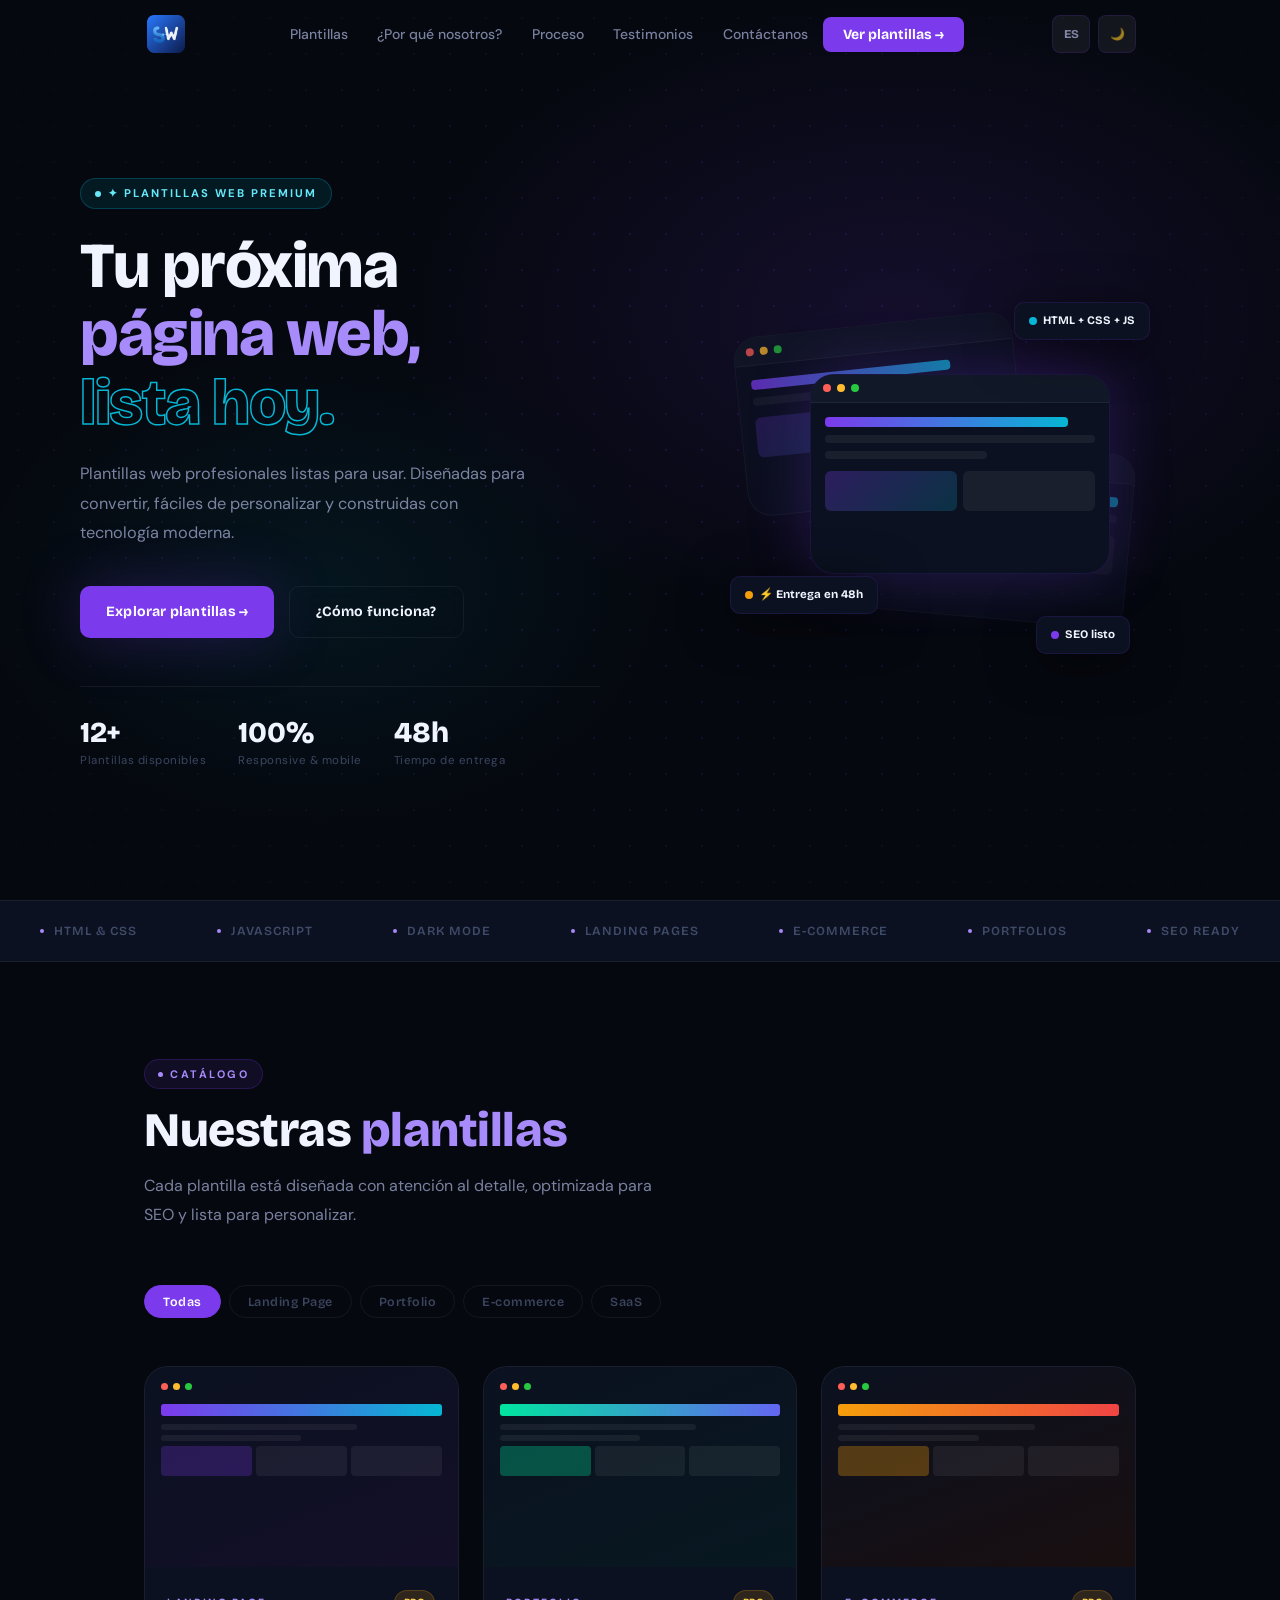
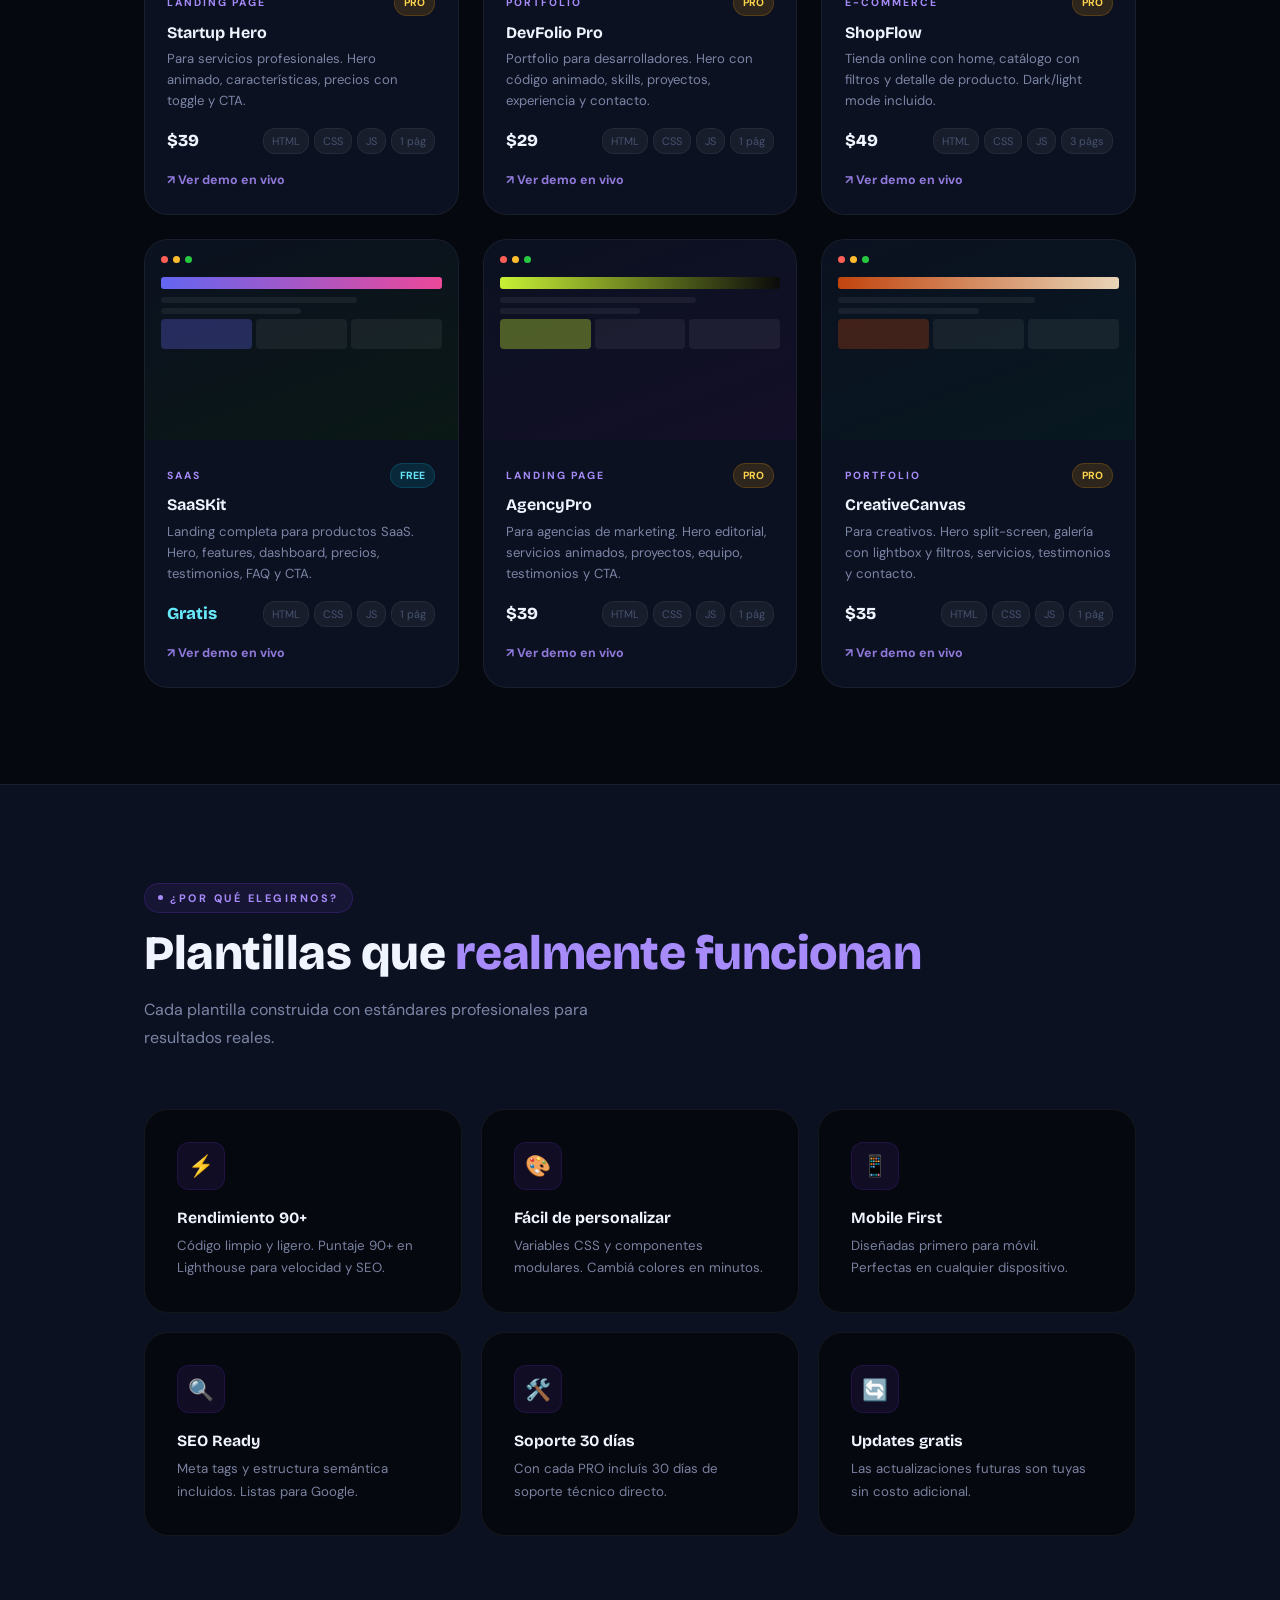
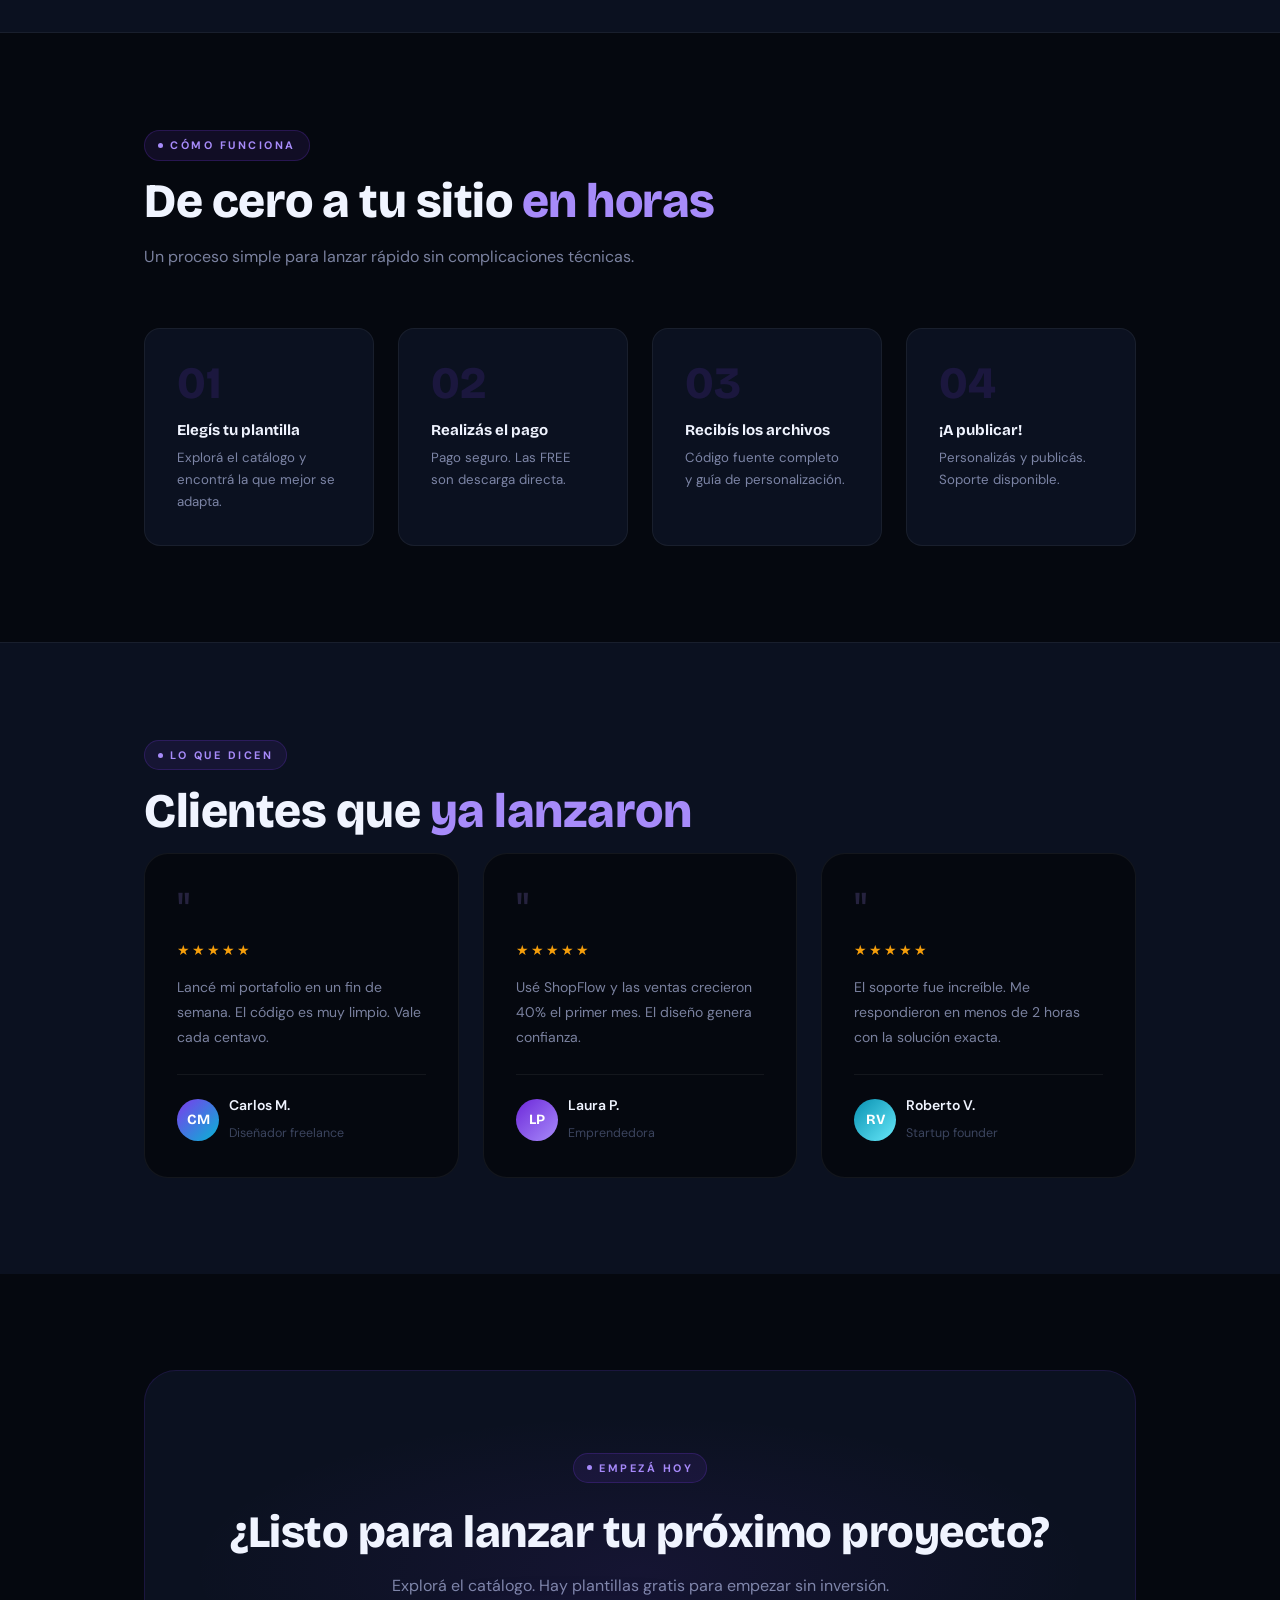
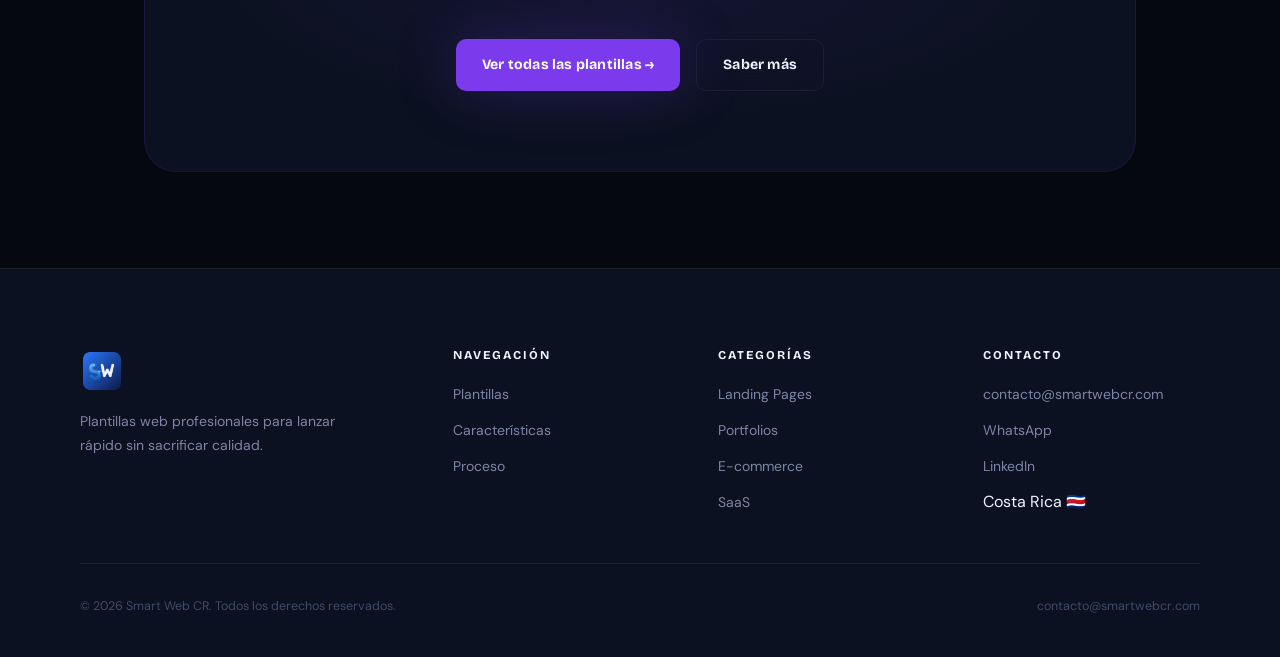
<file: index.html>
<!DOCTYPE html>
<html lang="es" data-theme="dark" data-lang="es">
<head>
  <meta charset="UTF-8"/>
  <meta name="viewport" content="width=device-width, initial-scale=1.0"/>
  <title>Smart Web CR — Plantillas Web Premium</title>
  <meta name="description" content="Plantillas web profesionales diseñadas para convertir. Listas para usar, fáciles de personalizar."/>
  <meta name="robots" content="index, follow"/>

  <!-- Open Graph / Facebook -->
  <meta property="og:type" content="website"/>
  <meta property="og:url" content="https://smartwebcr.com/"/>
  <meta property="og:title" content="Smart Web CR — Plantillas Web Premium"/>
  <meta property="og:description" content="Plantillas web profesionales diseñadas para convertir. Listas para usar, fáciles de personalizar."/>
  <meta property="og:image" content="https://smartwebcr.com/imagenes/logo-smartwebcr.png"/>

  <!-- Twitter -->
  <meta property="twitter:card" content="summary_large_image"/>
  <meta property="twitter:title" content="Smart Web CR — Plantillas Web Premium"/>
  <meta property="twitter:description" content="Plantillas web profesionales diseñadas para convertir. Listas para usar, fáciles de personalizar."/>
  <meta property="twitter:image" content="https://smartwebcr.com/imagenes/logo-smartwebcr.png"/>

  <link rel="icon" href="favicon.ico"/>
  <link rel="apple-touch-icon" href="apple-touch-icon.png"/>
  <link rel="stylesheet" href="css/main.css"/>
</head>
<body>

<!-- ══ NAV ══ -->
<nav id="main-nav">
  <div class="nav-inner">
    <a href="index.html" class="nav-logo">
      <img src="imagenes/logo-smartwebcr.png" alt="Smart Web CR"/>
    </a>
    <ul class="nav-links" id="nav-links">
      <li><a href="#templates" class="es">Plantillas</a>     <a href="#templates" class="en">Templates</a></li>
      <li><a href="#features"  class="es">¿Por qué nosotros?</a> <a href="#features" class="en">Why us?</a></li>
      <li><a href="#process"   class="es">Proceso</a>         <a href="#process"   class="en">Process</a></li>
      <li><a href="#testimonials" class="es">Testimonios</a>  <a href="#testimonials" class="en">Reviews</a></li>
      <li><a href="#footer" class="es">Contáctanos</a><a href="#footer" class="en">Contact us</a></li>
      <li><a href="#cta" class="nav-cta es">Ver plantillas →</a>
          <a href="#cta" class="nav-cta en">Browse templates →</a></li>
    </ul>
    <div class="nav-right">
      <button class="nav-btn" id="lang-btn">ES</button>
      <button class="nav-btn" id="theme-btn">🌙</button>
      <button class="nav-hamburger" id="hamburger" aria-label="Menú">
        <span></span><span></span><span></span>
      </button>
    </div>
  </div>
</nav>

<!-- ══ HERO ══ -->
<section id="hero">
  <div class="hero-mesh"></div>
  <div class="hero-dots"></div>
  <div class="hero-inner">
    <div>
      <div class="hero-badge es">✦ Plantillas web premium</div>
      <div class="hero-badge en">✦ Premium web templates</div>

      <h1 class="hero-h1 es">
        Tu próxima<br>
        <span class="accent">página web,</span>
        <span class="stroke">lista hoy.</span>
      </h1>
      <h1 class="hero-h1 en">
        Your next<br>
        <span class="accent">website,</span>
        <span class="stroke">ready today.</span>
      </h1>

      <p class="hero-p es">Plantillas web profesionales listas para usar. Diseñadas para convertir, fáciles de personalizar y construidas con tecnología moderna.</p>
      <p class="hero-p en">Professional web templates ready to use. Designed to convert, easy to customize, and built with modern technology.</p>

      <div class="hero-btns">
        <a href="#templates" class="btn btn-purple es">Explorar plantillas →</a>
        <a href="#templates" class="btn btn-purple en">Browse templates →</a>
        <a href="#process"   class="btn btn-outline es">¿Cómo funciona?</a>
        <a href="#process"   class="btn btn-outline en">How it works?</a>
      </div>

      <div class="hero-metrics">
        <div>
          <div class="metric-num" data-count="12" data-suffix="+">0+</div>
          <div class="metric-label es">Plantillas disponibles</div>
          <div class="metric-label en">Templates available</div>
        </div>
        <div>
          <div class="metric-num" data-count="100" data-suffix="%">0%</div>
          <div class="metric-label">Responsive & mobile</div>
        </div>
        <div>
          <div class="metric-num" data-count="48" data-suffix="h">0h</div>
          <div class="metric-label es">Tiempo de entrega</div>
          <div class="metric-label en">Delivery time</div>
        </div>
      </div>
    </div>

    <div class="hero-visual">
      <div class="preview-stack">
        <div class="preview-card">
          <div class="pc-bar"><div class="pc-dot"></div><div class="pc-dot"></div><div class="pc-dot"></div></div>
          <div class="pc-body"><div class="pc-line accent w90"></div><div class="pc-line w70"></div><div class="pc-line w60"></div><div class="pc-blocks"><div class="pc-block"></div><div class="pc-block"></div></div></div>
        </div>
        <div class="preview-card">
          <div class="pc-bar"><div class="pc-dot"></div><div class="pc-dot"></div><div class="pc-dot"></div></div>
          <div class="pc-body"><div class="pc-line accent w80"></div><div class="pc-line w60"></div><div class="pc-blocks"><div class="pc-block"></div><div class="pc-block"></div></div></div>
        </div>
        <div class="preview-card">
          <div class="pc-bar"><div class="pc-dot"></div><div class="pc-dot"></div><div class="pc-dot"></div></div>
          <div class="pc-body"><div class="pc-line accent"></div><div class="pc-line w70"></div><div class="pc-blocks"><div class="pc-block"></div><div class="pc-block"></div></div></div>
        </div>
        <div class="float-badge fb-1"><div class="fb-dot"></div><span>HTML + CSS + JS</span></div>
        <div class="float-badge fb-2"><div class="fb-dot a"></div><span class="es">⚡ Entrega en 48h</span><span class="en">⚡ 48h delivery</span></div>
        <div class="float-badge fb-3"><div class="fb-dot p"></div><span class="es">SEO listo</span><span class="en">SEO ready</span></div>
      </div>
    </div>
  </div>
</section>

<!-- ══ MARQUEE ══ -->
<div id="marquee">
  <div class="marquee-track">
    <span class="marquee-item"><span class="dot"></span>HTML &amp; CSS</span>
    <span class="marquee-item"><span class="dot"></span>JavaScript</span>
    <span class="marquee-item"><span class="dot"></span>Dark Mode</span>
    <span class="marquee-item"><span class="dot"></span>Landing Pages</span>
    <span class="marquee-item"><span class="dot"></span>E-commerce</span>
    <span class="marquee-item"><span class="dot"></span>Portfolios</span>
    <span class="marquee-item"><span class="dot"></span>SEO Ready</span>
    <span class="marquee-item"><span class="dot"></span>Mobile First</span>
    <span class="marquee-item"><span class="dot"></span>HTML &amp; CSS</span>
    <span class="marquee-item"><span class="dot"></span>JavaScript</span>
    <span class="marquee-item"><span class="dot"></span>Dark Mode</span>
    <span class="marquee-item"><span class="dot"></span>Landing Pages</span>
    <span class="marquee-item"><span class="dot"></span>E-commerce</span>
    <span class="marquee-item"><span class="dot"></span>Portfolios</span>
    <span class="marquee-item"><span class="dot"></span>SEO Ready</span>
    <span class="marquee-item"><span class="dot"></span>Mobile First</span>
  </div>
</div>

<!-- ══ TEMPLATES ══ -->
<section id="templates" style="padding:6rem 0">
  <div class="section-inner">
    <span class="tag es">Catálogo</span>
    <span class="tag en">Catalog</span>
    <h2 class="h-title es">Nuestras <em>plantillas</em></h2>
    <h2 class="h-title en">Our <em>templates</em></h2>
    <p class="h-sub es">Cada plantilla está diseñada con atención al detalle, optimizada para SEO y lista para personalizar.</p>
    <p class="h-sub en">Each template is crafted with attention to detail, optimized for SEO, and ready to customize.</p>

    <div class="filter-bar">
      <button class="filter-btn active" data-filter="all"><span class="es">Todas</span><span class="en">All</span></button>
      <button class="filter-btn" data-filter="landing">Landing Page</button>
      <button class="filter-btn" data-filter="portfolio">Portfolio</button>
      <button class="filter-btn" data-filter="ecommerce">E-commerce</button>
      <button class="filter-btn" data-filter="saas">SaaS</button>
    </div>

    <div class="tpl-grid">

     <!-- Startup Hero ✅ DEMO EN VIVO -->
<div class="tpl-card reveal up" data-cat="landing">
  <div class="tpl-preview">
    <div class="tpl-preview-inner">
      <div class="tpl-browser"><span></span><span></span><span></span></div>
      <div class="tpl-hero-bar"></div>
      <div class="tpl-lines">
        <div class="tpl-line w70"></div><div class="tpl-line w50"></div>
        <div class="tpl-blocks"><div class="tpl-block"></div><div class="tpl-block"></div><div class="tpl-block"></div></div>
      </div>
    </div>
    <div class="tpl-overlay">
      <button class="tpl-overlay-btn" onclick="window.open('pages/startup-hero.html','_blank')">Ver demo →</button>
    </div>
  </div>
  <div class="tpl-body">
    <div class="tpl-meta"><span class="tpl-cat">Landing Page</span><span class="tpl-badge badge-pro">PRO</span></div>
    <h3>Startup Hero</h3>
    <p class="es">Para servicios profesionales. Hero animado, características, precios con toggle y CTA.</p>
    <p class="en">For professional services. Animated hero, features, toggle pricing and CTA.</p>
    <div class="tpl-price">
      <span class="price">$39</span>
      <div class="tpl-chips"><span class="tpl-chip">HTML</span><span class="tpl-chip">CSS</span><span class="tpl-chip">JS</span><span class="tpl-chip">1 pág</span></div>
    </div>
    <a href="pages/startup-hero.html" target="_blank" class="demo-link">
      <span class="es">↗ Ver demo en vivo</span>
      <span class="en">↗ View live demo</span>
    </a>
  </div>
</div>

<!-- DevFolio Pro ✅ DEMO EN VIVO -->
<div class="tpl-card reveal up" data-cat="portfolio" style="transition-delay:.1s">
  <div class="tpl-preview">
    <div class="tpl-preview-inner">
      <div class="tpl-browser"><span></span><span></span><span></span></div>
      <div class="tpl-hero-bar" style="background:linear-gradient(90deg,#00E5A0,#6366F1)"></div>
      <div class="tpl-lines">
        <div class="tpl-line w70"></div><div class="tpl-line w50"></div>
        <div class="tpl-blocks">
          <div class="tpl-block" style="background:rgba(0,229,160,.3)"></div>
          <div class="tpl-block"></div>
          <div class="tpl-block"></div>
        </div>
      </div>
    </div>
    <div class="tpl-overlay">
      <button class="tpl-overlay-btn" onclick="window.open('pages/devfolio-pro.html','_blank')">Ver demo →</button>
    </div>
  </div>
  <div class="tpl-body">
    <div class="tpl-meta">
      <span class="tpl-cat">Portfolio</span>
      <span class="tpl-badge badge-pro">PRO</span>
    </div>
    <h3>DevFolio Pro</h3>
    <p class="es">Portfolio para desarrolladores. Hero con código animado, skills, proyectos, experiencia y contacto.</p>
    <p class="en">Developer portfolio. Animated code hero, skills, projects, experience and contact.</p>
    <div class="tpl-price">
      <span class="price">$29</span>
      <div class="tpl-chips">
        <span class="tpl-chip">HTML</span>
        <span class="tpl-chip">CSS</span>
        <span class="tpl-chip">JS</span>
        <span class="tpl-chip">1 pág</span>
      </div>
    </div>
    <a href="pages/devfolio-pro.html" target="_blank" class="demo-link">
      <span class="es">↗ Ver demo en vivo</span>
      <span class="en">↗ View live demo</span>
    </a>
  </div>
</div>

      <!-- ShopFlow ✅ DEMO EN VIVO -->
      <div class="tpl-card reveal up" data-cat="ecommerce" style="transition-delay:.2s">
        <div class="tpl-preview">
          <div class="tpl-preview-inner">
            <div class="tpl-browser"><span></span><span></span><span></span></div>
            <div class="tpl-hero-bar" style="background:linear-gradient(90deg,#F59E0B,#EF4444)"></div>
            <div class="tpl-lines">
              <div class="tpl-line w70"></div><div class="tpl-line w50"></div>
              <div class="tpl-blocks"><div class="tpl-block" style="background:rgba(245,158,11,.3)"></div><div class="tpl-block"></div><div class="tpl-block"></div></div>
            </div>
          </div>
          <div class="tpl-overlay">
            <button class="tpl-overlay-btn" onclick="window.open('pages/shopflow-index.html','_blank')">Ver demo →</button>
          </div>
        </div>
        <div class="tpl-body">
          <div class="tpl-meta"><span class="tpl-cat">E-commerce</span><span class="tpl-badge badge-pro">PRO</span></div>
          <h3>ShopFlow</h3>
          <p class="es">Tienda online con home, catálogo con filtros y detalle de producto. Dark/light mode incluido.</p>
          <p class="en">Online store with home, filtered catalog and product detail. Dark/light mode included.</p>
          <div class="tpl-price">
            <span class="price">$49</span>
            <div class="tpl-chips"><span class="tpl-chip">HTML</span><span class="tpl-chip">CSS</span><span class="tpl-chip">JS</span><span class="tpl-chip">3 págs</span></div>
          </div>
          <a href="pages/shopflow-index.html" target="_blank" class="demo-link">
            <span class="es">↗ Ver demo en vivo</span>
            <span class="en">↗ View live demo</span>
          </a>
        </div>
      </div>

    <!-- SaaSKit ✅ DEMO EN VIVO -->
<div class="tpl-card reveal up" data-cat="saas">
  <div class="tpl-preview">
    <div class="tpl-preview-inner">
      <div class="tpl-browser"><span></span><span></span><span></span></div>
      <div class="tpl-hero-bar" style="background:linear-gradient(90deg,#6366F1,#EC4899)"></div>
      <div class="tpl-lines">
        <div class="tpl-line w70"></div><div class="tpl-line w50"></div>
        <div class="tpl-blocks">
          <div class="tpl-block" style="background:rgba(99,102,241,.3)"></div>
          <div class="tpl-block"></div>
          <div class="tpl-block"></div>
        </div>
      </div>
    </div>
    <div class="tpl-overlay">
      <button class="tpl-overlay-btn" onclick="window.open('pages/saaskit.html','_blank')">Ver demo →</button>
    </div>
  </div>
  <div class="tpl-body">
    <div class="tpl-meta">
      <span class="tpl-cat">SaaS</span>
      <span class="tpl-badge badge-free">FREE</span>
    </div>
    <h3>SaaSKit</h3>
    <p class="es">Landing completa para productos SaaS. Hero, features, dashboard, precios, testimonios, FAQ y CTA.</p>
    <p class="en">Complete SaaS landing page. Hero, features, dashboard, pricing, testimonials, FAQ and CTA.</p>
    <div class="tpl-price">
      <span class="price free es">Gratis</span>
      <span class="price free en">Free</span>
      <div class="tpl-chips">
        <span class="tpl-chip">HTML</span>
        <span class="tpl-chip">CSS</span>
        <span class="tpl-chip">JS</span>
        <span class="tpl-chip">1 pág</span>
      </div>
    </div>
    <a href="pages/saaskit.html" target="_blank" class="demo-link">
      <span class="es">↗ Ver demo en vivo</span>
      <span class="en">↗ View live demo</span>
    </a>
  </div>
</div>

<!-- AgencyPro ✅ DEMO EN VIVO -->
<div class="tpl-card reveal up" data-cat="landing" style="transition-delay:.1s">
  <div class="tpl-preview">
    <div class="tpl-preview-inner">
      <div class="tpl-browser"><span></span><span></span><span></span></div>
      <div class="tpl-hero-bar" style="background:linear-gradient(90deg,#C8F135,#0A0A0A)"></div>
      <div class="tpl-lines">
        <div class="tpl-line w70"></div><div class="tpl-line w50"></div>
        <div class="tpl-blocks">
          <div class="tpl-block" style="background:rgba(200,241,53,.35)"></div>
          <div class="tpl-block"></div>
          <div class="tpl-block"></div>
        </div>
      </div>
    </div>
    <div class="tpl-overlay">
      <button class="tpl-overlay-btn" onclick="window.open('pages/agencypro.html','_blank')">Ver demo →</button>
    </div>
  </div>
  <div class="tpl-body">
    <div class="tpl-meta">
      <span class="tpl-cat">Landing Page</span>
      <span class="tpl-badge badge-pro">PRO</span>
    </div>
    <h3>AgencyPro</h3>
    <p class="es">Para agencias de marketing. Hero editorial, servicios animados, proyectos, equipo, testimonios y CTA.</p>
    <p class="en">For marketing agencies. Editorial hero, animated services, projects, team, testimonials and CTA.</p>
    <div class="tpl-price">
      <span class="price">$39</span>
      <div class="tpl-chips">
        <span class="tpl-chip">HTML</span>
        <span class="tpl-chip">CSS</span>
        <span class="tpl-chip">JS</span>
        <span class="tpl-chip">1 pág</span>
      </div>
    </div>
    <a href="pages/agencypro.html" target="_blank" class="demo-link">
      <span class="es">↗ Ver demo en vivo</span>
      <span class="en">↗ View live demo</span>
    </a>
  </div>
</div>

     <!-- CreativeCanvas ✅ DEMO EN VIVO -->
<div class="tpl-card reveal up" data-cat="portfolio" style="transition-delay:.2s">
  <div class="tpl-preview">
    <div class="tpl-preview-inner">
      <div class="tpl-browser"><span></span><span></span><span></span></div>
      <div class="tpl-hero-bar" style="background:linear-gradient(90deg,#C1440E,#E8D5B7)"></div>
      <div class="tpl-lines">
        <div class="tpl-line w70"></div><div class="tpl-line w50"></div>
        <div class="tpl-blocks">
          <div class="tpl-block" style="background:rgba(193,68,14,.3)"></div>
          <div class="tpl-block"></div>
          <div class="tpl-block"></div>
        </div>
      </div>
    </div>
    <div class="tpl-overlay">
      <button class="tpl-overlay-btn" onclick="window.open('pages/creativecanvas.html','_blank')">Ver demo →</button>
    </div>
  </div>
  <div class="tpl-body">
    <div class="tpl-meta">
      <span class="tpl-cat">Portfolio</span>
      <span class="tpl-badge badge-pro">PRO</span>
    </div>
    <h3>CreativeCanvas</h3>
    <p class="es">Para creativos. Hero split-screen, galería con lightbox y filtros, servicios, testimonios y contacto.</p>
    <p class="en">For creatives. Split-screen hero, lightbox gallery with filters, services, testimonials and contact.</p>
    <div class="tpl-price">
      <span class="price">$35</span>
      <div class="tpl-chips">
        <span class="tpl-chip">HTML</span>
        <span class="tpl-chip">CSS</span>
        <span class="tpl-chip">JS</span>
        <span class="tpl-chip">1 pág</span>
      </div>
    </div>
    <a href="pages/creativecanvas.html" target="_blank" class="demo-link">
      <span class="es">↗ Ver demo en vivo</span>
      <span class="en">↗ View live demo</span>
    </a>
  </div>
</div>

    </div>
  </div>
</section>

<!-- ══ FEATURES ══ -->
<section id="features">
  <div class="section-inner">
    <span class="tag es">¿Por qué elegirnos?</span>
    <span class="tag en">Why choose us?</span>
    <h2 class="h-title es">Plantillas que <em>realmente funcionan</em></h2>
    <h2 class="h-title en">Templates that <em>actually work</em></h2>
    <p class="h-sub es">Cada plantilla construida con estándares profesionales para resultados reales.</p>
    <p class="h-sub en">Every template built to professional standards for real results.</p>
    <div class="feat-grid">
      <div class="feat-card reveal up">
        <div class="feat-ico">⚡</div>
        <h3 class="es">Rendimiento 90+</h3><h3 class="en">90+ Performance</h3>
        <p class="es">Código limpio y ligero. Puntaje 90+ en Lighthouse para velocidad y SEO.</p>
        <p class="en">Clean, lightweight code. 90+ Lighthouse score for speed and SEO.</p>
      </div>
      <div class="feat-card reveal up" style="transition-delay:.1s">
        <div class="feat-ico">🎨</div>
        <h3 class="es">Fácil de personalizar</h3><h3 class="en">Easy to customize</h3>
        <p class="es">Variables CSS y componentes modulares. Cambiá colores en minutos.</p>
        <p class="en">CSS variables and modular components. Change colors in minutes.</p>
      </div>
      <div class="feat-card reveal up" style="transition-delay:.2s">
        <div class="feat-ico">📱</div>
        <h3>Mobile First</h3>
        <p class="es">Diseñadas primero para móvil. Perfectas en cualquier dispositivo.</p>
        <p class="en">Designed mobile-first. Perfect on any device.</p>
      </div>
      <div class="feat-card reveal up">
        <div class="feat-ico">🔍</div>
        <h3>SEO Ready</h3>
        <p class="es">Meta tags y estructura semántica incluidos. Listas para Google.</p>
        <p class="en">Meta tags and semantic structure included. Ready for Google.</p>
      </div>
      <div class="feat-card reveal up" style="transition-delay:.1s">
        <div class="feat-ico">🛠️</div>
        <h3 class="es">Soporte 30 días</h3><h3 class="en">30-day support</h3>
        <p class="es">Con cada PRO incluís 30 días de soporte técnico directo.</p>
        <p class="en">Every PRO includes 30 days of direct technical support.</p>
      </div>
      <div class="feat-card reveal up" style="transition-delay:.2s">
        <div class="feat-ico">🔄</div>
        <h3 class="es">Updates gratis</h3><h3 class="en">Free updates</h3>
        <p class="es">Las actualizaciones futuras son tuyas sin costo adicional.</p>
        <p class="en">All future updates are yours at no extra cost.</p>
      </div>
    </div>
  </div>
</section>

<!-- ══ PROCESS ══ -->
<section id="process" style="padding:6rem 0">
  <div class="section-inner">
    <span class="tag es">Cómo funciona</span>
    <span class="tag en">How it works</span>
    <h2 class="h-title es">De cero a tu sitio <em>en horas</em></h2>
    <h2 class="h-title en">From zero to your site <em>in hours</em></h2>
    <p class="h-sub es">Un proceso simple para lanzar rápido sin complicaciones técnicas.</p>
    <p class="h-sub en">A simple process to launch fast without technical hassles.</p>
    <div class="proc-grid">
      <div class="proc-step reveal up"><div class="proc-num">01</div><h3 class="es">Elegís tu plantilla</h3><h3 class="en">Choose template</h3><p class="es">Explorá el catálogo y encontrá la que mejor se adapta.</p><p class="en">Browse and find the best fit.</p></div>
      <div class="proc-step reveal up" style="transition-delay:.1s"><div class="proc-num">02</div><h3 class="es">Realizás el pago</h3><h3 class="en">Complete payment</h3><p class="es">Pago seguro. Las FREE son descarga directa.</p><p class="en">Secure payment. Free templates are direct downloads.</p></div>
      <div class="proc-step reveal up" style="transition-delay:.2s"><div class="proc-num">03</div><h3 class="es">Recibís los archivos</h3><h3 class="en">Receive files</h3><p class="es">Código fuente completo y guía de personalización.</p><p class="en">Full source code and customization guide.</p></div>
      <div class="proc-step reveal up" style="transition-delay:.3s"><div class="proc-num">04</div><h3 class="es">¡A publicar!</h3><h3 class="en">Go live!</h3><p class="es">Personalizás y publicás. Soporte disponible.</p><p class="en">Customize and publish. Support available.</p></div>
    </div>
  </div>
</section>

<!-- ══ TESTIMONIALS ══ -->
<section id="testimonials">
  <div class="section-inner">
    <span class="tag es">Lo que dicen</span>
    <span class="tag en">What they say</span>
    <h2 class="h-title es">Clientes que <em>ya lanzaron</em></h2>
    <h2 class="h-title en">Clients who <em>already launched</em></h2>
    <div class="testi-grid">
      <div class="testi-card reveal up">
        <div class="testi-q">"</div>
        <p class="testi-stars">★★★★★</p>
        <p class="testi-text es">Lancé mi portafolio en un fin de semana. El código es muy limpio. Vale cada centavo.</p>
        <p class="testi-text en">I launched my portfolio in a weekend. The code is very clean. Worth every penny.</p>
        <div class="testi-author"><div class="testi-av av1">CM</div><div class="testi-info"><strong>Carlos M.</strong><span class="es">Diseñador freelance</span><span class="en">Freelance designer</span></div></div>
      </div>
      <div class="testi-card reveal up" style="transition-delay:.08s">
        <div class="testi-q">"</div>
        <p class="testi-stars">★★★★★</p>
        <p class="testi-text es">Usé ShopFlow y las ventas crecieron 40% el primer mes. El diseño genera confianza.</p>
        <p class="testi-text en">I used ShopFlow and sales grew 40% the first month. The design builds trust.</p>
        <div class="testi-author"><div class="testi-av av2">LP</div><div class="testi-info"><strong>Laura P.</strong><span class="es">Emprendedora</span><span class="en">Entrepreneur</span></div></div>
      </div>
      <div class="testi-card reveal up" style="transition-delay:.16s">
        <div class="testi-q">"</div>
        <p class="testi-stars">★★★★★</p>
        <p class="testi-text es">El soporte fue increíble. Me respondieron en menos de 2 horas con la solución exacta.</p>
        <p class="testi-text en">The support was incredible. They replied in less than 2 hours with the exact solution.</p>
        <div class="testi-author"><div class="testi-av av3">RV</div><div class="testi-info"><strong>Roberto V.</strong><span class="es">Startup founder</span><span class="en">Startup founder</span></div></div>
      </div>
    </div>
  </div>
</section>

<!-- ══ CTA ══ -->
<section id="cta" style="padding:6rem 0">
  <div class="section-inner">
    <div class="cta-card reveal up">
      <span class="tag es" style="margin-bottom:1.5rem">Empezá hoy</span>
      <span class="tag en" style="margin-bottom:1.5rem">Start today</span>
      <h2 class="es">¿Listo para lanzar tu próximo proyecto?</h2>
      <h2 class="en">Ready to launch your next project?</h2>
      <p class="es">Explorá el catálogo. Hay plantillas gratis para empezar sin inversión.</p>
      <p class="en">Explore the catalog. There are free templates to get started.</p>
      <div class="cta-btns">
        <a href="#templates" class="btn btn-purple es">Ver todas las plantillas →</a>
        <a href="#templates" class="btn btn-purple en">Browse all templates →</a>
        <a href="#features"  class="btn btn-outline es">Saber más</a>
        <a href="#features"  class="btn btn-outline en">Learn more</a>
      </div>
    </div>
  </div>
</section>

<!-- ══ FOOTER ══ -->
<footer id="footer">
  <div class="footer-inner">
    <div class="footer-top">
      <div class="footer-brand footer-col">
        <img src="imagenes/logo-smartwebcr.png" alt="Smart Web CR" class="footer-logo"/>
        <p class="es">Plantillas web profesionales para lanzar rápido sin sacrificar calidad.</p>
        <p class="en">Professional web templates to launch fast without sacrificing quality.</p>
      </div>
      <div class="footer-col">
        <h4 class="es">Navegación</h4><h4 class="en">Navigation</h4>
        <ul>
          <li><a href="#templates" class="es">Plantillas</a>   <a href="#templates" class="en">Templates</a></li>
          <li><a href="#features"  class="es">Características</a> <a href="#features" class="en">Features</a></li>
          <li><a href="#process"   class="es">Proceso</a>       <a href="#process"   class="en">Process</a></li>
        </ul>
      </div>
      <div class="footer-col">
        <h4 class="es">Categorías</h4><h4 class="en">Categories</h4>
        <ul>
          <li><a href="#templates">Landing Pages</a></li>
          <li><a href="#templates">Portfolios</a></li>
          <li><a href="#templates">E-commerce</a></li>
          <li><a href="#templates">SaaS</a></li>
        </ul>
      </div>
      <div class="footer-col">
        <h4 class="es">Contacto</h4><h4 class="en">Contact</h4>
        <ul>
          <li><a href="mailto:contacto@smartwebcr.com">contacto@smartwebcr.com</a></li>
          <li><a href="https://wa.me/50686242972" target="_blank">WhatsApp</a></li>
          <li><a href="https://www.linkedin.com/company/112328530/admin/page-posts/published/" target="_blank">LinkedIn</a></li>
          <li><span>Costa Rica 🇨🇷</span></li>
        </ul>
      </div>
    </div>
    <div class="footer-bottom">
      <span>© <span id="footer-year"></span> Smart Web CR. <span class="es">Todos los derechos reservados.</span><span class="en">All rights reserved.</span></span>
      <a href="mailto:contacto@smartwebcr.com">contacto@smartwebcr.com</a>
    </div>
  </div>
</footer>

<script src="js/main.js"></script>
</body>
</html>
</file>
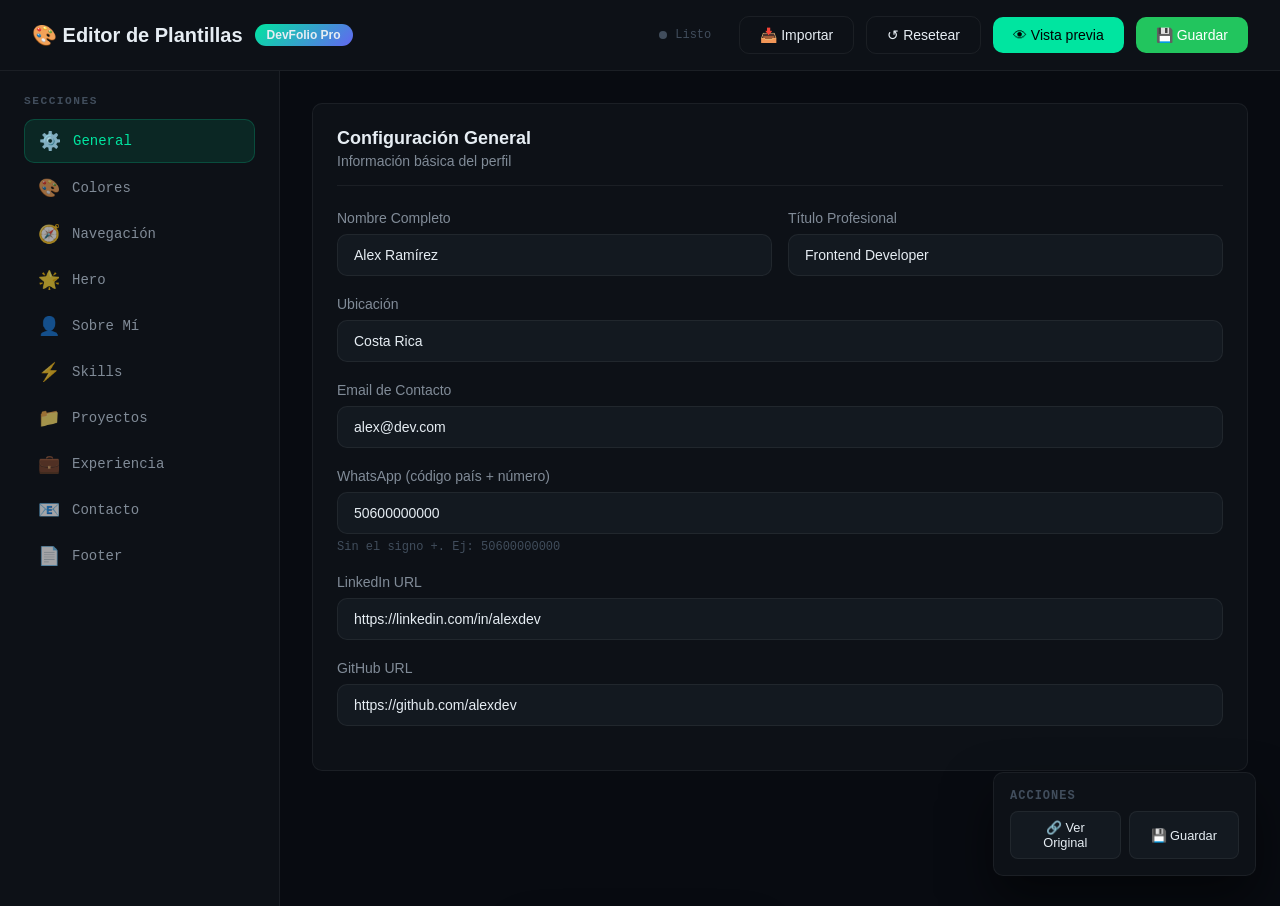
<file: editor-devfolio-pro.html>
<!DOCTYPE html>
<html lang="es" data-theme="dark">
<head>
  <meta charset="UTF-8"/>
  <meta name="viewport" content="width=device-width, initial-scale=1.0"/>
  <title>Editor de Plantilla - DevFolio Pro</title>
  <link rel="stylesheet" href="css/editor-devfolio-pro.css">
</head>
<body>

<!-- Header -->
<header class="editor-header">
  <div class="editor-title">
    <h1>🎨 Editor de Plantillas</h1>
    <span>DevFolio Pro</span>
  </div>
  <div class="editor-actions">
    <div class="autosave-indicator">
      <div class="autosave-dot" id="autosave-dot"></div>
      <span id="autosave-text">Listo</span>
    </div>
    <button class="btn btn-outline" onclick="importConfig()">📥 Importar</button>
    <button class="btn btn-outline" onclick="resetConfig()">↺ Resetear</button>
    <button class="btn btn-primary" onclick="previewTemplate()">👁 Vista previa</button>
    <button class="btn btn-success" onclick="saveConfig()">💾 Guardar</button>
  </div>
  <input type="file" id="import-file" accept=".json" style="display:none" onchange="handleImport(event)">
</header>

<!-- Main Layout -->
<div class="editor-layout">

  <!-- Sidebar -->
  <aside class="editor-sidebar">
    <div class="sidebar-section">
      <div class="sidebar-title">Secciones</div>
      <ul class="sidebar-nav">
        <li><a href="#panel-general" class="active" data-section="general"><span class="icon">⚙️</span> General</a></li>
        <li><a href="#panel-colors" data-section="colors"><span class="icon">🎨</span> Colores</a></li>
        <li><a href="#panel-nav" data-section="nav"><span class="icon">🧭</span> Navegación</a></li>
        <li><a href="#panel-hero" data-section="hero"><span class="icon">🌟</span> Hero</a></li>
        <li><a href="#panel-about" data-section="about"><span class="icon">👤</span> Sobre Mí</a></li>
        <li><a href="#panel-skills" data-section="skills"><span class="icon">⚡</span> Skills</a></li>
        <li><a href="#panel-projects" data-section="projects"><span class="icon">📁</span> Proyectos</a></li>
        <li><a href="#panel-experience" data-section="experience"><span class="icon">💼</span> Experiencia</a></li>
        <li><a href="#panel-contact" data-section="contact"><span class="icon">📧</span> Contacto</a></li>
        <li><a href="#panel-footer" data-section="footer"><span class="icon">📄</span> Footer</a></li>
      </ul>
    </div>
  </aside>

  <!-- Content -->
  <main class="editor-content">

    <!-- General -->
    <section id="panel-general" class="section-panel active">
      <div class="panel">
        <div class="panel-header">
          <div>
            <h2 class="panel-title">Configuración General</h2>
            <p class="panel-subtitle">Información básica del perfil</p>
          </div>
        </div>

        <div class="form-row">
          <div class="form-group">
            <label class="form-label">Nombre Completo</label>
            <input type="text" class="form-input" id="general-name" placeholder="Alex Ramírez">
          </div>
          <div class="form-group">
            <label class="form-label">Título Profesional</label>
            <input type="text" class="form-input" id="general-title" placeholder="Frontend Developer">
          </div>
        </div>

        <div class="form-group">
          <label class="form-label">Ubicación</label>
          <input type="text" class="form-input" id="general-location" placeholder="Costa Rica">
        </div>

        <div class="form-group">
          <label class="form-label">Email de Contacto</label>
          <input type="email" class="form-input" id="contact-email" placeholder="alex@dev.com">
        </div>

        <div class="form-group">
          <label class="form-label">WhatsApp (código país + número)</label>
          <input type="text" class="form-input" id="contact-whatsapp" placeholder="50600000000">
          <p class="helper-text">Sin el signo +. Ej: 50600000000</p>
        </div>

        <div class="form-group">
          <label class="form-label">LinkedIn URL</label>
          <input type="text" class="form-input" id="contact-linkedin" placeholder="https://linkedin.com/in/alexdev">
        </div>

        <div class="form-group">
          <label class="form-label">GitHub URL</label>
          <input type="text" class="form-input" id="contact-github" placeholder="https://github.com/alexdev">
        </div>
      </div>
    </section>

    <!-- Colors -->
    <section id="panel-colors" class="section-panel">
      <div class="panel">
        <div class="panel-header">
          <div>
            <h2 class="panel-title">Colores</h2>
            <p class="panel-subtitle">Personalizá la paleta de colores</p>
          </div>
        </div>

        <div class="form-group">
          <label class="form-label">Color de Acento (Principal)</label>
          <div class="color-input-wrapper">
            <input type="color" class="color-picker" id="colors-accent-picker" value="#00E5A0">
            <input type="text" class="form-input color-value" id="colors-accent" placeholder="#00E5A0">
          </div>
          <p class="helper-text">Color principal de botones y enlaces (verde menta por defecto)</p>
        </div>

        <div class="form-group">
          <label class="form-label">Color Secundario</label>
          <div class="color-input-wrapper">
            <input type="color" class="color-picker" id="colors-secondary-picker" value="#6366F1">
            <input type="text" class="form-input color-value" id="colors-secondary" placeholder="#6366F1">
          </div>
          <p class="helper-text">Para gradientes y elementos secundarios (índigo por defecto)</p>
        </div>

        <div class="form-group">
          <label class="form-label">Tema por Defecto</label>
          <select class="form-select" id="colors-theme">
            <option value="dark">Oscuro</option>
            <option value="light">Claro</option>
          </select>
        </div>
      </div>
    </section>

    <!-- Nav -->
    <section id="panel-nav" class="section-panel">
      <div class="panel">
        <div class="panel-header">
          <div>
            <h2 class="panel-title">Navegación</h2>
            <p class="panel-subtitle">Menú principal y CTA</p>
          </div>
        </div>

        <div class="form-group">
          <label class="form-label">Logo (formato: { nombre.dev })</label>
          <div class="form-row">
            <input type="text" class="form-input" id="nav-logoName" placeholder="alex">
            <input type="text" class="form-input" id="nav-logoSuffix" placeholder=".dev">
          </div>
        </div>

        <div class="form-group">
          <label class="form-label">Texto del CTA</label>
          <input type="text" class="form-input" id="nav-ctaText" placeholder="Contratame →">
        </div>

        <h3 style="margin:1.5rem 0 1rem;font-size:0.95rem;color:var(--text2);font-family:'Fira Code',monospace">Enlaces del Menú</h3>
        <div class="repeater" id="nav-repeater"></div>
        <button class="btn-add" onclick="addNavLink()">+ Agregar enlace</button>
      </div>
    </section>

    <!-- Hero -->
    <section id="panel-hero" class="section-panel">
      <div class="panel">
        <div class="panel-header">
          <div>
            <h2 class="panel-title">Hero Section</h2>
            <p class="panel-subtitle">La primera impresión de tu portfolio</p>
          </div>
        </div>

        <div class="form-group">
          <label class="form-label">Texto de Estado</label>
          <input type="text" class="form-input" id="hero-statusText" placeholder="Disponible para proyectos">
        </div>

        <div class="form-group">
          <label class="form-label">Saludo</label>
          <input type="text" class="form-input" id="hero-greeting" placeholder="// Hola, soy">
        </div>

        <div class="form-group">
          <label class="form-label">Nombre Destacado</label>
          <input type="text" class="form-input" id="hero-name" placeholder="Alex Ramírez">
        </div>

        <div class="form-group">
          <label class="form-label">Descripción</label>
          <textarea class="form-textarea" id="hero-description" rows="3"></textarea>
        </div>

        <div class="form-row">
          <div class="form-group">
            <label class="form-label">CTA Primario</label>
            <input type="text" class="form-input" id="hero-ctaPrimary" placeholder="Ver proyectos →">
          </div>
          <div class="form-group">
            <label class="form-label">CTA Secundario</label>
            <input type="text" class="form-input" id="hero-ctaSecondary" placeholder="Contactarme">
          </div>
        </div>

        <div class="form-group">
          <label class="form-label">Stack Technologies (separadas por coma)</label>
          <input type="text" class="form-input" id="hero-stack" placeholder="React, Next.js, TypeScript, Tailwind, Node.js">
        </div>

        <div class="form-group">
          <label class="form-label">Roles para Typing Effect (separados por |)</label>
          <input type="text" class="form-input" id="hero-roles" placeholder="Frontend Developer|React Specialist|UI/UX Enthusiast|JavaScript Expert">
          <p class="helper-text">Separá cada rol con el símbolo |</p>
        </div>

        <h3 style="margin:1.5rem 0 1rem;font-size:0.95rem;color:var(--text2);font-family:'Fira Code',monospace">Badges Flotantes</h3>
        <div class="repeater" id="hero-float-repeater"></div>
        <button class="btn-add" onclick="addHeroFloat()">+ Agregar badge flotante</button>

        <h3 style="margin:1.5rem 0 1rem;font-size:0.95rem;color:var(--text2);font-family:'Fira Code',monospace">Code Card - Skills</h3>
        <div class="repeater" id="hero-code-repeater"></div>
        <button class="btn-add" onclick="addHeroCodeSkill()">+ Agregar skill al código</button>
      </div>
    </section>

    <!-- About -->
    <section id="panel-about" class="section-panel">
      <div class="panel">
        <div class="panel-header">
          <div>
            <h2 class="panel-title">Sobre Mí</h2>
            <p class="panel-subtitle">Contá tu historia</p>
          </div>
        </div>

        <div class="form-group">
          <label class="form-label">Título</label>
          <input type="text" class="form-input" id="about-title" placeholder="Código limpio, resultados reales">
        </div>

        <div class="form-group">
          <label class="form-label">Descripción (párrafo 1)</label>
          <textarea class="form-textarea" id="about-desc1" rows="2"></textarea>
        </div>

        <div class="form-group">
          <label class="form-label">Descripción (párrafo 2)</label>
          <textarea class="form-textarea" id="about-desc2" rows="2"></textarea>
        </div>

        <div class="form-group">
          <label class="form-label">Descripción (párrafo 3)</label>
          <textarea class="form-textarea" id="about-desc3" rows="2"></textarea>
        </div>

        <div class="form-group">
          <label class="form-label">Emoji/Illustración</label>
          <input type="text" class="form-input" id="about-emoji" placeholder="👨‍💻" maxlength="4">
        </div>

        <div class="form-group">
          <label class="form-label">Badges (separados por |)</label>
          <input type="text" class="form-input" id="about-badges" placeholder="🏆 Top Rated Dev|📍 Costa Rica 🇨🇷">
          <p class="helper-text">Separá cada badge con el símbolo |</p>
        </div>

        <h3 style="margin:1.5rem 0 1rem;font-size:0.95rem;color:var(--text2);font-family:'Fira Code',monospace">Estadísticas</h3>
        <div class="repeater" id="about-stats-repeater"></div>
        <button class="btn-add" onclick="addAboutStat()">+ Agregar estadística</button>
      </div>
    </section>

    <!-- Skills -->
    <section id="panel-skills" class="section-panel">
      <div class="panel">
        <div class="panel-header">
          <div>
            <h2 class="panel-title">Skills</h2>
            <p class="panel-subtitle">Tus habilidades técnicas</p>
          </div>
        </div>

        <div class="form-group">
          <label class="form-label">Título</label>
          <input type="text" class="form-input" id="skills-title" placeholder="Mi stack técnico">
        </div>

        <div class="form-group">
          <label class="form-label">Subtítulo</label>
          <input type="text" class="form-input" id="skills-subtitle" placeholder="Tecnologías con las que trabajo diariamente...">
        </div>

        <div class="form-group">
          <label class="form-label">Categorías (separadas por coma)</label>
          <input type="text" class="form-input" id="skills-categories" placeholder="Todos, Frontend, Backend, Herramientas">
        </div>

        <h3 style="margin:1.5rem 0 1rem;font-size:0.95rem;color:var(--text2);font-family:'Fira Code',monospace">Lista de Skills</h3>
        <div class="repeater" id="skills-repeater"></div>
        <button class="btn-add" onclick="addSkill()">+ Agregar skill</button>
      </div>
    </section>

    <!-- Projects -->
    <section id="panel-projects" class="section-panel">
      <div class="panel">
        <div class="panel-header">
          <div>
            <h2 class="panel-title">Proyectos</h2>
            <p class="panel-subtitle">Mostrá tu trabajo</p>
          </div>
        </div>

        <div class="form-group">
          <label class="form-label">Título</label>
          <input type="text" class="form-input" id="projects-title" placeholder="Lo que he construido">
        </div>

        <div class="form-group">
          <label class="form-label">GitHub Link Texto</label>
          <input type="text" class="form-input" id="projects-githubText" placeholder="Ver más en GitHub →">
        </div>

        <div class="form-group">
          <label class="form-label">GitHub URL</label>
          <input type="text" class="form-input" id="projects-githubUrl" placeholder="https://github.com">
        </div>

        <h3 style="margin:1.5rem 0 1rem;font-size:0.95rem;color:var(--text2);font-family:'Fira Code',monospace">Lista de Proyectos</h3>
        <div class="repeater" id="projects-repeater"></div>
        <button class="btn-add" onclick="addProject()">+ Agregar proyecto</button>
      </div>
    </section>

    <!-- Experience -->
    <section id="panel-experience" class="section-panel">
      <div class="panel">
        <div class="panel-header">
          <div>
            <h2 class="panel-title">Experiencia</h2>
            <p class="panel-subtitle">Tu trayectoria profesional</p>
          </div>
        </div>

        <div class="form-group">
          <label class="form-label">Título</label>
          <input type="text" class="form-input" id="experience-title" placeholder="Mi trayectoria">
        </div>

        <div class="form-group">
          <label class="form-label">Subtítulo</label>
          <input type="text" class="form-input" id="experience-subtitle" placeholder="Los proyectos y empresas que me formaron...">
        </div>

        <h3 style="margin:1.5rem 0 1rem;font-size:0.95rem;color:var(--text2);font-family:'Fira Code',monospace">Experiencias Laborales</h3>
        <div class="repeater" id="experience-repeater"></div>
        <button class="btn-add" onclick="addExperience()">+ Agregar experiencia</button>
      </div>
    </section>

    <!-- Contact -->
    <section id="panel-contact" class="section-panel">
      <div class="panel">
        <div class="panel-header">
          <div>
            <h2 class="panel-title">Contacto</h2>
            <p class="panel-subtitle">Invitá a que te escriban</p>
          </div>
        </div>

        <div class="form-group">
          <label class="form-label">Título</label>
          <input type="text" class="form-input" id="contact-title" placeholder="¿Trabajamos juntos?">
        </div>

        <div class="form-group">
          <label class="form-label">Descripción</label>
          <textarea class="form-textarea" id="contact-description" rows="3"></textarea>
        </div>

        <div class="form-group">
          <label class="form-label">Texto del Botón</label>
          <input type="text" class="form-input" id="contact-btnText" placeholder="Enviar mensaje →">
        </div>
      </div>
    </section>

    <!-- Footer -->
    <section id="panel-footer" class="section-panel">
      <div class="panel">
        <div class="panel-header">
          <div>
            <h2 class="panel-title">Footer</h2>
            <p class="panel-subtitle">Pie de página</p>
          </div>
        </div>

        <div class="form-group">
          <label class="form-label">Texto del Footer</label>
          <input type="text" class="form-input" id="footer-text" placeholder="Hecho con ❤️ y mucho ☕">
        </div>

        <div class="form-group">
          <label class="form-label">Enlaces (separados por coma)</label>
          <input type="text" class="form-input" id="footer-links" placeholder="Inicio, Proyectos, Contacto, GitHub">
        </div>
      </div>
    </section>

  </main>
</div>

<!-- Preview Panel -->
<div class="preview-panel">
  <h4>Acciones</h4>
  <div class="preview-buttons">
    <a href="pages/devfolio-pro.html" target="_blank" class="preview-btn">🔗 Ver Original</a>
    <button class="preview-btn" onclick="saveConfig()">💾 Guardar</button>
  </div>
</div>

<!-- Toast -->
<div class="toast" id="toast">Configuración guardada ✅</div>

<script>
// ============================================
// CONFIGURACIÓN Y ESTADO
// ============================================

let config = {};
const CONFIG_URL = 'config/devfolio-pro-config.json';
let hasUnsavedChanges = false;
let autosaveTimeout = null;

// Mark as changed when any input changes
function markAsChanged() {
  hasUnsavedChanges = true;
  updateAutosaveIndicator('saving');
  clearTimeout(autosaveTimeout);
  autosaveTimeout = setTimeout(() => {
    autosave();
  }, 2000);
}

function updateAutosaveIndicator(state) {
  const dot = document.getElementById('autosave-dot');
  const text = document.getElementById('autosave-text');

  dot.classList.remove('saved', 'saving');

  if (state === 'saving') {
    dot.classList.add('saving');
    text.textContent = 'Guardando...';
  } else if (state === 'saved') {
    dot.classList.add('saved');
    text.textContent = 'Guardado';
    setTimeout(() => {
      dot.classList.remove('saved');
      text.textContent = 'Listo';
    }, 2000);
  }
}

function autosave() {
  getConfigFromForm();
  localStorage.setItem('devfolio-pro-config', JSON.stringify(config));
  hasUnsavedChanges = false;
  updateAutosaveIndicator('saved');
}

// Warn before leaving with unsaved changes
window.addEventListener('beforeunload', (e) => {
  if (hasUnsavedChanges) {
    e.preventDefault();
    e.returnValue = '';
  }
});

// ============================================
// CARGA INICIAL
// ============================================

async function loadConfig() {
  try {
    const response = await fetch(CONFIG_URL + '?t=' + Date.now());
    if (!response.ok) {
      throw new Error('Config not found');
    }
    config = await response.json();
    populateForm();
    renderRepeaters();
  } catch (error) {
    // Config file doesn't exist yet, use defaults from initialization
    console.log('Usando configuración por defecto');
    populateForm();
    renderRepeaters();
  }
}

// ============================================
// POPULAR FORMULARIO
// ============================================

function populateForm() {
  // General
  document.getElementById('general-name').value = config.general?.name || '';
  document.getElementById('general-title').value = config.general?.title || '';
  document.getElementById('general-location').value = config.general?.location || '';
  document.getElementById('contact-email').value = config.contact?.email || '';
  document.getElementById('contact-whatsapp').value = config.contact?.whatsapp || '';
  document.getElementById('contact-linkedin').value = config.contact?.linkedin || '';
  document.getElementById('contact-github').value = config.contact?.github || '';

  // Colors
  document.getElementById('colors-accent').value = config.colors?.accent || '';
  document.getElementById('colors-accent-picker').value = config.colors?.accent || '#00E5A0';
  document.getElementById('colors-secondary').value = config.colors?.secondary || '';
  document.getElementById('colors-secondary-picker').value = config.colors?.secondary || '#6366F1';
  document.getElementById('colors-theme').value = config.colors?.theme || 'dark';

  // Nav
  document.getElementById('nav-logoName').value = config.nav?.logoName || '';
  document.getElementById('nav-logoSuffix').value = config.nav?.logoSuffix || '';
  document.getElementById('nav-ctaText').value = config.nav?.ctaText || '';

  // Hero
  document.getElementById('hero-statusText').value = config.hero?.statusText || '';
  document.getElementById('hero-greeting').value = config.hero?.greeting || '';
  document.getElementById('hero-name').value = config.hero?.name || '';
  document.getElementById('hero-description').value = config.hero?.description || '';
  document.getElementById('hero-ctaPrimary').value = config.hero?.ctaPrimary || '';
  document.getElementById('hero-ctaSecondary').value = config.hero?.ctaSecondary || '';
  document.getElementById('hero-stack').value = config.hero?.stack || '';
  document.getElementById('hero-roles').value = config.hero?.roles || '';

  // About
  document.getElementById('about-title').value = config.about?.title || '';
  document.getElementById('about-desc1').value = config.about?.desc1 || '';
  document.getElementById('about-desc2').value = config.about?.desc2 || '';
  document.getElementById('about-desc3').value = config.about?.desc3 || '';
  document.getElementById('about-emoji').value = config.about?.emoji || '';
  document.getElementById('about-badges').value = config.about?.badges || '';

  // Skills
  document.getElementById('skills-title').value = config.skills?.title || '';
  document.getElementById('skills-subtitle').value = config.skills?.subtitle || '';
  document.getElementById('skills-categories').value = config.skills?.categories || '';

  // Projects
  document.getElementById('projects-title').value = config.projects?.title || '';
  document.getElementById('projects-githubText').value = config.projects?.githubText || '';
  document.getElementById('projects-githubUrl').value = config.projects?.githubUrl || '';

  // Experience
  document.getElementById('experience-title').value = config.experience?.title || '';
  document.getElementById('experience-subtitle').value = config.experience?.subtitle || '';

  // Contact
  document.getElementById('contact-title').value = config.contact?.sectionTitle || '';
  document.getElementById('contact-description').value = config.contact?.sectionDescription || '';
  document.getElementById('contact-btnText').value = config.contact?.btnText || '';

  // Footer
  document.getElementById('footer-text').value = config.footer?.text || '';
  document.getElementById('footer-links').value = config.footer?.links || '';
}

// ============================================
// RENDERERS
// ============================================

function renderRepeaters() {
  renderNavLinks();
  renderHeroFloats();
  renderHeroCodeSkills();
  renderAboutStats();
  renderSkills();
  renderProjects();
  renderExperiences();
}

function renderNavLinks() {
  const container = document.getElementById('nav-repeater');
  container.innerHTML = '';

  (config.nav?.links || []).forEach((item, index) => {
    container.innerHTML += `
      <div class="repeater-item">
        <div class="repeater-header">
          <span class="repeater-title">Enlace ${index + 1}</span>
          <div class="repeater-actions">
            <button class="btn-icon" onclick="moveNavLink(${index}, -1)">↑</button>
            <button class="btn-icon" onclick="moveNavLink(${index}, 1)">↓</button>
            <button class="btn-icon delete" onclick="deleteNavLink(${index})">✕</button>
          </div>
        </div>
        <div class="form-row">
          <input type="text" class="form-input" placeholder="Texto"
                 value="${escapeHtml(item.text || '')}"
                 onchange="updateNavLink(${index}, 'text', this.value)">
          <input type="text" class="form-input" placeholder="Href (#section)"
                 value="${escapeHtml(item.href || '')}"
                 onchange="updateNavLink(${index}, 'href', this.value)">
        </div>
      </div>
    `;
  });
}

function renderHeroFloats() {
  const container = document.getElementById('hero-float-repeater');
  container.innerHTML = '';

  (config.hero?.floatBadges || []).forEach((item, index) => {
    container.innerHTML += `
      <div class="repeater-item">
        <div class="repeater-header">
          <span class="repeater-title">${item.icon || '⭐'} ${item.text || 'Badge ' + (index + 1)}</span>
          <div class="repeater-actions">
            <button class="btn-icon" onclick="moveHeroFloat(${index}, -1)">↑</button>
            <button class="btn-icon" onclick="moveHeroFloat(${index}, 1)">↓</button>
            <button class="btn-icon delete" onclick="deleteHeroFloat(${index})">✕</button>
          </div>
        </div>
        <div class="form-row">
          <input type="text" class="form-input" placeholder="Icono"
                 value="${escapeHtml(item.icon || '')}"
                 onchange="updateHeroFloat(${index}, 'icon', this.value)">
          <input type="text" class="form-input" placeholder="Texto"
                 value="${escapeHtml(item.text || '')}"
                 onchange="updateHeroFloat(${index}, 'text', this.value)">
        </div>
      </div>
    `;
  });
}

function renderHeroCodeSkills() {
  const container = document.getElementById('hero-code-repeater');
  container.innerHTML = '';

  (config.hero?.codeSkills || []).forEach((item, index) => {
    container.innerHTML += `
      <div class="repeater-item">
        <div class="repeater-header">
          <span class="repeater-title">Skill ${index + 1}</span>
          <div class="repeater-actions">
            <button class="btn-icon" onclick="moveHeroCodeSkill(${index}, -1)">↑</button>
            <button class="btn-icon" onclick="moveHeroCodeSkill(${index}, 1)">↓</button>
            <button class="btn-icon delete" onclick="deleteHeroCodeSkill(${index})">✕</button>
          </div>
        </div>
        <input type="text" class="form-input" placeholder="Skill (ej: React, Next.js)"
               value="${escapeHtml(item || '')}"
               onchange="updateHeroCodeSkill(${index}, this.value)">
      </div>
    `;
  });
}

function renderAboutStats() {
  const container = document.getElementById('about-stats-repeater');
  container.innerHTML = '';

  (config.about?.stats || []).forEach((item, index) => {
    container.innerHTML += `
      <div class="repeater-item">
        <div class="repeater-header">
          <span class="repeater-title">${item.number || '0+'} - ${item.label || 'Stat ' + (index + 1)}</span>
          <div class="repeater-actions">
            <button class="btn-icon" onclick="moveAboutStat(${index}, -1)">↑</button>
            <button class="btn-icon" onclick="moveAboutStat(${index}, 1)">↓</button>
            <button class="btn-icon delete" onclick="deleteAboutStat(${index})">✕</button>
          </div>
        </div>
        <div class="form-row">
          <input type="text" class="form-input" placeholder="Número (ej: 4+)"
                 value="${escapeHtml(item.number || '')}"
                 onchange="updateAboutStat(${index}, 'number', this.value)">
          <input type="text" class="form-input" placeholder="Label (ej: Años de experiencia)"
                 value="${escapeHtml(item.label || '')}"
                 onchange="updateAboutStat(${index}, 'label', this.value)">
        </div>
      </div>
    `;
  });
}

function renderSkills() {
  const container = document.getElementById('skills-repeater');
  container.innerHTML = '';

  (config.skills?.items || []).forEach((item, index) => {
    container.innerHTML += `
      <div class="repeater-item">
        <div class="repeater-header">
          <span class="repeater-title">${item.icon || '⚡'} ${item.name || 'Skill ' + (index + 1)}</span>
          <div class="repeater-actions">
            <button class="btn-icon" onclick="moveSkill(${index}, -1)">↑</button>
            <button class="btn-icon" onclick="moveSkill(${index}, 1)">↓</button>
            <button class="btn-icon delete" onclick="deleteSkill(${index})">✕</button>
          </div>
        </div>
        <div class="form-row">
          <input type="text" class="form-input" placeholder="Icono"
                 value="${escapeHtml(item.icon || '')}"
                 onchange="updateSkill(${index}, 'icon', this.value)">
          <input type="text" class="form-input" placeholder="Nombre"
                 value="${escapeHtml(item.name || '')}"
                 onchange="updateSkill(${index}, 'name', this.value)">
        </div>
        <div class="form-row" style="margin-top:0.5rem">
          <input type="text" class="form-input" placeholder="Nivel (ej: Avanzado)"
                 value="${escapeHtml(item.level || '')}"
                 onchange="updateSkill(${index}, 'level', this.value)">
          <input type="number" class="form-input" placeholder="Porcentaje (0-100)"
                 value="${item.percentage || 80}" min="0" max="100"
                 onchange="updateSkill(${index}, 'percentage', this.value)">
        </div>
        <div class="form-group" style="margin-top:0.5rem">
          <input type="text" class="form-input" placeholder="Categoría (frontend, backend, tools)"
                 value="${escapeHtml(item.category || '')}"
                 onchange="updateSkill(${index}, 'category', this.value)">
        </div>
      </div>
    `;
  });
}

function renderProjects() {
  const container = document.getElementById('projects-repeater');
  container.innerHTML = '';

  (config.projects?.items || []).forEach((item, index) => {
    container.innerHTML += `
      <div class="repeater-item">
        <div class="repeater-header">
          <span class="repeater-title">${item.emoji || '📁'} ${item.title || 'Proyecto ' + (index + 1)}</span>
          <div class="repeater-actions">
            <button class="btn-icon" onclick="moveProject(${index}, -1)">↑</button>
            <button class="btn-icon" onclick="moveProject(${index}, 1)">↓</button>
            <button class="btn-icon delete" onclick="deleteProject(${index})">✕</button>
          </div>
        </div>
        <div class="form-row">
          <input type="text" class="form-input" placeholder="Emoji"
                 value="${escapeHtml(item.emoji || '')}"
                 onchange="updateProject(${index}, 'emoji', this.value)">
          <input type="text" class="form-input" placeholder="Título"
                 value="${escapeHtml(item.title || '')}"
                 onchange="updateProject(${index}, 'title', this.value)">
        </div>
        <div class="form-group" style="margin-top:0.5rem">
          <input type="text" class="form-input" placeholder="Tags (separados por coma)"
                 value="${escapeHtml(item.tags || '')}"
                 onchange="updateProject(${index}, 'tags', this.value)">
        </div>
        <textarea class="form-textarea" rows="2" placeholder="Descripción"
                  style="margin-top:0.5rem"
                  onchange="updateProject(${index}, 'description', this.value)"
        >${escapeHtml(item.description || '')}</textarea>
        <div class="form-row" style="margin-top:0.5rem">
          <input type="text" class="form-input" placeholder="Demo URL"
                 value="${escapeHtml(item.demoUrl || '')}"
                 onchange="updateProject(${index}, 'demoUrl', this.value)">
          <input type="text" class="form-input" placeholder="GitHub URL"
                 value="${escapeHtml(item.githubUrl || '')}"
                 onchange="updateProject(${index}, 'githubUrl', this.value)">
        </div>
        <div class="toggle" style="margin-top:0.75rem">
          <div class="toggle-switch ${item.featured ? 'active' : ''}"
               onclick="toggleProjectFeatured(${index})"></div>
          <span class="toggle-label">Destacado</span>
        </div>
      </div>
    `;
  });
}

function renderExperiences() {
  const container = document.getElementById('experience-repeater');
  container.innerHTML = '';

  (config.experience?.items || []).forEach((item, index) => {
    container.innerHTML += `
      <div class="repeater-item">
        <div class="repeater-header">
          <span class="repeater-title">${item.icon || '💼'} ${item.role || 'Experiencia ' + (index + 1)}</span>
          <div class="repeater-actions">
            <button class="btn-icon" onclick="moveExperience(${index}, -1)">↑</button>
            <button class="btn-icon" onclick="moveExperience(${index}, 1)">↓</button>
            <button class="btn-icon delete" onclick="deleteExperience(${index})">✕</button>
          </div>
        </div>
        <div class="form-row">
          <input type="text" class="form-input" placeholder="Icono"
                 value="${escapeHtml(item.icon || '')}"
                 onchange="updateExperience(${index}, 'icon', this.value)">
          <input type="text" class="form-input" placeholder="Período (ej: 2023 — Presente)"
                 value="${escapeHtml(item.period || '')}"
                 onchange="updateExperience(${index}, 'period', this.value)">
        </div>
        <div class="form-row" style="margin-top:0.5rem">
          <input type="text" class="form-input" placeholder="Rol"
                 value="${escapeHtml(item.role || '')}"
                 onchange="updateExperience(${index}, 'role', this.value)">
          <input type="text" class="form-input" placeholder="Empresa"
                 value="${escapeHtml(item.company || '')}"
                 onchange="updateExperience(${index}, 'company', this.value)">
        </div>
        <textarea class="form-textarea" rows="3" placeholder="Descripción"
                  style="margin-top:0.5rem"
                  onchange="updateExperience(${index}, 'description', this.value)"
        >${escapeHtml(item.description || '')}</textarea>
        <div class="form-group" style="margin-top:0.5rem">
          <input type="text" class="form-input" placeholder="Techs (separados por coma)"
                 value="${escapeHtml(item.techs || '')}"
                 onchange="updateExperience(${index}, 'techs', this.value)">
        </div>
      </div>
    `;
  });
}

// ============================================
// UPDATE FUNCTIONS
// ============================================

function updateNavLink(index, field, value) {
  if (!config.nav) config.nav = {};
  if (!config.nav.links) config.nav.links = [];
  config.nav.links[index][field] = value;
}

function updateHeroFloat(index, field, value) {
  if (!config.hero) config.hero = {};
  if (!config.hero.floatBadges) config.hero.floatBadges = [];
  config.hero.floatBadges[index][field] = value;
}

function updateHeroCodeSkill(index, value) {
  if (!config.hero) config.hero = {};
  if (!config.hero.codeSkills) config.hero.codeSkills = [];
  config.hero.codeSkills[index] = value;
}

function updateAboutStat(index, field, value) {
  if (!config.about) config.about = {};
  if (!config.about.stats) config.about.stats = [];
  config.about.stats[index][field] = value;
}

function updateSkill(index, field, value) {
  if (!config.skills) config.skills = {};
  if (!config.skills.items) config.skills.items = [];
  config.skills.items[index][field] = field === 'percentage' ? parseInt(value) || 0 : value;
}

function updateProject(index, field, value) {
  if (!config.projects) config.projects = {};
  if (!config.projects.items) config.projects.items = [];
  config.projects.items[index][field] = value;
}

function toggleProjectFeatured(index) {
  if (!config.projects) config.projects = {};
  if (!config.projects.items) config.projects.items = [];
  config.projects.items[index].featured = !config.projects.items[index].featured;
  renderProjects();
}

function updateExperience(index, field, value) {
  if (!config.experience) config.experience = {};
  if (!config.experience.items) config.experience.items = [];
  config.experience.items[index][field] = value;
}

// ============================================
// MOVE/DELETE FUNCTIONS
// ============================================

function moveNavLink(index, direction) {
  const newIndex = index + direction;
  if (newIndex < 0 || newIndex >= config.nav.links.length) return;
  [config.nav.links[index], config.nav.links[newIndex]] =
  [config.nav.links[newIndex], config.nav.links[index]];
  renderNavLinks();
}

function deleteNavLink(index) {
  config.nav.links.splice(index, 1);
  renderNavLinks();
}

function addNavLink() {
  if (!config.nav) config.nav = {};
  if (!config.nav.links) config.nav.links = [];
  config.nav.links.push({ text: 'Nuevo enlace', href: '#section' });
  renderNavLinks();
}

function moveHeroFloat(index, direction) {
  const newIndex = index + direction;
  if (newIndex < 0 || newIndex >= config.hero.floatBadges.length) return;
  [config.hero.floatBadges[index], config.hero.floatBadges[newIndex]] =
  [config.hero.floatBadges[newIndex], config.hero.floatBadges[index]];
  renderHeroFloats();
}

function deleteHeroFloat(index) {
  config.hero.floatBadges.splice(index, 1);
  renderHeroFloats();
}

function addHeroFloat() {
  if (!config.hero) config.hero = {};
  if (!config.hero.floatBadges) config.hero.floatBadges = [];
  config.hero.floatBadges.push({ icon: '⭐', text: 'Nuevo badge' });
  renderHeroFloats();
}

function moveHeroCodeSkill(index, direction) {
  const newIndex = index + direction;
  if (newIndex < 0 || newIndex >= config.hero.codeSkills.length) return;
  [config.hero.codeSkills[index], config.hero.codeSkills[newIndex]] =
  [config.hero.codeSkills[newIndex], config.hero.codeSkills[index]];
  renderHeroCodeSkills();
}

function deleteHeroCodeSkill(index) {
  config.hero.codeSkills.splice(index, 1);
  renderHeroCodeSkills();
}

function addHeroCodeSkill() {
  if (!config.hero) config.hero = {};
  if (!config.hero.codeSkills) config.hero.codeSkills = [];
  config.hero.codeSkills.push('Nueva Skill');
  renderHeroCodeSkills();
}

function moveAboutStat(index, direction) {
  const newIndex = index + direction;
  if (newIndex < 0 || newIndex >= config.about.stats.length) return;
  [config.about.stats[index], config.about.stats[newIndex]] =
  [config.about.stats[newIndex], config.about.stats[index]];
  renderAboutStats();
}

function deleteAboutStat(index) {
  config.about.stats.splice(index, 1);
  renderAboutStats();
}

function addAboutStat() {
  if (!config.about) config.about = {};
  if (!config.about.stats) config.about.stats = [];
  config.about.stats.push({ number: '0+', label: 'Nueva estadística' });
  renderAboutStats();
}

function moveSkill(index, direction) {
  const newIndex = index + direction;
  if (newIndex < 0 || newIndex >= config.skills.items.length) return;
  [config.skills.items[index], config.skills.items[newIndex]] =
  [config.skills.items[newIndex], config.skills.items[index]];
  renderSkills();
}

function deleteSkill(index) {
  config.skills.items.splice(index, 1);
  renderSkills();
}

function addSkill() {
  if (!config.skills) config.skills = {};
  if (!config.skills.items) config.skills.items = [];
  config.skills.items.push({
    icon: '⚡',
    name: 'Nueva Skill',
    level: 'Intermedio',
    percentage: 80,
    category: 'frontend'
  });
  renderSkills();
}

function moveProject(index, direction) {
  const newIndex = index + direction;
  if (newIndex < 0 || newIndex >= config.projects.items.length) return;
  [config.projects.items[index], config.projects.items[newIndex]] =
  [config.projects.items[newIndex], config.projects.items[index]];
  renderProjects();
}

function deleteProject(index) {
  config.projects.items.splice(index, 1);
  renderProjects();
}

function addProject() {
  if (!config.projects) config.projects = {};
  if (!config.projects.items) config.projects.items = [];
  config.projects.items.push({
    emoji: '📁',
    title: 'Nuevo Proyecto',
    tags: 'React, JavaScript',
    description: 'Descripción del proyecto...',
    demoUrl: '',
    githubUrl: '',
    featured: false
  });
  renderProjects();
}

function moveExperience(index, direction) {
  const newIndex = index + direction;
  if (newIndex < 0 || newIndex >= config.experience.items.length) return;
  [config.experience.items[index], config.experience.items[newIndex]] =
  [config.experience.items[newIndex], config.experience.items[index]];
  renderExperiences();
}

function deleteExperience(index) {
  config.experience.items.splice(index, 1);
  renderExperiences();
}

function addExperience() {
  if (!config.experience) config.experience = {};
  if (!config.experience.items) config.experience.items = [];
  config.experience.items.push({
    icon: '💼',
    period: '2023 — Presente',
    role: 'Nuevo Rol',
    company: 'Empresa',
    description: 'Descripción de la experiencia...',
    techs: 'React, TypeScript'
  });
  renderExperiences();
}

// ============================================
// COLOR PICKER SYNC
// ============================================

['accent', 'secondary'].forEach(color => {
  const picker = document.getElementById(`colors-${color}-picker`);
  const input = document.getElementById(`colors-${color}`);

  picker.addEventListener('input', () => {
    input.value = picker.value;
    if (!config.colors) config.colors = {};
    config.colors[color] = picker.value;
  });

  input.addEventListener('input', () => {
    if (/^#[0-9A-Fa-f]{6}$/.test(input.value)) {
      picker.value = input.value;
      if (!config.colors) config.colors = {};
      config.colors[color] = input.value;
    }
  });
});

// ============================================
// NAVIGATION
// ============================================

document.querySelectorAll('.sidebar-nav a').forEach(link => {
  link.addEventListener('click', (e) => {
    e.preventDefault();

    document.querySelectorAll('.sidebar-nav a').forEach(l => l.classList.remove('active'));
    link.classList.add('active');

    const sectionId = link.getAttribute('data-section');
    document.querySelectorAll('.section-panel').forEach(p => p.classList.remove('active'));
    document.getElementById(`panel-${sectionId}`).classList.add('active');

    document.querySelector('.editor-content').scrollTop = 0;
  });
});

// ============================================
// AUTO-CHANGE DETECTION
// ============================================

// Add change listeners to all inputs
document.addEventListener('DOMContentLoaded', () => {
  const inputs = document.querySelectorAll('input, textarea, select');
  inputs.forEach(input => {
    input.addEventListener('input', markAsChanged);
    input.addEventListener('change', markAsChanged);
  });
});

// ============================================
// SAVE/RESET/PREVIEW
// ============================================

function getConfigFromForm() {
  // General
  config.general = config.general || {};
  config.general.name = document.getElementById('general-name').value;
  config.general.title = document.getElementById('general-title').value;
  config.general.location = document.getElementById('general-location').value;

  // Contact
  config.contact = config.contact || {};
  config.contact.email = document.getElementById('contact-email').value;
  config.contact.whatsapp = document.getElementById('contact-whatsapp').value;
  config.contact.linkedin = document.getElementById('contact-linkedin').value;
  config.contact.github = document.getElementById('contact-github').value;
  config.contact.sectionTitle = document.getElementById('contact-title').value;
  config.contact.sectionDescription = document.getElementById('contact-description').value;
  config.contact.btnText = document.getElementById('contact-btnText').value;

  // Colors
  config.colors = config.colors || {};
  config.colors.accent = document.getElementById('colors-accent').value;
  config.colors.secondary = document.getElementById('colors-secondary').value;
  config.colors.theme = document.getElementById('colors-theme').value;

  // Nav
  config.nav = config.nav || {};
  config.nav.logoName = document.getElementById('nav-logoName').value;
  config.nav.logoSuffix = document.getElementById('nav-logoSuffix').value;
  config.nav.ctaText = document.getElementById('nav-ctaText').value;

  // Hero
  config.hero = config.hero || {};
  config.hero.statusText = document.getElementById('hero-statusText').value;
  config.hero.greeting = document.getElementById('hero-greeting').value;
  config.hero.name = document.getElementById('hero-name').value;
  config.hero.description = document.getElementById('hero-description').value;
  config.hero.ctaPrimary = document.getElementById('hero-ctaPrimary').value;
  config.hero.ctaSecondary = document.getElementById('hero-ctaSecondary').value;
  config.hero.stack = document.getElementById('hero-stack').value;
  config.hero.roles = document.getElementById('hero-roles').value;

  // About
  config.about = config.about || {};
  config.about.title = document.getElementById('about-title').value;
  config.about.desc1 = document.getElementById('about-desc1').value;
  config.about.desc2 = document.getElementById('about-desc2').value;
  config.about.desc3 = document.getElementById('about-desc3').value;
  config.about.emoji = document.getElementById('about-emoji').value;
  config.about.badges = document.getElementById('about-badges').value;

  // Skills
  config.skills = config.skills || {};
  config.skills.title = document.getElementById('skills-title').value;
  config.skills.subtitle = document.getElementById('skills-subtitle').value;
  config.skills.categories = document.getElementById('skills-categories').value;

  // Projects
  config.projects = config.projects || {};
  config.projects.title = document.getElementById('projects-title').value;
  config.projects.githubText = document.getElementById('projects-githubText').value;
  config.projects.githubUrl = document.getElementById('projects-githubUrl').value;

  // Experience
  config.experience = config.experience || {};
  config.experience.title = document.getElementById('experience-title').value;
  config.experience.subtitle = document.getElementById('experience-subtitle').value;

  // Footer
  config.footer = config.footer || {};
  config.footer.text = document.getElementById('footer-text').value;
  config.footer.links = document.getElementById('footer-links').value;
}

async function saveConfig() {
  getConfigFromForm();

  try {
    const dataStr = JSON.stringify(config, null, 2);
    const blob = new Blob([dataStr], { type: 'application/json' });
    const url = URL.createObjectURL(blob);

    const a = document.createElement('a');
    a.href = url;
    a.download = 'devfolio-pro-config.json';
    document.body.appendChild(a);
    a.click();
    document.body.removeChild(a);
    URL.revokeObjectURL(url);

    showToast('Configuración descargada ✅');

    localStorage.setItem('devfolio-pro-config', JSON.stringify(config));
  } catch (error) {
    showToast('Error al guardar: ' + error.message, true);
  }
}

function resetConfig() {
  if (confirm('¿Estás seguro de resetear todos los cambios?')) {
    loadConfig();
    hasUnsavedChanges = false;
    showToast('Configuración reseteada');
  }
}

function importConfig() {
  document.getElementById('import-file').click();
}

function handleImport(event) {
  const file = event.target.files[0];
  if (!file) return;

  const reader = new FileReader();
  reader.onload = (e) => {
    try {
      const imported = JSON.parse(e.target.result);
      config = imported;
      populateForm();
      renderRepeaters();
      hasUnsavedChanges = false;
      showToast('Configuración importada ✅');
    } catch (error) {
      showToast('Error al importar: Archivo inválido', true);
    }
  };
  reader.readAsText(file);
  event.target.value = '';
}

function previewTemplate() {
  getConfigFromForm();
  localStorage.setItem('devfolio-pro-config', JSON.stringify(config));
  window.open('pages/devfolio-pro.html?preview=true', '_blank');
}

// ============================================
// UTILS
// ============================================

function escapeHtml(text) {
  const div = document.createElement('div');
  div.textContent = text;
  return div.innerHTML;
}

function showToast(message, isError = false) {
  const toast = document.getElementById('toast');
  toast.textContent = message;
  toast.classList.toggle('error', isError);
  toast.classList.add('show');
  setTimeout(() => toast.classList.remove('show'), 3000);
}

// ============================================
// INIT
// ============================================

// Initialize with default config if not exists
if (!localStorage.getItem('devfolio-pro-config')) {
  config = {
    general: {
      name: 'Alex Ramírez',
      title: 'Frontend Developer',
      location: 'Costa Rica'
    },
    contact: {
      email: 'alex@dev.com',
      whatsapp: '50600000000',
      linkedin: 'https://linkedin.com/in/alexdev',
      github: 'https://github.com/alexdev'
    },
    colors: {
      accent: '#00E5A0',
      secondary: '#6366F1',
      theme: 'dark'
    },
    nav: {
      logoName: 'alex',
      logoSuffix: '.dev',
      ctaText: 'Contratame →',
      links: [
        { text: 'sobre_mi', href: '#about' },
        { text: 'skills', href: '#skills' },
        { text: 'proyectos', href: '#projects' },
        { text: 'experiencia', href: '#experience' },
        { text: 'contacto', href: '#contact' }
      ]
    },
    hero: {
      statusText: 'Disponible para proyectos',
      greeting: '// Hola, soy',
      name: 'Alex Ramírez',
      description: 'Construyo interfaces web rápidas, accesibles y visualmente impactantes.',
      ctaPrimary: 'Ver proyectos →',
      ctaSecondary: 'Contactarme',
      stack: 'React, Next.js, TypeScript, Tailwind, Node.js',
      roles: 'Frontend Developer|React Specialist|UI/UX Enthusiast|JavaScript Expert',
      floatBadges: [
        { icon: '⭐', text: '4.9 en GitHub' },
        { icon: '🚀', text: '+30 proyectos' }
      ],
      codeSkills: ['React', 'Next.js', 'TypeScript', 'Node']
    },
    about: {
      title: 'Código limpio, resultados reales',
      desc1: 'Soy un desarrollador frontend con más de 4 años de experiencia construyendo productos web que combinan rendimiento, accesibilidad y diseño de calidad.',
      desc2: 'Me apasiona el detalle: desde la arquitectura de componentes hasta las micro-animaciones que hacen que una interfaz se sienta viva.',
      desc3: 'Actualmente disponible para proyectos freelance y oportunidades remotas.',
      emoji: '👨‍💻',
      badges: '🏆 Top Rated Dev|📍 Costa Rica 🇨🇷',
      stats: [
        { number: '4+', label: 'Años de experiencia' },
        { number: '30+', label: 'Proyectos completados' },
        { number: '15+', label: 'Clientes satisfechos' },
        { number: '100%', label: 'Entregas a tiempo' }
      ]
    },
    skills: {
      title: 'Mi stack técnico',
      subtitle: 'Tecnologías con las que trabajo diariamente y en las que tengo experiencia sólida.',
      categories: 'Todos, Frontend, Backend, Herramientas',
      items: [
        { icon: '⚛️', name: 'React', level: 'Avanzado', percentage: 95, category: 'frontend' },
        { icon: '▲', name: 'Next.js', level: 'Avanzado', percentage: 90, category: 'frontend' },
        { icon: '📘', name: 'TypeScript', level: 'Avanzado', percentage: 88, category: 'frontend' },
        { icon: '🎨', name: 'Tailwind CSS', level: 'Avanzado', percentage: 92, category: 'frontend' }
      ]
    },
    projects: {
      title: 'Lo que he construido',
      githubText: 'Ver más en GitHub →',
      githubUrl: 'https://github.com',
      items: []
    },
    experience: {
      title: 'Mi trayectoria',
      subtitle: 'Los proyectos y empresas que me formaron como desarrollador.',
      items: []
    },
    footer: {
      text: 'Hecho con ❤️ y mucho ☕',
      links: 'Inicio, Proyectos, Contacto, GitHub'
    }
  };
}

loadConfig();
</script>

</body>
</html>
</file>
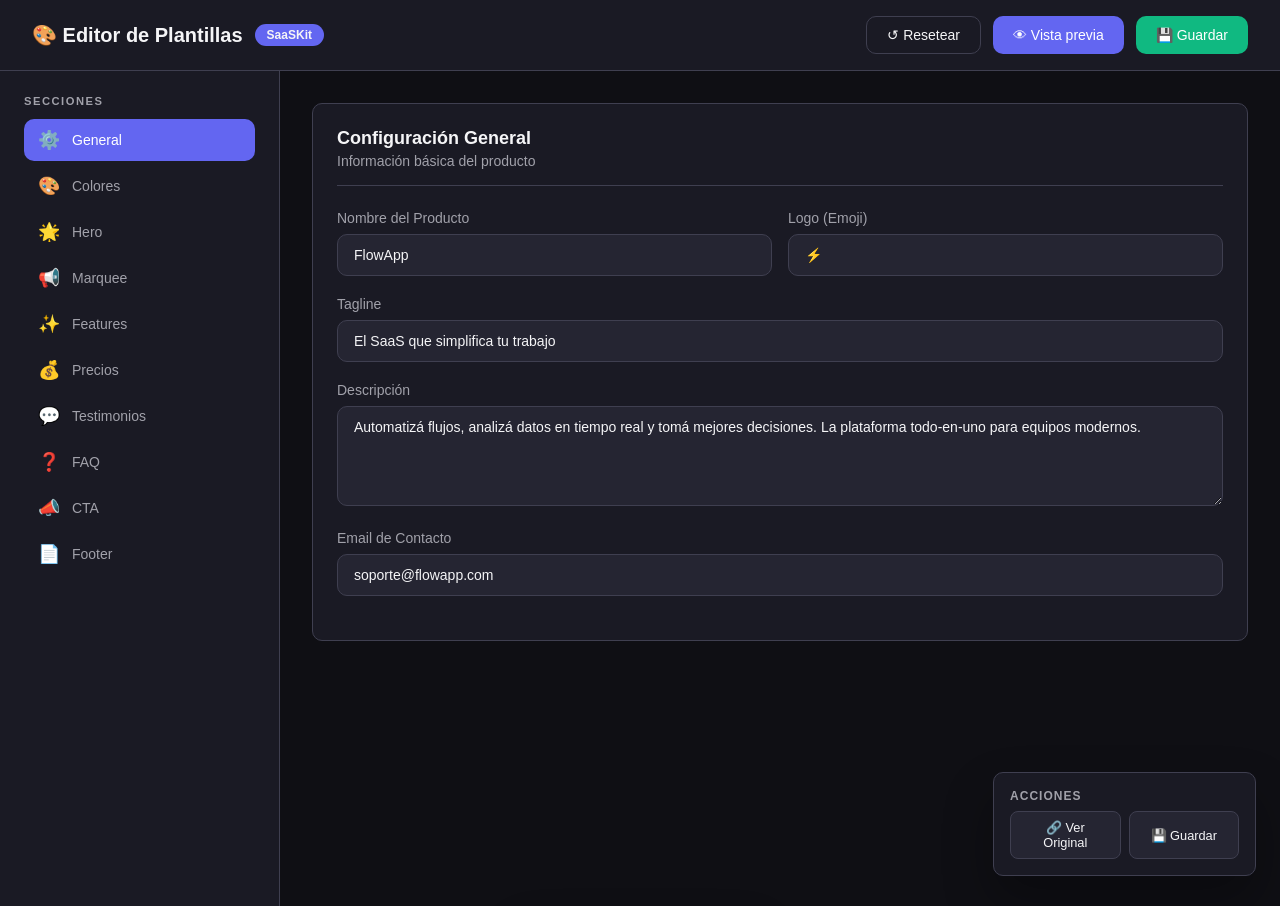
<file: editor-saaskit.html>
<!DOCTYPE html>
<html lang="es">
<head>
  <meta charset="UTF-8"/>
  <meta name="viewport" content="width=device-width, initial-scale=1.0"/>
  <title>Editor de Plantilla - SaaSKit</title>
  <link rel="stylesheet" href="css/editor-saaskit.css">
</head>
<body>

<!-- Header -->
<header class="editor-header">
  <div class="editor-title">
    <h1>🎨 Editor de Plantillas</h1>
    <span>SaaSKit</span>
  </div>
  <div class="editor-actions">
    <button class="btn btn-outline" onclick="resetConfig()">↺ Resetear</button>
    <button class="btn btn-primary" onclick="previewTemplate()">👁 Vista previa</button>
    <button class="btn btn-success" onclick="saveConfig()">💾 Guardar</button>
  </div>
</header>

<!-- Main Layout -->
<div class="editor-layout">

  <!-- Sidebar -->
  <aside class="editor-sidebar">
    <div class="sidebar-section">
      <div class="sidebar-title">Secciones</div>
      <ul class="sidebar-nav">
        <li><a href="#panel-general" class="active" data-section="general"><span class="icon">⚙️</span> General</a></li>
        <li><a href="#panel-colors" data-section="colors"><span class="icon">🎨</span> Colores</a></li>
        <li><a href="#panel-hero" data-section="hero"><span class="icon">🌟</span> Hero</a></li>
        <li><a href="#panel-marquee" data-section="marquee"><span class="icon">📢</span> Marquee</a></li>
        <li><a href="#panel-features" data-section="features"><span class="icon">✨</span> Features</a></li>
        <li><a href="#panel-pricing" data-section="pricing"><span class="icon">💰</span> Precios</a></li>
        <li><a href="#panel-testimonials" data-section="testimonials"><span class="icon">💬</span> Testimonios</a></li>
        <li><a href="#panel-faq" data-section="faq"><span class="icon">❓</span> FAQ</a></li>
        <li><a href="#panel-cta" data-section="cta"><span class="icon">📣</span> CTA</a></li>
        <li><a href="#panel-footer" data-section="footer"><span class="icon">📄</span> Footer</a></li>
      </ul>
    </div>
  </aside>

  <!-- Content -->
  <main class="editor-content">

    <!-- General -->
    <section id="panel-general" class="section-panel active">
      <div class="panel">
        <div class="panel-header">
          <div>
            <h2 class="panel-title">Configuración General</h2>
            <p class="panel-subtitle">Información básica del producto</p>
          </div>
        </div>

        <div class="form-row">
          <div class="form-group">
            <label class="form-label">Nombre del Producto</label>
            <input type="text" class="form-input" id="general-productName" placeholder="FlowApp">
          </div>
          <div class="form-group">
            <label class="form-label">Logo (Emoji)</label>
            <input type="text" class="form-input" id="general-logoEmoji" placeholder="⚡" maxlength="2">
          </div>
        </div>

        <div class="form-group">
          <label class="form-label">Tagline</label>
          <input type="text" class="form-input" id="general-tagline" placeholder="El SaaS que simplifica tu trabajo">
        </div>

        <div class="form-group">
          <label class="form-label">Descripción</label>
          <textarea class="form-textarea" id="general-description" rows="3"></textarea>
        </div>

        <div class="form-group">
          <label class="form-label">Email de Contacto</label>
          <input type="email" class="form-input" id="contact-email" placeholder="soporte@flowapp.com">
        </div>
      </div>
    </section>

    <!-- Colors -->
    <section id="panel-colors" class="section-panel">
      <div class="panel">
        <div class="panel-header">
          <div>
            <h2 class="panel-title">Colores</h2>
            <p class="panel-subtitle">Personalizá la paleta de colores</p>
          </div>
        </div>

        <div class="form-group">
          <label class="form-label">Color Primario</label>
          <div class="color-input-wrapper">
            <input type="color" class="color-picker" id="colors-primary-picker">
            <input type="text" class="form-input color-value" id="colors-primary" placeholder="#6366F1">
          </div>
          <p class="helper-text">Color principal de botones y enlaces</p>
        </div>

        <div class="form-group">
          <label class="form-label">Color Secundario</label>
          <div class="color-input-wrapper">
            <input type="color" class="color-picker" id="colors-secondary-picker">
            <input type="text" class="form-input color-value" id="colors-secondary" placeholder="#EC4899">
          </div>
          <p class="helper-text">Color para gradientes y acentos</p>
        </div>

        <div class="form-group">
          <label class="form-label">Color de Acento</label>
          <div class="color-input-wrapper">
            <input type="color" class="color-picker" id="colors-accent-picker">
            <input type="text" class="form-input color-value" id="colors-accent" placeholder="#10B981">
          </div>
          <p class="helper-text">Para elementos destacados y éxito</p>
        </div>
      </div>
    </section>

    <!-- Hero -->
    <section id="panel-hero" class="section-panel">
      <div class="panel">
        <div class="panel-header">
          <div>
            <h2 class="panel-title">Hero Section</h2>
            <p class="panel-subtitle">La primera impresión de tu sitio</p>
          </div>
        </div>

        <div class="form-row">
          <div class="form-group">
            <label class="form-label">Badge - Texto</label>
            <input type="text" class="form-input" id="hero-badgeText" placeholder="🎉 Nuevo">
          </div>
          <div class="form-group">
            <label class="form-label">Badge - Versión</label>
            <input type="text" class="form-input" id="hero-badgeVersion" placeholder="v2.0">
          </div>
        </div>

        <div class="form-group">
          <label class="form-label">Badge - Link</label>
          <input type="text" class="form-input" id="hero-badgeLink" placeholder="Dashboard con IA integrada →">
        </div>

        <div class="form-group">
          <label class="form-label">Título Principal</label>
          <input type="text" class="form-input" id="hero-title" placeholder="El SaaS que simplifica tu trabajo.">
        </div>

        <div class="form-row">
          <div class="form-group">
            <label class="form-label">Palabra Destacada</label>
            <input type="text" class="form-input" id="hero-titleHighlight" placeholder="simplifica">
          </div>
          <div class="form-group">
            <label class="form-label">Énfasis Final</label>
            <input type="text" class="form-input" id="hero-titleEmphasis" placeholder="tu trabajo.">
          </div>
        </div>

        <div class="form-group">
          <label class="form-label">Descripción</label>
          <textarea class="form-textarea" id="hero-description" rows="3"></textarea>
        </div>

        <div class="form-row">
          <div class="form-group">
            <label class="form-label">CTA Primario</label>
            <input type="text" class="form-input" id="hero-ctaPrimary" placeholder="Empezar gratis →">
          </div>
          <div class="form-group">
            <label class="form-label">CTA Secundario</label>
            <input type="text" class="form-input" id="hero-ctaSecondary" placeholder="Ver demo">
          </div>
        </div>

        <div class="form-group">
          <label class="form-label">Texto de Prueba Social</label>
          <input type="text" class="form-input" id="hero-proofText" placeholder="+2,400 equipos activos ya están usando FlowApp">
        </div>
      </div>
    </section>

    <!-- Marquee -->
    <section id="panel-marquee" class="section-panel">
      <div class="panel">
        <div class="panel-header">
          <div>
            <h2 class="panel-title">Marquee</h2>
            <p class="panel-subtitle">Lista de características en movimiento</p>
          </div>
        </div>

        <div class="repeater" id="marquee-repeater">
          <!-- Items injected by JS -->
        </div>
        <button class="btn-add" onclick="addMarqueeItem()">+ Agregar item</button>
      </div>
    </section>

    <!-- Features -->
    <section id="panel-features" class="section-panel">
      <div class="panel">
        <div class="panel-header">
          <div>
            <h2 class="panel-title">Features</h2>
            <p class="panel-subtitle">Características principales del producto</p>
          </div>
        </div>

        <div class="form-group">
          <label class="form-label">Título</label>
          <input type="text" class="form-input" id="features-title" placeholder="Todo lo que necesitás, en un solo lugar">
        </div>

        <div class="form-group">
          <label class="form-label">Subtítulo</label>
          <textarea class="form-textarea" id="features-subtitle" rows="2"></textarea>
        </div>

        <h3 style="margin:1.5rem 0 1rem;font-size:0.95rem;color:var(--text2)">Items de Features</h3>
        <div class="repeater" id="features-repeater">
          <!-- Items injected by JS -->
        </div>
        <button class="btn-add" onclick="addFeatureItem()">+ Agregar feature</button>
      </div>
    </section>

    <!-- Pricing -->
    <section id="panel-pricing" class="section-panel">
      <div class="panel">
        <div class="panel-header">
          <div>
            <h2 class="panel-title">Precios</h2>
            <p class="panel-subtitle">Configurá tus planes y precios</p>
          </div>
        </div>

        <div class="form-group">
          <label class="form-label">Título</label>
          <input type="text" class="form-input" id="pricing-title" placeholder="Precios transparentes">
        </div>

        <div class="form-group">
          <label class="form-label">Subtítulo</label>
          <textarea class="form-textarea" id="pricing-subtitle" rows="2"></textarea>
        </div>

        <div class="form-group">
          <label class="form-label">Texto de Prueba</label>
          <input type="text" class="form-input" id="pricing-trialText" placeholder="14 días de prueba gratis · Sin tarjeta de crédito">
        </div>

        <h3 style="margin:1.5rem 0 1rem;font-size:0.95rem;color:var(--text2)">Planes</h3>
        <div class="repeater" id="pricing-repeater">
          <!-- Items injected by JS -->
        </div>
      </div>
    </section>

    <!-- Testimonials -->
    <section id="panel-testimonials" class="section-panel">
      <div class="panel">
        <div class="panel-header">
          <div>
            <h2 class="panel-title">Testimonios</h2>
            <p class="panel-subtitle">Lo que dicen tus clientes</p>
          </div>
        </div>

        <div class="form-group">
          <label class="form-label">Título</label>
          <input type="text" class="form-input" id="testimonials-title" placeholder="Lo que dicen los que ya usan FlowApp">
        </div>

        <div class="form-group">
          <label class="form-label">Subtítulo</label>
          <textarea class="form-textarea" id="testimonials-subtitle" rows="2"></textarea>
        </div>

        <h3 style="margin:1.5rem 0 1rem;font-size:0.95rem;color:var(--text2)">Testimonios</h3>
        <div class="repeater" id="testimonials-repeater">
          <!-- Items injected by JS -->
        </div>
        <button class="btn-add" onclick="addTestimonialItem()">+ Agregar testimonio</button>
      </div>
    </section>

    <!-- FAQ -->
    <section id="panel-faq" class="section-panel">
      <div class="panel">
        <div class="panel-header">
          <div>
            <h2 class="panel-title">Preguntas Frecuentes</h2>
            <p class="panel-subtitle">Respondé las dudas comunes</p>
          </div>
        </div>

        <div class="form-group">
          <label class="form-label">Título</label>
          <input type="text" class="form-input" id="faq-title" placeholder="Preguntas frecuentes">
        </div>

        <div class="form-group">
          <label class="form-label">Subtítulo</label>
          <textarea class="form-textarea" id="faq-subtitle" rows="2"></textarea>
        </div>

        <h3 style="margin:1.5rem 0 1rem;font-size:0.95rem;color:var(--text2)">Preguntas y Respuestas</h3>
        <div class="repeater" id="faq-repeater">
          <!-- Items injected by JS -->
        </div>
        <button class="btn-add" onclick="addFaqItem()">+ Agregar pregunta</button>
      </div>
    </section>

    <!-- CTA -->
    <section id="panel-cta" class="section-panel">
      <div class="panel">
        <div class="panel-header">
          <div>
            <h2 class="panel-title">Call to Action</h2>
            <p class="panel-subtitle">El empujón final para convertir</p>
          </div>
        </div>

        <div class="form-group">
          <label class="form-label">Tagline</label>
          <input type="text" class="form-input" id="cta-tagline" placeholder="Empezá hoy">
        </div>

        <div class="form-row">
          <div class="form-group">
            <label class="form-label">Título</label>
            <input type="text" class="form-input" id="cta-title" placeholder="Moveé más rápido. Sin excusas.">
          </div>
          <div class="form-group">
            <label class="form-label">Subtítulo</label>
            <input type="text" class="form-input" id="cta-subtitle" placeholder="Más de 2,400 equipos ya simplificaron...">
          </div>
        </div>

        <div class="form-row">
          <div class="form-group">
            <label class="form-label">CTA Primario</label>
            <input type="text" class="form-input" id="cta-ctaPrimary" placeholder="Empezar gratis →">
          </div>
          <div class="form-group">
            <label class="form-label">CTA Secundario</label>
            <input type="text" class="form-input" id="cta-ctaSecondary" placeholder="Ver demo">
          </div>
        </div>

        <div class="form-group">
          <label class="form-label">Nota</label>
          <input type="text" class="form-input" id="cta-note" placeholder="14 días gratis en plan Pro...">
        </div>
      </div>
    </section>

    <!-- Footer -->
    <section id="panel-footer" class="section-panel">
      <div class="panel">
        <div class="panel-header">
          <div>
            <h2 class="panel-title">Footer</h2>
            <p class="panel-subtitle">Pie de página y enlaces</p>
          </div>
        </div>

        <div class="form-group">
          <label class="form-label">Descripción</label>
          <textarea class="form-textarea" id="footer-description" rows="2"></textarea>
        </div>

        <div class="form-group">
          <label class="form-label">Texto de Copyright</label>
          <input type="text" class="form-input" id="footer-copyright" placeholder="FlowApp. Todos los derechos reservados.">
        </div>

        <h3 style="margin:1.5rem 0 1rem;font-size:0.95rem;color:var(--text2)">Enlaces por Columna</h3>

        <div class="form-group">
          <label class="form-label">Producto (separados por coma)</label>
          <input type="text" class="form-input" id="footer-links-producto">
        </div>

        <div class="form-group">
          <label class="form-label">Empresa (separados por coma)</label>
          <input type="text" class="form-input" id="footer-links-empresa">
        </div>

        <div class="form-group">
          <label class="form-label">Soporte (separados por coma)</label>
          <input type="text" class="form-input" id="footer-links-soporte">
        </div>
      </div>
    </section>

  </main>
</div>

<!-- Preview Panel -->
<div class="preview-panel">
  <h4>Acciones</h4>
  <div class="preview-buttons">
    <a href="pages/saaskit.html" target="_blank" class="preview-btn">🔗 Ver Original</a>
    <button class="preview-btn" onclick="saveConfig()">💾 Guardar</button>
  </div>
</div>

<!-- Toast -->
<div class="toast" id="toast">Configuración guardada ✅</div>

<script>
// ============================================
// CONFIGURACIÓN Y ESTADO
// ============================================

let config = {};
const CONFIG_URL = 'config/saaskit-config.json';

// ============================================
// CARGA INICIAL
// ============================================

async function loadConfig() {
  try {
    const response = await fetch(CONFIG_URL + '?t=' + Date.now());
    config = await response.json();
    populateForm();
    renderRepeaters();
  } catch (error) {
    showToast('Error al cargar configuración: ' + error.message, true);
  }
}

// ============================================
// POPULAR FORMULARIO
// ============================================

function populateForm() {
  // General
  document.getElementById('general-productName').value = config.general?.productName || '';
  document.getElementById('general-logoEmoji').value = config.general?.logoEmoji || '';
  document.getElementById('general-tagline').value = config.general?.tagline || '';
  document.getElementById('general-description').value = config.general?.description || '';
  document.getElementById('contact-email').value = config.contact?.email || '';

  // Colors
  document.getElementById('colors-primary').value = config.colors?.primary || '';
  document.getElementById('colors-primary-picker').value = config.colors?.primary || '#6366F1';
  document.getElementById('colors-secondary').value = config.colors?.secondary || '';
  document.getElementById('colors-secondary-picker').value = config.colors?.secondary || '#EC4899';
  document.getElementById('colors-accent').value = config.colors?.accent || '';
  document.getElementById('colors-accent-picker').value = config.colors?.accent || '#10B981';

  // Hero
  document.getElementById('hero-badgeText').value = config.hero?.badgeText || '';
  document.getElementById('hero-badgeVersion').value = config.hero?.badgeVersion || '';
  document.getElementById('hero-badgeLink').value = config.hero?.badgeLink || '';
  document.getElementById('hero-title').value = config.hero?.title || '';
  document.getElementById('hero-titleHighlight').value = config.hero?.titleHighlight || '';
  document.getElementById('hero-titleEmphasis').value = config.hero?.titleEmphasis || '';
  document.getElementById('hero-description').value = config.hero?.description || '';
  document.getElementById('hero-ctaPrimary').value = config.hero?.ctaPrimary || '';
  document.getElementById('hero-ctaSecondary').value = config.hero?.ctaSecondary || '';
  document.getElementById('hero-proofText').value = config.hero?.proofText || '';

  // Features
  document.getElementById('features-title').value = config.features?.title || '';
  document.getElementById('features-subtitle').value = config.features?.subtitle || '';

  // Pricing
  document.getElementById('pricing-title').value = config.pricing?.title || '';
  document.getElementById('pricing-subtitle').value = config.pricing?.subtitle || '';
  document.getElementById('pricing-trialText').value = config.pricing?.trialText || '';

  // Testimonials
  document.getElementById('testimonials-title').value = config.testimonials?.title || '';
  document.getElementById('testimonials-subtitle').value = config.testimonials?.subtitle || '';

  // FAQ
  document.getElementById('faq-title').value = config.faq?.title || '';
  document.getElementById('faq-subtitle').value = config.faq?.subtitle || '';

  // CTA
  document.getElementById('cta-tagline').value = config.cta?.tagline || '';
  document.getElementById('cta-title').value = config.cta?.title || '';
  document.getElementById('cta-subtitle').value = config.cta?.subtitle || '';
  document.getElementById('cta-ctaPrimary').value = config.cta?.ctaPrimary || '';
  document.getElementById('cta-ctaSecondary').value = config.cta?.ctaSecondary || '';
  document.getElementById('cta-note').value = config.cta?.note || '';

  // Footer
  document.getElementById('footer-description').value = config.footer?.description || '';
  document.getElementById('footer-copyright').value = config.footer?.copyright || '';
  document.getElementById('footer-links-producto').value = config.footer?.links?.producto?.join(', ') || '';
  document.getElementById('footer-links-empresa').value = config.footer?.links?.empresa?.join(', ') || '';
  document.getElementById('footer-links-soporte').value = config.footer?.links?.soporte?.join(', ') || '';
}

// ============================================
// RENDERERS
// ============================================

function renderRepeaters() {
  renderMarquee();
  renderFeatures();
  renderPricing();
  renderTestimonials();
  renderFaq();
}

function renderMarquee() {
  const container = document.getElementById('marquee-repeater');
  container.innerHTML = '';

  (config.marquee || []).forEach((item, index) => {
    container.innerHTML += `
      <div class="repeater-item">
        <div class="repeater-header">
          <span class="repeater-title">Item ${index + 1}</span>
          <div class="repeater-actions">
            <button class="btn-icon" onclick="moveMarquee(${index}, -1)">↑</button>
            <button class="btn-icon" onclick="moveMarquee(${index}, 1)">↓</button>
            <button class="btn-icon delete" onclick="deleteMarquee(${index})">✕</button>
          </div>
        </div>
        <input type="text" class="form-input" value="${escapeHtml(item)}"
               onchange="updateMarquee(${index}, this.value)">
      </div>
    `;
  });
}

function renderFeatures() {
  const container = document.getElementById('features-repeater');
  container.innerHTML = '';

  (config.features?.items || []).forEach((item, index) => {
    container.innerHTML += `
      <div class="repeater-item">
        <div class="repeater-header">
          <span class="repeater-title">${item.icon || '✨'} ${item.title || 'Feature ' + (index + 1)}</span>
          <div class="repeater-actions">
            <button class="btn-icon" onclick="moveFeature(${index}, -1)">↑</button>
            <button class="btn-icon" onclick="moveFeature(${index}, 1)">↓</button>
            <button class="btn-icon delete" onclick="deleteFeature(${index})">✕</button>
          </div>
        </div>
        <div class="form-row">
          <input type="text" class="form-input" placeholder="Icono"
                 value="${escapeHtml(item.icon || '')}"
                 onchange="updateFeature(${index}, 'icon', this.value)">
          <input type="text" class="form-input" placeholder="Título"
                 value="${escapeHtml(item.title || '')}"
                 onchange="updateFeature(${index}, 'title', this.value)">
        </div>
        <textarea class="form-textarea" rows="2" placeholder="Descripción"
                  onchange="updateFeature(${index}, 'description', this.value)"
        >${escapeHtml(item.description || '')}</textarea>
      </div>
    `;
  });
}

function renderPricing() {
  const container = document.getElementById('pricing-repeater');
  container.innerHTML = '';

  (config.pricing?.plans || []).forEach((plan, index) => {
    container.innerHTML += `
      <div class="repeater-item">
        <div class="repeater-header">
          <span class="repeater-title">Plan: ${plan.name || 'Plan ' + (index + 1)}</span>
          <div class="repeater-actions">
            <button class="btn-icon" onclick="movePlan(${index}, -1)">↑</button>
            <button class="btn-icon" onclick="movePlan(${index}, 1)">↓</button>
            <button class="btn-icon delete" onclick="deletePlan(${index})">✕</button>
          </div>
        </div>
        <div class="form-row">
          <input type="text" class="form-input" placeholder="Nombre"
                 value="${escapeHtml(plan.name || '')}"
                 onchange="updatePlan(${index}, 'name', this.value)">
          <div class="toggle">
            <div class="toggle-switch ${plan.featured ? 'active' : ''}"
                 onclick="togglePlanFeatured(${index})"></div>
            <span class="toggle-label">Destacado</span>
          </div>
        </div>
        <div class="form-row-3" style="margin-top:0.75rem">
          <input type="text" class="form-input" placeholder="Precio Mensual"
                 value="${escapeHtml(plan.priceMonthly || '')}"
                 onchange="updatePlan(${index}, 'priceMonthly', this.value)">
          <input type="text" class="form-input" placeholder="Precio Anual"
                 value="${escapeHtml(plan.priceAnnual || '')}"
                 onchange="updatePlan(${index}, 'priceAnnual', this.value)">
          <input type="text" class="form-input" placeholder="CTA"
                 value="${escapeHtml(plan.cta || '')}"
                 onchange="updatePlan(${index}, 'cta', this.value)">
        </div>
        <textarea class="form-textarea" rows="2" placeholder="Descripción"
                  style="margin-top:0.75rem"
                  onchange="updatePlan(${index}, 'description', this.value)"
        >${escapeHtml(plan.description || '')}</textarea>
      </div>
    `;
  });
}

function renderTestimonials() {
  const container = document.getElementById('testimonials-repeater');
  container.innerHTML = '';

  (config.testimonials?.items || []).forEach((item, index) => {
    container.innerHTML += `
      <div class="repeater-item">
        <div class="repeater-header">
          <span class="repeater-title">${item.author || 'Testimonio ' + (index + 1)}</span>
          <div class="repeater-actions">
            <button class="btn-icon" onclick="moveTestimonial(${index}, -1)">↑</button>
            <button class="btn-icon" onclick="moveTestimonial(${index}, 1)">↓</button>
            <button class="btn-icon delete" onclick="deleteTestimonial(${index})">✕</button>
          </div>
        </div>
        <textarea class="form-textarea" rows="3" placeholder="Texto del testimonio"
                  onchange="updateTestimonial(${index}, 'text', this.value)"
        >${escapeHtml(item.text || '')}</textarea>
        <div class="form-row" style="margin-top:0.75rem">
          <input type="text" class="form-input" placeholder="Autor"
                 value="${escapeHtml(item.author || '')}"
                 onchange="updateTestimonial(${index}, 'author', this.value)">
          <input type="text" class="form-input" placeholder="Cargo/Empresa"
                 value="${escapeHtml(item.role || '')}"
                 onchange="updateTestimonial(${index}, 'role', this.value)">
        </div>
      </div>
    `;
  });
}

function renderFaq() {
  const container = document.getElementById('faq-repeater');
  container.innerHTML = '';

  (config.faq?.items || []).forEach((item, index) => {
    container.innerHTML += `
      <div class="repeater-item">
        <div class="repeater-header">
          <span class="repeater-title">Pregunta ${index + 1}</span>
          <div class="repeater-actions">
            <button class="btn-icon" onclick="moveFaq(${index}, -1)">↑</button>
            <button class="btn-icon" onclick="moveFaq(${index}, 1)">↓</button>
            <button class="btn-icon delete" onclick="deleteFaq(${index})">✕</button>
          </div>
        </div>
        <input type="text" class="form-input" placeholder="Pregunta"
               value="${escapeHtml(item.question || '')}"
               onchange="updateFaq(${index}, 'question', this.value)"
               style="margin-bottom:0.5rem">
        <textarea class="form-textarea" rows="3" placeholder="Respuesta"
                  onchange="updateFaq(${index}, 'answer', this.value)"
        >${escapeHtml(item.answer || '')}</textarea>
      </div>
    `;
  });
}

// ============================================
// UPDATE FUNCTIONS
// ============================================

function updateMarquee(index, value) {
  config.marquee[index] = value;
}

function updateFeature(index, field, value) {
  config.features.items[index][field] = value;
  renderFeatures();
}

function updatePlan(index, field, value) {
  config.pricing.plans[index][field] = value;
  renderPricing();
}

function togglePlanFeatured(index) {
  config.pricing.plans[index].featured = !config.pricing.plans[index].featured;
  renderPricing();
}

function updateTestimonial(index, field, value) {
  config.testimonials.items[index][field] = value;
  renderTestimonials();
}

function updateFaq(index, field, value) {
  config.faq.items[index][field] = value;
  renderFaq();
}

// ============================================
// MOVE/DELETE FUNCTIONS
// ============================================

function moveMarquee(index, direction) {
  const newIndex = index + direction;
  if (newIndex < 0 || newIndex >= config.marquee.length) return;
  [config.marquee[index], config.marquee[newIndex]] =
  [config.marquee[newIndex], config.marquee[index]];
  renderMarquee();
}

function deleteMarquee(index) {
  config.marquee.splice(index, 1);
  renderMarquee();
}

function addMarqueeItem() {
  config.marquee.push('Nuevo item');
  renderMarquee();
}

function moveFeature(index, direction) {
  const newIndex = index + direction;
  if (newIndex < 0 || newIndex >= config.features.items.length) return;
  [config.features.items[index], config.features.items[newIndex]] =
  [config.features.items[newIndex], config.features.items[index]];
  renderFeatures();
}

function deleteFeature(index) {
  config.features.items.splice(index, 1);
  renderFeatures();
}

function addFeatureItem() {
  config.features.items.push({ icon: '✨', title: 'Nuevo Feature', description: 'Descripción...' });
  renderFeatures();
}

function movePlan(index, direction) {
  const newIndex = index + direction;
  if (newIndex < 0 || newIndex >= config.pricing.plans.length) return;
  [config.pricing.plans[index], config.pricing.plans[newIndex]] =
  [config.pricing.plans[newIndex], config.pricing.plans[index]];
  renderPricing();
}

function deletePlan(index) {
  config.pricing.plans.splice(index, 1);
  renderPricing();
}

function moveTestimonial(index, direction) {
  const newIndex = index + direction;
  if (newIndex < 0 || newIndex >= config.testimonials.items.length) return;
  [config.testimonials.items[index], config.testimonials.items[newIndex]] =
  [config.testimonials.items[newIndex], config.testimonials.items[index]];
  renderTestimonials();
}

function deleteTestimonial(index) {
  config.testimonials.items.splice(index, 1);
  renderTestimonials();
}

function addTestimonialItem() {
  config.testimonials.items.push({
    stars: '★★★★★',
    text: 'Nuevo testimonio',
    author: 'Nombre',
    role: 'Cargo · Empresa',
    initials: 'XX'
  });
  renderTestimonials();
}

function moveFaq(index, direction) {
  const newIndex = index + direction;
  if (newIndex < 0 || newIndex >= config.faq.items.length) return;
  [config.faq.items[index], config.faq.items[newIndex]] =
  [config.faq.items[newIndex], config.faq.items[index]];
  renderFaq();
}

function deleteFaq(index) {
  config.faq.items.splice(index, 1);
  renderFaq();
}

function addFaqItem() {
  config.faq.items.push({ question: 'Nueva pregunta', answer: 'Respuesta...' });
  renderFaq();
}

// ============================================
// COLOR PICKER SYNC
// ============================================

['primary', 'secondary', 'accent'].forEach(color => {
  const picker = document.getElementById(`colors-${color}-picker`);
  const input = document.getElementById(`colors-${color}`);

  picker.addEventListener('input', () => {
    input.value = picker.value;
    config.colors[color] = picker.value;
  });

  input.addEventListener('input', () => {
    if (/^#[0-9A-Fa-f]{6}$/.test(input.value)) {
      picker.value = input.value;
      config.colors[color] = input.value;
    }
  });
});

// ============================================
// NAVIGATION
// ============================================

document.querySelectorAll('.sidebar-nav a').forEach(link => {
  link.addEventListener('click', (e) => {
    e.preventDefault();

    // Update active state
    document.querySelectorAll('.sidebar-nav a').forEach(l => l.classList.remove('active'));
    link.classList.add('active');

    // Show corresponding panel
    const sectionId = link.getAttribute('data-section');
    document.querySelectorAll('.section-panel').forEach(p => p.classList.remove('active'));
    document.getElementById(`panel-${sectionId}`).classList.add('active');

    // Scroll to top
    document.querySelector('.editor-content').scrollTop = 0;
  });
});

// ============================================
// SAVE/RESET/PREVIEW
// ============================================

function getConfigFromForm() {
  // General
  config.general.productName = document.getElementById('general-productName').value;
  config.general.logoEmoji = document.getElementById('general-logoEmoji').value;
  config.general.tagline = document.getElementById('general-tagline').value;
  config.general.description = document.getElementById('general-description').value;
  config.contact.email = document.getElementById('contact-email').value;

  // Colors
  config.colors.primary = document.getElementById('colors-primary').value;
  config.colors.secondary = document.getElementById('colors-secondary').value;
  config.colors.accent = document.getElementById('colors-accent').value;

  // Hero
  config.hero.badgeText = document.getElementById('hero-badgeText').value;
  config.hero.badgeVersion = document.getElementById('hero-badgeVersion').value;
  config.hero.badgeLink = document.getElementById('hero-badgeLink').value;
  config.hero.title = document.getElementById('hero-title').value;
  config.hero.titleHighlight = document.getElementById('hero-titleHighlight').value;
  config.hero.titleEmphasis = document.getElementById('hero-titleEmphasis').value;
  config.hero.description = document.getElementById('hero-description').value;
  config.hero.ctaPrimary = document.getElementById('hero-ctaPrimary').value;
  config.hero.ctaSecondary = document.getElementById('hero-ctaSecondary').value;
  config.hero.proofText = document.getElementById('hero-proofText').value;

  // Features
  config.features.title = document.getElementById('features-title').value;
  config.features.subtitle = document.getElementById('features-subtitle').value;

  // Pricing
  config.pricing.title = document.getElementById('pricing-title').value;
  config.pricing.subtitle = document.getElementById('pricing-subtitle').value;
  config.pricing.trialText = document.getElementById('pricing-trialText').value;

  // Testimonials
  config.testimonials.title = document.getElementById('testimonials-title').value;
  config.testimonials.subtitle = document.getElementById('testimonials-subtitle').value;

  // FAQ
  config.faq.title = document.getElementById('faq-title').value;
  config.faq.subtitle = document.getElementById('faq-subtitle').value;

  // CTA
  config.cta.tagline = document.getElementById('cta-tagline').value;
  config.cta.title = document.getElementById('cta-title').value;
  config.cta.subtitle = document.getElementById('cta-subtitle').value;
  config.cta.ctaPrimary = document.getElementById('cta-ctaPrimary').value;
  config.cta.ctaSecondary = document.getElementById('cta-ctaSecondary').value;
  config.cta.note = document.getElementById('cta-note').value;

  // Footer
  config.footer.description = document.getElementById('footer-description').value;
  config.footer.copyright = document.getElementById('footer-copyright').value;
  config.footer.links.producto = document.getElementById('footer-links-producto').value.split(',').map(s => s.trim()).filter(s => s);
  config.footer.links.empresa = document.getElementById('footer-links-empresa').value.split(',').map(s => s.trim()).filter(s => s);
  config.footer.links.soporte = document.getElementById('footer-links-soporte').value.split(',').map(s => s.trim()).filter(s => s);
}

async function saveConfig() {
  getConfigFromForm();

  try {
    // For browser-based saving, we'll download the file
    const dataStr = JSON.stringify(config, null, 2);
    const blob = new Blob([dataStr], { type: 'application/json' });
    const url = URL.createObjectURL(blob);

    // Create download link
    const a = document.createElement('a');
    a.href = url;
    a.download = 'saaskit-config.json';
    document.body.appendChild(a);
    a.click();
    document.body.removeChild(a);
    URL.revokeObjectURL(url);

    showToast('Configuración descargada ✅');

    // Also save to localStorage for preview
    localStorage.setItem('saaskit-config', JSON.stringify(config));
  } catch (error) {
    showToast('Error al guardar: ' + error.message, true);
  }
}

function resetConfig() {
  if (confirm('¿Estás seguro de resetear todos los cambios?')) {
    loadConfig();
    showToast('Configuración reseteada');
  }
}

function previewTemplate() {
  getConfigFromForm();
  localStorage.setItem('saaskit-config', JSON.stringify(config));
  window.open('pages/saaskit.html?preview=true', '_blank');
}

// ============================================
// UTILS
// ============================================

function escapeHtml(text) {
  const div = document.createElement('div');
  div.textContent = text;
  return div.innerHTML;
}

function showToast(message, isError = false) {
  const toast = document.getElementById('toast');
  toast.textContent = message;
  toast.classList.toggle('error', isError);
  toast.classList.add('show');
  setTimeout(() => toast.classList.remove('show'), 3000);
}

// ============================================
// INIT
// ============================================

loadConfig();
</script>

</body>
</html>
</file>
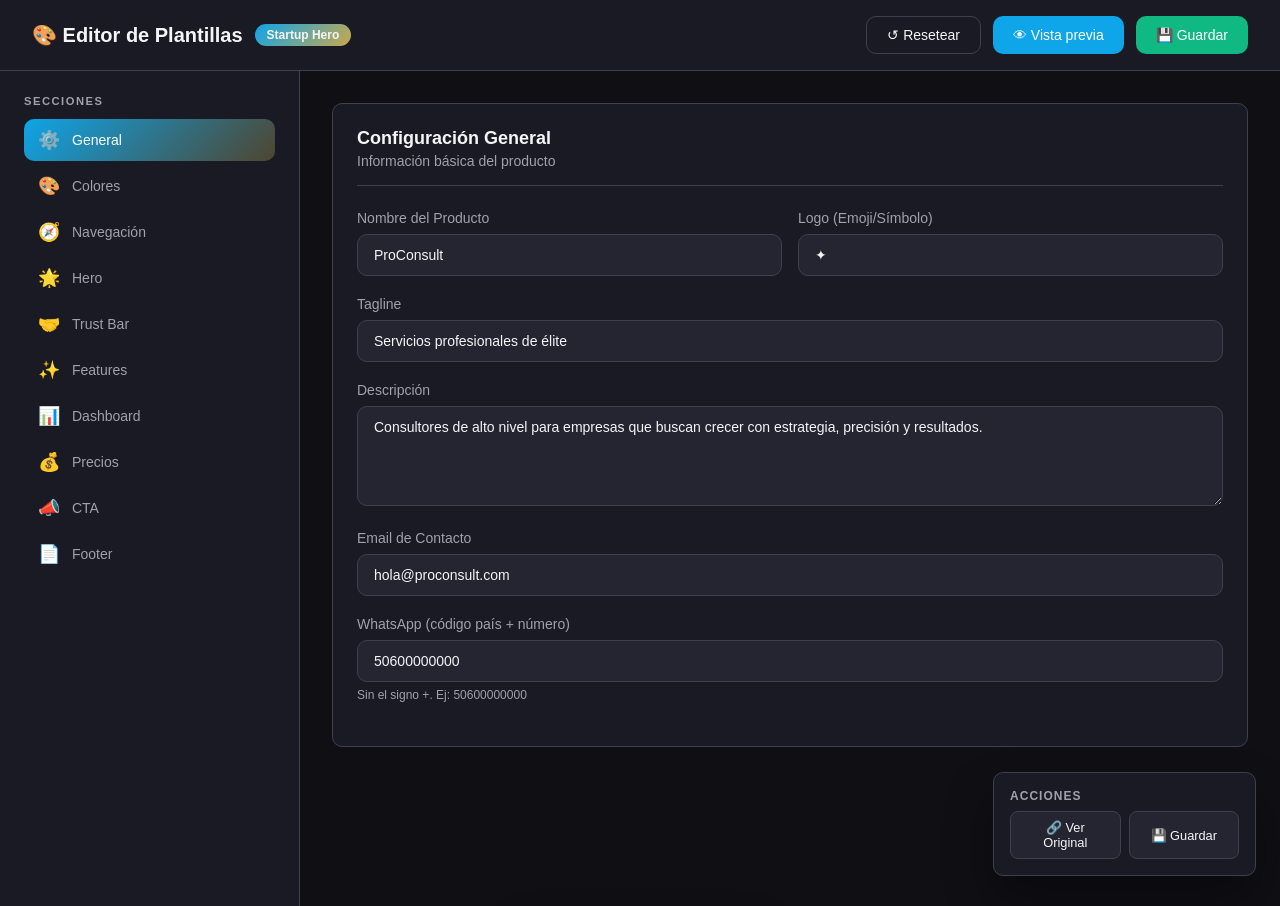
<file: editor-startup-hero.html>
<!DOCTYPE html>
<html lang="es">
<head>
  <meta charset="UTF-8"/>
  <meta name="viewport" content="width=device-width, initial-scale=1.0"/>
  <title>Editor de Plantilla - Startup Hero</title>
  <link rel="stylesheet" href="css/editor-startup-hero.css">
</head>
<body>

<!-- Header -->
<header class="editor-header">
  <div class="editor-title">
    <h1>🎨 Editor de Plantillas</h1>
    <span>Startup Hero</span>
  </div>
  <div class="editor-actions">
    <button class="btn btn-outline" onclick="resetConfig()">↺ Resetear</button>
    <button class="btn btn-primary" onclick="previewTemplate()">👁 Vista previa</button>
    <button class="btn btn-success" onclick="saveConfig()">💾 Guardar</button>
  </div>
</header>

<!-- Main Layout -->
<div class="editor-layout">

  <!-- Sidebar -->
  <aside class="editor-sidebar">
    <div class="sidebar-section">
      <div class="sidebar-title">Secciones</div>
      <ul class="sidebar-nav">
        <li><a href="#panel-general" class="active" data-section="general"><span class="icon">⚙️</span> General</a></li>
        <li><a href="#panel-colors" data-section="colors"><span class="icon">🎨</span> Colores</a></li>
        <li><a href="#panel-nav" data-section="nav"><span class="icon">🧭</span> Navegación</a></li>
        <li><a href="#panel-hero" data-section="hero"><span class="icon">🌟</span> Hero</a></li>
        <li><a href="#panel-trust" data-section="trust"><span class="icon">🤝</span> Trust Bar</a></li>
        <li><a href="#panel-features" data-section="features"><span class="icon">✨</span> Features</a></li>
        <li><a href="#panel-dashboard" data-section="dashboard"><span class="icon">📊</span> Dashboard</a></li>
        <li><a href="#panel-pricing" data-section="pricing"><span class="icon">💰</span> Precios</a></li>
        <li><a href="#panel-cta" data-section="cta"><span class="icon">📣</span> CTA</a></li>
        <li><a href="#panel-footer" data-section="footer"><span class="icon">📄</span> Footer</a></li>
      </ul>
    </div>
  </aside>

  <!-- Content -->
  <main class="editor-content">

    <!-- General -->
    <section id="panel-general" class="section-panel active">
      <div class="panel">
        <div class="panel-header">
          <div>
            <h2 class="panel-title">Configuración General</h2>
            <p class="panel-subtitle">Información básica del producto</p>
          </div>
        </div>

        <div class="form-row">
          <div class="form-group">
            <label class="form-label">Nombre del Producto</label>
            <input type="text" class="form-input" id="general-productName" placeholder="ProConsult">
          </div>
          <div class="form-group">
            <label class="form-label">Logo (Emoji/Símbolo)</label>
            <input type="text" class="form-input" id="general-logoEmoji" placeholder="✦" maxlength="4">
          </div>
        </div>

        <div class="form-group">
          <label class="form-label">Tagline</label>
          <input type="text" class="form-input" id="general-tagline" placeholder="Servicios profesionales de élite">
        </div>

        <div class="form-group">
          <label class="form-label">Descripción</label>
          <textarea class="form-textarea" id="general-description" rows="3"></textarea>
        </div>

        <div class="form-group">
          <label class="form-label">Email de Contacto</label>
          <input type="email" class="form-input" id="contact-email" placeholder="hola@proconsult.com">
        </div>

        <div class="form-group">
          <label class="form-label">WhatsApp (código país + número)</label>
          <input type="text" class="form-input" id="contact-whatsapp" placeholder="50600000000">
          <p class="helper-text">Sin el signo +. Ej: 50600000000</p>
        </div>
      </div>
    </section>

    <!-- Colors -->
    <section id="panel-colors" class="section-panel">
      <div class="panel">
        <div class="panel-header">
          <div>
            <h2 class="panel-title">Colores</h2>
            <p class="panel-subtitle">Personalizá la paleta de colores</p>
          </div>
        </div>

        <div class="form-group">
          <label class="form-label">Color de Acento (Principal)</label>
          <div class="color-input-wrapper">
            <input type="color" class="color-picker" id="colors-accent-picker">
            <input type="text" class="form-input color-value" id="colors-accent" placeholder="#0EA5E9">
          </div>
          <p class="helper-text">Color principal de botones y enlaces (azul por defecto)</p>
        </div>

        <div class="form-group">
          <label class="form-label">Color Dorado (Secondary)</label>
          <div class="color-input-wrapper">
            <input type="color" class="color-picker" id="colors-gold-picker">
            <input type="text" class="form-input color-value" id="colors-gold" placeholder="#C9A84C">
          </div>
          <p class="helper-text">Para elementos destacados, badges y gradientes</p>
        </div>
      </div>
    </section>

    <!-- Nav -->
    <section id="panel-nav" class="section-panel">
      <div class="panel">
        <div class="panel-header">
          <div>
            <h2 class="panel-title">Navegación</h2>
            <p class="panel-subtitle">Menú principal y CTA</p>
          </div>
        </div>

        <div class="form-group">
          <label class="form-label">Texto del CTA</label>
          <input type="text" class="form-input" id="nav-ctaText" placeholder="Consulta gratis →">
        </div>

        <h3 style="margin:1.5rem 0 1rem;font-size:0.95rem;color:var(--text2)">Enlaces del Menú</h3>
        <div class="repeater" id="nav-repeater"></div>
        <button class="btn-add" onclick="addNavLink()">+ Agregar enlace</button>
      </div>
    </section>

    <!-- Hero -->
    <section id="panel-hero" class="section-panel">
      <div class="panel">
        <div class="panel-header">
          <div>
            <h2 class="panel-title">Hero Section</h2>
            <p class="panel-subtitle">La primera impresión de tu sitio</p>
          </div>
        </div>

        <div class="form-group">
          <label class="form-label">Badge Text</label>
          <input type="text" class="form-input" id="hero-badgeText" placeholder="✦ Servicios profesionales de élite">
        </div>

        <div class="form-group">
          <label class="form-label">Título Principal</label>
          <input type="text" class="form-input" id="hero-title" placeholder="Estrategia que transforma resultados.">
          <p class="helper-text">Usá em (cursiva) y strong (negrito) para énfasis</p>
        </div>

        <div class="form-row">
          <div class="form-group">
            <label class="form-label">Palabra en Cursiva (em)</label>
            <input type="text" class="form-input" id="hero-titleEm" placeholder="transforma">
          </div>
          <div class="form-group">
            <label class="form-label">Palabra en Negrito (strong)</label>
            <input type="text" class="form-input" id="hero-titleStrong" placeholder="resultados.">
          </div>
        </div>

        <div class="form-group">
          <label class="form-label">Descripción</label>
          <textarea class="form-textarea" id="hero-description" rows="3"></textarea>
        </div>

        <div class="form-row">
          <div class="form-group">
            <label class="form-label">CTA Primario</label>
            <input type="text" class="form-input" id="hero-ctaPrimary" placeholder="Empezar ahora →">
          </div>
          <div class="form-group">
            <label class="form-label">CTA Secundario</label>
            <input type="text" class="form-input" id="hero-ctaSecondary" placeholder="Ver servicios">
          </div>
        </div>

        <div class="form-group">
          <label class="form-label">Texto de Prueba Social</label>
          <input type="text" class="form-input" id="hero-socialProofText" placeholder="+120 clientes satisfechos con resultados comprobados">
        </div>

        <div class="form-group">
          <label class="form-label">Estrellas</label>
          <input type="text" class="form-input" id="hero-socialProofStars" placeholder="★★★★★" maxlength="10">
        </div>
      </div>
    </section>

    <!-- Trust Bar -->
    <section id="panel-trust" class="section-panel">
      <div class="panel">
        <div class="panel-header">
          <div>
            <h2 class="panel-title">Trust Bar</h2>
            <p class="panel-subtitle">Logos de empresas clientes</p>
          </div>
        </div>

        <div class="form-group">
          <label class="form-label">Label</label>
          <input type="text" class="form-input" id="trust-label" placeholder="Con la confianza de empresas líderes">
        </div>

        <h3 style="margin:1.5rem 0 1rem;font-size:0.95rem;color:var(--text2)">Logos (texto)</h3>
        <div class="repeater" id="trust-repeater"></div>
        <button class="btn-add" onclick="addTrustLogo()">+ Agregar logo</button>
      </div>
    </section>

    <!-- Features -->
    <section id="panel-features" class="section-panel">
      <div class="panel">
        <div class="panel-header">
          <div>
            <h2 class="panel-title">Features / Servicios</h2>
            <p class="panel-subtitle">Características principales</p>
          </div>
        </div>

        <div class="form-group">
          <label class="form-label">Eyebrow</label>
          <input type="text" class="form-input" id="features-eyebrow" placeholder="Nuestros servicios">
        </div>

        <div class="form-group">
          <label class="form-label">Título</label>
          <input type="text" class="form-input" id="features-title" placeholder="Todo lo que necesitás para crecer con claridad">
        </div>

        <div class="form-group">
          <label class="form-label">Palabra en Cursiva</label>
          <input type="text" class="form-input" id="features-titleEm" placeholder="crecer con claridad">
        </div>

        <div class="form-group">
          <label class="form-label">Subtítulo</label>
          <textarea class="form-textarea" id="features-subtitle" rows="2"></textarea>
        </div>

        <div class="form-group">
          <label class="form-label">Texto del CTA</label>
          <input type="text" class="form-input" id="features-ctaText" placeholder="Ver todos los servicios →">
        </div>

        <h3 style="margin:1.5rem 0 1rem;font-size:0.95rem;color:var(--text2)">Items de Features</h3>
        <div class="repeater" id="features-repeater"></div>
        <button class="btn-add" onclick="addFeatureItem()">+ Agregar feature</button>
      </div>
    </section>

    <!-- Dashboard -->
    <section id="panel-dashboard" class="section-panel">
      <div class="panel">
        <div class="panel-header">
          <div>
            <h2 class="panel-title">Dashboard Visual</h2>
            <p class="panel-subtitle">El panel que aparece en el hero</p>
          </div>
        </div>

        <div class="form-row">
          <div class="form-group">
            <label class="form-label">Título del Dashboard</label>
            <input type="text" class="form-input" id="dashboard-title" placeholder="Panel de Resultados">
          </div>
          <div class="form-group">
            <label class="form-label">Subtítulo</label>
            <input type="text" class="form-input" id="dashboard-subtitle" placeholder="Actualizado en tiempo real">
          </div>
        </div>

        <div class="form-group">
          <label class="form-label">Emoji/Icono del Avatar</label>
          <input type="text" class="form-input" id="dashboard-avatar" placeholder="📊" maxlength="4">
        </div>

        <h3 style="margin:1.5rem 0 1rem;font-size:0.95rem;color:var(--text2)">Estadísticas</h3>
        <div class="repeater" id="dashboard-stats-repeater"></div>
        <button class="btn-add" onclick="addDashboardStat()">+ Agregar estadística</button>

        <h3 style="margin:1.5rem 0 1rem;font-size:0.95rem;color:var(--text2)">Barras de Progreso</h3>
        <div class="repeater" id="dashboard-progress-repeater"></div>
        <button class="btn-add" onclick="addDashboardProgress()">+ Agregar barra de progreso</button>

        <h3 style="margin:1.5rem 0 1rem;font-size:0.95rem;color:var(--text2)">Tags</h3>
        <div class="repeater" id="dashboard-tags-repeater"></div>
        <button class="btn-add" onclick="addDashboardTag()">+ Agregar tag</button>

        <h3 style="margin:1.5rem 0 1rem;font-size:0.95rem;color:var(--text2)">Badges Flotantes</h3>
        <div class="repeater" id="dashboard-float-repeater"></div>
        <button class="btn-add" onclick="addDashboardFloat()">+ Agregar badge flotante</button>
      </div>
    </section>

    <!-- Pricing -->
    <section id="panel-pricing" class="section-panel">
      <div class="panel">
        <div class="panel-header">
          <div>
            <h2 class="panel-title">Precios</h2>
            <p class="panel-subtitle">Configurá tus planes y precios</p>
          </div>
        </div>

        <div class="form-group">
          <label class="form-label">Eyebrow</label>
          <input type="text" class="form-input" id="pricing-eyebrow" placeholder="Planes y precios">
        </div>

        <div class="form-group">
          <label class="form-label">Título</label>
          <input type="text" class="form-input" id="pricing-title" placeholder="Inversión clara, resultados reales">
        </div>

        <div class="form-group">
          <label class="form-label">Palabra en Cursiva</label>
          <input type="text" class="form-input" id="pricing-titleEm" placeholder="resultados reales">
        </div>

        <div class="form-group">
          <label class="form-label">Subtítulo</label>
          <textarea class="form-textarea" id="pricing-subtitle" rows="2"></textarea>
        </div>

        <div class="form-row">
          <div class="form-group">
            <label class="form-label">Label Mensual</label>
            <input type="text" class="form-input" id="pricing-toggleLabel1" placeholder="Mensual">
          </div>
          <div class="form-group">
            <label class="form-label">Label Anual</label>
            <input type="text" class="form-input" id="pricing-toggleLabel2" placeholder="Anual">
          </div>
        </div>

        <div class="form-group">
          <label class="form-label">Badge de Descuento</label>
          <input type="text" class="form-input" id="pricing-saveBadge" placeholder="-20%">
        </div>

        <div class="form-group">
          <label class="form-label">Texto Footer</label>
          <input type="text" class="form-input" id="pricing-footerText" placeholder="Sin contratos largos · Cancelá cuando quieras">
        </div>

        <h3 style="margin:1.5rem 0 1rem;font-size:0.95rem;color:var(--text2)">Planes</h3>
        <div class="repeater" id="pricing-repeater"></div>
      </div>
    </section>

    <!-- CTA -->
    <section id="panel-cta" class="section-panel">
      <div class="panel">
        <div class="panel-header">
          <div>
            <h2 class="panel-title">Call to Action</h2>
            <p class="panel-subtitle">El empujón final para convertir</p>
          </div>
        </div>

        <div class="form-group">
          <label class="form-label">Eyebrow</label>
          <input type="text" class="form-input" id="cta-eyebrow" placeholder="Empezá hoy">
        </div>

        <div class="form-group">
          <label class="form-label">Título</label>
          <input type="text" class="form-input" id="cta-title" placeholder="¿Listo para llevar tu empresa al siguiente nivel?">
        </div>

        <div class="form-group">
          <label class="form-label">Palabra en Cursiva</label>
          <input type="text" class="form-input" id="cta-titleEm" placeholder="nivel">
        </div>

        <div class="form-group">
          <label class="form-label">Descripción</label>
          <textarea class="form-textarea" id="cta-description" rows="3"></textarea>
        </div>

        <div class="form-row">
          <div class="form-group">
            <label class="form-label">CTA Primario</label>
            <input type="text" class="form-input" id="cta-ctaPrimary" placeholder="Agendar consulta gratis →">
          </div>
          <div class="form-group">
            <label class="form-label">CTA Secundario</label>
            <input type="text" class="form-input" id="cta-ctaSecondary" placeholder="WhatsApp">
          </div>
        </div>

        <div class="form-group">
          <label class="form-label">Nota</label>
          <input type="text" class="form-input" id="cta-note" placeholder="Sin tarjeta de crédito · Respuesta en menos de 24 horas">
        </div>
      </div>
    </section>

    <!-- Footer -->
    <section id="panel-footer" class="section-panel">
      <div class="panel">
        <div class="panel-header">
          <div>
            <h2 class="panel-title">Footer</h2>
            <p class="panel-subtitle">Pie de página y enlaces</p>
          </div>
        </div>

        <div class="form-group">
          <label class="form-label">Descripción</label>
          <textarea class="form-textarea" id="footer-description" rows="2"></textarea>
        </div>

        <div class="form-group">
          <label class="form-label">Texto de Copyright</label>
          <input type="text" class="form-input" id="footer-copyright" placeholder="© ProConsult. Todos los derechos reservados.">
        </div>

        <div class="form-row">
          <div class="form-group">
            <label class="form-label">Ubicación</label>
            <input type="text" class="form-input" id="footer-location" placeholder="Costa Rica 🇨🇷">
          </div>
          <div class="form-group">
            <label class="form-label">Horario</label>
            <input type="text" class="form-input" id="footer-hours" placeholder="Lun–Vie 8am–6pm">
          </div>
        </div>

        <h3 style="margin:1.5rem 0 1rem;font-size:0.95rem;color:var(--text2)">Enlaces por Columna</h3>

        <div class="form-group">
          <label class="form-label">Servicios (separados por coma)</label>
          <input type="text" class="form-input" id="footer-links-servicios">
        </div>

        <div class="form-group">
          <label class="form-label">Empresa (separados por coma)</label>
          <input type="text" class="form-input" id="footer-links-empresa">
        </div>

        <div class="form-group">
          <label class="form-label">Contacto (separados por coma)</label>
          <input type="text" class="form-input" id="footer-links-contacto">
        </div>

        <div class="form-group">
          <label class="form-label">Enlaces Legales (separados por coma)</label>
          <input type="text" class="form-input" id="footer-legalLinks" placeholder="Privacidad, Términos">
        </div>
      </div>
    </section>

  </main>
</div>

<!-- Preview Panel -->
<div class="preview-panel">
  <h4>Acciones</h4>
  <div class="preview-buttons">
    <a href="pages/startup-hero.html" target="_blank" class="preview-btn">🔗 Ver Original</a>
    <button class="preview-btn" onclick="saveConfig()">💾 Guardar</button>
  </div>
</div>

<!-- Toast -->
<div class="toast" id="toast">Configuración guardada ✅</div>

<script>
// ============================================
// CONFIGURACIÓN Y ESTADO
// ============================================

let config = {};
const CONFIG_URL = 'config/startup-hero-config.json';

// ============================================
// CARGA INICIAL
// ============================================

async function loadConfig() {
  try {
    const response = await fetch(CONFIG_URL + '?t=' + Date.now());
    config = await response.json();
    populateForm();
    renderRepeaters();
  } catch (error) {
    showToast('Error al cargar configuración: ' + error.message, true);
  }
}

// ============================================
// POPULAR FORMULARIO
// ============================================

function populateForm() {
  // General
  document.getElementById('general-productName').value = config.general?.productName || '';
  document.getElementById('general-logoEmoji').value = config.general?.logoEmoji || '';
  document.getElementById('general-tagline').value = config.general?.tagline || '';
  document.getElementById('general-description').value = config.general?.description || '';
  document.getElementById('contact-email').value = config.contact?.email || '';
  document.getElementById('contact-whatsapp').value = config.contact?.whatsapp || '';

  // Colors
  document.getElementById('colors-accent').value = config.colors?.accent || '';
  document.getElementById('colors-accent-picker').value = config.colors?.accent || '#0EA5E9';
  document.getElementById('colors-gold').value = config.colors?.gold || '';
  document.getElementById('colors-gold-picker').value = config.colors?.gold || '#C9A84C';

  // Nav
  document.getElementById('nav-ctaText').value = config.nav?.ctaText || '';

  // Hero
  document.getElementById('hero-badgeText').value = config.hero?.badgeText || '';
  document.getElementById('hero-title').value = config.hero?.title || '';
  document.getElementById('hero-titleEm').value = config.hero?.titleEm || '';
  document.getElementById('hero-titleStrong').value = config.hero?.titleStrong || '';
  document.getElementById('hero-description').value = config.hero?.description || '';
  document.getElementById('hero-ctaPrimary').value = config.hero?.ctaPrimary || '';
  document.getElementById('hero-ctaSecondary').value = config.hero?.ctaSecondary || '';
  document.getElementById('hero-socialProofText').value = config.hero?.socialProofText || '';
  document.getElementById('hero-socialProofStars').value = config.hero?.socialProofStars || '';

  // Trust
  document.getElementById('trust-label').value = config.trustBar?.label || '';

  // Features
  document.getElementById('features-eyebrow').value = config.features?.eyebrow || '';
  document.getElementById('features-title').value = config.features?.title || '';
  document.getElementById('features-titleEm').value = config.features?.titleEm || '';
  document.getElementById('features-subtitle').value = config.features?.subtitle || '';
  document.getElementById('features-ctaText').value = config.features?.ctaText || '';

  // Dashboard
  document.getElementById('dashboard-title').value = config.dashboard?.title || '';
  document.getElementById('dashboard-subtitle').value = config.dashboard?.subtitle || '';
  document.getElementById('dashboard-avatar').value = config.dashboard?.avatarEmoji || '📊';

  // Pricing
  document.getElementById('pricing-eyebrow').value = config.pricing?.eyebrow || '';
  document.getElementById('pricing-title').value = config.pricing?.title || '';
  document.getElementById('pricing-titleEm').value = config.pricing?.titleEm || '';
  document.getElementById('pricing-subtitle').value = config.pricing?.subtitle || '';
  document.getElementById('pricing-toggleLabel1').value = config.pricing?.toggleLabel1 || '';
  document.getElementById('pricing-toggleLabel2').value = config.pricing?.toggleLabel2 || '';
  document.getElementById('pricing-saveBadge').value = config.pricing?.saveBadge || '';
  document.getElementById('pricing-footerText').value = config.pricing?.footerText || '';

  // CTA
  document.getElementById('cta-eyebrow').value = config.cta?.eyebrow || '';
  document.getElementById('cta-title').value = config.cta?.title || '';
  document.getElementById('cta-titleEm').value = config.cta?.titleEm || '';
  document.getElementById('cta-description').value = config.cta?.description || '';
  document.getElementById('cta-ctaPrimary').value = config.cta?.ctaPrimary || '';
  document.getElementById('cta-ctaSecondary').value = config.cta?.ctaSecondary || '';
  document.getElementById('cta-note').value = config.cta?.note || '';

  // Footer
  document.getElementById('footer-description').value = config.footer?.description || '';
  document.getElementById('footer-copyright').value = config.footer?.copyright || '';
  document.getElementById('footer-location').value = config.footer?.location || '';
  document.getElementById('footer-hours').value = config.footer?.hours || '';
  document.getElementById('footer-links-servicios').value = config.footer?.columns?.servicios?.join(', ') || '';
  document.getElementById('footer-links-empresa').value = config.footer?.columns?.empresa?.join(', ') || '';
  document.getElementById('footer-links-contacto').value = config.footer?.columns?.contacto?.join(', ') || '';
  document.getElementById('footer-legalLinks').value = config.footer?.legalLinks?.join(', ') || '';
}

// ============================================
// RENDERERS
// ============================================

function renderRepeaters() {
  renderNavLinks();
  renderTrustLogos();
  renderFeatures();
  renderDashboardStats();
  renderDashboardProgress();
  renderDashboardTags();
  renderDashboardFloats();
  renderPricing();
}

function renderNavLinks() {
  const container = document.getElementById('nav-repeater');
  container.innerHTML = '';

  (config.nav?.links || []).forEach((item, index) => {
    container.innerHTML += `
      <div class="repeater-item">
        <div class="repeater-header">
          <span class="repeater-title">Enlace ${index + 1}</span>
          <div class="repeater-actions">
            <button class="btn-icon" onclick="moveNavLink(${index}, -1)">↑</button>
            <button class="btn-icon" onclick="moveNavLink(${index}, 1)">↓</button>
            <button class="btn-icon delete" onclick="deleteNavLink(${index})">✕</button>
          </div>
        </div>
        <div class="form-row">
          <input type="text" class="form-input" placeholder="Texto"
                 value="${escapeHtml(item.text || '')}"
                 onchange="updateNavLink(${index}, 'text', this.value)">
          <input type="text" class="form-input" placeholder="Href (#section)"
                 value="${escapeHtml(item.href || '')}"
                 onchange="updateNavLink(${index}, 'href', this.value)">
        </div>
      </div>
    `;
  });
}

function renderTrustLogos() {
  const container = document.getElementById('trust-repeater');
  container.innerHTML = '';

  (config.trustBar?.logos || []).forEach((item, index) => {
    container.innerHTML += `
      <div class="repeater-item">
        <div class="repeater-header">
          <span class="repeater-title">Logo ${index + 1}</span>
          <div class="repeater-actions">
            <button class="btn-icon" onclick="moveTrustLogo(${index}, -1)">↑</button>
            <button class="btn-icon" onclick="moveTrustLogo(${index}, 1)">↓</button>
            <button class="btn-icon delete" onclick="deleteTrustLogo(${index})">✕</button>
          </div>
        </div>
        <input type="text" class="form-input" value="${escapeHtml(item)}"
               onchange="updateTrustLogo(${index}, this.value)">
      </div>
    `;
  });
}

function renderFeatures() {
  const container = document.getElementById('features-repeater');
  container.innerHTML = '';

  (config.features?.items || []).forEach((item, index) => {
    container.innerHTML += `
      <div class="repeater-item">
        <div class="repeater-header">
          <span class="repeater-title">${item.icon || '✨'} ${item.title || 'Feature ' + (index + 1)}</span>
          <div class="repeater-actions">
            <button class="btn-icon" onclick="moveFeature(${index}, -1)">↑</button>
            <button class="btn-icon" onclick="moveFeature(${index}, 1)">↓</button>
            <button class="btn-icon delete" onclick="deleteFeature(${index})">✕</button>
          </div>
        </div>
        <div class="form-row">
          <input type="text" class="form-input" placeholder="Icono"
                 value="${escapeHtml(item.icon || '')}"
                 onchange="updateFeature(${index}, 'icon', this.value)">
          <input type="text" class="form-input" placeholder="Título"
                 value="${escapeHtml(item.title || '')}"
                 onchange="updateFeature(${index}, 'title', this.value)">
        </div>
        <textarea class="form-textarea" rows="2" placeholder="Descripción"
                  onchange="updateFeature(${index}, 'description', this.value)"
        >${escapeHtml(item.description || '')}</textarea>
        <div class="toggle" style="margin-top:0.75rem">
          <div class="toggle-switch ${item.isLarge ? 'active' : ''}"
               onclick="toggleFeatureLarge(${index})"></div>
          <span class="toggle-label">Card grande (ocupa 2 columnas)</span>
        </div>
        <div class="toggle" style="margin-top:0.5rem">
          <div class="toggle-switch ${item.hasLink ? 'active' : ''}"
               onclick="toggleFeatureLink(${index})"></div>
          <span class="toggle-label">Incluir enlace "Saber más"</span>
        </div>
        ${item.hasLink ? `
        <input type="text" class="form-input" placeholder="Texto del enlace"
               value="${escapeHtml(item.linkText || '')}"
               onchange="updateFeature(${index}, 'linkText', this.value)"
               style="margin-top:0.5rem">
        ` : ''}
      </div>
    `;
  });
}

function renderDashboardStats() {
  const container = document.getElementById('dashboard-stats-repeater');
  container.innerHTML = '';

  (config.dashboard?.stats || []).forEach((item, index) => {
    container.innerHTML += `
      <div class="repeater-item">
        <div class="repeater-header">
          <span class="repeater-title">Stat ${index + 1}</span>
          <div class="repeater-actions">
            <button class="btn-icon" onclick="moveDashboardStat(${index}, -1)">↑</button>
            <button class="btn-icon" onclick="moveDashboardStat(${index}, 1)">↓</button>
            <button class="btn-icon delete" onclick="deleteDashboardStat(${index})">✕</button>
          </div>
        </div>
        <div class="form-row">
          <input type="text" class="form-input" placeholder="Valor"
                 value="${escapeHtml(item.value || '')}"
                 onchange="updateDashboardStat(${index}, 'value', this.value)">
          <input type="text" class="form-input" placeholder="Label"
                 value="${escapeHtml(item.label || '')}"
                 onchange="updateDashboardStat(${index}, 'label', this.value)">
        </div>
      </div>
    `;
  });
}

function renderDashboardProgress() {
  const container = document.getElementById('dashboard-progress-repeater');
  container.innerHTML = '';

  (config.dashboard?.progressBars || []).forEach((item, index) => {
    container.innerHTML += `
      <div class="repeater-item">
        <div class="repeater-header">
          <span class="repeater-title">Barra ${index + 1}</span>
          <div class="repeater-actions">
            <button class="btn-icon" onclick="moveDashboardProgress(${index}, -1)">↑</button>
            <button class="btn-icon" onclick="moveDashboardProgress(${index}, 1)">↓</button>
            <button class="btn-icon delete" onclick="deleteDashboardProgress(${index})">✕</button>
          </div>
        </div>
        <div class="form-row">
          <input type="text" class="form-input" placeholder="Label"
                 value="${escapeHtml(item.label || '')}"
                 onchange="updateDashboardProgress(${index}, 'label', this.value)">
          <input type="number" class="form-input" placeholder="Porcentaje (0-100)"
                 value="${item.value || 0}" min="0" max="100"
                 onchange="updateDashboardProgress(${index}, 'value', this.value)">
        </div>
      </div>
    `;
  });
}

function renderDashboardTags() {
  const container = document.getElementById('dashboard-tags-repeater');
  container.innerHTML = '';

  (config.dashboard?.tags || []).forEach((item, index) => {
    container.innerHTML += `
      <div class="repeater-item">
        <div class="repeater-header">
          <span class="repeater-title">Tag ${index + 1}</span>
          <div class="repeater-actions">
            <button class="btn-icon" onclick="moveDashboardTag(${index}, -1)">↑</button>
            <button class="btn-icon" onclick="moveDashboardTag(${index}, 1)">↓</button>
            <button class="btn-icon delete" onclick="deleteDashboardTag(${index})">✕</button>
          </div>
        </div>
        <input type="text" class="form-input" value="${escapeHtml(item)}"
               onchange="updateDashboardTag(${index}, this.value)">
      </div>
    `;
  });
}

function renderDashboardFloats() {
  const container = document.getElementById('dashboard-float-repeater');
  container.innerHTML = '';

  (config.dashboard?.floatBadges || []).forEach((item, index) => {
    container.innerHTML += `
      <div class="repeater-item">
        <div class="repeater-header">
          <span class="repeater-title">Badge ${index + 1}</span>
          <div class="repeater-actions">
            <button class="btn-icon" onclick="moveDashboardFloat(${index}, -1)">↑</button>
            <button class="btn-icon" onclick="moveDashboardFloat(${index}, 1)">↓</button>
            <button class="btn-icon delete" onclick="deleteDashboardFloat(${index})">✕</button>
          </div>
        </div>
        <input type="text" class="form-input" placeholder="Texto"
               value="${escapeHtml(item.text || '')}"
               onchange="updateDashboardFloat(${index}, 'text', this.value)">
        <select class="form-select" style="margin-top:0.5rem"
                onchange="updateDashboardFloat(${index}, 'color', this.value)">
          <option value="green" ${item.color === 'green' ? 'selected' : ''}>Verde</option>
          <option value="blue" ${item.color === 'blue' ? 'selected' : ''}>Azul</option>
        </select>
      </div>
    `;
  });
}

function renderPricing() {
  const container = document.getElementById('pricing-repeater');
  container.innerHTML = '';

  (config.pricing?.plans || []).forEach((plan, index) => {
    container.innerHTML += `
      <div class="repeater-item">
        <div class="repeater-header">
          <span class="repeater-title">Plan: ${plan.name || 'Plan ' + (index + 1)}</span>
          <div class="repeater-actions">
            <button class="btn-icon" onclick="movePlan(${index}, -1)">↑</button>
            <button class="btn-icon" onclick="movePlan(${index}, 1)">↓</button>
            <button class="btn-icon delete" onclick="deletePlan(${index})">✕</button>
          </div>
        </div>
        <div class="form-row">
          <input type="text" class="form-input" placeholder="Nombre"
                 value="${escapeHtml(plan.name || '')}"
                 onchange="updatePlan(${index}, 'name', this.value)">
          <div class="toggle">
            <div class="toggle-switch ${plan.featured ? 'active' : ''}"
                 onclick="togglePlanFeatured(${index})"></div>
            <span class="toggle-label">Destacado</span>
          </div>
        </div>
        <div class="form-row-3" style="margin-top:0.75rem">
          <input type="text" class="form-input" placeholder="Precio Mensual"
                 value="${escapeHtml(plan.priceMonthly || '')}"
                 onchange="updatePlan(${index}, 'priceMonthly', this.value)">
          <input type="text" class="form-input" placeholder="Precio Anual"
                 value="${escapeHtml(plan.priceAnnual || '')}"
                 onchange="updatePlan(${index}, 'priceAnnual', this.value)">
          <input type="text" class="form-input" placeholder="CTA"
                 value="${escapeHtml(plan.cta || '')}"
                 onchange="updatePlan(${index}, 'cta', this.value)">
        </div>
        <textarea class="form-textarea" rows="2" placeholder="Descripción"
                  style="margin-top:0.75rem"
                  onchange="updatePlan(${index}, 'description', this.value)"
        >${escapeHtml(plan.description || '')}</textarea>

        <h4 style="margin:1rem 0 0.5rem;font-size:0.85rem;color:var(--text2)">Características</h4>
        <div style="border:1px solid var(--border);border-radius:8px;margin-top:0.5rem">
          ${(plan.features || []).map((feat, featIdx) => `
            <div style="display:flex;align-items:center;gap:0.5rem;padding:0.5rem;border-bottom:1px solid var(--border);">
              <div class="toggle-switch ${feat.included ? 'active' : ''}"
                   onclick="togglePlanFeature(${index}, ${featIdx})"
                   style="width:32px;height:18px;flex-shrink:0"></div>
              <input type="text" class="form-input"
                     value="${escapeHtml(feat.text || '')}"
                     onchange="updatePlanFeature(${index}, ${featIdx}, 'text', this.value)"
                     style="flex:1;font-size:0.8rem;padding:0.4rem 0.6rem">
              <button class="btn-icon delete" onclick="deletePlanFeature(${index}, ${featIdx})"
                      style="width:24px;height:24px;font-size:0.8rem">✕</button>
            </div>
          `).join('')}
        </div>
        <button class="btn-add" onclick="addPlanFeature(${index})" style="margin-top:0.5rem;padding:0.4rem;font-size:0.8rem">
          + Agregar característica
        </button>
      </div>
    `;
  });
}

// ============================================
// UPDATE FUNCTIONS
// ============================================

function updateNavLink(index, field, value) {
  config.nav.links[index][field] = value;
}

function updateTrustLogo(index, value) {
  config.trustBar.logos[index] = value;
}

function updateFeature(index, field, value) {
  config.features.items[index][field] = value;
  renderFeatures();
}

function toggleFeatureLarge(index) {
  config.features.items[index].isLarge = !config.features.items[index].isLarge;
  renderFeatures();
}

function toggleFeatureLink(index) {
  config.features.items[index].hasLink = !config.features.items[index].hasLink;
  renderFeatures();
}

function updateDashboardStat(index, field, value) {
  config.dashboard.stats[index][field] = value;
}

function updateDashboardProgress(index, field, value) {
  config.dashboard.progressBars[index][field] = parseInt(value) || 0;
}

function updateDashboardTag(index, value) {
  config.dashboard.tags[index] = value;
}

function updateDashboardFloat(index, field, value) {
  config.dashboard.floatBadges[index][field] = value;
}

function updatePlan(index, field, value) {
  config.pricing.plans[index][field] = value;
  renderPricing();
}

function togglePlanFeatured(index) {
  config.pricing.plans[index].featured = !config.pricing.plans[index].featured;
  renderPricing();
}

function updatePlanFeature(planIdx, featIdx, field, value) {
  config.pricing.plans[planIdx].features[featIdx][field] = value;
  renderPricing();
}

function togglePlanFeature(planIdx, featIdx) {
  config.pricing.plans[planIdx].features[featIdx].included =
    !config.pricing.plans[planIdx].features[featIdx].included;
  renderPricing();
}

// ============================================
// MOVE/DELETE FUNCTIONS
// ============================================

function moveNavLink(index, direction) {
  const newIndex = index + direction;
  if (newIndex < 0 || newIndex >= config.nav.links.length) return;
  [config.nav.links[index], config.nav.links[newIndex]] =
  [config.nav.links[newIndex], config.nav.links[index]];
  renderNavLinks();
}

function deleteNavLink(index) {
  config.nav.links.splice(index, 1);
  renderNavLinks();
}

function addNavLink() {
  config.nav.links.push({ text: 'Nuevo enlace', href: '#section' });
  renderNavLinks();
}

function moveTrustLogo(index, direction) {
  const newIndex = index + direction;
  if (newIndex < 0 || newIndex >= config.trustBar.logos.length) return;
  [config.trustBar.logos[index], config.trustBar.logos[newIndex]] =
  [config.trustBar.logos[newIndex], config.trustBar.logos[index]];
  renderTrustLogos();
}

function deleteTrustLogo(index) {
  config.trustBar.logos.splice(index, 1);
  renderTrustLogos();
}

function addTrustLogo() {
  config.trustBar.logos.push('Nuevo logo');
  renderTrustLogos();
}

function moveFeature(index, direction) {
  const newIndex = index + direction;
  if (newIndex < 0 || newIndex >= config.features.items.length) return;
  [config.features.items[index], config.features.items[newIndex]] =
  [config.features.items[newIndex], config.features.items[index]];
  renderFeatures();
}

function deleteFeature(index) {
  config.features.items.splice(index, 1);
  renderFeatures();
}

function addFeatureItem() {
  config.features.items.push({
    icon: '✨',
    title: 'Nuevo Feature',
    description: 'Descripción...',
    isLarge: false,
    hasLink: false,
    linkText: 'Saber más →'
  });
  renderFeatures();
}

function moveDashboardStat(index, direction) {
  const newIndex = index + direction;
  if (newIndex < 0 || newIndex >= config.dashboard.stats.length) return;
  [config.dashboard.stats[index], config.dashboard.stats[newIndex]] =
  [config.dashboard.stats[newIndex], config.dashboard.stats[index]];
  renderDashboardStats();
}

function deleteDashboardStat(index) {
  config.dashboard.stats.splice(index, 1);
  renderDashboardStats();
}

function addDashboardStat() {
  config.dashboard.stats.push({ value: '+0%', label: 'Métrica' });
  renderDashboardStats();
}

function moveDashboardProgress(index, direction) {
  const newIndex = index + direction;
  if (newIndex < 0 || newIndex >= config.dashboard.progressBars.length) return;
  [config.dashboard.progressBars[index], config.dashboard.progressBars[newIndex]] =
  [config.dashboard.progressBars[newIndex], config.dashboard.progressBars[index]];
  renderDashboardProgress();
}

function deleteDashboardProgress(index) {
  config.dashboard.progressBars.splice(index, 1);
  renderDashboardProgress();
}

function addDashboardProgress() {
  config.dashboard.progressBars.push({ label: 'Progreso', value: 50 });
  renderDashboardProgress();
}

function moveDashboardTag(index, direction) {
  const newIndex = index + direction;
  if (newIndex < 0 || newIndex >= config.dashboard.tags.length) return;
  [config.dashboard.tags[index], config.dashboard.tags[newIndex]] =
  [config.dashboard.tags[newIndex], config.dashboard.tags[index]];
  renderDashboardTags();
}

function deleteDashboardTag(index) {
  config.dashboard.tags.splice(index, 1);
  renderDashboardTags();
}

function addDashboardTag() {
  config.dashboard.tags.push('Nuevo tag');
  renderDashboardTags();
}

function moveDashboardFloat(index, direction) {
  const newIndex = index + direction;
  if (newIndex < 0 || newIndex >= config.dashboard.floatBadges.length) return;
  [config.dashboard.floatBadges[index], config.dashboard.floatBadges[newIndex]] =
  [config.dashboard.floatBadges[newIndex], config.dashboard.floatBadges[index]];
  renderDashboardFloats();
}

function deleteDashboardFloat(index) {
  config.dashboard.floatBadges.splice(index, 1);
  renderDashboardFloats();
}

function addDashboardFloat() {
  config.dashboard.floatBadges.push({ text: 'Nuevo badge', color: 'green' });
  renderDashboardFloats();
}

function movePlan(index, direction) {
  const newIndex = index + direction;
  if (newIndex < 0 || newIndex >= config.pricing.plans.length) return;
  [config.pricing.plans[index], config.pricing.plans[newIndex]] =
  [config.pricing.plans[newIndex], config.pricing.plans[index]];
  renderPricing();
}

function deletePlan(index) {
  config.pricing.plans.splice(index, 1);
  renderPricing();
}

function addPlanFeature(planIdx) {
  config.pricing.plans[planIdx].features.push({ text: 'Nueva característica', included: true });
  renderPricing();
}

function deletePlanFeature(planIdx, featIdx) {
  config.pricing.plans[planIdx].features.splice(featIdx, 1);
  renderPricing();
}

// ============================================
// COLOR PICKER SYNC
// ============================================

['accent', 'gold'].forEach(color => {
  const picker = document.getElementById(`colors-${color}-picker`);
  const input = document.getElementById(`colors-${color}`);

  picker.addEventListener('input', () => {
    input.value = picker.value;
    config.colors[color] = picker.value;
  });

  input.addEventListener('input', () => {
    if (/^#[0-9A-Fa-f]{6}$/.test(input.value)) {
      picker.value = input.value;
      config.colors[color] = input.value;
    }
  });
});

// ============================================
// NAVIGATION
// ============================================

document.querySelectorAll('.sidebar-nav a').forEach(link => {
  link.addEventListener('click', (e) => {
    e.preventDefault();

    document.querySelectorAll('.sidebar-nav a').forEach(l => l.classList.remove('active'));
    link.classList.add('active');

    const sectionId = link.getAttribute('data-section');
    document.querySelectorAll('.section-panel').forEach(p => p.classList.remove('active'));
    document.getElementById(`panel-${sectionId}`).classList.add('active');

    document.querySelector('.editor-content').scrollTop = 0;
  });
});

// ============================================
// SAVE/RESET/PREVIEW
// ============================================

function getConfigFromForm() {
  // General
  config.general.productName = document.getElementById('general-productName').value;
  config.general.logoEmoji = document.getElementById('general-logoEmoji').value;
  config.general.tagline = document.getElementById('general-tagline').value;
  config.general.description = document.getElementById('general-description').value;
  config.contact.email = document.getElementById('contact-email').value;
  config.contact.whatsapp = document.getElementById('contact-whatsapp').value;

  // Colors
  config.colors.accent = document.getElementById('colors-accent').value;
  config.colors.gold = document.getElementById('colors-gold').value;

  // Nav
  config.nav.ctaText = document.getElementById('nav-ctaText').value;

  // Hero
  config.hero.badgeText = document.getElementById('hero-badgeText').value;
  config.hero.title = document.getElementById('hero-title').value;
  config.hero.titleEm = document.getElementById('hero-titleEm').value;
  config.hero.titleStrong = document.getElementById('hero-titleStrong').value;
  config.hero.description = document.getElementById('hero-description').value;
  config.hero.ctaPrimary = document.getElementById('hero-ctaPrimary').value;
  config.hero.ctaSecondary = document.getElementById('hero-ctaSecondary').value;
  config.hero.socialProofText = document.getElementById('hero-socialProofText').value;
  config.hero.socialProofStars = document.getElementById('hero-socialProofStars').value;

  // Trust
  config.trustBar.label = document.getElementById('trust-label').value;

  // Features
  config.features.eyebrow = document.getElementById('features-eyebrow').value;
  config.features.title = document.getElementById('features-title').value;
  config.features.titleEm = document.getElementById('features-titleEm').value;
  config.features.subtitle = document.getElementById('features-subtitle').value;
  config.features.ctaText = document.getElementById('features-ctaText').value;

  // Dashboard
  config.dashboard.title = document.getElementById('dashboard-title').value;
  config.dashboard.subtitle = document.getElementById('dashboard-subtitle').value;
  config.dashboard.avatarEmoji = document.getElementById('dashboard-avatar').value;

  // Pricing
  config.pricing.eyebrow = document.getElementById('pricing-eyebrow').value;
  config.pricing.title = document.getElementById('pricing-title').value;
  config.pricing.titleEm = document.getElementById('pricing-titleEm').value;
  config.pricing.subtitle = document.getElementById('pricing-subtitle').value;
  config.pricing.toggleLabel1 = document.getElementById('pricing-toggleLabel1').value;
  config.pricing.toggleLabel2 = document.getElementById('pricing-toggleLabel2').value;
  config.pricing.saveBadge = document.getElementById('pricing-saveBadge').value;
  config.pricing.footerText = document.getElementById('pricing-footerText').value;

  // CTA
  config.cta.eyebrow = document.getElementById('cta-eyebrow').value;
  config.cta.title = document.getElementById('cta-title').value;
  config.cta.titleEm = document.getElementById('cta-titleEm').value;
  config.cta.description = document.getElementById('cta-description').value;
  config.cta.ctaPrimary = document.getElementById('cta-ctaPrimary').value;
  config.cta.ctaSecondary = document.getElementById('cta-ctaSecondary').value;
  config.cta.note = document.getElementById('cta-note').value;

  // Footer
  config.footer.description = document.getElementById('footer-description').value;
  config.footer.copyright = document.getElementById('footer-copyright').value;
  config.footer.location = document.getElementById('footer-location').value;
  config.footer.hours = document.getElementById('footer-hours').value;
  config.footer.columns.servicios = document.getElementById('footer-links-servicios').value.split(',').map(s => s.trim()).filter(s => s);
  config.footer.columns.empresa = document.getElementById('footer-links-empresa').value.split(',').map(s => s.trim()).filter(s => s);
  config.footer.columns.contacto = document.getElementById('footer-links-contacto').value.split(',').map(s => s.trim()).filter(s => s);
  config.footer.legalLinks = document.getElementById('footer-legalLinks').value.split(',').map(s => s.trim()).filter(s => s);
}

async function saveConfig() {
  getConfigFromForm();

  try {
    const dataStr = JSON.stringify(config, null, 2);
    const blob = new Blob([dataStr], { type: 'application/json' });
    const url = URL.createObjectURL(blob);

    const a = document.createElement('a');
    a.href = url;
    a.download = 'startup-hero-config.json';
    document.body.appendChild(a);
    a.click();
    document.body.removeChild(a);
    URL.revokeObjectURL(url);

    showToast('Configuración descargada ✅');

    localStorage.setItem('startup-hero-config', JSON.stringify(config));
  } catch (error) {
    showToast('Error al guardar: ' + error.message, true);
  }
}

function resetConfig() {
  if (confirm('¿Estás seguro de resetear todos los cambios?')) {
    loadConfig();
    showToast('Configuración reseteada');
  }
}

function previewTemplate() {
  getConfigFromForm();
  localStorage.setItem('startup-hero-config', JSON.stringify(config));
  window.open('pages/startup-hero.html?preview=true', '_blank');
}

// ============================================
// UTILS
// ============================================

function escapeHtml(text) {
  const div = document.createElement('div');
  div.textContent = text;
  return div.innerHTML;
}

function showToast(message, isError = false) {
  const toast = document.getElementById('toast');
  toast.textContent = message;
  toast.classList.toggle('error', isError);
  toast.classList.add('show');
  setTimeout(() => toast.classList.remove('show'), 3000);
}

// ============================================
// INIT
// ============================================

loadConfig();
</script>

</body>
</html>
</file>
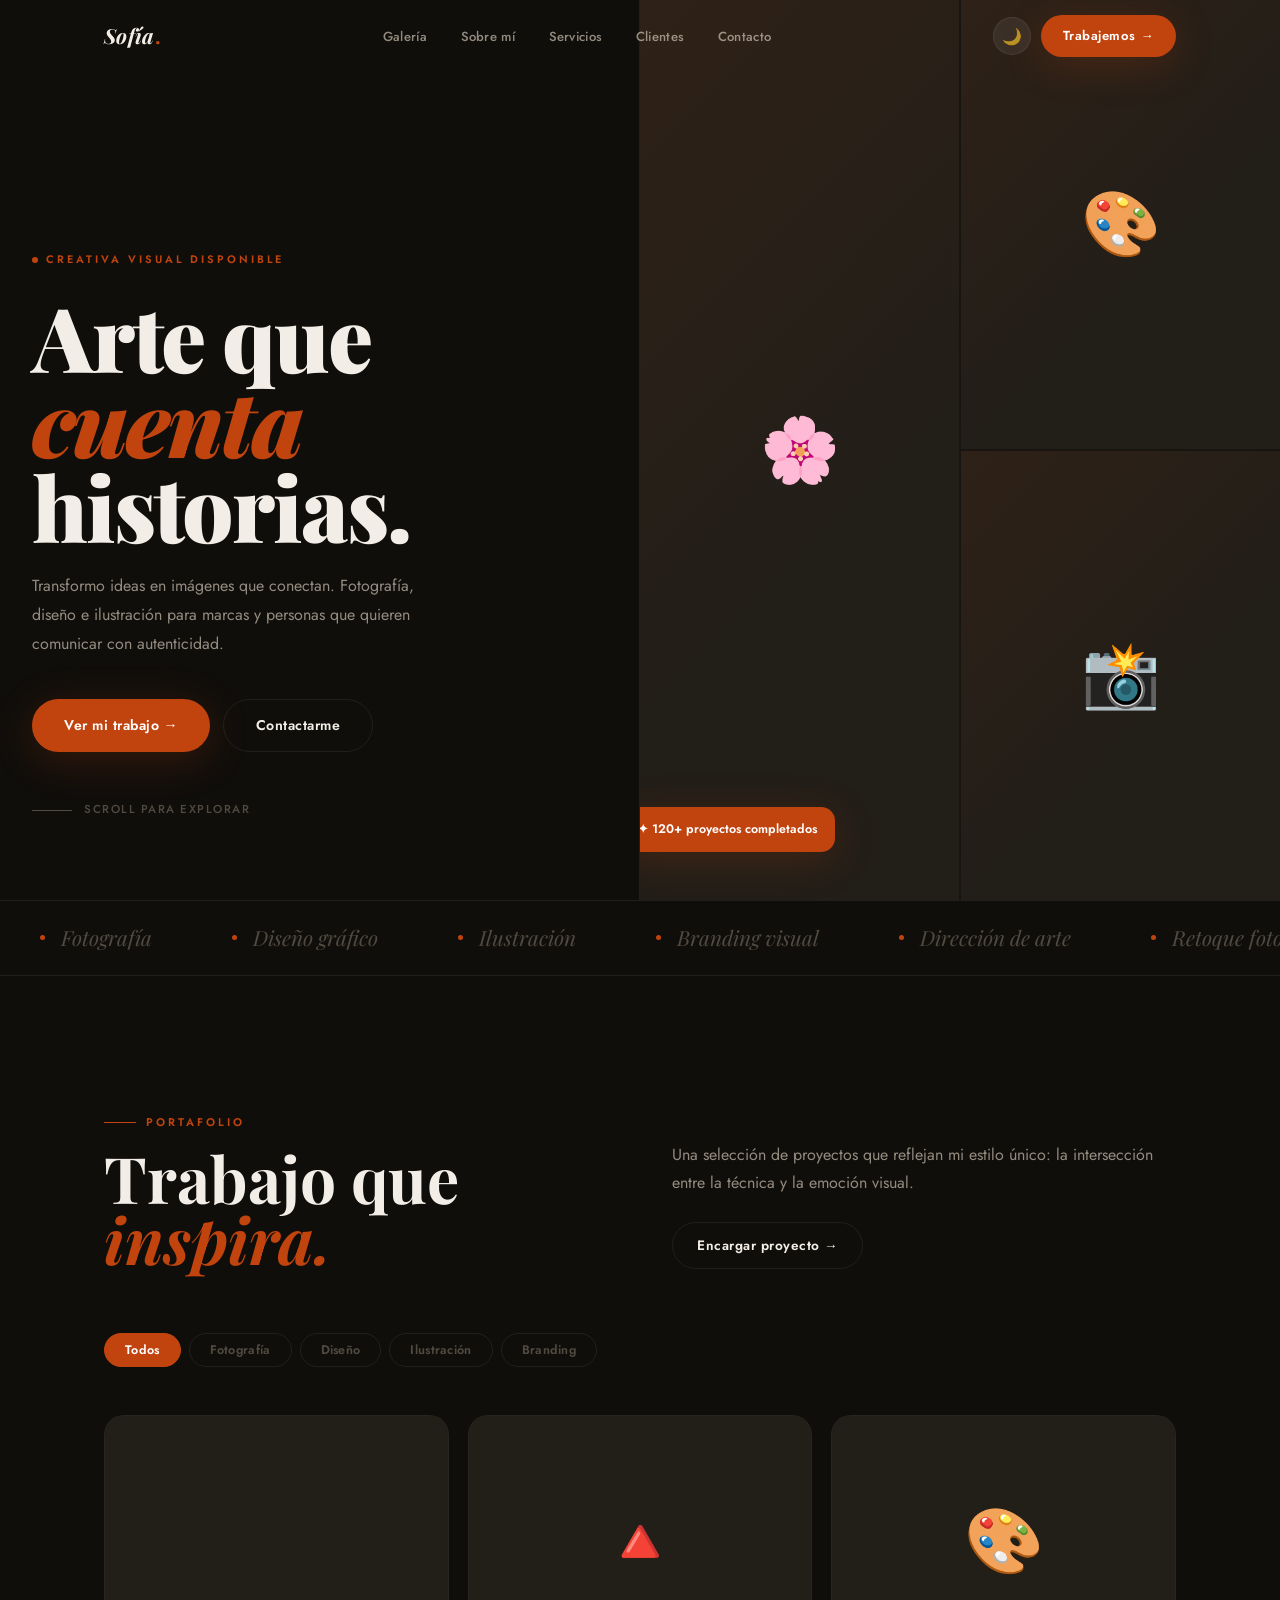
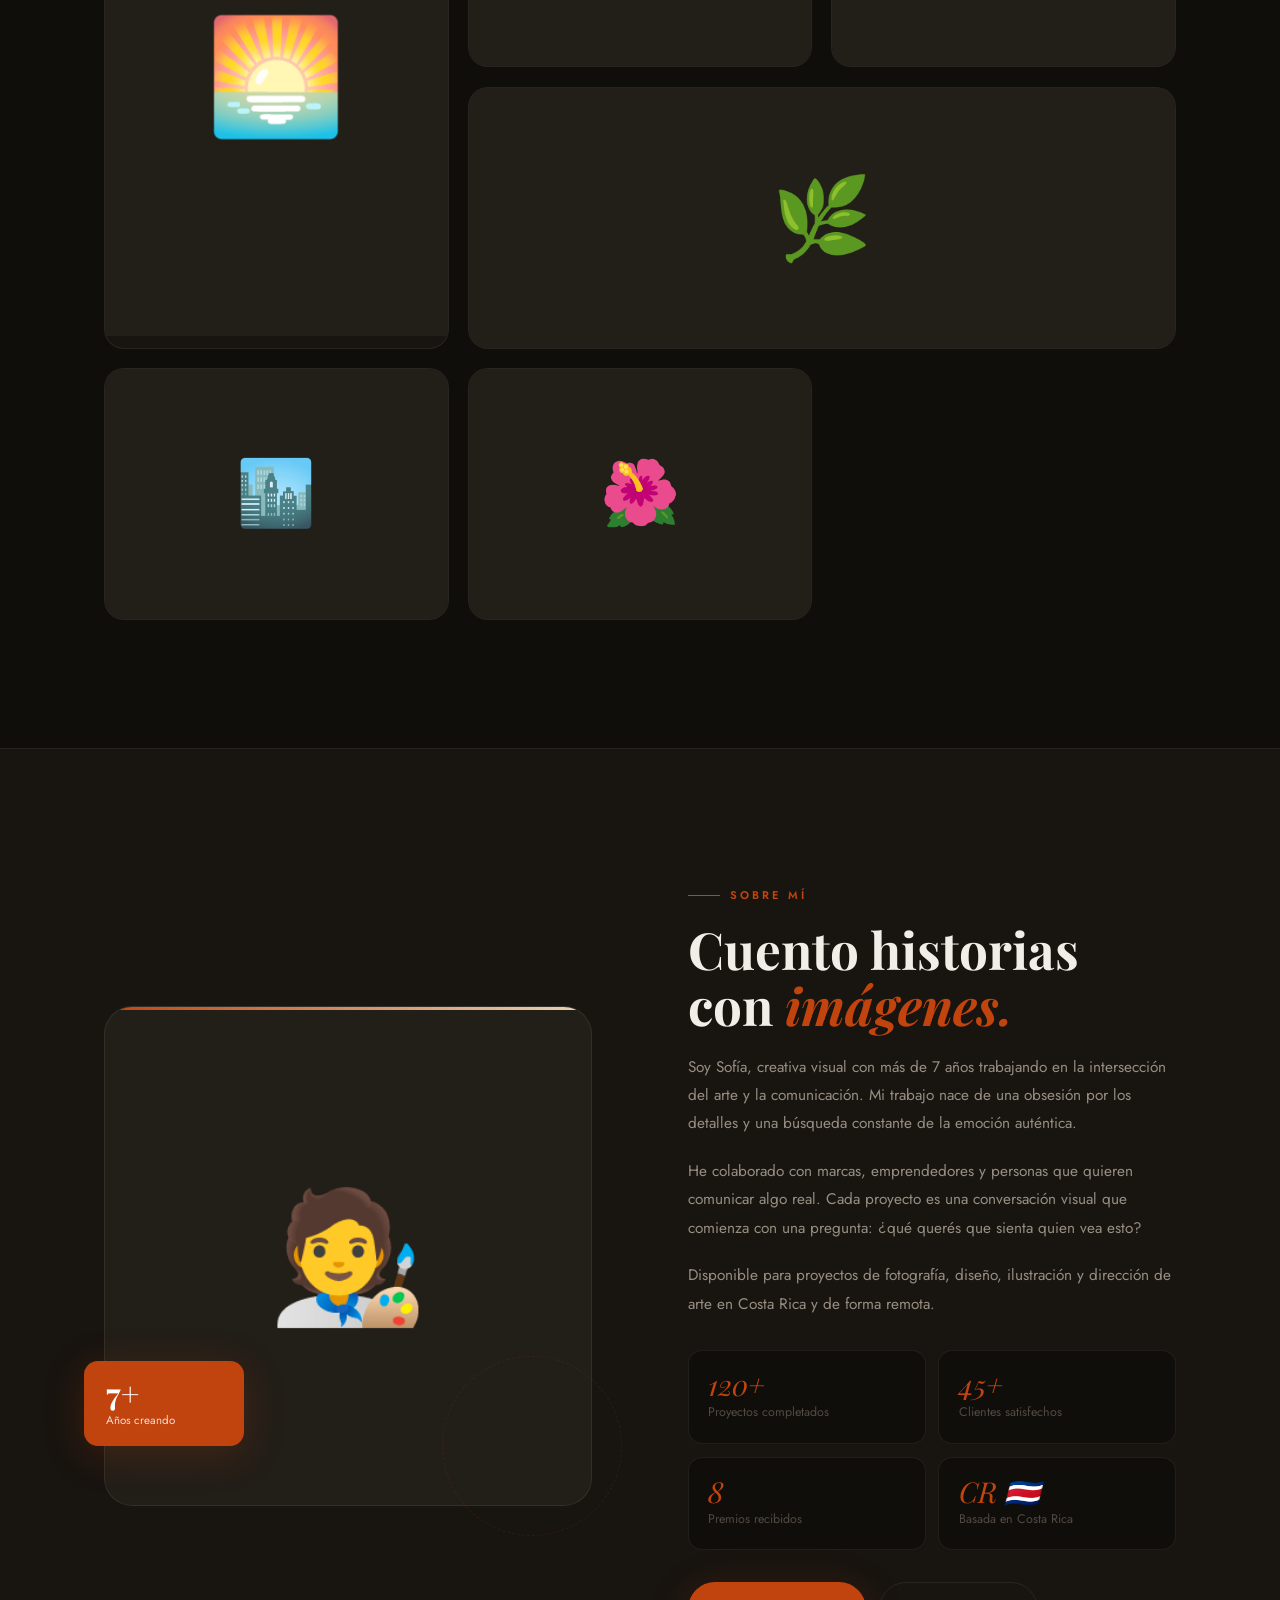
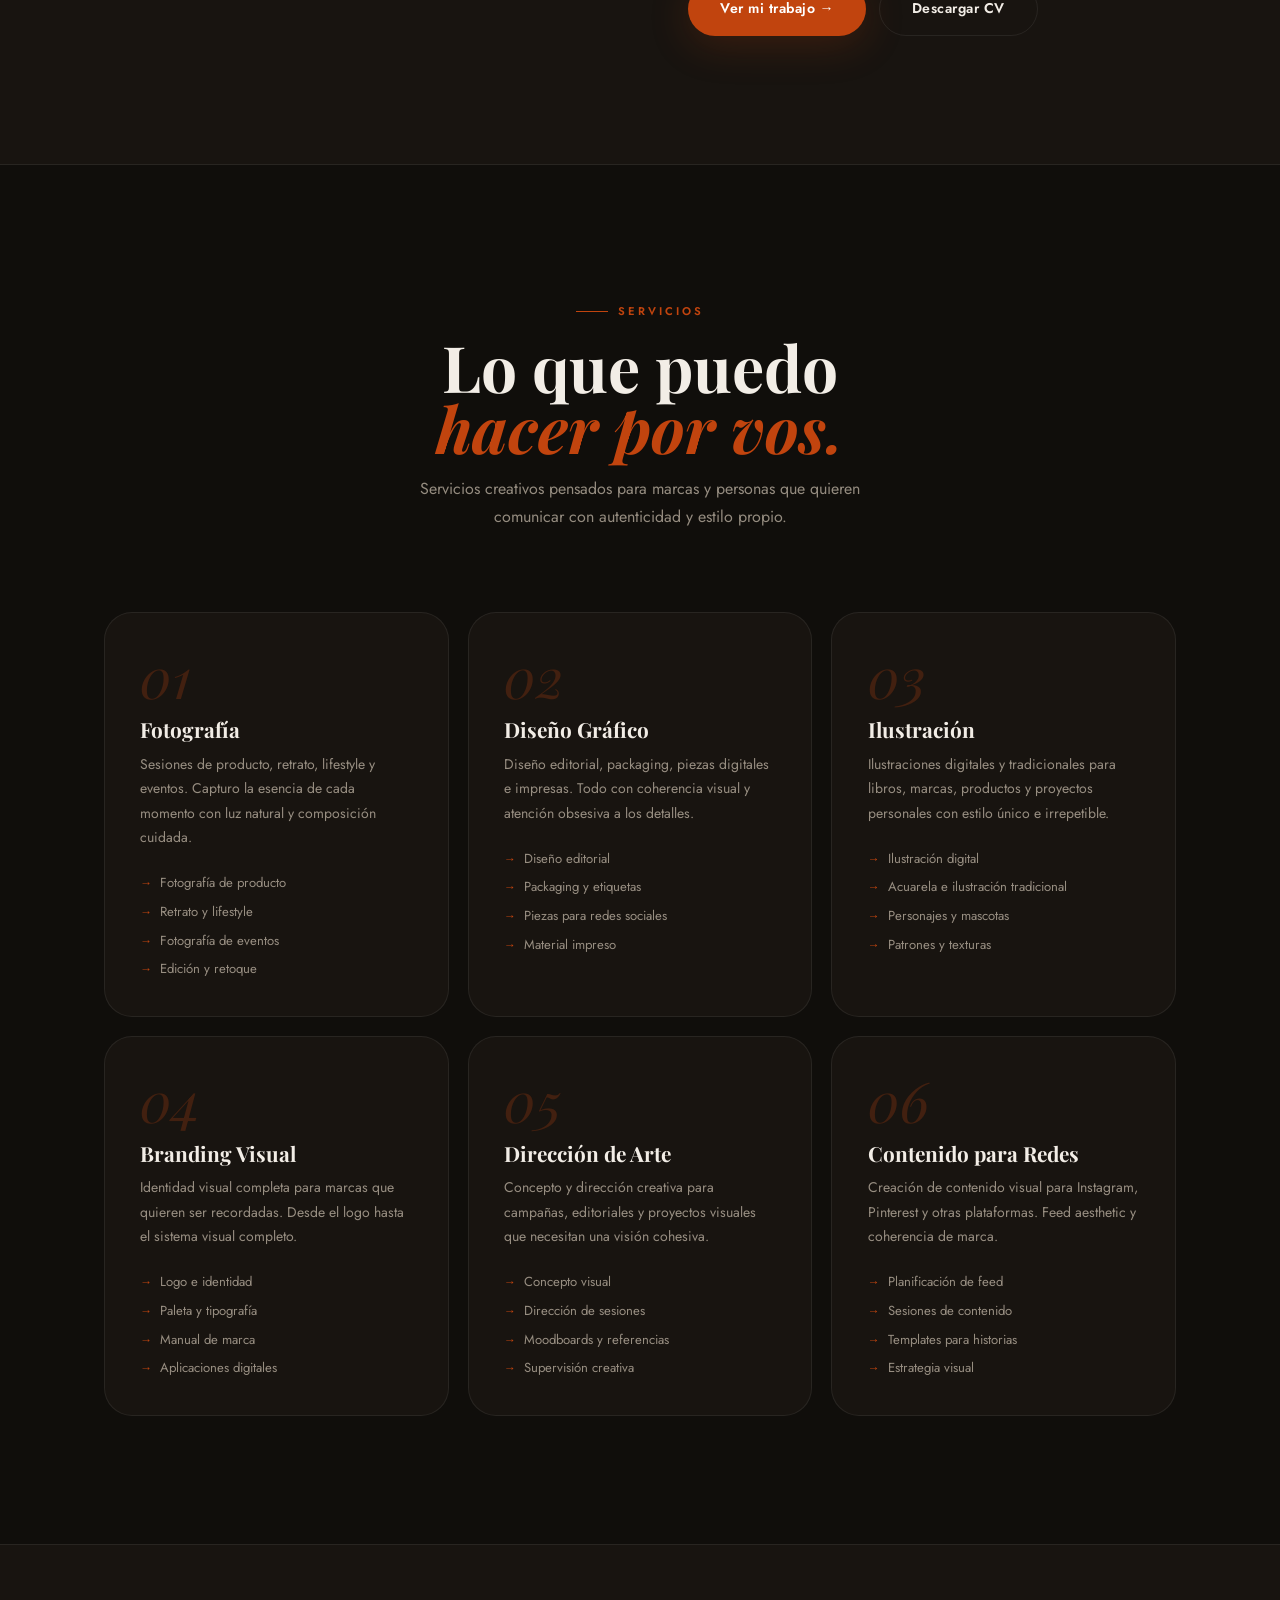
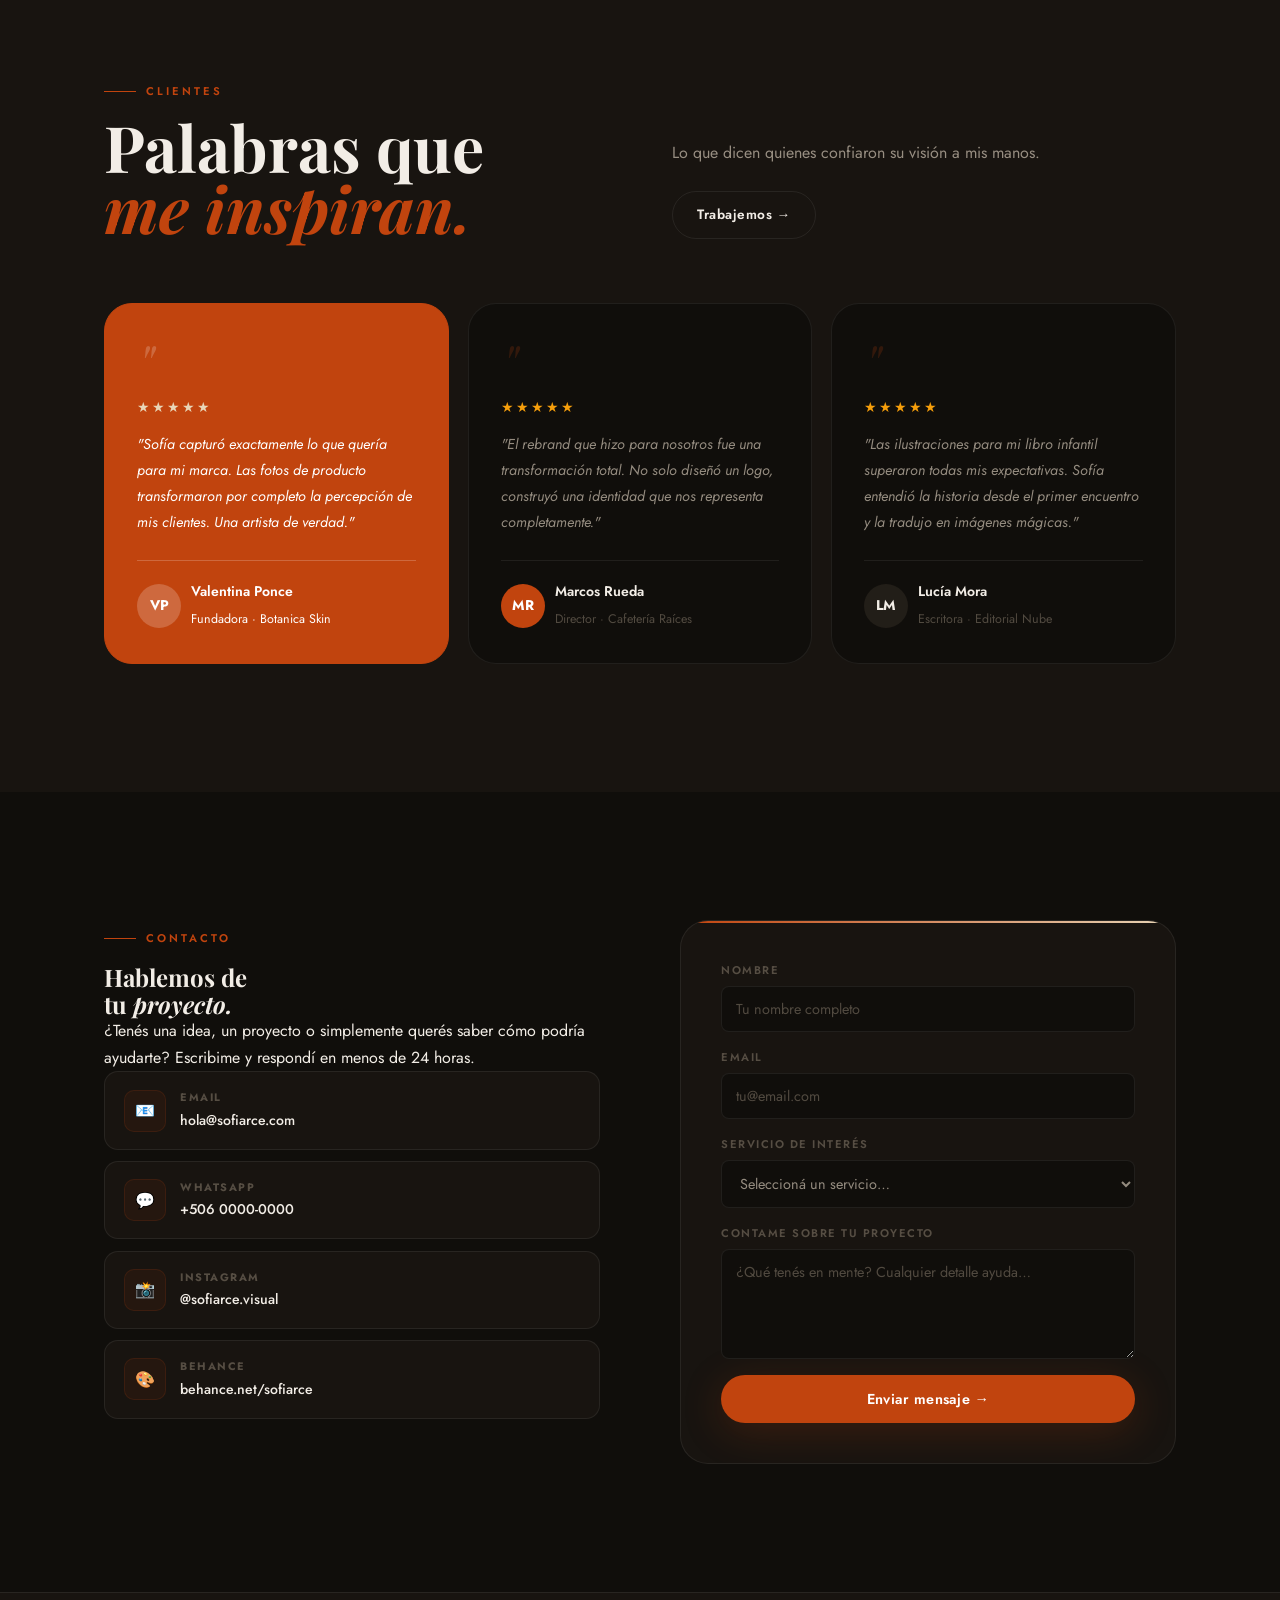
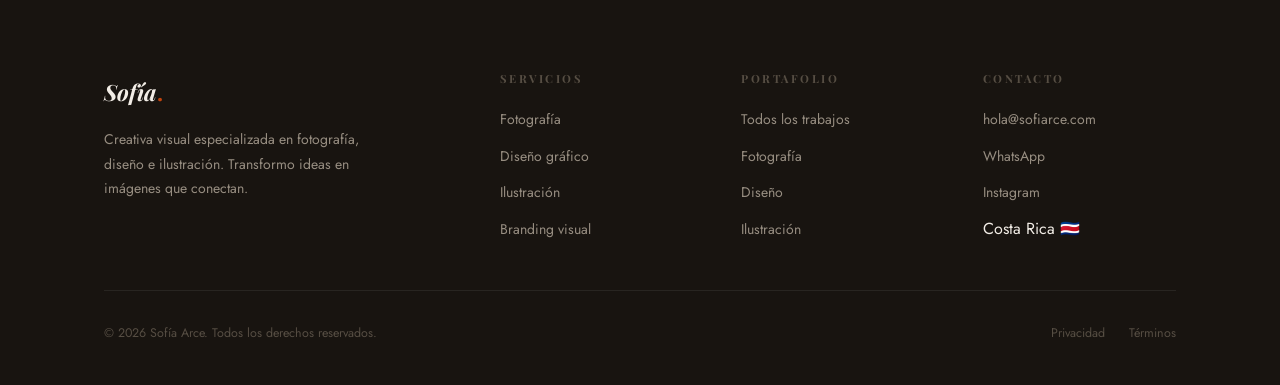
<file: pages/creativecanvas.html>
<!DOCTYPE html>
<html lang="es" data-theme="dark">
<head>
  <meta charset="UTF-8"/>
  <meta name="viewport" content="width=device-width, initial-scale=1.0"/>
  <title>Sofía Arce — Creativa Visual</title>
  <meta name="description" content="Portfolio de fotografía, diseño e ilustración. Sofía Arce — Creativa visual disponible para proyectos."/>
  <link rel="stylesheet" href="../css/creativecanvas.css"/>
  <style>
    /* Lightbox */
    .lightbox {
      position: fixed; inset: 0; z-index: 2000;
      background: rgba(16, 14, 11, .95);
      display: flex; align-items: center; justify-content: center;
      opacity: 0; pointer-events: none;
      transition: opacity .3s ease;
      backdrop-filter: blur(10px);
    }
    .lightbox.open { opacity: 1; pointer-events: all; }
    .lb-inner {
      text-align: center; max-width: 600px; padding: 2rem;
    }
    .lb-emoji { font-size: 8rem; display: block; margin-bottom: 1.5rem; }
    .lb-title { font-family: 'Playfair Display', serif; font-size: 2rem; font-style: italic; color: #F2EDE6; margin-bottom: .5rem; }
    .lb-cat   { font-size: .75rem; color: rgba(180,165,145,.6); letter-spacing: 2px; text-transform: uppercase; margin-bottom: 2rem; }
    .lb-close {
      position: absolute; top: 2rem; right: 2rem;
      width: 44px; height: 44px; border-radius: 50%;
      background: rgba(255,255,255,.1); border: 1px solid rgba(255,255,255,.15);
      color: #fff; font-size: 1.2rem; cursor: pointer;
      display: flex; align-items: center; justify-content: center;
      transition: all .2s;
    }
    .lb-close:hover { background: rgba(255,255,255,.2); }
  </style>
</head>
<body>

<!-- ══════════════════════════════════════
     LIGHTBOX
══════════════════════════════════════ -->
<div class="lightbox" id="lightbox">
  <button class="lb-close" title="Cerrar">✕</button>
  <div class="lb-inner">
    <span class="lb-emoji" id="lightbox-emoji">🎨</span>
    <div class="lb-title" id="lightbox-title">Obra</div>
    <div class="lb-cat" id="lightbox-cat">Categoría</div>
  </div>
</div>

<!-- ══════════════════════════════════════
     NAV
══════════════════════════════════════ -->
<nav class="nav">
  <div class="container nav-inner">
    <a href="#hero" class="nav-logo">
      Sofía<span>.</span>
    </a>
    <ul class="nav-links" id="nav-links">
      <li><a href="#gallery">Galería</a></li>
      <li><a href="#about">Sobre mí</a></li>
      <li><a href="#services">Servicios</a></li>
      <li><a href="#testimonials">Clientes</a></li>
      <li><a href="#contact">Contacto</a></li>
    </ul>
    <div class="nav-actions">
      <button class="nav-icon-btn" id="theme-btn">🌙</button>
      <button class="nav-hamburger" id="hamburger"><span></span><span></span><span></span></button>
      <a href="#contact" class="btn btn-terra" style="font-size:.82rem;padding:10px 22px">Trabajemos →</a>
    </div>
  </div>
</nav>

<!-- ══════════════════════════════════════
     HERO
══════════════════════════════════════ -->
<section class="hero" id="hero">

  <!-- Left -->
  <div class="hero-left">
    <div class="hero-label">
      <span class="hero-label-dot"></span>
      Creativa visual disponible
    </div>

    <h1 class="hero-h1">
      Arte que<br>
      <em>cuenta</em><br>
      historias.
    </h1>

    <p class="hero-p">
      Transformo ideas en imágenes que conectan. Fotografía, diseño e ilustración
      para marcas y personas que quieren comunicar con autenticidad.
    </p>

    <div class="hero-btns">
      <a href="#gallery" class="btn btn-terra">Ver mi trabajo →</a>
      <a href="#contact" class="btn btn-ghost">Contactarme</a>
    </div>

    <div class="hero-scroll">
      <span class="hero-scroll-line"></span>
      Scroll para explorar
    </div>
  </div>

  <!-- Right: image grid -->
  <div class="hero-right">
    <div class="hero-grid">
      <div class="hero-grid-item hgi-1">🌸</div>
      <div class="hero-grid-item">🎨</div>
      <div class="hero-grid-item">📸</div>
    </div>
    <div class="hero-float">
      ✦ 120+ proyectos completados
    </div>
  </div>

</section>

<!-- ══════════════════════════════════════
     MARQUEE
══════════════════════════════════════ -->
<div class="marquee-section">
  <div class="marquee-track">
    <span class="marquee-item"><span class="dot"></span>Fotografía</span>
    <span class="marquee-item"><span class="dot"></span>Diseño gráfico</span>
    <span class="marquee-item"><span class="dot"></span>Ilustración</span>
    <span class="marquee-item"><span class="dot"></span>Branding visual</span>
    <span class="marquee-item"><span class="dot"></span>Dirección de arte</span>
    <span class="marquee-item"><span class="dot"></span>Retoque fotográfico</span>
    <span class="marquee-item"><span class="dot"></span>Identidad de marca</span>
    <span class="marquee-item"><span class="dot"></span>Fotografía</span>
    <span class="marquee-item"><span class="dot"></span>Diseño gráfico</span>
    <span class="marquee-item"><span class="dot"></span>Ilustración</span>
    <span class="marquee-item"><span class="dot"></span>Branding visual</span>
    <span class="marquee-item"><span class="dot"></span>Dirección de arte</span>
    <span class="marquee-item"><span class="dot"></span>Retoque fotográfico</span>
    <span class="marquee-item"><span class="dot"></span>Identidad de marca</span>
  </div>
</div>

<!-- ══════════════════════════════════════
     GALLERY
══════════════════════════════════════ -->
<section class="gallery" id="gallery">
  <div class="container">

    <div class="gallery-header">
      <div class="reveal">
        <div class="eyebrow">Portafolio</div>
        <h2>Trabajo que<br><em>inspira.</em></h2>
      </div>
      <div class="gallery-header-right reveal">
        <p>Una selección de proyectos que reflejan mi estilo único: la intersección entre la técnica y la emoción visual.</p>
        <a href="#contact" class="btn btn-ghost" style="font-size:.85rem;padding:11px 24px">Encargar proyecto →</a>
      </div>
    </div>

    <div class="gallery-filters reveal">
      <button class="gf-btn active" data-filter="all">Todos</button>
      <button class="gf-btn" data-filter="foto">Fotografía</button>
      <button class="gf-btn" data-filter="diseno">Diseño</button>
      <button class="gf-btn" data-filter="ilustracion">Ilustración</button>
      <button class="gf-btn" data-filter="branding">Branding</button>
    </div>

    <div class="gallery-grid">

      <div class="gallery-item reveal" data-cat="foto" data-title="Luz de Tarde">
        <div class="gi-img">🌅
          <div class="gi-overlay">
            <h4>Luz de Tarde</h4>
            <p>Fotografía · 2024</p>
            <button class="gi-view">Ver obra</button>
          </div>
        </div>
      </div>

      <div class="gallery-item reveal" data-cat="diseno" data-title="Geometría Viva">
        <div class="gi-img">🔺
          <div class="gi-overlay">
            <h4>Geometría Viva</h4>
            <p>Diseño · 2024</p>
            <button class="gi-view">Ver obra</button>
          </div>
        </div>
      </div>

      <div class="gallery-item reveal" data-cat="ilustracion" data-title="Sueños en Acuarela">
        <div class="gi-img">🎨
          <div class="gi-overlay">
            <h4>Sueños en Acuarela</h4>
            <p>Ilustración · 2024</p>
            <button class="gi-view">Ver obra</button>
          </div>
        </div>
      </div>

      <div class="gallery-item reveal" data-cat="branding" data-title="Identidad Raíz">
        <div class="gi-img">🌿
          <div class="gi-overlay">
            <h4>Identidad Raíz</h4>
            <p>Branding · 2023</p>
            <button class="gi-view">Ver obra</button>
          </div>
        </div>
      </div>

      <div class="gallery-item reveal" data-cat="foto" data-title="Retrato Urbano">
        <div class="gi-img">🏙️
          <div class="gi-overlay">
            <h4>Retrato Urbano</h4>
            <p>Fotografía · 2023</p>
            <button class="gi-view">Ver obra</button>
          </div>
        </div>
      </div>

      <div class="gallery-item reveal" data-cat="ilustracion" data-title="Flora Imaginaria">
        <div class="gi-img">🌺
          <div class="gi-overlay">
            <h4>Flora Imaginaria</h4>
            <p>Ilustración · 2023</p>
            <button class="gi-view">Ver obra</button>
          </div>
        </div>
      </div>

    </div>
  </div>
</section>

<!-- ══════════════════════════════════════
     ABOUT
══════════════════════════════════════ -->
<section class="about" id="about">
  <div class="container about-inner">

    <div class="about-img-wrap reveal">
      <div class="about-img-main">🧑‍🎨</div>
      <div class="about-circle"></div>
      <div class="about-float">
        <div class="af-num">7+</div>
        <div class="af-label">Años creando</div>
      </div>
    </div>

    <div class="about-content reveal">
      <div class="eyebrow">Sobre mí</div>
      <h2>Cuento historias<br>con <em>imágenes.</em></h2>
      <p>Soy Sofía, creativa visual con más de 7 años trabajando en la intersección del arte y la comunicación. Mi trabajo nace de una obsesión por los detalles y una búsqueda constante de la emoción auténtica.</p>
      <p>He colaborado con marcas, emprendedores y personas que quieren comunicar algo real. Cada proyecto es una conversación visual que comienza con una pregunta: ¿qué querés que sienta quien vea esto?</p>
      <p>Disponible para proyectos de fotografía, diseño, ilustración y dirección de arte en Costa Rica y de forma remota.</p>

      <div class="about-facts">
        <div class="about-fact">
          <div class="af-fact-num">120+</div>
          <div class="af-fact-label">Proyectos completados</div>
        </div>
        <div class="about-fact">
          <div class="af-fact-num">45+</div>
          <div class="af-fact-label">Clientes satisfechos</div>
        </div>
        <div class="about-fact">
          <div class="af-fact-num">8</div>
          <div class="af-fact-label">Premios recibidos</div>
        </div>
        <div class="about-fact">
          <div class="af-fact-num">CR 🇨🇷</div>
          <div class="af-fact-label">Basada en Costa Rica</div>
        </div>
      </div>

      <div style="display:flex;gap:.8rem;flex-wrap:wrap">
        <a href="#gallery" class="btn btn-terra">Ver mi trabajo →</a>
        <a href="#" class="btn btn-ghost">Descargar CV</a>
      </div>
    </div>

  </div>
</section>

<!-- ══════════════════════════════════════
     SERVICES
══════════════════════════════════════ -->
<section class="services" id="services">
  <div class="container">
    <div class="services-header reveal">
      <div class="eyebrow">Servicios</div>
      <h2>Lo que puedo<br><em>hacer por vos.</em></h2>
      <p>Servicios creativos pensados para marcas y personas que quieren comunicar con autenticidad y estilo propio.</p>
    </div>

    <div class="services-grid">

      <div class="srv-card reveal">
        <div class="srv-num">01</div>
        <h3>Fotografía</h3>
        <p>Sesiones de producto, retrato, lifestyle y eventos. Capturo la esencia de cada momento con luz natural y composición cuidada.</p>
        <ul class="srv-list">
          <li>Fotografía de producto</li>
          <li>Retrato y lifestyle</li>
          <li>Fotografía de eventos</li>
          <li>Edición y retoque</li>
        </ul>
      </div>

      <div class="srv-card reveal" style="transition-delay:.1s">
        <div class="srv-num">02</div>
        <h3>Diseño Gráfico</h3>
        <p>Diseño editorial, packaging, piezas digitales e impresas. Todo con coherencia visual y atención obsesiva a los detalles.</p>
        <ul class="srv-list">
          <li>Diseño editorial</li>
          <li>Packaging y etiquetas</li>
          <li>Piezas para redes sociales</li>
          <li>Material impreso</li>
        </ul>
      </div>

      <div class="srv-card reveal" style="transition-delay:.2s">
        <div class="srv-num">03</div>
        <h3>Ilustración</h3>
        <p>Ilustraciones digitales y tradicionales para libros, marcas, productos y proyectos personales con estilo único e irrepetible.</p>
        <ul class="srv-list">
          <li>Ilustración digital</li>
          <li>Acuarela e ilustración tradicional</li>
          <li>Personajes y mascotas</li>
          <li>Patrones y texturas</li>
        </ul>
      </div>

      <div class="srv-card reveal">
        <div class="srv-num">04</div>
        <h3>Branding Visual</h3>
        <p>Identidad visual completa para marcas que quieren ser recordadas. Desde el logo hasta el sistema visual completo.</p>
        <ul class="srv-list">
          <li>Logo e identidad</li>
          <li>Paleta y tipografía</li>
          <li>Manual de marca</li>
          <li>Aplicaciones digitales</li>
        </ul>
      </div>

      <div class="srv-card reveal" style="transition-delay:.1s">
        <div class="srv-num">05</div>
        <h3>Dirección de Arte</h3>
        <p>Concepto y dirección creativa para campañas, editoriales y proyectos visuales que necesitan una visión cohesiva.</p>
        <ul class="srv-list">
          <li>Concepto visual</li>
          <li>Dirección de sesiones</li>
          <li>Moodboards y referencias</li>
          <li>Supervisión creativa</li>
        </ul>
      </div>

      <div class="srv-card reveal" style="transition-delay:.2s">
        <div class="srv-num">06</div>
        <h3>Contenido para Redes</h3>
        <p>Creación de contenido visual para Instagram, Pinterest y otras plataformas. Feed aesthetic y coherencia de marca.</p>
        <ul class="srv-list">
          <li>Planificación de feed</li>
          <li>Sesiones de contenido</li>
          <li>Templates para historias</li>
          <li>Estrategia visual</li>
        </ul>
      </div>

    </div>
  </div>
</section>

<!-- ══════════════════════════════════════
     TESTIMONIALS
══════════════════════════════════════ -->
<section class="testimonials" id="testimonials">
  <div class="container">
    <div class="testi-header">
      <div class="reveal">
        <div class="eyebrow">Clientes</div>
        <h2>Palabras que<br><em>me inspiran.</em></h2>
      </div>
      <div class="reveal">
        <p style="color:var(--text2);line-height:1.8;max-width:380px">Lo que dicen quienes confiaron su visión a mis manos.</p>
        <div style="margin-top:1.5rem">
          <a href="#contact" class="btn btn-ghost" style="font-size:.85rem;padding:11px 24px">Trabajemos →</a>
        </div>
      </div>
    </div>

    <div class="testi-grid">

      <div class="testi-card dark-card reveal">
        <div class="testi-quote">"</div>
        <p class="testi-stars">★★★★★</p>
        <p class="testi-text">"Sofía capturó exactamente lo que quería para mi marca. Las fotos de producto transformaron por completo la percepción de mis clientes. Una artista de verdad."</p>
        <div class="testi-author">
          <div class="testi-av">VP</div>
          <div class="testi-info"><strong>Valentina Ponce</strong><span>Fundadora · Botanica Skin</span></div>
        </div>
      </div>

      <div class="testi-card reveal" style="transition-delay:.08s">
        <div class="testi-quote">"</div>
        <p class="testi-stars">★★★★★</p>
        <p class="testi-text">"El rebrand que hizo para nosotros fue una transformación total. No solo diseñó un logo, construyó una identidad que nos representa completamente."</p>
        <div class="testi-author">
          <div class="testi-av terra">MR</div>
          <div class="testi-info"><strong>Marcos Rueda</strong><span>Director · Cafetería Raíces</span></div>
        </div>
      </div>

      <div class="testi-card reveal" style="transition-delay:.16s">
        <div class="testi-quote">"</div>
        <p class="testi-stars">★★★★★</p>
        <p class="testi-text">"Las ilustraciones para mi libro infantil superaron todas mis expectativas. Sofía entendió la historia desde el primer encuentro y la tradujo en imágenes mágicas."</p>
        <div class="testi-author">
          <div class="testi-av">LM</div>
          <div class="testi-info"><strong>Lucía Mora</strong><span>Escritora · Editorial Nube</span></div>
        </div>
      </div>

    </div>
  </div>
</section>

<!-- ══════════════════════════════════════
     CONTACT
══════════════════════════════════════ -->
<section class="contact" id="contact">
  <div class="container contact-inner">

    <div class="reveal">
      <div class="eyebrow">Contacto</div>
      <h2>Hablemos de<br>tu <em>proyecto.</em></h2>
      <p>¿Tenés una idea, un proyecto o simplemente querés saber cómo podría ayudarte? Escribime y respondí en menos de 24 horas.</p>

      <div class="contact-items">
        <a href="mailto:hola@sofiarce.com" class="contact-item">
          <div class="ci-ico">📧</div>
          <div>
            <div class="ci-label">Email</div>
            <div class="ci-value">hola@sofiarce.com</div>
          </div>
        </a>
        <a href="https://wa.me/50600000000" target="_blank" class="contact-item">
          <div class="ci-ico">💬</div>
          <div>
            <div class="ci-label">WhatsApp</div>
            <div class="ci-value">+506 0000-0000</div>
          </div>
        </a>
        <a href="https://instagram.com" target="_blank" class="contact-item">
          <div class="ci-ico">📸</div>
          <div>
            <div class="ci-label">Instagram</div>
            <div class="ci-value">@sofiarce.visual</div>
          </div>
        </a>
        <a href="https://behance.net" target="_blank" class="contact-item">
          <div class="ci-ico">🎨</div>
          <div>
            <div class="ci-label">Behance</div>
            <div class="ci-value">behance.net/sofiarce</div>
          </div>
        </a>
      </div>
    </div>

    <div class="contact-form reveal">
      <form id="contact-form">
        <div class="form-group">
          <label for="nombre">Nombre</label>
          <input type="text" id="nombre" placeholder="Tu nombre completo" required/>
        </div>
        <div class="form-group">
          <label for="email">Email</label>
          <input type="email" id="email" placeholder="tu@email.com" required/>
        </div>
        <div class="form-group">
          <label for="servicio">Servicio de interés</label>
          <select id="servicio">
            <option value="">Seleccioná un servicio…</option>
            <option>Fotografía</option>
            <option>Diseño gráfico</option>
            <option>Ilustración</option>
            <option>Branding visual</option>
            <option>Dirección de arte</option>
            <option>Contenido para redes</option>
            <option>Otro</option>
          </select>
        </div>
        <div class="form-group">
          <label for="mensaje">Contame sobre tu proyecto</label>
          <textarea id="mensaje" placeholder="¿Qué tenés en mente? Cualquier detalle ayuda…" required></textarea>
        </div>
        <button type="submit" class="btn-send" id="send-btn">Enviar mensaje →</button>
      </form>
    </div>

  </div>
</section>

<!-- ══════════════════════════════════════
     FOOTER
══════════════════════════════════════ -->
<footer class="site-footer">
  <div class="container">
    <div class="footer-grid">
      <div class="footer-brand">
        <span class="footer-logo">Sofía<span>.</span></span>
        <p>Creativa visual especializada en fotografía, diseño e ilustración. Transformo ideas en imágenes que conectan.</p>
      </div>
      <div class="footer-col">
        <h4>Servicios</h4>
        <ul>
          <li><a href="#services">Fotografía</a></li>
          <li><a href="#services">Diseño gráfico</a></li>
          <li><a href="#services">Ilustración</a></li>
          <li><a href="#services">Branding visual</a></li>
        </ul>
      </div>
      <div class="footer-col">
        <h4>Portafolio</h4>
        <ul>
          <li><a href="#gallery">Todos los trabajos</a></li>
          <li><a href="#gallery">Fotografía</a></li>
          <li><a href="#gallery">Diseño</a></li>
          <li><a href="#gallery">Ilustración</a></li>
        </ul>
      </div>
      <div class="footer-col">
        <h4>Contacto</h4>
        <ul>
          <li><a href="mailto:hola@sofiarce.com">hola@sofiarce.com</a></li>
          <li><a href="https://wa.me/50600000000" target="_blank">WhatsApp</a></li>
          <li><a href="https://instagram.com" target="_blank">Instagram</a></li>
          <li><span>Costa Rica 🇨🇷</span></li>
        </ul>
      </div>
    </div>
    <div class="footer-bottom">
      <span>© <span id="footer-year"></span> Sofía Arce. Todos los derechos reservados.</span>
      <div style="display:flex;gap:1.5rem">
        <a href="#">Privacidad</a>
        <a href="#">Términos</a>
      </div>
    </div>
  </div>
</footer>

<script src="../js/creativecanvas.js"></script>
</body>
</html>
</file>
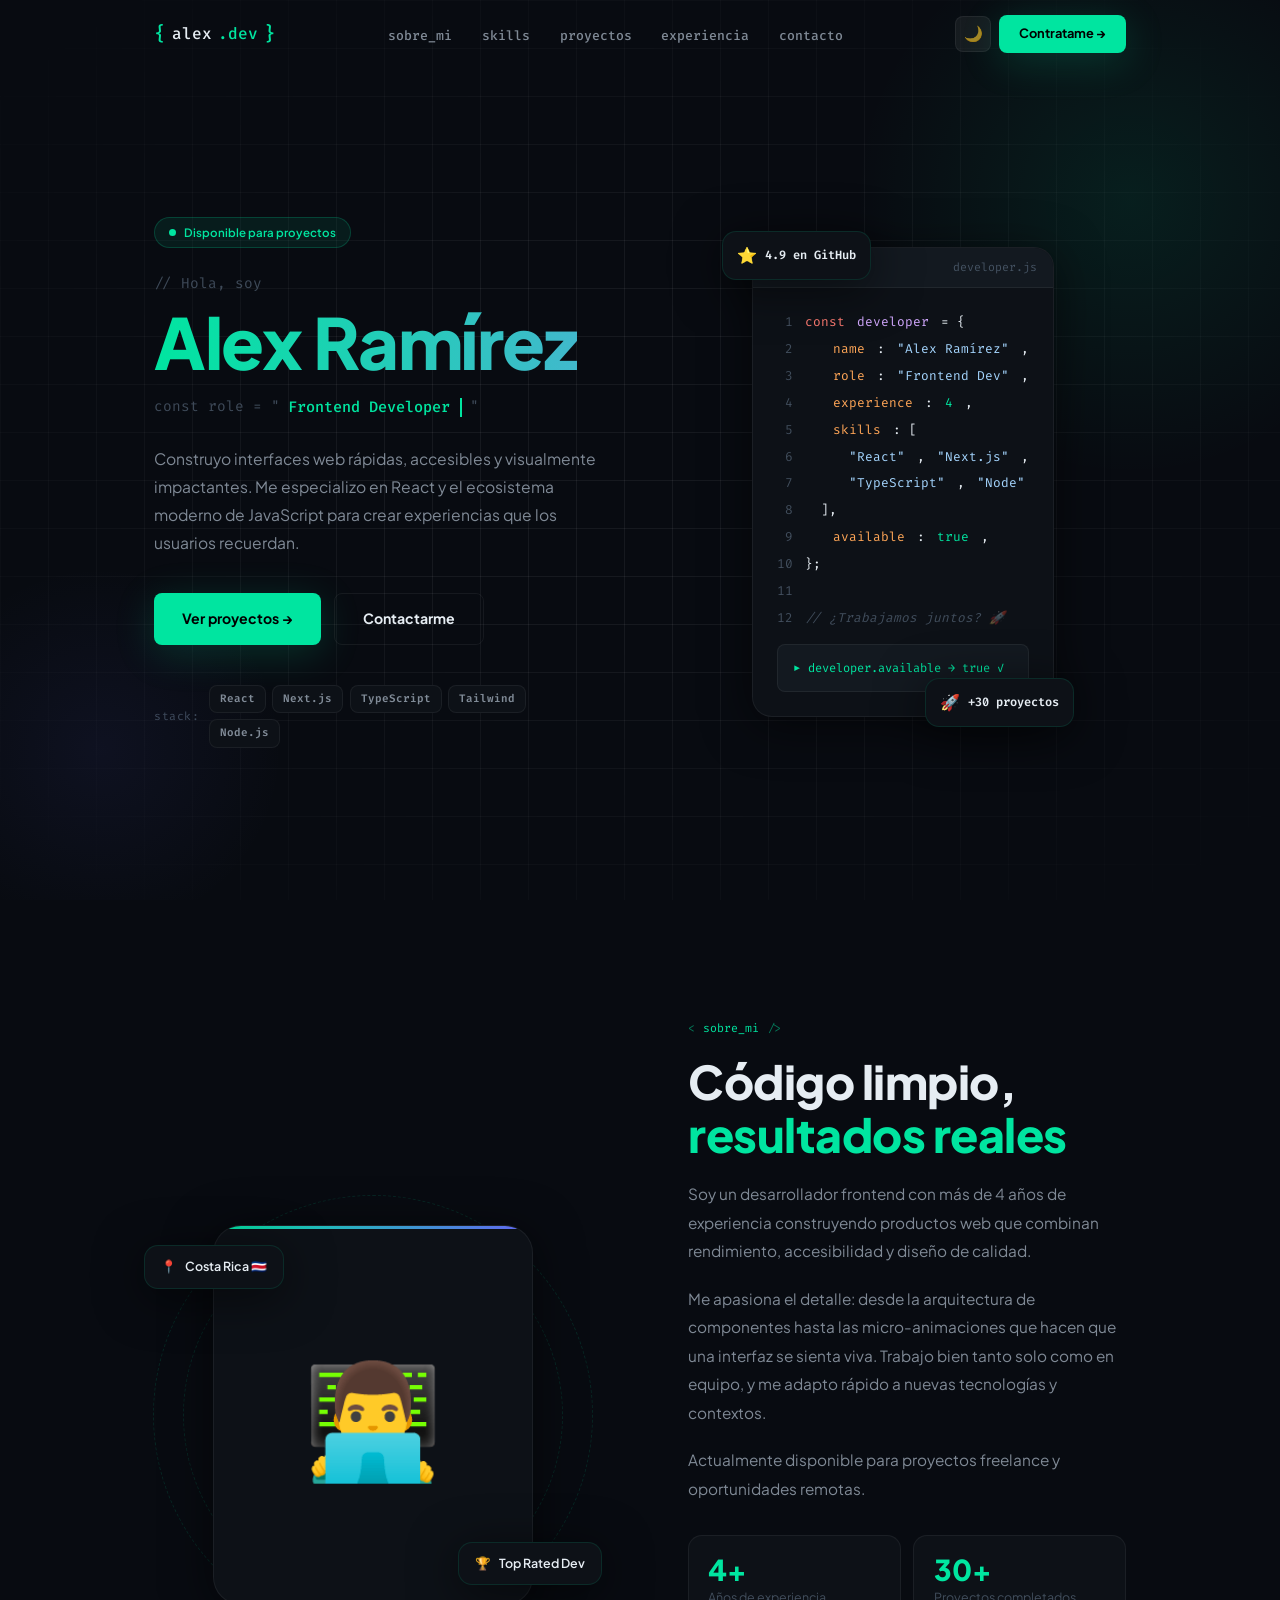
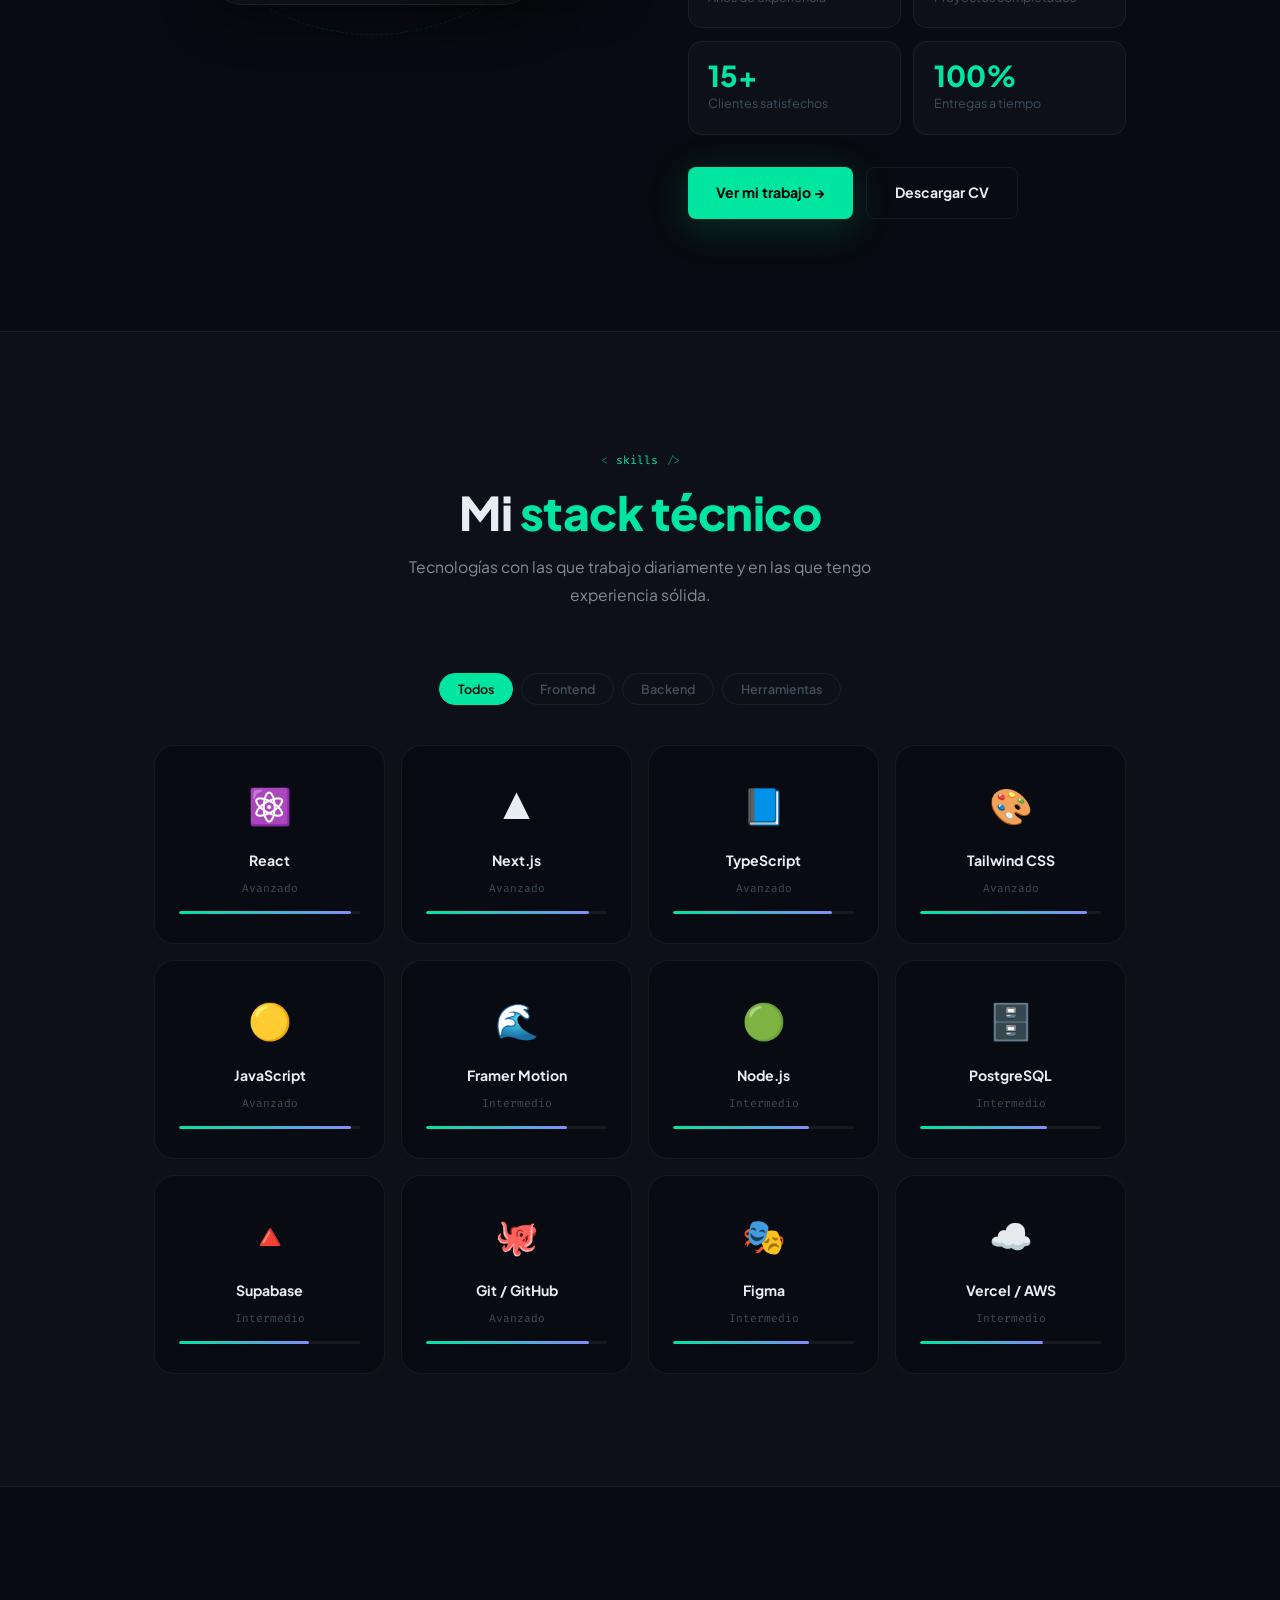
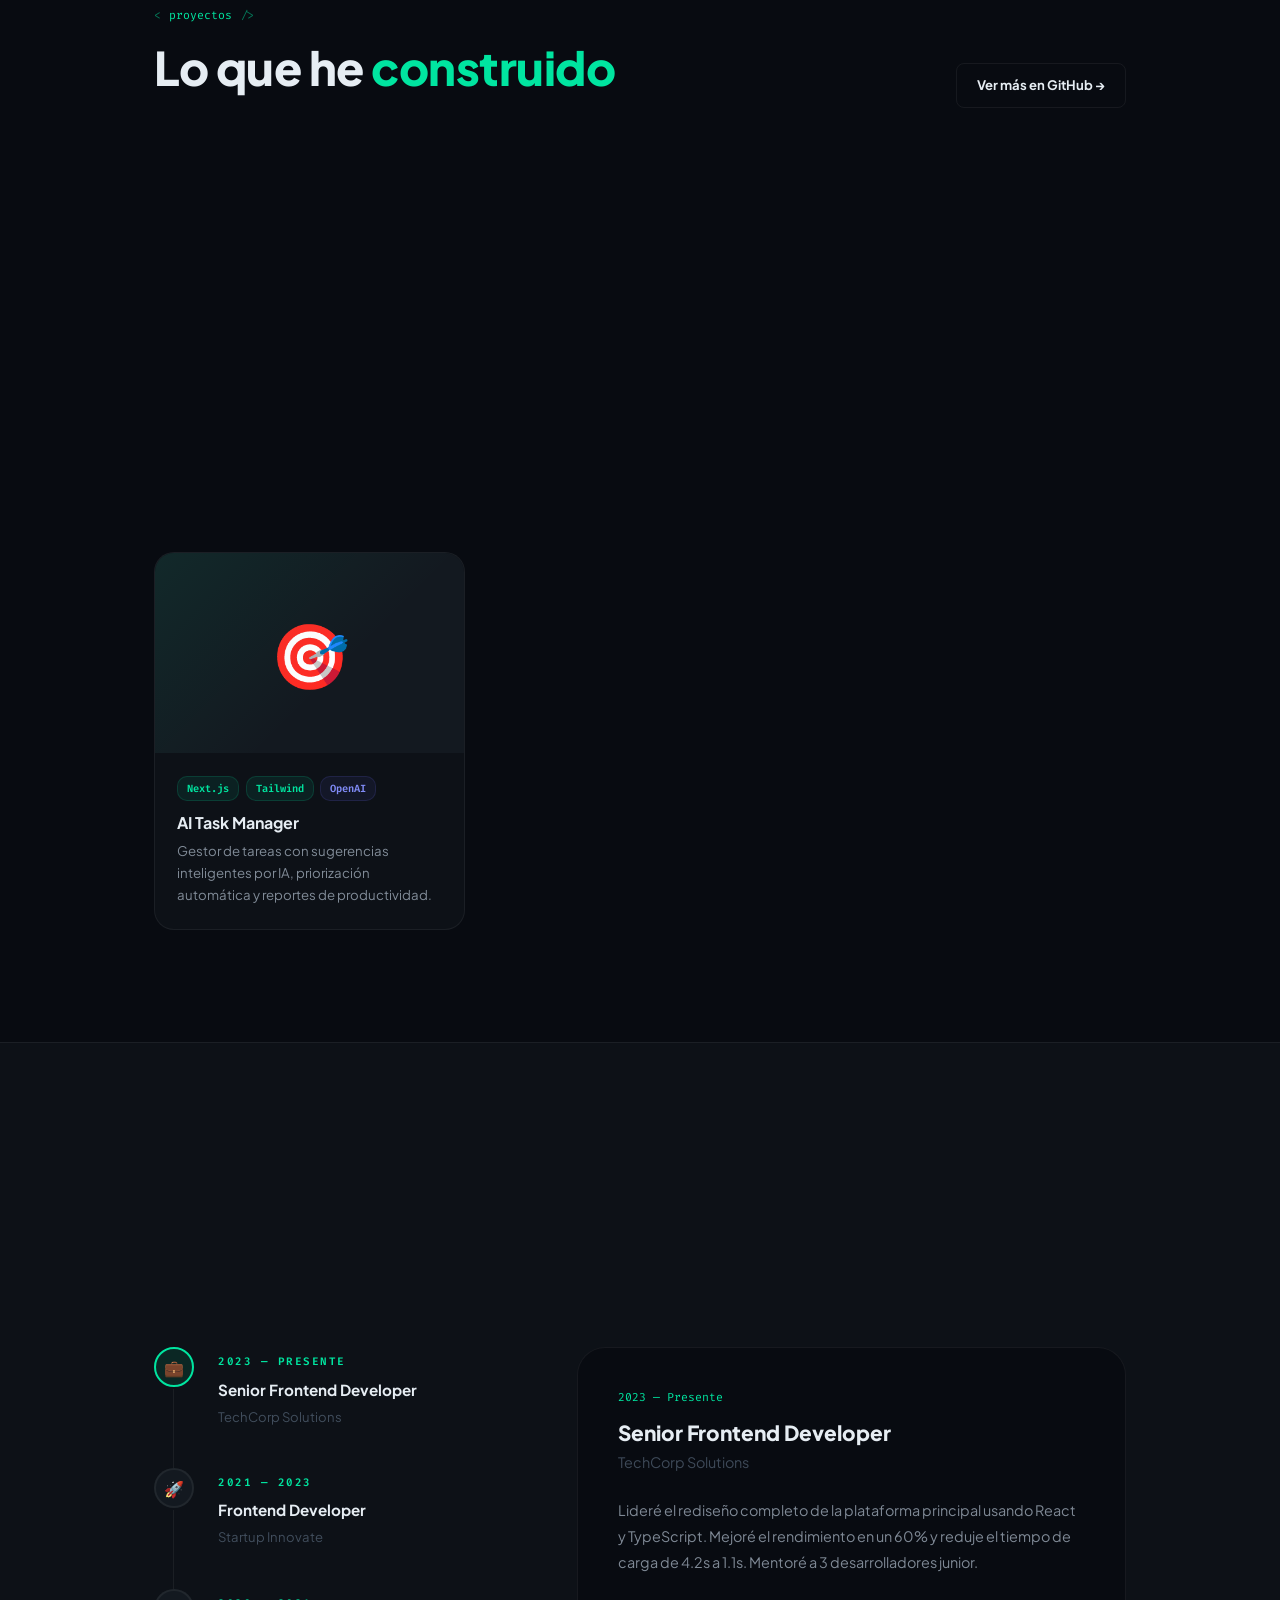
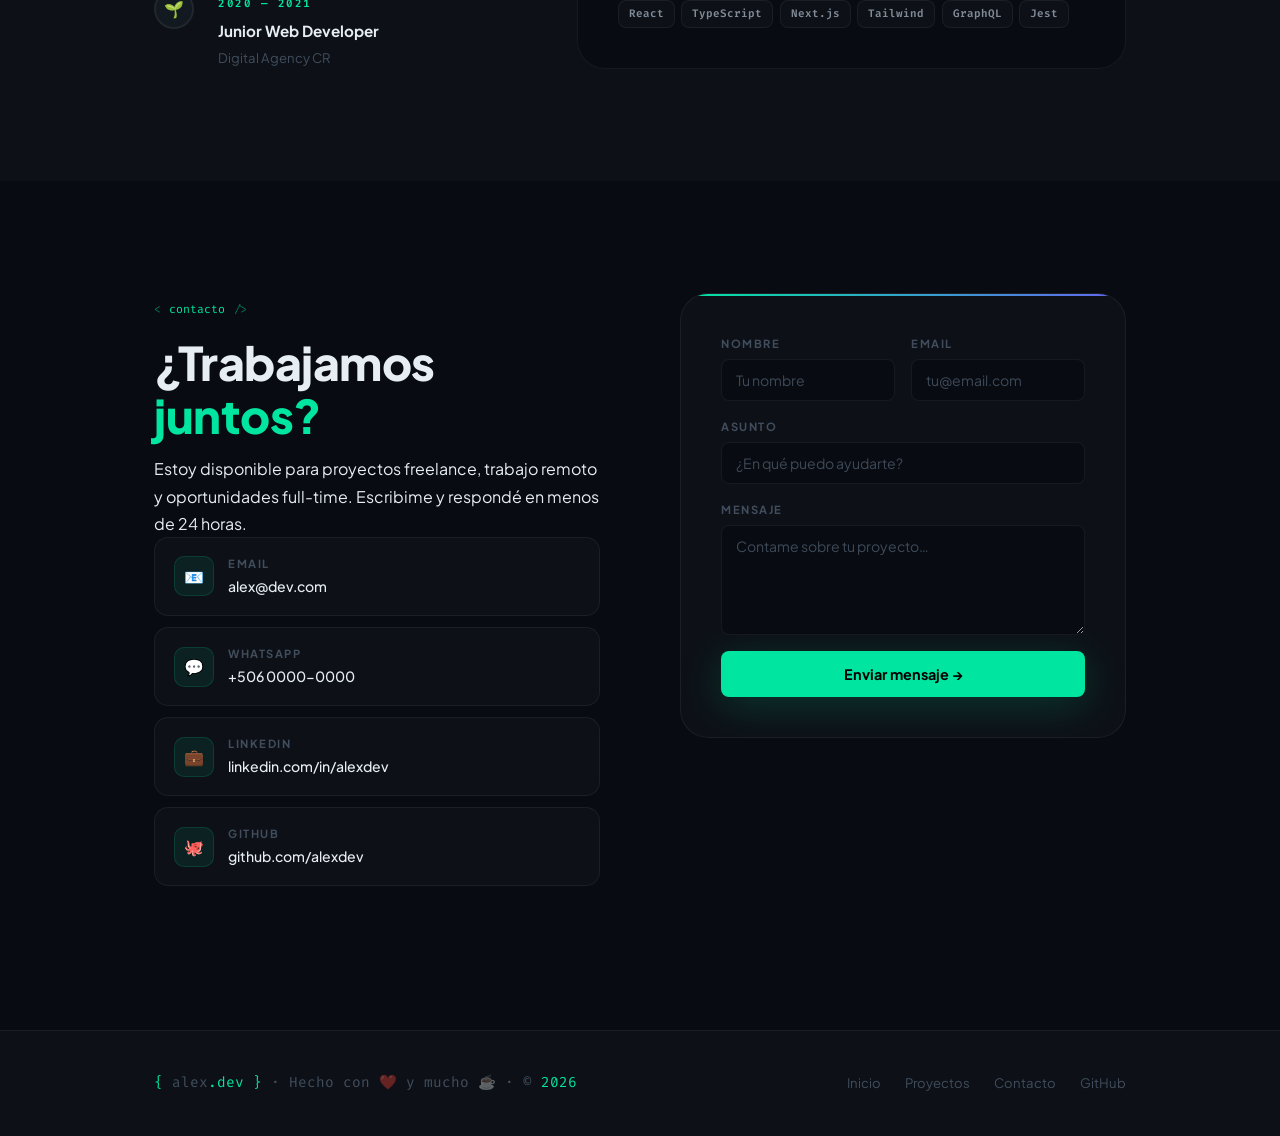
<file: pages/devfolio-pro.html>
<!DOCTYPE html>
<html lang="es" data-theme="dark">
<head>
  <meta charset="UTF-8"/>
  <meta name="viewport" content="width=device-width, initial-scale=1.0"/>
  <title>Alex Ramírez — Frontend Developer</title>
  <meta name="description" content="Frontend Developer especializado en React, Next.js y experiencias web modernas. Disponible para proyectos freelance."/>
  <link rel="stylesheet" href="../css/devfolio-pro.css"/>
</head>
<body>

<!-- ══════════════════════════════════════
     NAV
══════════════════════════════════════ -->
<nav class="nav">
  <div class="container nav-inner">
    <a href="#hero" class="nav-logo">
      <span class="logo-bracket">{</span>
      <span class="logo-name">alex</span>
      <span class="logo-dot">.dev</span>
      <span class="logo-bracket">}</span>
    </a>
    <ul class="nav-links" id="nav-links">
      <li><a href="#about">sobre_mi</a></li>
      <li><a href="#skills">skills</a></li>
      <li><a href="#projects">proyectos</a></li>
      <li><a href="#experience">experiencia</a></li>
      <li><a href="#contact">contacto</a></li>
    </ul>
    <div class="nav-actions">
      <button class="nav-icon-btn" id="theme-btn" title="Cambiar tema">🌙</button>
      <button class="nav-hamburger" id="hamburger" aria-label="Menú">
        <span></span><span></span><span></span>
      </button>
      <a href="#contact" class="btn-nav">Contratame →</a>
    </div>
  </div>
</nav>

<!-- ══════════════════════════════════════
     HERO
══════════════════════════════════════ -->
<section class="hero" id="hero">
  <div class="hero-bg">
    <div class="hero-bg-grid"></div>
    <div class="hero-bg-glow"></div>
    <div class="hero-bg-glow-2"></div>
  </div>

  <div class="container hero-inner">

    <!-- Left -->
    <div>
      <div class="hero-status">
        <span class="status-dot"></span>
        Disponible para proyectos
      </div>

      <div class="hero-greeting">// Hola, soy</div>

      <h1 class="hero-h1">
        <span class="name-highlight">Alex Ramírez</span>
      </h1>

      <div class="hero-role">
        <span class="hero-role-prefix">const role = "</span>
        <span class="typing-text">Frontend Developer</span>
        <span class="cursor"></span>
        <span class="hero-role-prefix">"</span>
      </div>

      <p class="hero-p">
        Construyo interfaces web rápidas, accesibles y visualmente impactantes.
        Me especializo en React y el ecosistema moderno de JavaScript para
        crear experiencias que los usuarios recuerdan.
      </p>

      <div class="hero-btns">
        <a href="#projects" class="btn btn-accent">Ver proyectos →</a>
        <a href="#contact" class="btn btn-outline">Contactarme</a>
      </div>

      <div class="hero-stack">
        <span class="hero-stack-label">stack:</span>
        <div class="stack-badges">
          <span class="stack-badge">React</span>
          <span class="stack-badge">Next.js</span>
          <span class="stack-badge">TypeScript</span>
          <span class="stack-badge">Tailwind</span>
          <span class="stack-badge">Node.js</span>
        </div>
      </div>
    </div>

    <!-- Right: Code card -->
    <div class="hero-visual">
      <div style="position:relative;">
        <div class="code-card">
          <div class="code-titlebar">
            <div class="code-dot red"></div>
            <div class="code-dot yellow"></div>
            <div class="code-dot green"></div>
            <span class="code-filename">developer.js</span>
          </div>
          <div class="code-body">
            <div class="code-line"><span class="code-ln">1</span><span class="kw">const</span> <span class="fn">developer</span> = {</div>
            <div class="code-line"><span class="code-ln">2</span>&nbsp;&nbsp;<span class="prop">name</span>: <span class="str">"Alex Ramírez"</span>,</div>
            <div class="code-line"><span class="code-ln">3</span>&nbsp;&nbsp;<span class="prop">role</span>: <span class="str">"Frontend Dev"</span>,</div>
            <div class="code-line"><span class="code-ln">4</span>&nbsp;&nbsp;<span class="prop">experience</span>: <span class="val">4</span>,</div>
            <div class="code-line"><span class="code-ln">5</span>&nbsp;&nbsp;<span class="prop">skills</span>: [</div>
            <div class="code-line"><span class="code-ln">6</span>&nbsp;&nbsp;&nbsp;&nbsp;<span class="str">"React"</span>, <span class="str">"Next.js"</span>,</div>
            <div class="code-line"><span class="code-ln">7</span>&nbsp;&nbsp;&nbsp;&nbsp;<span class="str">"TypeScript"</span>, <span class="str">"Node"</span></div>
            <div class="code-line"><span class="code-ln">8</span>&nbsp;&nbsp;],</div>
            <div class="code-line"><span class="code-ln">9</span>&nbsp;&nbsp;<span class="prop">available</span>: <span class="val">true</span>,</div>
            <div class="code-line"><span class="code-ln">10</span>};</div>
            <div class="code-line"><span class="code-ln">11</span></div>
            <div class="code-line"><span class="code-ln">12</span><span class="cmt">// ¿Trabajamos juntos? 🚀</span></div>
            <div class="code-output">developer.available → true ✓</div>
          </div>
        </div>

        <div class="hero-float hf-1">
          <span class="hf-ico">⭐</span>
          4.9 en GitHub
        </div>
        <div class="hero-float hf-2">
          <span class="hf-ico">🚀</span>
          +30 proyectos
        </div>
      </div>
    </div>

  </div>
</section>

<!-- ══════════════════════════════════════
     ABOUT
══════════════════════════════════════ -->
<section class="about" id="about">
  <div class="container about-inner">

    <div class="about-img-wrap reveal">
      <div class="about-deco about-deco-1"></div>
      <div class="about-deco about-deco-2"></div>
      <div class="about-img-frame">👨‍💻</div>
      <div class="about-badge ab-1">
        <span>🏆</span> Top Rated Dev
      </div>
      <div class="about-badge ab-2">
        <span>📍</span> Costa Rica 🇨🇷
      </div>
    </div>

    <div class="about-content reveal">
      <div class="section-tag">sobre_mi</div>
      <h2 class="section-title">Código limpio,<br><span>resultados reales</span></h2>
      <p>
        Soy un desarrollador frontend con más de 4 años de experiencia construyendo
        productos web que combinan rendimiento, accesibilidad y diseño de calidad.
      </p>
      <p>
        Me apasiona el detalle: desde la arquitectura de componentes hasta las micro-animaciones
        que hacen que una interfaz se sienta viva. Trabajo bien tanto solo como en equipo,
        y me adapto rápido a nuevas tecnologías y contextos.
      </p>
      <p>
        Actualmente disponible para proyectos freelance y oportunidades remotas.
      </p>

      <div class="about-facts">
        <div class="about-fact">
          <div class="af-num">4+</div>
          <div class="af-label">Años de experiencia</div>
        </div>
        <div class="about-fact">
          <div class="af-num">30+</div>
          <div class="af-label">Proyectos completados</div>
        </div>
        <div class="about-fact">
          <div class="af-num">15+</div>
          <div class="af-label">Clientes satisfechos</div>
        </div>
        <div class="about-fact">
          <div class="af-num">100%</div>
          <div class="af-label">Entregas a tiempo</div>
        </div>
      </div>

      <div style="display:flex;gap:.8rem;flex-wrap:wrap">
        <a href="#projects" class="btn btn-accent">Ver mi trabajo →</a>
        <a href="#" class="btn btn-outline">Descargar CV</a>
      </div>
    </div>

  </div>
</section>

<!-- ══════════════════════════════════════
     SKILLS
══════════════════════════════════════ -->
<section class="skills" id="skills">
  <div class="container">
    <div class="skills-header reveal">
      <div class="section-tag">skills</div>
      <h2 class="section-title">Mi <span>stack técnico</span></h2>
      <p class="section-sub" style="margin:0 auto">Tecnologías con las que trabajo diariamente y en las que tengo experiencia sólida.</p>
    </div>

    <div class="skills-tabs reveal">
      <button class="skills-tab active" data-filter="all">Todos</button>
      <button class="skills-tab" data-filter="frontend">Frontend</button>
      <button class="skills-tab" data-filter="backend">Backend</button>
      <button class="skills-tab" data-filter="tools">Herramientas</button>
    </div>

    <div class="skills-grid">
      <div class="skill-card reveal" data-cat="frontend">
        <span class="skill-ico">⚛️</span>
        <div class="skill-name">React</div>
        <div class="skill-level">Avanzado</div>
        <div class="skill-bar"><div class="skill-fill" style="width:95%"></div></div>
      </div>
      <div class="skill-card reveal" data-cat="frontend">
        <span class="skill-ico">▲</span>
        <div class="skill-name">Next.js</div>
        <div class="skill-level">Avanzado</div>
        <div class="skill-bar"><div class="skill-fill" style="width:90%"></div></div>
      </div>
      <div class="skill-card reveal" data-cat="frontend">
        <span class="skill-ico">📘</span>
        <div class="skill-name">TypeScript</div>
        <div class="skill-level">Avanzado</div>
        <div class="skill-bar"><div class="skill-fill" style="width:88%"></div></div>
      </div>
      <div class="skill-card reveal" data-cat="frontend">
        <span class="skill-ico">🎨</span>
        <div class="skill-name">Tailwind CSS</div>
        <div class="skill-level">Avanzado</div>
        <div class="skill-bar"><div class="skill-fill" style="width:92%"></div></div>
      </div>
      <div class="skill-card reveal" data-cat="frontend">
        <span class="skill-ico">🟡</span>
        <div class="skill-name">JavaScript</div>
        <div class="skill-level">Avanzado</div>
        <div class="skill-bar"><div class="skill-fill" style="width:95%"></div></div>
      </div>
      <div class="skill-card reveal" data-cat="frontend">
        <span class="skill-ico">🌊</span>
        <div class="skill-name">Framer Motion</div>
        <div class="skill-level">Intermedio</div>
        <div class="skill-bar"><div class="skill-fill" style="width:78%"></div></div>
      </div>
      <div class="skill-card reveal" data-cat="backend">
        <span class="skill-ico">🟢</span>
        <div class="skill-name">Node.js</div>
        <div class="skill-level">Intermedio</div>
        <div class="skill-bar"><div class="skill-fill" style="width:75%"></div></div>
      </div>
      <div class="skill-card reveal" data-cat="backend">
        <span class="skill-ico">🗄️</span>
        <div class="skill-name">PostgreSQL</div>
        <div class="skill-level">Intermedio</div>
        <div class="skill-bar"><div class="skill-fill" style="width:70%"></div></div>
      </div>
      <div class="skill-card reveal" data-cat="backend">
        <span class="skill-ico">🔺</span>
        <div class="skill-name">Supabase</div>
        <div class="skill-level">Intermedio</div>
        <div class="skill-bar"><div class="skill-fill" style="width:72%"></div></div>
      </div>
      <div class="skill-card reveal" data-cat="tools">
        <span class="skill-ico">🐙</span>
        <div class="skill-name">Git / GitHub</div>
        <div class="skill-level">Avanzado</div>
        <div class="skill-bar"><div class="skill-fill" style="width:90%"></div></div>
      </div>
      <div class="skill-card reveal" data-cat="tools">
        <span class="skill-ico">🎭</span>
        <div class="skill-name">Figma</div>
        <div class="skill-level">Intermedio</div>
        <div class="skill-bar"><div class="skill-fill" style="width:75%"></div></div>
      </div>
      <div class="skill-card reveal" data-cat="tools">
        <span class="skill-ico">☁️</span>
        <div class="skill-name">Vercel / AWS</div>
        <div class="skill-level">Intermedio</div>
        <div class="skill-bar"><div class="skill-fill" style="width:68%"></div></div>
      </div>
    </div>
  </div>
</section>

<!-- ══════════════════════════════════════
     PROJECTS
══════════════════════════════════════ -->
<section class="projects" id="projects">
  <div class="container">
    <div class="projects-header">
      <div class="reveal">
        <div class="section-tag">proyectos</div>
        <h2 class="section-title">Lo que he <span>construido</span></h2>
      </div>
      <div class="reveal">
        <a href="https://github.com" target="_blank" class="btn btn-outline" style="font-size:.82rem;padding:10px 20px">Ver más en GitHub →</a>
      </div>
    </div>

    <div class="projects-grid">

      <div class="project-card reveal">
        <div class="project-img">
          🛒
          <div class="project-overlay">
            <a href="#" class="project-link" title="Ver demo">👁</a>
            <a href="#" class="project-link github" title="Ver código">💻</a>
          </div>
        </div>
        <div class="project-body">
          <div class="project-tags">
            <span class="project-tag">Next.js</span>
            <span class="project-tag">TypeScript</span>
            <span class="project-tag alt">Stripe</span>
          </div>
          <h3>ShopNext — E-commerce</h3>
          <p>Tienda online completa con carrito, pagos con Stripe, dashboard de admin y gestión de inventario en tiempo real.</p>
        </div>
      </div>

      <div class="project-card reveal" style="transition-delay:.1s">
        <div class="project-featured">Destacado</div>
        <div class="project-img">
          📊
          <div class="project-overlay">
            <a href="#" class="project-link" title="Ver demo">👁</a>
            <a href="#" class="project-link github" title="Ver código">💻</a>
          </div>
        </div>
        <div class="project-body">
          <div class="project-tags">
            <span class="project-tag">React</span>
            <span class="project-tag alt">Supabase</span>
            <span class="project-tag">Recharts</span>
          </div>
          <h3>DataViz Dashboard</h3>
          <p>Dashboard de análisis de datos con gráficas interactivas, filtros en tiempo real y exportación a CSV/PDF.</p>
        </div>
      </div>

      <div class="project-card reveal" style="transition-delay:.2s">
        <div class="project-img">
          💬
          <div class="project-overlay">
            <a href="#" class="project-link" title="Ver demo">👁</a>
            <a href="#" class="project-link github" title="Ver código">💻</a>
          </div>
        </div>
        <div class="project-body">
          <div class="project-tags">
            <span class="project-tag">React</span>
            <span class="project-tag alt">Socket.io</span>
            <span class="project-tag">Node.js</span>
          </div>
          <h3>ChatApp Real-time</h3>
          <p>Aplicación de mensajería en tiempo real con rooms, notificaciones push y soporte para archivos multimedia.</p>
        </div>
      </div>

      <div class="project-card reveal">
        <div class="project-img">
          🎯
          <div class="project-overlay">
            <a href="#" class="project-link" title="Ver demo">👁</a>
            <a href="#" class="project-link github" title="Ver código">💻</a>
          </div>
        </div>
        <div class="project-body">
          <div class="project-tags">
            <span class="project-tag">Next.js</span>
            <span class="project-tag">Tailwind</span>
            <span class="project-tag alt">OpenAI</span>
          </div>
          <h3>AI Task Manager</h3>
          <p>Gestor de tareas con sugerencias inteligentes por IA, priorización automática y reportes de productividad.</p>
        </div>
      </div>

      <div class="project-card reveal" style="transition-delay:.1s">
        <div class="project-img">
          🏠
          <div class="project-overlay">
            <a href="#" class="project-link" title="Ver demo">👁</a>
            <a href="#" class="project-link github" title="Ver código">💻</a>
          </div>
        </div>
        <div class="project-body">
          <div class="project-tags">
            <span class="project-tag">React</span>
            <span class="project-tag alt">Google Maps</span>
            <span class="project-tag">PostgreSQL</span>
          </div>
          <h3>RealEstate Finder</h3>
          <p>Plataforma de búsqueda inmobiliaria con mapa interactivo, filtros avanzados y sistema de favoritos.</p>
        </div>
      </div>

      <div class="project-card reveal" style="transition-delay:.2s">
        <div class="project-img">
          🎵
          <div class="project-overlay">
            <a href="#" class="project-link" title="Ver demo">👁</a>
            <a href="#" class="project-link github" title="Ver código">💻</a>
          </div>
        </div>
        <div class="project-body">
          <div class="project-tags">
            <span class="project-tag">React</span>
            <span class="project-tag alt">Spotify API</span>
            <span class="project-tag">Framer</span>
          </div>
          <h3>Moodify — Music App</h3>
          <p>App que recomienda música según el estado de ánimo usando la API de Spotify con animaciones fluidas.</p>
        </div>
      </div>

    </div>
  </div>
</section>

<!-- ══════════════════════════════════════
     EXPERIENCE
══════════════════════════════════════ -->
<section class="experience" id="experience">
  <div class="container">
    <div class="reveal" style="margin-bottom:3.5rem">
      <div class="section-tag">experiencia</div>
      <h2 class="section-title">Mi <span>trayectoria</span></h2>
      <p class="section-sub">Los proyectos y empresas que me formaron como desarrollador.</p>
    </div>

    <div class="exp-inner">
      <div class="exp-timeline">

        <div class="exp-item active">
          <div class="exp-dot-wrap">
            <div class="exp-dot">💼</div>
          </div>
          <div class="exp-meta">
            <div class="exp-period">2023 — Presente</div>
            <div class="exp-role">Senior Frontend Developer</div>
            <div class="exp-company">TechCorp Solutions</div>
          </div>
        </div>

        <div class="exp-item">
          <div class="exp-dot-wrap">
            <div class="exp-dot">🚀</div>
          </div>
          <div class="exp-meta">
            <div class="exp-period">2021 — 2023</div>
            <div class="exp-role">Frontend Developer</div>
            <div class="exp-company">Startup Innovate</div>
          </div>
        </div>

        <div class="exp-item">
          <div class="exp-dot-wrap">
            <div class="exp-dot">🌱</div>
          </div>
          <div class="exp-meta">
            <div class="exp-period">2020 — 2021</div>
            <div class="exp-role">Junior Web Developer</div>
            <div class="exp-company">Digital Agency CR</div>
          </div>
        </div>

      </div>

      <!-- Detail panel populated by JS -->
      <div class="exp-detail" id="exp-detail"></div>
    </div>
  </div>
</section>

<!-- ══════════════════════════════════════
     CONTACT
══════════════════════════════════════ -->
<section class="contact" id="contact">
  <div class="container contact-inner">

    <div class="reveal">
      <div class="section-tag">contacto</div>
      <h2 class="section-title">¿Trabajamos<br><span>juntos?</span></h2>
      <p>Estoy disponible para proyectos freelance, trabajo remoto y oportunidades full-time. Escribime y respondé en menos de 24 horas.</p>

      <div class="contact-items">
        <a href="mailto:alex@dev.com" class="contact-item">
          <div class="ci-ico">📧</div>
          <div>
            <div class="ci-label">Email</div>
            <div class="ci-value">alex@dev.com</div>
          </div>
        </a>
        <a href="https://wa.me/50600000000" target="_blank" class="contact-item">
          <div class="ci-ico">💬</div>
          <div>
            <div class="ci-label">WhatsApp</div>
            <div class="ci-value">+506 0000-0000</div>
          </div>
        </a>
        <a href="https://linkedin.com" target="_blank" class="contact-item">
          <div class="ci-ico">💼</div>
          <div>
            <div class="ci-label">LinkedIn</div>
            <div class="ci-value">linkedin.com/in/alexdev</div>
          </div>
        </a>
        <a href="https://github.com" target="_blank" class="contact-item">
          <div class="ci-ico">🐙</div>
          <div>
            <div class="ci-label">GitHub</div>
            <div class="ci-value">github.com/alexdev</div>
          </div>
        </a>
      </div>
    </div>

    <div class="contact-form reveal">
      <form id="contact-form">
        <div class="form-row">
          <div class="form-group">
            <label for="nombre">Nombre</label>
            <input type="text" id="nombre" placeholder="Tu nombre" required/>
          </div>
          <div class="form-group">
            <label for="email">Email</label>
            <input type="email" id="email" placeholder="tu@email.com" required/>
          </div>
        </div>
        <div class="form-group">
          <label for="asunto">Asunto</label>
          <input type="text" id="asunto" placeholder="¿En qué puedo ayudarte?"/>
        </div>
        <div class="form-group">
          <label for="mensaje">Mensaje</label>
          <textarea id="mensaje" placeholder="Contame sobre tu proyecto…" required></textarea>
        </div>
        <button type="submit" class="btn-send" id="send-btn">Enviar mensaje →</button>
      </form>
    </div>

  </div>
</section>

<!-- ══════════════════════════════════════
     FOOTER
══════════════════════════════════════ -->
<footer class="site-footer">
  <div class="container footer-inner">
    <div class="footer-brand">
      <span>{</span> alex<span>.dev</span> <span>}</span> ·
      Hecho con ❤️ y mucho ☕ ·
      © <span id="footer-year"></span>
    </div>
    <div class="footer-links">
      <a href="#hero">Inicio</a>
      <a href="#projects">Proyectos</a>
      <a href="#contact">Contacto</a>
      <a href="https://github.com" target="_blank">GitHub</a>
    </div>
  </div>
</footer>

<script src="../js/devfolio-pro.js"></script>
</body>
</html>
</file>
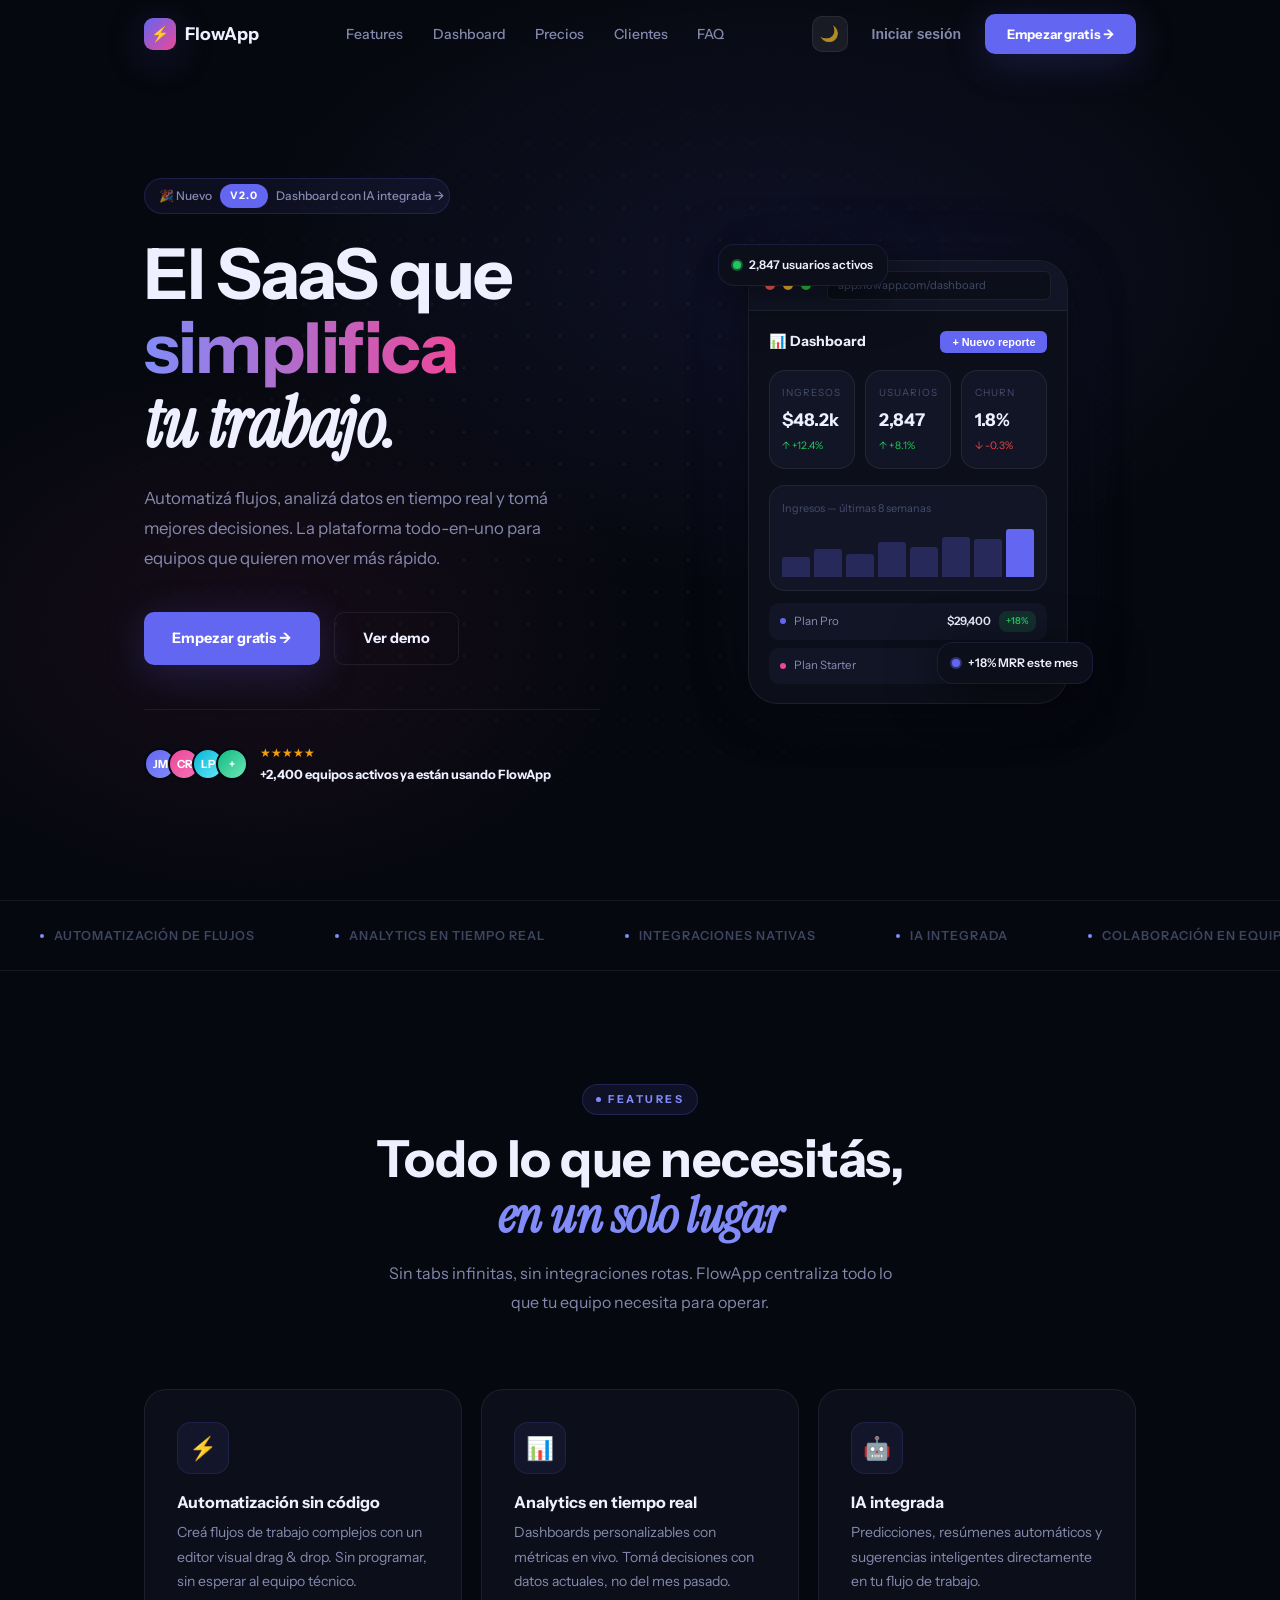
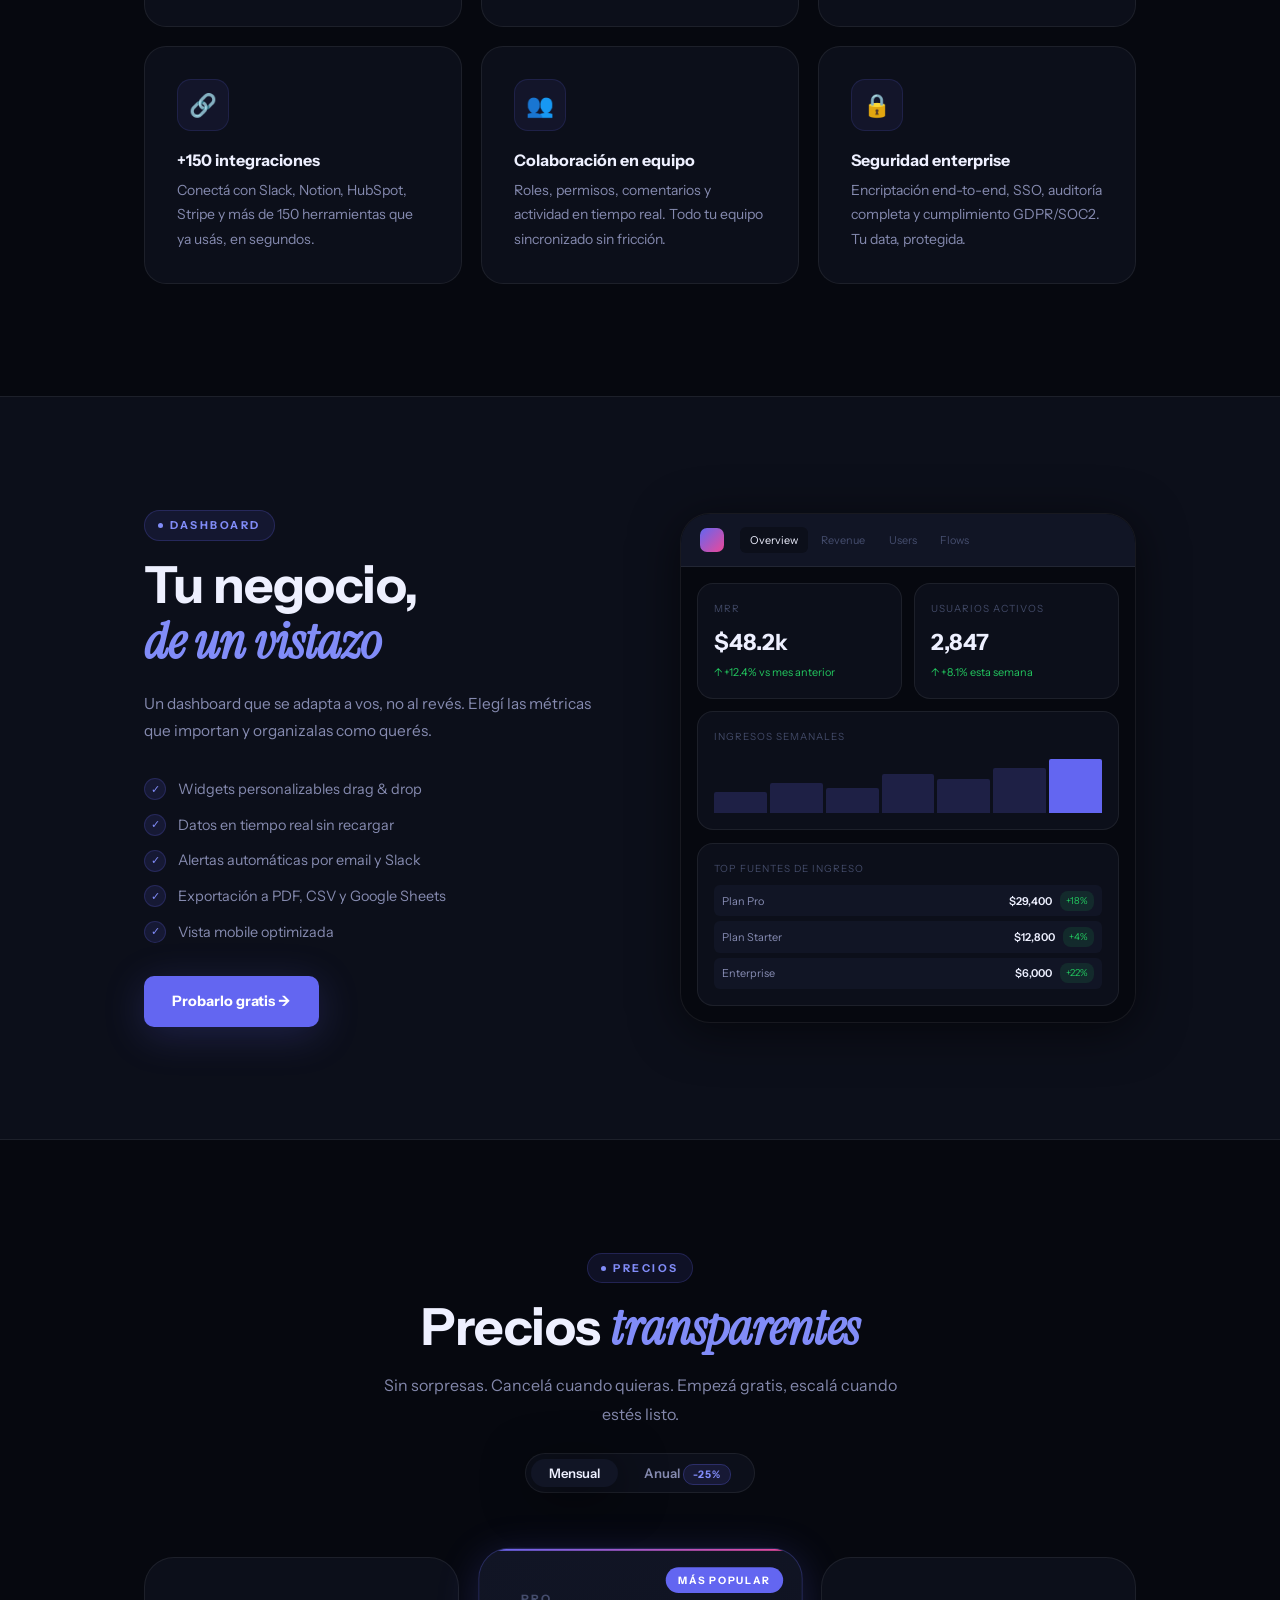
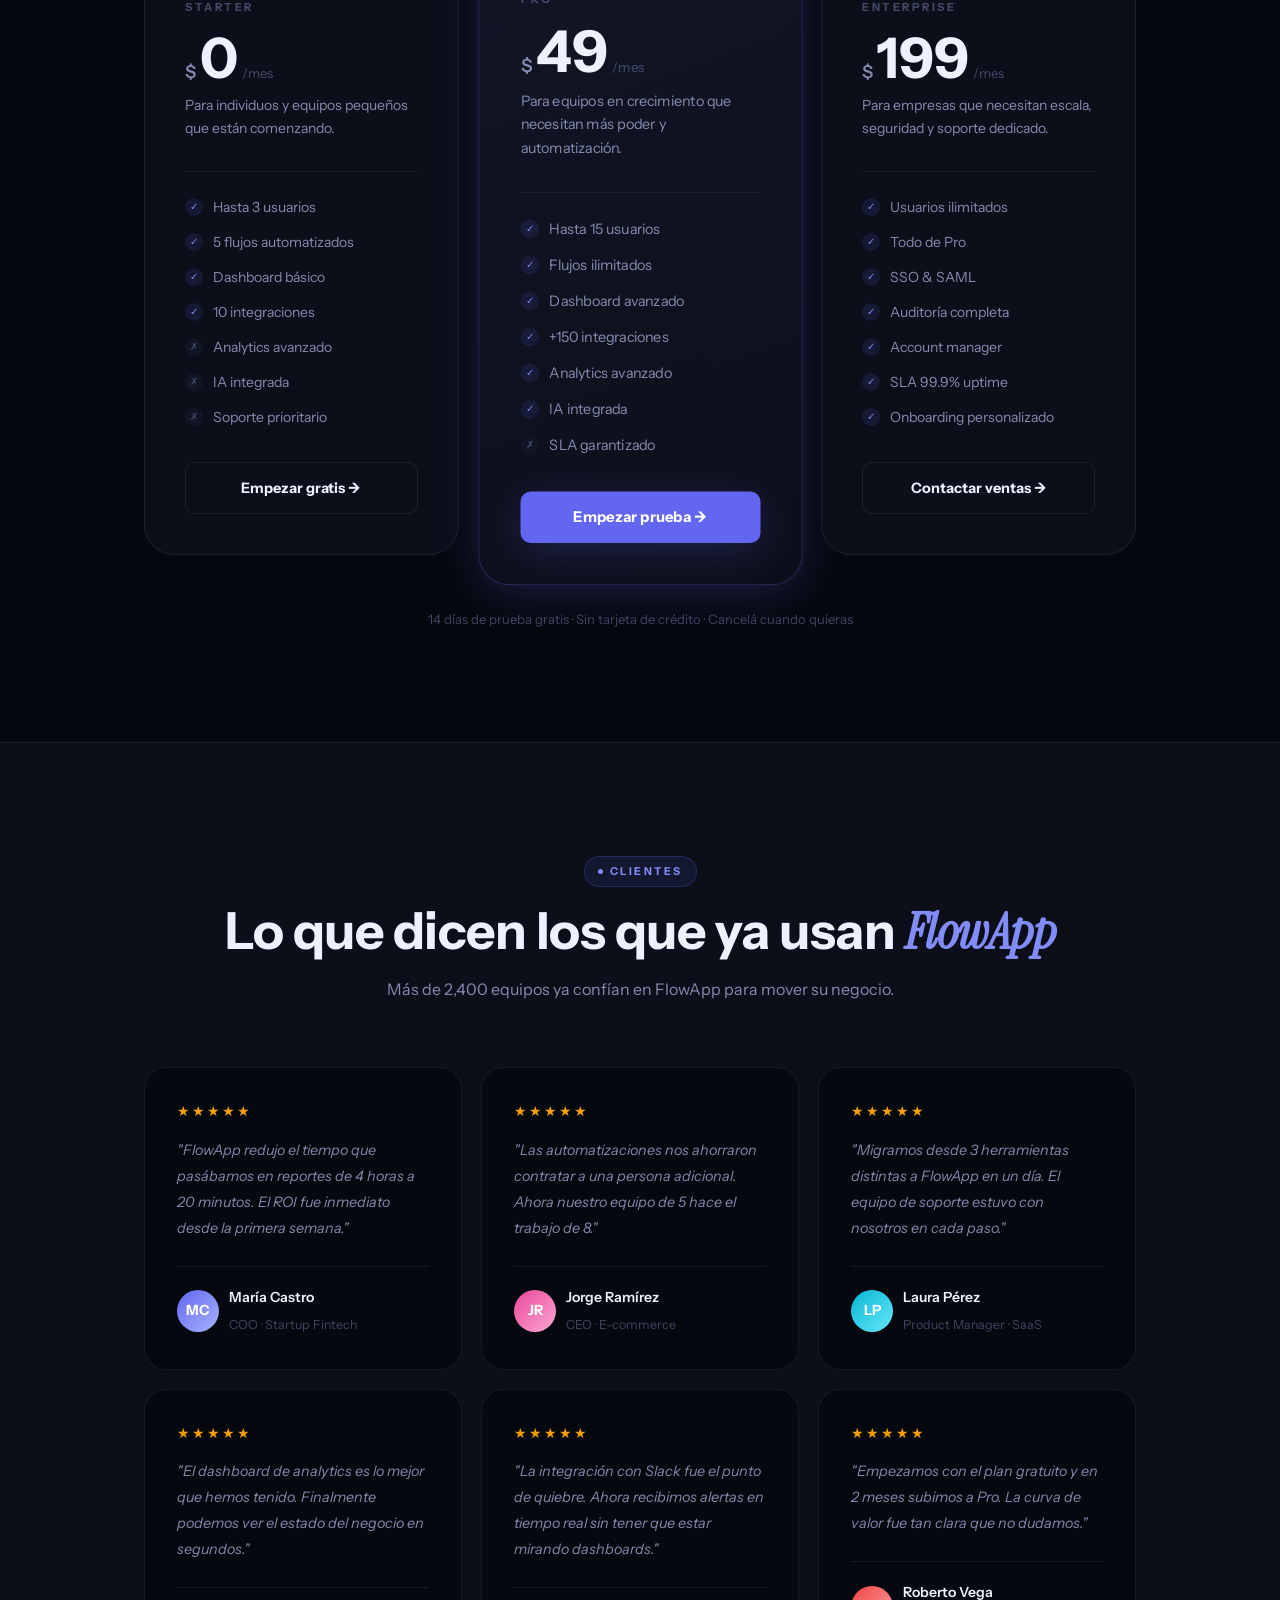
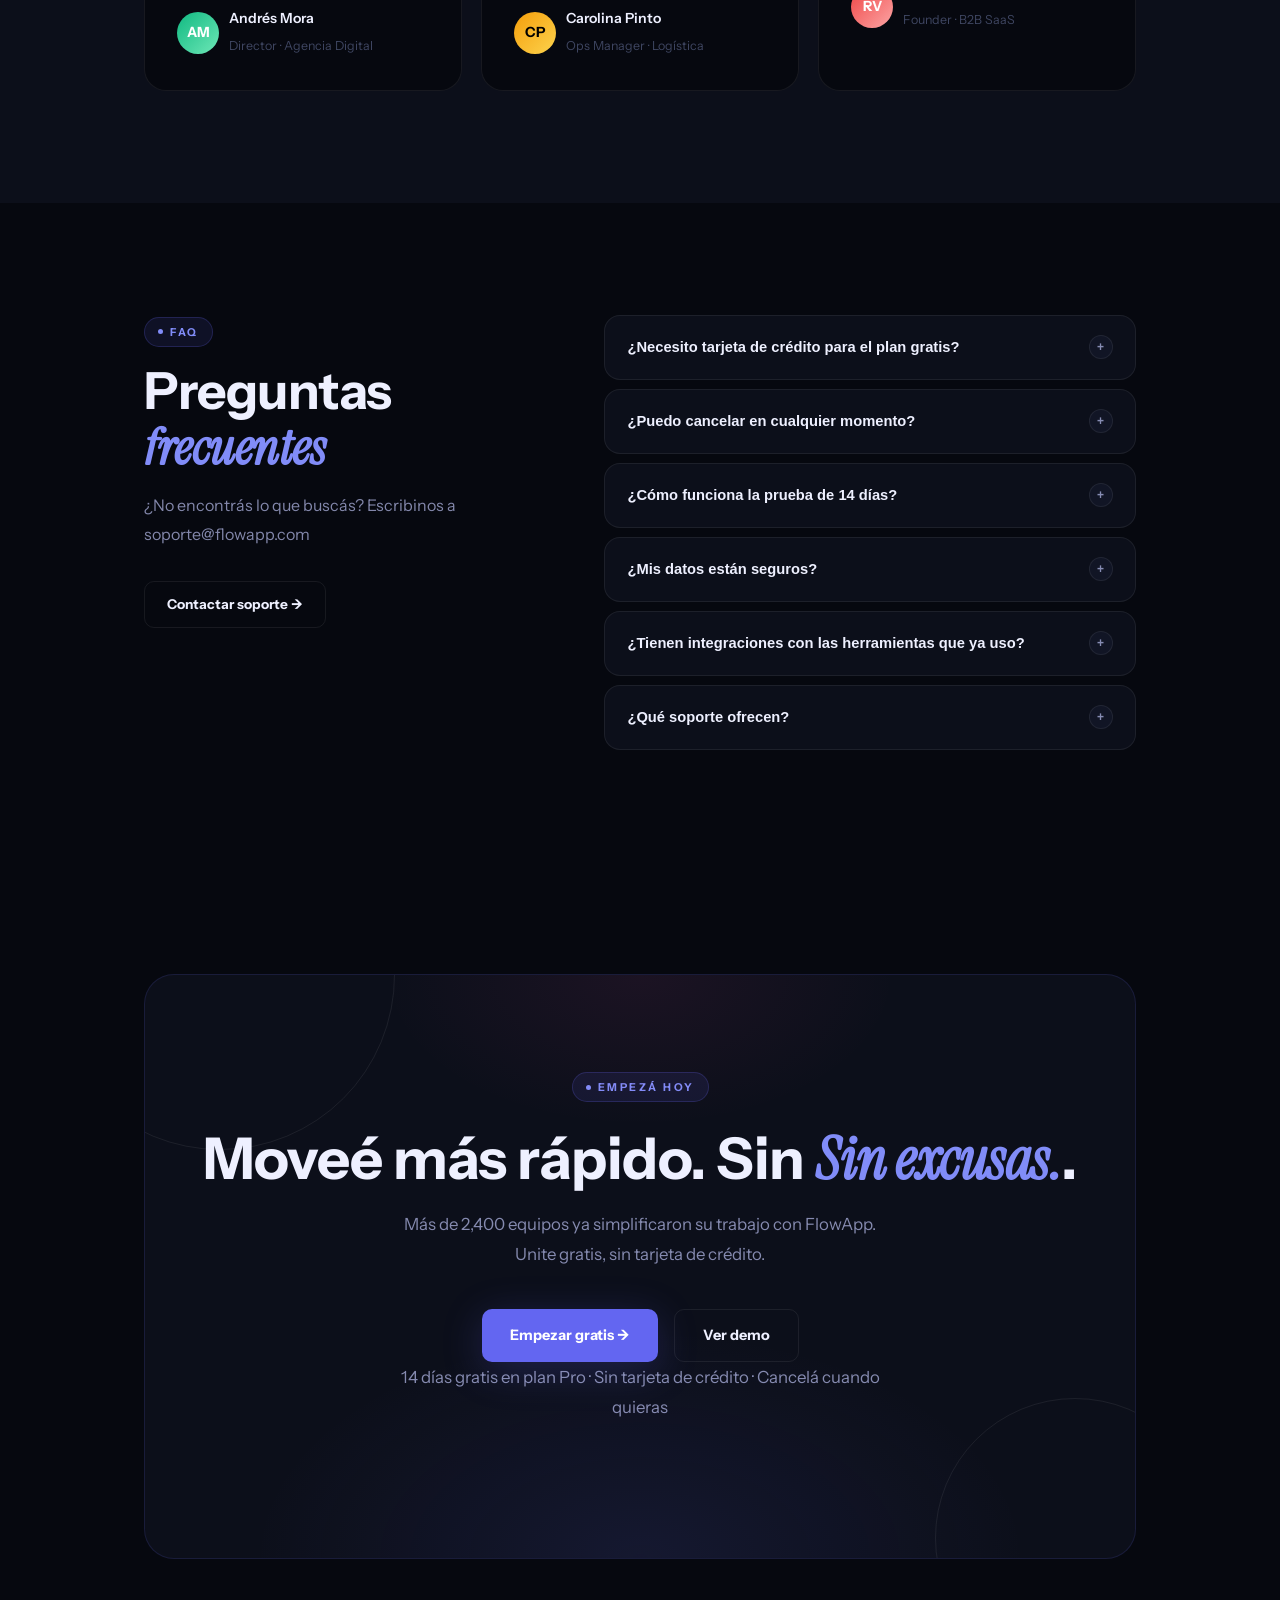
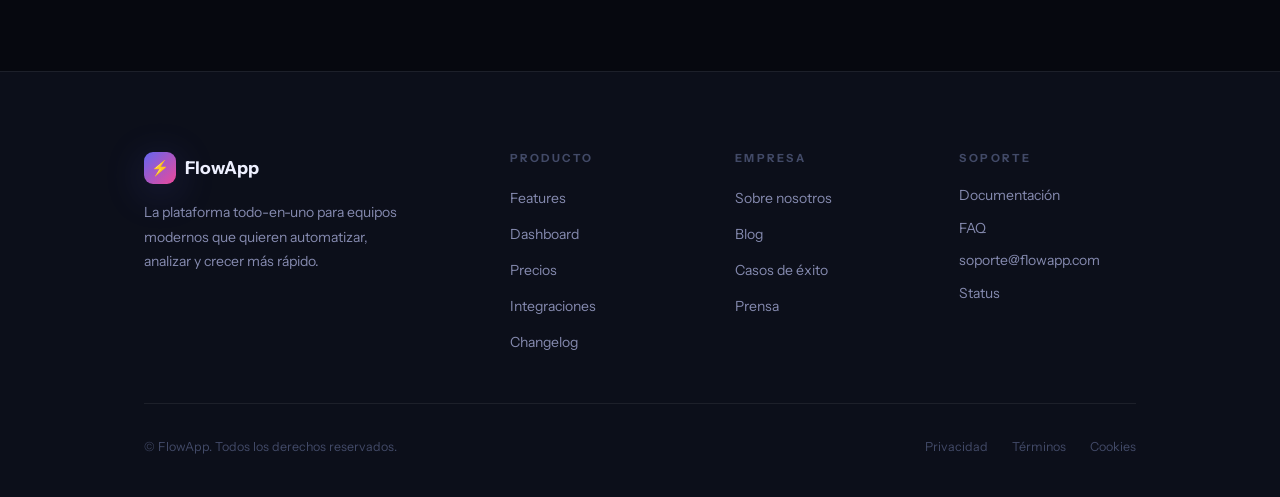
<file: pages/saaskit.html>
<!DOCTYPE html>
<html lang="es" data-theme="dark">
<head>
  <meta charset="UTF-8"/>
  <meta name="viewport" content="width=device-width, initial-scale=1.0"/>
  <title>FlowApp — El SaaS que simplifica tu trabajo</title>
  <meta name="description" content="Automatizá flujos, analizá datos y tomá mejores decisiones. La plataforma todo-en-uno para equipos modernos."/>
  <link rel="stylesheet" href="../css/saaskit.css"/>
</head>
<body>

<!-- ══════════════════════════════════════
     NAV
══════════════════════════════════════ -->
<nav class="nav">
  <div class="container nav-inner">
    <a href="#hero" class="nav-logo">
      <div class="nav-logo-mark">⚡</div>
      FlowApp
    </a>
    <ul class="nav-links" id="nav-links">
      <li><a href="#features">Features</a></li>
      <li><a href="#dashboard">Dashboard</a></li>
      <li><a href="#pricing">Precios</a></li>
      <li><a href="#testimonials">Clientes</a></li>
      <li><a href="#faq">FAQ</a></li>
    </ul>
    <div class="nav-actions">
      <button class="nav-icon-btn" id="theme-btn">🌙</button>
      <button class="nav-hamburger" id="hamburger"><span></span><span></span><span></span></button>
      <button class="btn-nav-ghost">Iniciar sesión</button>
      <a href="#pricing" class="btn-nav">Empezar gratis →</a>
    </div>
  </div>
</nav>

<!-- ══════════════════════════════════════
     HERO
══════════════════════════════════════ -->
<section class="hero" id="hero">
  <div class="hero-bg">
    <div class="hero-bg-gradient"></div>
    <div class="hero-bg-dots"></div>
  </div>

  <div class="container hero-inner">

    <div>
      <div class="hero-announce">
        <span>🎉 Nuevo</span>
        <span class="announce-badge">v2.0</span>
        Dashboard con IA integrada →
      </div>

      <h1 class="hero-h1">
        El SaaS que<br>
        <span class="gradient-text">simplifica</span><br>
        <em>tu trabajo.</em>
      </h1>

      <p class="hero-p">
        Automatizá flujos, analizá datos en tiempo real y tomá mejores decisiones.
        La plataforma todo-en-uno para equipos que quieren mover más rápido.
      </p>

      <div class="hero-btns">
        <a href="#pricing" class="btn btn-primary">Empezar gratis →</a>
        <a href="#dashboard" class="btn btn-outline">Ver demo</a>
      </div>

      <div class="hero-proof">
        <div class="proof-avatars">
          <span class="pa1">JM</span>
          <span class="pa2">CR</span>
          <span class="pa3">LP</span>
          <span class="pa4">+</span>
        </div>
        <div>
          <div class="proof-text">
            <span class="proof-stars">★★★★★</span>
            <strong>+2,400 equipos activos</strong>
            ya están usando FlowApp
          </div>
        </div>
      </div>
    </div>

    <!-- Dashboard mockup -->
    <div class="hero-visual">
      <div style="position:relative;">
        <div class="dashboard-mockup">
          <div class="dash-titlebar">
            <div class="dash-dot r"></div>
            <div class="dash-dot y"></div>
            <div class="dash-dot g"></div>
            <div class="dash-url">app.flowapp.com/dashboard</div>
          </div>
          <div class="dash-body">
            <div class="dash-header">
              <span class="dash-title">📊 Dashboard</span>
              <button class="dash-btn">+ Nuevo reporte</button>
            </div>
            <div class="dash-metrics">
              <div class="dash-metric">
                <div class="dm-label">Ingresos</div>
                <div class="dm-value">$48.2k</div>
                <div class="dm-change up">↑ +12.4%</div>
              </div>
              <div class="dash-metric">
                <div class="dm-label">Usuarios</div>
                <div class="dm-value">2,847</div>
                <div class="dm-change up">↑ +8.1%</div>
              </div>
              <div class="dash-metric">
                <div class="dm-label">Churn</div>
                <div class="dm-value">1.8%</div>
                <div class="dm-change down">↓ -0.3%</div>
              </div>
            </div>
            <div class="dash-chart">
              <div class="chart-label">Ingresos — últimas 8 semanas</div>
              <div class="chart-bars">
                <div class="chart-bar" style="height:40%"></div>
                <div class="chart-bar" style="height:55%"></div>
                <div class="chart-bar" style="height:45%"></div>
                <div class="chart-bar" style="height:70%"></div>
                <div class="chart-bar" style="height:60%"></div>
                <div class="chart-bar" style="height:80%"></div>
                <div class="chart-bar" style="height:75%"></div>
                <div class="chart-bar active" style="height:95%"></div>
              </div>
            </div>
            <div class="dash-list">
              <div class="dash-list-item">
                <div class="dli-dot" style="background:#6366F1"></div>
                <div class="dli-name">Plan Pro</div>
                <div class="dli-val">$29,400</div>
                <div class="dli-badge badge-green">+18%</div>
              </div>
              <div class="dash-list-item">
                <div class="dli-dot" style="background:#EC4899"></div>
                <div class="dli-name">Plan Starter</div>
                <div class="dli-val">$12,800</div>
                <div class="dli-badge badge-yellow">+4%</div>
              </div>
            </div>
          </div>
        </div>

        <div class="dash-float df-1">
          <span class="df-dot green"></span>
          2,847 usuarios activos
        </div>
        <div class="dash-float df-2">
          <span class="df-dot purple"></span>
          +18% MRR este mes
        </div>
      </div>
    </div>

  </div>
</section>

<!-- ══════════════════════════════════════
     MARQUEE
══════════════════════════════════════ -->
<div class="marquee-section">
  <div class="marquee-track">
    <span class="marquee-item"><span class="dot"></span>Automatización de flujos</span>
    <span class="marquee-item"><span class="dot"></span>Analytics en tiempo real</span>
    <span class="marquee-item"><span class="dot"></span>Integraciones nativas</span>
    <span class="marquee-item"><span class="dot"></span>IA integrada</span>
    <span class="marquee-item"><span class="dot"></span>Colaboración en equipo</span>
    <span class="marquee-item"><span class="dot"></span>99.9% Uptime</span>
    <span class="marquee-item"><span class="dot"></span>Soporte 24/7</span>
    <span class="marquee-item"><span class="dot"></span>GDPR compliant</span>
    <span class="marquee-item"><span class="dot"></span>Automatización de flujos</span>
    <span class="marquee-item"><span class="dot"></span>Analytics en tiempo real</span>
    <span class="marquee-item"><span class="dot"></span>Integraciones nativas</span>
    <span class="marquee-item"><span class="dot"></span>IA integrada</span>
    <span class="marquee-item"><span class="dot"></span>Colaboración en equipo</span>
    <span class="marquee-item"><span class="dot"></span>99.9% Uptime</span>
    <span class="marquee-item"><span class="dot"></span>Soporte 24/7</span>
    <span class="marquee-item"><span class="dot"></span>GDPR compliant</span>
  </div>
</div>

<!-- ══════════════════════════════════════
     FEATURES
══════════════════════════════════════ -->
<section class="features" id="features">
  <div class="container">
    <div class="features-header reveal">
      <div class="tag">Features</div>
      <h2 class="section-title">Todo lo que necesitás,<br><em>en un solo lugar</em></h2>
      <p class="section-sub">Sin tabs infinitas, sin integraciones rotas. FlowApp centraliza todo lo que tu equipo necesita para operar.</p>
    </div>
    <div class="features-grid">
      <div class="feat-card reveal">
        <div class="feat-ico">⚡</div>
        <h3>Automatización sin código</h3>
        <p>Creá flujos de trabajo complejos con un editor visual drag & drop. Sin programar, sin esperar al equipo técnico.</p>
      </div>
      <div class="feat-card reveal" style="transition-delay:.08s">
        <div class="feat-ico">📊</div>
        <h3>Analytics en tiempo real</h3>
        <p>Dashboards personalizables con métricas en vivo. Tomá decisiones con datos actuales, no del mes pasado.</p>
      </div>
      <div class="feat-card reveal" style="transition-delay:.16s">
        <div class="feat-ico">🤖</div>
        <h3>IA integrada</h3>
        <p>Predicciones, resúmenes automáticos y sugerencias inteligentes directamente en tu flujo de trabajo.</p>
      </div>
      <div class="feat-card reveal">
        <div class="feat-ico">🔗</div>
        <h3>+150 integraciones</h3>
        <p>Conectá con Slack, Notion, HubSpot, Stripe y más de 150 herramientas que ya usás, en segundos.</p>
      </div>
      <div class="feat-card reveal" style="transition-delay:.08s">
        <div class="feat-ico">👥</div>
        <h3>Colaboración en equipo</h3>
        <p>Roles, permisos, comentarios y actividad en tiempo real. Todo tu equipo sincronizado sin fricción.</p>
      </div>
      <div class="feat-card reveal" style="transition-delay:.16s">
        <div class="feat-ico">🔒</div>
        <h3>Seguridad enterprise</h3>
        <p>Encriptación end-to-end, SSO, auditoría completa y cumplimiento GDPR/SOC2. Tu data, protegida.</p>
      </div>
    </div>
  </div>
</section>

<!-- ══════════════════════════════════════
     DASHBOARD SECTION
══════════════════════════════════════ -->
<section class="dashboard-section" id="dashboard">
  <div class="container dashboard-inner">

    <div class="dashboard-content reveal">
      <div class="tag">Dashboard</div>
      <h2 class="section-title">Tu negocio,<br><em>de un vistazo</em></h2>
      <p>Un dashboard que se adapta a vos, no al revés. Elegí las métricas que importan y organizalas como querés.</p>
      <div class="dash-features">
        <div class="dash-feat"><div class="dash-feat-check">✓</div>Widgets personalizables drag & drop</div>
        <div class="dash-feat"><div class="dash-feat-check">✓</div>Datos en tiempo real sin recargar</div>
        <div class="dash-feat"><div class="dash-feat-check">✓</div>Alertas automáticas por email y Slack</div>
        <div class="dash-feat"><div class="dash-feat-check">✓</div>Exportación a PDF, CSV y Google Sheets</div>
        <div class="dash-feat"><div class="dash-feat-check">✓</div>Vista mobile optimizada</div>
      </div>
      <a href="#pricing" class="btn btn-primary">Probarlo gratis →</a>
    </div>

    <div class="reveal">
      <div class="dashboard-full">
        <div class="df-nav">
          <div class="df-nav-logo"></div>
          <div class="df-nav-items">
            <div class="df-nav-item active">Overview</div>
            <div class="df-nav-item">Revenue</div>
            <div class="df-nav-item">Users</div>
            <div class="df-nav-item">Flows</div>
          </div>
        </div>
        <div class="df-body">
          <div class="df-widget">
            <div class="df-widget-label">MRR</div>
            <div class="df-widget-value">$48.2k</div>
            <div class="df-widget-sub">↑ +12.4% vs mes anterior</div>
          </div>
          <div class="df-widget">
            <div class="df-widget-label">Usuarios activos</div>
            <div class="df-widget-value">2,847</div>
            <div class="df-widget-sub">↑ +8.1% esta semana</div>
          </div>
          <div class="df-chart-widget">
            <div class="df-widget-label">Ingresos semanales</div>
            <div class="df-mini-bars">
              <div class="df-mini-bar" style="height:35%"></div>
              <div class="df-mini-bar" style="height:50%"></div>
              <div class="df-mini-bar" style="height:42%"></div>
              <div class="df-mini-bar" style="height:65%"></div>
              <div class="df-mini-bar" style="height:58%"></div>
              <div class="df-mini-bar" style="height:75%"></div>
              <div class="df-mini-bar hi" style="height:90%"></div>
            </div>
          </div>
          <div class="df-widget" style="grid-column:span 2">
            <div class="df-widget-label">Top fuentes de ingreso</div>
            <div class="df-table">
              <div class="df-table-row"><span class="name">Plan Pro</span><span class="val">$29,400</span><span class="pct">+18%</span></div>
              <div class="df-table-row"><span class="name">Plan Starter</span><span class="val">$12,800</span><span class="pct">+4%</span></div>
              <div class="df-table-row"><span class="name">Enterprise</span><span class="val">$6,000</span><span class="pct">+22%</span></div>
            </div>
          </div>
        </div>
      </div>
    </div>

  </div>
</section>

<!-- ══════════════════════════════════════
     PRICING
══════════════════════════════════════ -->
<section class="pricing" id="pricing">
  <div class="container">
    <div class="pricing-header reveal">
      <div class="tag">Precios</div>
      <h2 class="section-title">Precios <em>transparentes</em></h2>
      <p class="section-sub" style="margin:0 auto">Sin sorpresas. Cancelá cuando quieras. Empezá gratis, escalá cuando estés listo.</p>
      <div class="pricing-toggle">
        <button class="ptoggle-btn active" data-period="monthly">Mensual</button>
        <button class="ptoggle-btn" data-period="annual">
          Anual <span class="save-tag">-25%</span>
        </button>
      </div>
    </div>

    <div class="pricing-grid">

      <div class="price-card reveal">
        <div class="price-plan">Starter</div>
        <div class="price-amount">
          <span class="price-currency">$</span>
          <span class="price-num" data-monthly="0" data-annual="0">0</span>
          <span class="price-period">/mes</span>
        </div>
        <p class="price-desc">Para individuos y equipos pequeños que están comenzando.</p>
        <div class="price-divider"></div>
        <ul class="price-list">
          <li><span class="pl-icon yes">✓</span>Hasta 3 usuarios</li>
          <li><span class="pl-icon yes">✓</span>5 flujos automatizados</li>
          <li><span class="pl-icon yes">✓</span>Dashboard básico</li>
          <li><span class="pl-icon yes">✓</span>10 integraciones</li>
          <li><span class="pl-icon no">✗</span>Analytics avanzado</li>
          <li><span class="pl-icon no">✗</span>IA integrada</li>
          <li><span class="pl-icon no">✗</span>Soporte prioritario</li>
        </ul>
        <a href="#" class="btn btn-outline" style="width:100%;justify-content:center">Empezar gratis →</a>
      </div>

      <div class="price-card featured reveal">
        <div class="featured-label">Más popular</div>
        <div class="price-plan">Pro</div>
        <div class="price-amount">
          <span class="price-currency">$</span>
          <span class="price-num" data-monthly="49" data-annual="37">49</span>
          <span class="price-period">/mes</span>
        </div>
        <p class="price-desc">Para equipos en crecimiento que necesitan más poder y automatización.</p>
        <div class="price-divider"></div>
        <ul class="price-list">
          <li><span class="pl-icon yes">✓</span>Hasta 15 usuarios</li>
          <li><span class="pl-icon yes">✓</span>Flujos ilimitados</li>
          <li><span class="pl-icon yes">✓</span>Dashboard avanzado</li>
          <li><span class="pl-icon yes">✓</span>+150 integraciones</li>
          <li><span class="pl-icon yes">✓</span>Analytics avanzado</li>
          <li><span class="pl-icon yes">✓</span>IA integrada</li>
          <li><span class="pl-icon no">✗</span>SLA garantizado</li>
        </ul>
        <a href="#" class="btn btn-primary" style="width:100%;justify-content:center">Empezar prueba →</a>
      </div>

      <div class="price-card reveal">
        <div class="price-plan">Enterprise</div>
        <div class="price-amount">
          <span class="price-currency">$</span>
          <span class="price-num" data-monthly="199" data-annual="149">199</span>
          <span class="price-period">/mes</span>
        </div>
        <p class="price-desc">Para empresas que necesitan escala, seguridad y soporte dedicado.</p>
        <div class="price-divider"></div>
        <ul class="price-list">
          <li><span class="pl-icon yes">✓</span>Usuarios ilimitados</li>
          <li><span class="pl-icon yes">✓</span>Todo de Pro</li>
          <li><span class="pl-icon yes">✓</span>SSO & SAML</li>
          <li><span class="pl-icon yes">✓</span>Auditoría completa</li>
          <li><span class="pl-icon yes">✓</span>Account manager</li>
          <li><span class="pl-icon yes">✓</span>SLA 99.9% uptime</li>
          <li><span class="pl-icon yes">✓</span>Onboarding personalizado</li>
        </ul>
        <a href="#" class="btn btn-outline" style="width:100%;justify-content:center">Contactar ventas →</a>
      </div>

    </div>
    <p style="text-align:center;margin-top:2rem;font-size:.82rem;color:var(--text3)">
      14 días de prueba gratis · Sin tarjeta de crédito · Cancelá cuando quieras
    </p>
  </div>
</section>

<!-- ══════════════════════════════════════
     TESTIMONIALS
══════════════════════════════════════ -->
<section class="testimonials" id="testimonials">
  <div class="container">
    <div class="testi-header reveal">
      <div class="tag">Clientes</div>
      <h2 class="section-title">Lo que dicen <em>los que ya usan</em> FlowApp</h2>
      <p class="section-sub" style="margin:0 auto">Más de 2,400 equipos ya confían en FlowApp para mover su negocio.</p>
    </div>
    <div class="testi-grid">
      <div class="testi-card reveal">
        <div class="testi-stars">★★★★★</div>
        <p class="testi-text">"FlowApp redujo el tiempo que pasábamos en reportes de 4 horas a 20 minutos. El ROI fue inmediato desde la primera semana."</p>
        <div class="testi-author"><div class="testi-av av1">MC</div><div class="testi-info"><strong>María Castro</strong><span>COO · Startup Fintech</span></div></div>
      </div>
      <div class="testi-card reveal" style="transition-delay:.08s">
        <div class="testi-stars">★★★★★</div>
        <p class="testi-text">"Las automatizaciones nos ahorraron contratar a una persona adicional. Ahora nuestro equipo de 5 hace el trabajo de 8."</p>
        <div class="testi-author"><div class="testi-av av2">JR</div><div class="testi-info"><strong>Jorge Ramírez</strong><span>CEO · E-commerce</span></div></div>
      </div>
      <div class="testi-card reveal" style="transition-delay:.16s">
        <div class="testi-stars">★★★★★</div>
        <p class="testi-text">"Migramos desde 3 herramientas distintas a FlowApp en un día. El equipo de soporte estuvo con nosotros en cada paso."</p>
        <div class="testi-author"><div class="testi-av av3">LP</div><div class="testi-info"><strong>Laura Pérez</strong><span>Product Manager · SaaS</span></div></div>
      </div>
      <div class="testi-card reveal">
        <div class="testi-stars">★★★★★</div>
        <p class="testi-text">"El dashboard de analytics es lo mejor que hemos tenido. Finalmente podemos ver el estado del negocio en segundos."</p>
        <div class="testi-author"><div class="testi-av av4">AM</div><div class="testi-info"><strong>Andrés Mora</strong><span>Director · Agencia Digital</span></div></div>
      </div>
      <div class="testi-card reveal" style="transition-delay:.08s">
        <div class="testi-stars">★★★★★</div>
        <p class="testi-text">"La integración con Slack fue el punto de quiebre. Ahora recibimos alertas en tiempo real sin tener que estar mirando dashboards."</p>
        <div class="testi-author"><div class="testi-av av5">CP</div><div class="testi-info"><strong>Carolina Pinto</strong><span>Ops Manager · Logística</span></div></div>
      </div>
      <div class="testi-card reveal" style="transition-delay:.16s">
        <div class="testi-stars">★★★★★</div>
        <p class="testi-text">"Empezamos con el plan gratuito y en 2 meses subimos a Pro. La curva de valor fue tan clara que no dudamos."</p>
        <div class="testi-author"><div class="testi-av av6">RV</div><div class="testi-info"><strong>Roberto Vega</strong><span>Founder · B2B SaaS</span></div></div>
      </div>
    </div>
  </div>
</section>

<!-- ══════════════════════════════════════
     FAQ
══════════════════════════════════════ -->
<section class="faq" id="faq">
  <div class="container faq-inner">

    <div class="reveal">
      <div class="tag">FAQ</div>
      <h2 class="section-title">Preguntas<br><em>frecuentes</em></h2>
      <p class="section-sub">¿No encontrás lo que buscás? Escribinos a soporte@flowapp.com</p>
      <div style="margin-top:2rem">
        <a href="mailto:soporte@flowapp.com" class="btn btn-outline" style="font-size:.85rem;padding:11px 22px">Contactar soporte →</a>
      </div>
    </div>

    <div class="faq-list reveal">

      <div class="faq-item">
        <button class="faq-question">
          ¿Necesito tarjeta de crédito para el plan gratis?
          <span class="faq-icon">+</span>
        </button>
        <div class="faq-answer">No, el plan Starter es completamente gratuito y no requiere tarjeta de crédito. Podés registrarte con solo tu email y empezar a usar FlowApp en menos de 2 minutos.</div>
      </div>

      <div class="faq-item">
        <button class="faq-question">
          ¿Puedo cancelar en cualquier momento?
          <span class="faq-icon">+</span>
        </button>
        <div class="faq-answer">Sí, podés cancelar tu suscripción en cualquier momento desde la configuración de tu cuenta. Sin penalizaciones ni cargos adicionales. Si cancelás, seguís teniendo acceso hasta el final del período pagado.</div>
      </div>

      <div class="faq-item">
        <button class="faq-question">
          ¿Cómo funciona la prueba de 14 días?
          <span class="faq-icon">+</span>
        </button>
        <div class="faq-answer">Al suscribirte a cualquier plan de pago, tenés 14 días para probar todas las funcionalidades sin costo. Si no estás satisfecho, te devolvemos el dinero completo sin preguntas.</div>
      </div>

      <div class="faq-item">
        <button class="faq-question">
          ¿Mis datos están seguros?
          <span class="faq-icon">+</span>
        </button>
        <div class="faq-answer">Absolutamente. Usamos encriptación AES-256 para datos en reposo y TLS 1.3 para datos en tránsito. Somos GDPR compliant y SOC2 Type II certificados. Tus datos son tuyos y siempre podés exportarlos.</div>
      </div>

      <div class="faq-item">
        <button class="faq-question">
          ¿Tienen integraciones con las herramientas que ya uso?
          <span class="faq-icon">+</span>
        </button>
        <div class="faq-answer">Probablemente sí. Tenemos +150 integraciones nativas con Slack, Notion, HubSpot, Salesforce, Stripe, Google Suite, Zapier y muchas más. Si no encontrás la tuya, podés conectarla vía API o pedirla a nuestro equipo.</div>
      </div>

      <div class="faq-item">
        <button class="faq-question">
          ¿Qué soporte ofrecen?
          <span class="faq-icon">+</span>
        </button>
        <div class="faq-answer">El plan Starter incluye soporte por email con respuesta en 48hs. El plan Pro tiene soporte prioritario con respuesta en 4hs. Enterprise incluye un account manager dedicado y SLA garantizado con respuesta en 1 hora.</div>
      </div>

    </div>
  </div>
</section>

<!-- ══════════════════════════════════════
     CTA
══════════════════════════════════════ -->
<section class="cta-section" id="cta">
  <div class="container">
    <div class="cta-box reveal">
      <div class="cta-box-ring cbr1"></div>
      <div class="cta-box-ring cbr2"></div>
      <div class="tag" style="margin-bottom:1.5rem">Empezá hoy</div>
      <h2>Moveé más rápido.<br><em>Sin excusas.</em></h2>
      <p>Más de 2,400 equipos ya simplificaron su trabajo con FlowApp. Unite gratis, sin tarjeta de crédito.</p>
      <div class="cta-btns">
        <a href="#pricing" class="btn btn-primary">Empezar gratis →</a>
        <a href="#dashboard" class="btn btn-outline">Ver demo</a>
      </div>
      <p class="cta-note">14 días gratis en plan Pro · Sin tarjeta de crédito · Cancelá cuando quieras</p>
    </div>
  </div>
</section>

<!-- ══════════════════════════════════════
     FOOTER
══════════════════════════════════════ -->
<footer class="site-footer">
  <div class="container">
    <div class="footer-grid">
      <div class="footer-brand">
        <div class="footer-brand-name">
          <div class="nav-logo-mark">⚡</div>
          FlowApp
        </div>
        <p>La plataforma todo-en-uno para equipos modernos que quieren automatizar, analizar y crecer más rápido.</p>
      </div>
      <div class="footer-col">
        <h4>Producto</h4>
        <ul>
          <li><a href="#features">Features</a></li>
          <li><a href="#dashboard">Dashboard</a></li>
          <li><a href="#pricing">Precios</a></li>
          <li><a href="#">Integraciones</a></li>
          <li><a href="#">Changelog</a></li>
        </ul>
      </div>
      <div class="footer-col">
        <h4>Empresa</h4>
        <ul>
          <li><a href="#">Sobre nosotros</a></li>
          <li><a href="#">Blog</a></li>
          <li><a href="#">Casos de éxito</a></li>
          <li><a href="#">Prensa</a></li>
        </ul>
      </div>
      <div class="footer-col">
        <h4>Soporte</h4>
        <ul>
          <li><a href="#">Documentación</a></li>
          <li><a href="#faq">FAQ</a></li>
          <li><a href="mailto:soporte@flowapp.com">soporte@flowapp.com</a></li>
          <li><a href="#">Status</a></li>
        </ul>
      </div>
    </div>
    <div class="footer-bottom">
      <span>© <span id="footer-year"></span> FlowApp. Todos los derechos reservados.</span>
      <div style="display:flex;gap:1.5rem">
        <a href="#">Privacidad</a>
        <a href="#">Términos</a>
        <a href="#">Cookies</a>
      </div>
    </div>
  </div>
</footer>

<script src="../js/saaskit.js"></script>
</body>
</html>
</file>
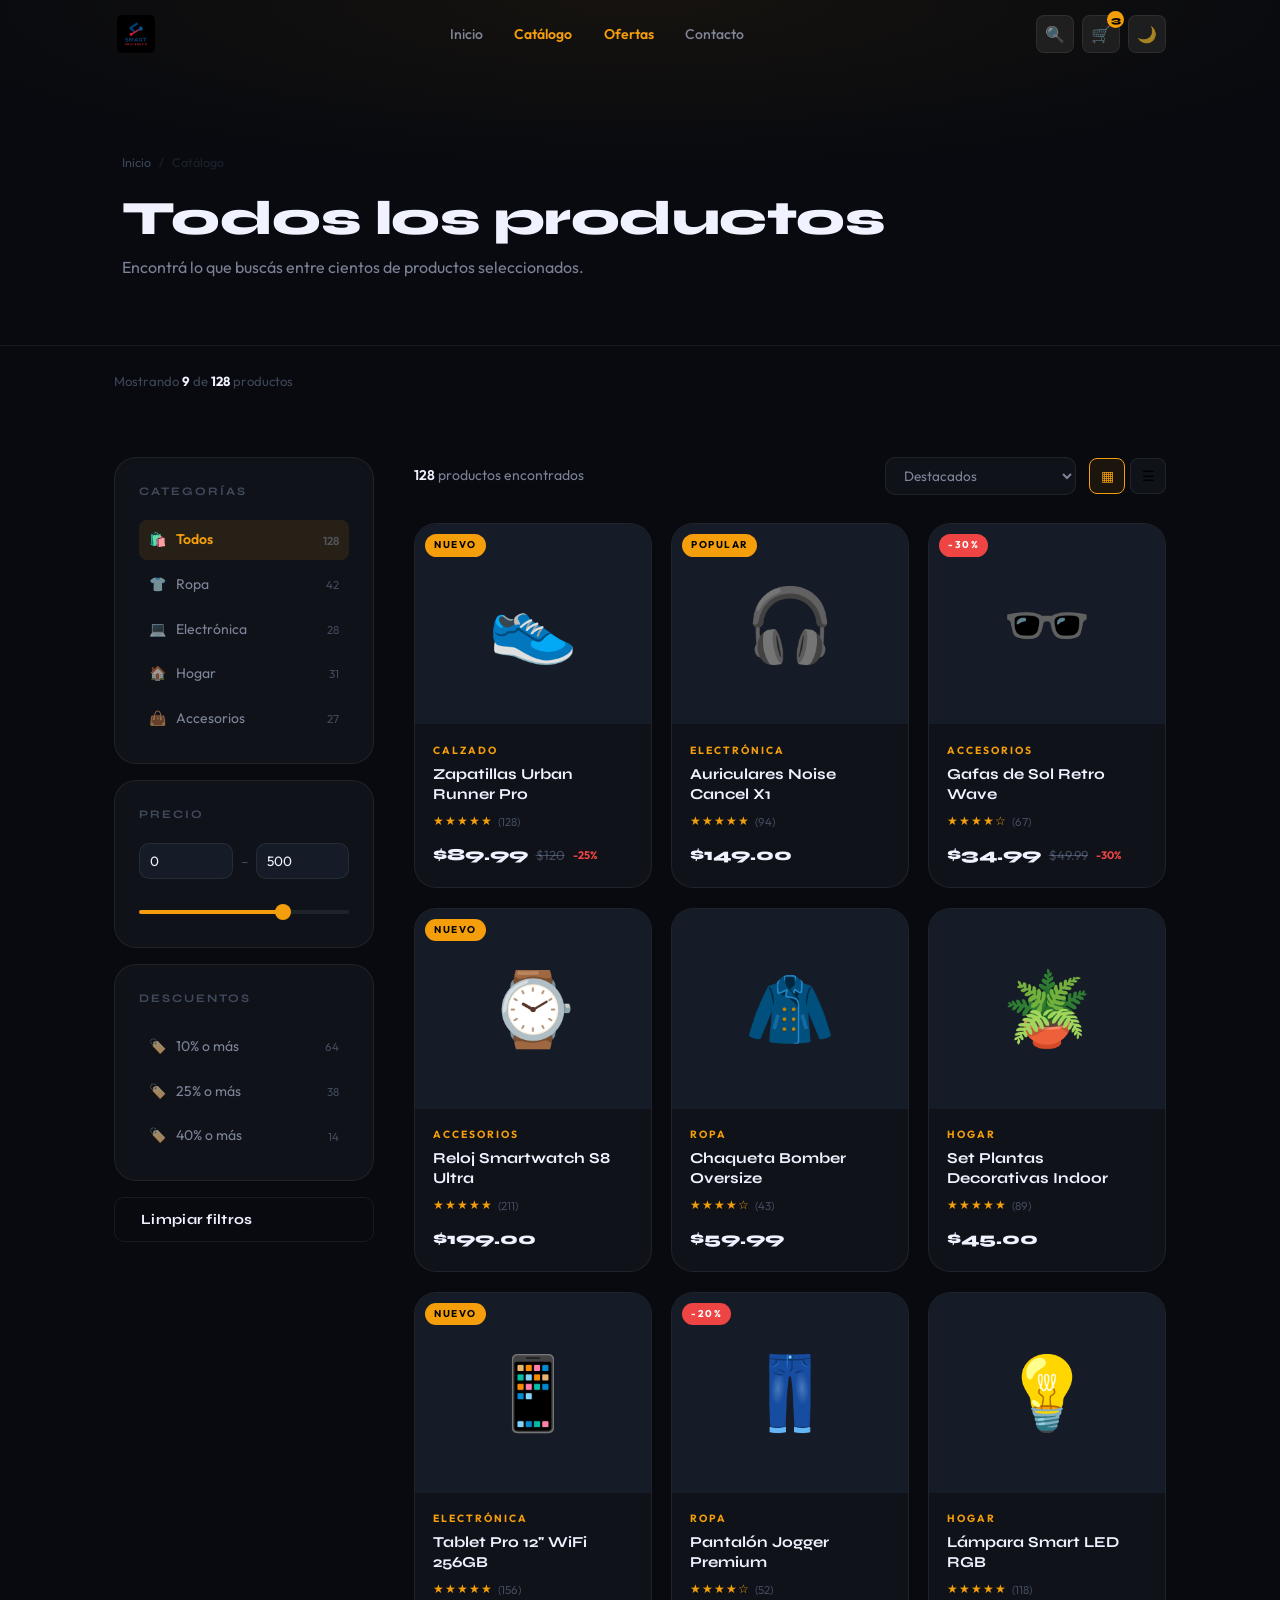
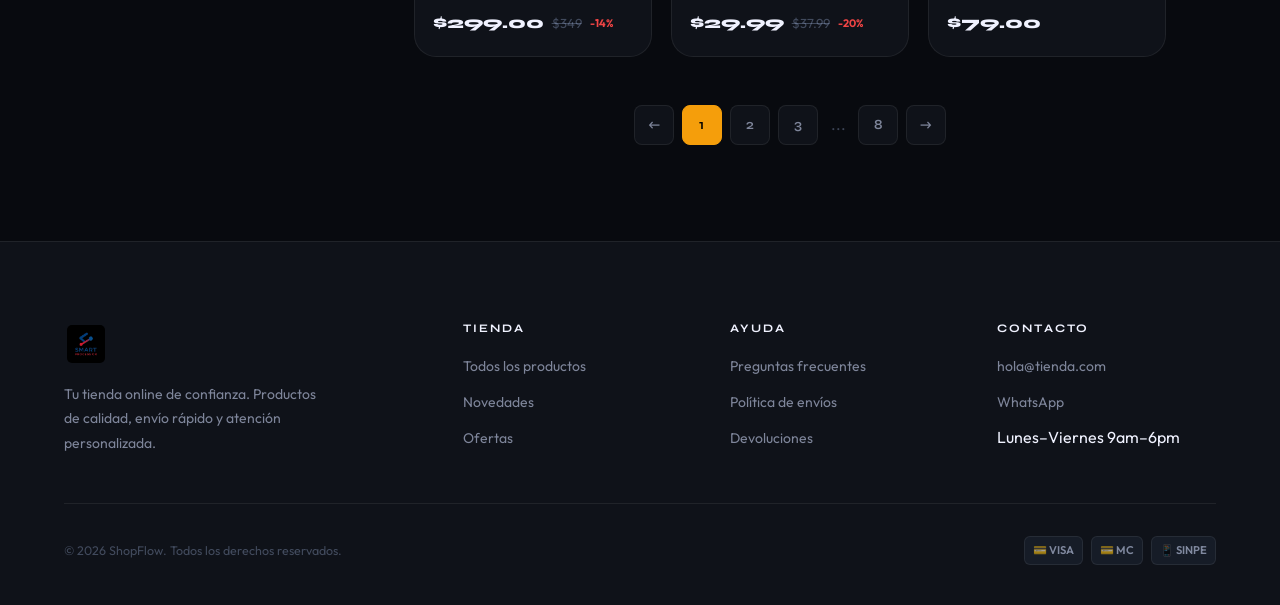
<file: pages/shopflow-catalogo.html>
<!DOCTYPE html>
<html lang="es" data-theme="dark">
<head>
<meta charset="UTF-8"/>
<meta name="viewport" content="width=device-width, initial-scale=1.0"/>
<title>Catálogo | ShopFlow</title>
<link rel="preconnect" href="https://fonts.googleapis.com"/>
<link rel="stylesheet" href="https://fonts.googleapis.com/css2?family=Syne:wght@400;600;700;800&family=Outfit:wght@300;400;500;600&display=swap"/>
<style>
@import url('https://fonts.googleapis.com/css2?family=Syne:wght@400;600;700;800&family=Outfit:wght@300;400;500;600&display=swap');

/* ══════════════════════════════════════════
   TOKENS — FÁCIL DE EDITAR
   Para cambiar la identidad visual del cliente,
   solo modificá los valores de --accent y --accent-rgb
══════════════════════════════════════════ */
:root {
  /* 🎨 COLOR DE ACENTO — cambiá esto para personalizar */
  --accent:      #F59E0B;   /* color principal */
  --accent-h:    #FCD34D;   /* hover del acento */
  --accent-dim:  rgba(245,158,11,.35);
  --accent-rgb:  245,158,11; /* para usar en rgba() */

  /* DARK MODE (default) */
  --bg:       #080A0F;
  --bg2:      #0F1219;
  --bg3:      #161C27;
  --surface:  rgba(15,18,25,.9);
  --border:   rgba(245,158,11,.15);
  --border2:  rgba(255,255,255,.07);
  --text1:    #F0F2FF;
  --text2:    rgba(200,210,240,.6);
  --text3:    rgba(160,180,220,.35);

  --sh-accent: 0 8px 40px rgba(245,158,11,.18);
  --sh-card:   0 8px 48px rgba(0,0,0,.5);

  /* TIPOGRAFÍAS */
  --font-h: 'Syne', sans-serif;
  --font-b: 'Outfit', sans-serif;

  /* RADIOS */
  --r-sm: 10px; --r-md: 16px; --r-lg: 22px; --r-xl: 30px;
}

[data-theme="light"] {
  --bg:      #FAFAF8;
  --bg2:     #FFFFFF;
  --bg3:     #F3F2EE;
  --surface: rgba(255,255,255,.92);
  --border:  rgba(245,158,11,.2);
  --border2: rgba(0,0,0,.08);
  --text1:   #0A0A0A;
  --text2:   #4A4A4A;
  --text3:   #999;
  --sh-accent: 0 8px 40px rgba(245,158,11,.14);
  --sh-card:   0 4px 24px rgba(0,0,0,.1);
}

/* ══ RESET ══ */
*, *::before, *::after { box-sizing: border-box; margin: 0; padding: 0; }
html { scroll-behavior: smooth; }
body {
  font-family: var(--font-b);
  background: var(--bg);
  color: var(--text1);
  line-height: 1.7;
  -webkit-font-smoothing: antialiased;
  overflow-x: hidden;
  transition: background .3s, color .3s;
}
::-webkit-scrollbar { width: 4px; }
::-webkit-scrollbar-track { background: var(--bg); }
::-webkit-scrollbar-thumb { background: var(--accent); border-radius: 2px; }
h1,h2,h3,h4 { font-family: var(--font-h); line-height: 1.12; }
a { color: inherit; text-decoration: none; }
img { max-width: 100%; }

/* ══ BUTTONS ══ */
.btn {
  display: inline-flex; align-items: center; gap: 8px;
  font-family: var(--font-h); font-weight: 700; font-size: .88rem;
  border: none; cursor: pointer;
  border-radius: var(--r-sm); padding: 13px 26px;
  transition: transform .25s, box-shadow .25s, background .2s;
  letter-spacing: .3px; white-space: nowrap; text-decoration: none;
}
.btn:hover { transform: translateY(-2px); }
.btn-accent { background: var(--accent); color: #000; box-shadow: var(--sh-accent); }
.btn-accent:hover { background: var(--accent-h); box-shadow: 0 12px 40px rgba(245,158,11,.3); }
.btn-outline {
  background: transparent; color: var(--text1);
  border: 1.5px solid var(--border2);
}
.btn-outline:hover { border-color: var(--accent-dim); color: var(--accent); background: rgba(245,158,11,.05); }

/* ══ SECTION HELPERS ══ */
.section-inner { max-width: 1180px; margin: 0 auto; padding: 0 5%; }
.tag {
  display: inline-flex; align-items: center; gap: 7px;
  font-size: .68rem; font-weight: 700; letter-spacing: 2.5px;
  text-transform: uppercase; color: var(--accent);
  background: rgba(245,158,11,.1); border: 1px solid rgba(245,158,11,.2);
  padding: 5px 13px; border-radius: 20px; margin-bottom: .9rem;
}
.tag::before {
  content: ''; width: 5px; height: 5px; border-radius: 50%;
  background: var(--accent); animation: blink 2s ease-in-out infinite;
}
@keyframes blink { 0%,100%{opacity:1;transform:scale(1)} 50%{opacity:.3;transform:scale(.6)} }

.h-title {
  font-size: clamp(1.8rem,3.5vw,2.8rem); font-weight: 800;
  color: var(--text1); letter-spacing: -.5px; margin-bottom: .9rem;
}
.h-title em { font-style: normal; color: var(--accent); }
.h-sub { font-size: 1rem; color: var(--text2); max-width: 520px; margin-bottom: 3rem; line-height: 1.8; }

/* ══ NAV ══ */
nav {
  position: fixed; top: 0; left: 0; right: 0; z-index: 1000;
  height: 68px; display: flex; align-items: center;
  transition: background .4s, box-shadow .4s;
}
nav.stuck {
  background: var(--surface);
  border-bottom: 1px solid var(--border2);
  backdrop-filter: blur(24px);
  box-shadow: var(--sh-card);
}
.nav-inner {
  max-width: 1180px; margin: 0 auto; padding: 0 5%;
  width: 100%; display: flex; align-items: center; justify-content: space-between;
}
.nav-logo {
  font-family: var(--font-h); font-weight: 800; font-size: 1.2rem;
  color: var(--text1); display: flex; align-items: center; gap: 8px;
}
.nav-logo-dot {
  width: 8px; height: 8px; border-radius: 50%; background: var(--accent);
  box-shadow: 0 0 12px var(--accent);
}
/* 🔧 Para usar imagen de logo en lugar del texto: */
/* .nav-logo img { height: 40px; width: auto; } */
.nav-logo-text { /* nombre de la tienda — editá esto */ }

.nav-links { display: flex; list-style: none; gap: .2rem; align-items: center; }
.nav-links a {
  font-size: .875rem; font-weight: 500; color: var(--text2);
  padding: 8px 14px; border-radius: 8px; transition: all .2s;
}
.nav-links a:hover { color: var(--text1); background: var(--border2); }
.nav-links a.active { color: var(--accent); font-weight: 600; }

.nav-right { display: flex; align-items: center; gap: .5rem; }
.nav-icon-btn {
  background: var(--border2); border: 1px solid var(--border2);
  border-radius: 8px; width: 38px; height: 38px;
  display: flex; align-items: center; justify-content: center;
  cursor: pointer; font-size: 1rem; transition: background .2s;
  color: var(--text2); position: relative;
}
.nav-icon-btn:hover { background: var(--border); color: var(--text1); }
.cart-count {
  position: absolute; top: -5px; right: -5px;
  width: 17px; height: 17px; border-radius: 50%;
  background: var(--accent); color: #000;
  font-size: .6rem; font-weight: 800;
  display: flex; align-items: center; justify-content: center;
  font-family: var(--font-h);
}
.nav-hamburger {
  display: none; flex-direction: column; gap: 5px;
  cursor: pointer; background: none; border: none; padding: 4px;
}
.nav-hamburger span { display: block; width: 22px; height: 2px; background: var(--text1); border-radius: 2px; transition: .3s; }

/* ══ FOOTER ══ */
footer {
  background: var(--bg2);
  border-top: 1px solid var(--border2);
  padding: 5rem 5% 2.5rem;
}
.footer-inner { max-width: 1180px; margin: 0 auto; }
.footer-top {
  display: grid;
  grid-template-columns: 1.6fr 1fr 1fr 1fr;
  gap: 3rem;
  padding-bottom: 3rem;
  border-bottom: 1px solid var(--border2);
}
.footer-brand-name {
  font-family: var(--font-h); font-weight: 800; font-size: 1.2rem;
  display: flex; align-items: center; gap: 8px; margin-bottom: 1rem;
}
.footer-brand p { font-size: .875rem; color: var(--text2); line-height: 1.75; max-width: 260px; }
.footer-col h4 {
  font-family: var(--font-h); color: var(--text1); font-size: .72rem;
  font-weight: 700; margin-bottom: 1.1rem; letter-spacing: 2px; text-transform: uppercase;
}
.footer-col ul { list-style: none; display: flex; flex-direction: column; gap: .55rem; }
.footer-col a { color: var(--text2); font-size: .875rem; transition: color .2s; }
.footer-col a:hover { color: var(--accent); }
.footer-bottom {
  display: flex; justify-content: space-between; align-items: center;
  padding-top: 2rem; font-size: .78rem; color: var(--text3);
  flex-wrap: wrap; gap: .5rem;
}
.footer-bottom a { color: var(--text3); transition: color .2s; }
.footer-bottom a:hover { color: var(--accent); }
.footer-pay { display: flex; gap: .5rem; align-items: center; }
.pay-badge {
  background: var(--bg3); border: 1px solid var(--border2);
  border-radius: 6px; padding: 4px 8px; font-size: .7rem; font-weight: 600;
  color: var(--text2);
}

/* ══ PAGE HERO (catálogo, detalle) ══ */
.page-hero {
  background: var(--bg); border-bottom: 1px solid var(--border2);
  padding: 9.5rem 5% 4rem; position: relative; overflow: hidden;
}
.page-hero::after {
  content: ''; position: absolute; top: 0; left: 0; right: 0; bottom: 0;
  background: radial-gradient(ellipse 60% 50% at 50% 0%, rgba(245,158,11,.06) 0%, transparent 100%);
  pointer-events: none;
}
.breadcrumb {
  display: flex; gap: 8px; font-size: .78rem; color: var(--text3);
  margin-bottom: 1.2rem;
}
.breadcrumb a { color: var(--text3); transition: color .2s; }
.breadcrumb a:hover { color: var(--accent); }
.breadcrumb span { opacity: .4; }
.page-hero h1 { font-size: clamp(1.8rem,4vw,3rem); font-weight: 800; color: var(--text1); letter-spacing: -.5px; margin-bottom: .5rem; }
.page-hero p { font-size: 1rem; color: var(--text2); }

/* ══ REVEAL ══ */
.reveal { opacity: 0; transform: translateY(28px); transition: opacity .6s ease, transform .6s ease; }
.reveal.left  { transform: translateX(-28px); }
.reveal.right { transform: translateX(28px); }
.reveal.up    { transform: translateY(28px); }
.reveal.on    { opacity: 1; transform: translate(0); }

/* ══ RESPONSIVE ══ */
@media(max-width: 900px) { .footer-top { grid-template-columns: 1fr 1fr; } }
@media(max-width: 640px) {
  .nav-links {
    display: none; flex-direction: column; position: fixed;
    top: 68px; left: 0; right: 0;
    background: var(--surface); border-bottom: 1px solid var(--border2);
    padding: 1.5rem 5%; gap: .3rem; backdrop-filter: blur(24px); z-index: 999;
  }
  .nav-links.open { display: flex; }
  .nav-hamburger { display: flex; }
  .footer-top { grid-template-columns: 1fr; gap: 2rem; }
  .footer-bottom { flex-direction: column; text-align: center; }
}

.social-ico{width:36px;height:36px;background:var(--bg3);border:1px solid var(--border2);border-radius:8px;display:flex;align-items:center;justify-content:center;font-size:.9rem;transition:all .2s;text-decoration:none;}
.social-ico:hover{border-color:var(--accent-dim);}

.catalogo-wrap{display:grid;grid-template-columns:260px 1fr;gap:2.5rem;padding:4rem 0 6rem;}
.sidebar{position:sticky;top:88px;align-self:start;}
.sidebar-block{background:var(--bg2);border:1px solid var(--border2);border-radius:var(--r-lg);padding:1.5rem;margin-bottom:1rem;}
.sidebar-title{font-family:var(--font-h);font-size:.72rem;font-weight:700;letter-spacing:2px;text-transform:uppercase;color:var(--text3);margin-bottom:1.2rem;}
.filter-list{list-style:none;display:flex;flex-direction:column;gap:.3rem;}
.filter-item{display:flex;align-items:center;gap:10px;padding:8px 10px;border-radius:8px;cursor:pointer;transition:all .2s;font-size:.875rem;color:var(--text2);}
.filter-item:hover{background:var(--bg3);color:var(--text1);}
.filter-item.active{background:rgba(245,158,11,.1);color:var(--accent);font-weight:600;}
.filter-count{margin-left:auto;font-size:.72rem;color:var(--text3);}
.price-inputs{display:flex;gap:.5rem;align-items:center;margin-bottom:1rem;}
.price-inp{flex:1;background:var(--bg3);border:1.5px solid var(--border2);border-radius:var(--r-sm);padding:8px 10px;font-family:var(--font-b);font-size:.85rem;color:var(--text1);outline:none;transition:border-color .2s;width:100%;}
.price-inp:focus{border-color:var(--accent);}
.price-sep{color:var(--text3);flex-shrink:0;font-size:.85rem;}
.range-slider{width:100%;height:4px;-webkit-appearance:none;background:linear-gradient(90deg,var(--accent) 0%,var(--accent) 70%,var(--border2) 70%);border-radius:2px;outline:none;cursor:pointer;}
.range-slider::-webkit-slider-thumb{-webkit-appearance:none;width:16px;height:16px;border-radius:50%;background:var(--accent);cursor:pointer;}
.grid-toolbar{display:flex;align-items:center;justify-content:space-between;margin-bottom:1.8rem;flex-wrap:wrap;gap:1rem;}
.results-count{font-size:.875rem;color:var(--text2);}
.results-count strong{color:var(--text1);font-weight:600;}
.toolbar-right{display:flex;align-items:center;gap:.8rem;}
.sort-select{background:var(--bg2);border:1.5px solid var(--border2);border-radius:var(--r-sm);padding:8px 14px;font-family:var(--font-b);font-size:.85rem;color:var(--text2);outline:none;cursor:pointer;}
.sort-select:focus{border-color:var(--accent);color:var(--text1);}
.view-toggle{display:flex;gap:.3rem;}
.view-btn{width:36px;height:36px;background:var(--bg2);border:1.5px solid var(--border2);border-radius:8px;display:flex;align-items:center;justify-content:center;cursor:pointer;font-size:.85rem;transition:all .2s;}
.view-btn.active{border-color:var(--accent);color:var(--accent);background:rgba(245,158,11,.08);}
.products-grid{display:grid;grid-template-columns:repeat(3,1fr);gap:1.2rem;}
.products-grid.list-view{grid-template-columns:1fr;}
.prod-card{background:var(--bg2);border:1px solid var(--border2);border-radius:var(--r-lg);overflow:hidden;transition:all .35s ease;position:relative;}
.prod-card:hover{border-color:var(--accent-dim);box-shadow:var(--sh-accent);transform:translateY(-5px);}
.prod-img-wrap{position:relative;height:200px;overflow:hidden;background:var(--bg3);display:flex;align-items:center;justify-content:center;font-size:4.5rem;}
.prod-badge{position:absolute;top:10px;left:10px;font-size:.62rem;font-weight:700;letter-spacing:1.5px;text-transform:uppercase;padding:3px 9px;border-radius:20px;}
.badge-new{background:var(--accent);color:#000;}.badge-sale{background:#EF4444;color:#fff;}.badge-hot{background:#F59E0B;color:#000;}
.prod-actions{position:absolute;bottom:-50px;left:0;right:0;display:flex;gap:.4rem;padding:.7rem;transition:bottom .3s ease;}
.prod-card:hover .prod-actions{bottom:0;}
.prod-btn{flex:1;background:var(--accent);color:#000;font-family:var(--font-h);font-size:.78rem;font-weight:700;border:none;border-radius:var(--r-sm);padding:10px;cursor:pointer;transition:all .2s;}
.prod-btn:hover{background:var(--accent-h);}
.prod-btn-icon{width:36px;height:36px;flex-shrink:0;background:var(--bg);border:1px solid var(--border2);border-radius:var(--r-sm);display:flex;align-items:center;justify-content:center;font-size:.9rem;cursor:pointer;transition:all .2s;}
.prod-body{padding:1.1rem;}
.prod-category{font-size:.65rem;font-weight:700;letter-spacing:2px;text-transform:uppercase;color:var(--accent);margin-bottom:.35rem;}
.prod-name{font-family:var(--font-h);font-size:.95rem;font-weight:700;color:var(--text1);margin-bottom:.4rem;line-height:1.3;}
.prod-rating{display:flex;align-items:center;gap:5px;margin-bottom:.6rem;}
.stars{color:#F59E0B;font-size:.75rem;letter-spacing:1px;}
.rating-n{font-size:.72rem;color:var(--text3);}
.prod-price{display:flex;align-items:center;gap:.5rem;flex-wrap:wrap;}
.price-now{font-family:var(--font-h);font-size:1.05rem;font-weight:800;color:var(--text1);}
.price-old{font-size:.82rem;color:var(--text3);text-decoration:line-through;}
.price-save{font-size:.68rem;font-weight:700;color:#EF4444;}
.list-view .prod-card{display:grid;grid-template-columns:180px 1fr;}
.list-view .prod-img-wrap{height:100%;min-height:160px;font-size:4rem;}
.list-view .prod-actions{bottom:0;}
.pagination{display:flex;align-items:center;justify-content:center;gap:.5rem;margin-top:3rem;}
.page-btn{width:40px;height:40px;background:var(--bg2);border:1.5px solid var(--border2);border-radius:8px;display:flex;align-items:center;justify-content:center;cursor:pointer;font-size:.875rem;font-weight:600;color:var(--text2);transition:all .2s;font-family:var(--font-h);}
.page-btn:hover{border-color:var(--accent);color:var(--accent);}
.page-btn.active{background:var(--accent);border-color:var(--accent);color:#000;}
.filter-toggle-btn{display:none;background:var(--bg2);border:1.5px solid var(--border2);border-radius:var(--r-sm);padding:9px 16px;font-family:var(--font-h);font-size:.82rem;font-weight:600;color:var(--text2);cursor:pointer;gap:8px;align-items:center;}
@media(max-width:1024px){.products-grid{grid-template-columns:repeat(2,1fr);}}
@media(max-width:820px){.catalogo-wrap{grid-template-columns:1fr;}.sidebar{position:static;display:none;}.sidebar.open{display:block;}.filter-toggle-btn{display:flex;}}
@media(max-width:560px){.products-grid{grid-template-columns:1fr;}.list-view .prod-card{grid-template-columns:120px 1fr;}}

</style>
</head>
<body>

<nav id="main-nav">
  <div class="nav-inner">
    <a href="shopflow-index.html" class="nav-logo">
      <img src="[data-uri]" alt="ShopFlow" style="height:44px;width:auto;border-radius:8px;padding:3px;"/>
    </a>
    <ul class="nav-links" id="nav-links">
      <li><a href="shopflow-index.html" >Inicio</a></li>
      <li><a href="shopflow-catalogo.html" class='active'>Catálogo</a></li>
      <li><a href="shopflow-catalogo.html?cat=ofertas">Ofertas</a></li>
      <li><a href="#contacto">Contacto</a></li>
    </ul>
    <div class="nav-right">
      <button class="nav-icon-btn" id="search-btn">🔍</button>
      <button class="nav-icon-btn" id="cart-btn">🛒<span class="cart-count" id="cart-count">3</span></button>
      <button class="nav-icon-btn" id="theme-btn">🌙</button>
      <button class="nav-hamburger" id="hamburger"><span></span><span></span><span></span></button>
    </div>
  </div>
</nav>
<div class="page-hero"><div class="section-inner">
  <div class="breadcrumb"><a href="shopflow-index.html">Inicio</a><span>/</span><span>Catálogo</span></div>
  <h1>Todos los productos</h1>
  <p>Encontrá lo que buscás entre cientos de productos seleccionados.</p>
</div></div>
<div class="section-inner">
  <div style="padding:1.5rem 0 0;display:flex;align-items:center;justify-content:space-between;flex-wrap:wrap;gap:1rem">
    <button class="filter-toggle-btn" id="filter-toggle">⚙️ Filtros</button>
    <div style="font-size:.82rem;color:var(--text3)">Mostrando <strong style="color:var(--text1)">9</strong> de <strong style="color:var(--text1)">128</strong> productos</div>
  </div>
  <div class="catalogo-wrap">
    <aside class="sidebar" id="sidebar">
      <div class="sidebar-block">
        <div class="sidebar-title">Categorías</div>
        <ul class="filter-list">
          <li class="filter-item active" data-cat="all"><span>🛍️</span>Todos<span class="filter-count">128</span></li>
          <li class="filter-item" data-cat="ropa"><span>👕</span>Ropa<span class="filter-count">42</span></li>
          <li class="filter-item" data-cat="electronica"><span>💻</span>Electrónica<span class="filter-count">28</span></li>
          <li class="filter-item" data-cat="hogar"><span>🏠</span>Hogar<span class="filter-count">31</span></li>
          <li class="filter-item" data-cat="accesorios"><span>👜</span>Accesorios<span class="filter-count">27</span></li>
        </ul>
      </div>
      <div class="sidebar-block">
        <div class="sidebar-title">Precio</div>
        <div class="price-inputs"><input class="price-inp" type="number" placeholder="$0" value="0"/><span class="price-sep">–</span><input class="price-inp" type="number" placeholder="$500" value="500"/></div>
        <input type="range" class="range-slider" min="0" max="500" value="350"/>
      </div>
      <div class="sidebar-block">
        <div class="sidebar-title">Descuentos</div>
        <ul class="filter-list">
          <li class="filter-item" data-discount="10"><span>🏷️</span>10% o más<span class="filter-count">64</span></li>
          <li class="filter-item" data-discount="25"><span>🏷️</span>25% o más<span class="filter-count">38</span></li>
          <li class="filter-item" data-discount="40"><span>🏷️</span>40% o más<span class="filter-count">14</span></li>
        </ul>
      </div>
      <button class="btn btn-outline" style="width:100%" onclick="clearFilters()">Limpiar filtros</button>
    </aside>
    <div class="grid-area">
      <div class="grid-toolbar">
        <span class="results-count"><strong>128</strong> productos encontrados</span>
        <div class="toolbar-right">
          <select class="sort-select"><option>Destacados</option><option>Precio: menor a mayor</option><option>Precio: mayor a menor</option><option>Más recientes</option></select>
          <div class="view-toggle">
            <button class="view-btn active" id="grid-view-btn">▦</button>
            <button class="view-btn" id="list-view-btn">☰</button>
          </div>
        </div>
      </div>
      <div class="products-grid" id="products-grid">
        <div class="prod-card reveal up" data-cat="calzado"><div class="prod-img-wrap"><span>👟</span><span class="prod-badge badge-new">Nuevo</span><div class="prod-actions"><button class="prod-btn" onclick="window.location='shopflow-producto.html'">Agregar</button><button class="prod-btn-icon" onclick="window.location='shopflow-producto.html'">👁</button></div></div><div class="prod-body"><div class="prod-category">Calzado</div><div class="prod-name">Zapatillas Urban Runner Pro</div><div class="prod-rating"><span class="stars">★★★★★</span><span class="rating-n">(128)</span></div><div class="prod-price"><span class="price-now">$89.99</span><span class="price-old">$120</span><span class="price-save">-25%</span></div></div></div>
        <div class="prod-card reveal up" data-cat="electronica" style="transition-delay:.05s"><div class="prod-img-wrap"><span>🎧</span><span class="prod-badge badge-hot">Popular</span><div class="prod-actions"><button class="prod-btn" onclick="window.location='shopflow-producto.html'">Agregar</button><button class="prod-btn-icon" onclick="window.location='shopflow-producto.html'">👁</button></div></div><div class="prod-body"><div class="prod-category">Electrónica</div><div class="prod-name">Auriculares Noise Cancel X1</div><div class="prod-rating"><span class="stars">★★★★★</span><span class="rating-n">(94)</span></div><div class="prod-price"><span class="price-now">$149.00</span></div></div></div>
        <div class="prod-card reveal up" data-cat="accesorios" style="transition-delay:.1s"><div class="prod-img-wrap"><span>🕶️</span><span class="prod-badge badge-sale">-30%</span><div class="prod-actions"><button class="prod-btn" onclick="window.location='shopflow-producto.html'">Agregar</button><button class="prod-btn-icon" onclick="window.location='shopflow-producto.html'">👁</button></div></div><div class="prod-body"><div class="prod-category">Accesorios</div><div class="prod-name">Gafas de Sol Retro Wave</div><div class="prod-rating"><span class="stars">★★★★☆</span><span class="rating-n">(67)</span></div><div class="prod-price"><span class="price-now">$34.99</span><span class="price-old">$49.99</span><span class="price-save">-30%</span></div></div></div>
        <div class="prod-card reveal up" data-cat="accesorios"><div class="prod-img-wrap"><span>⌚</span><span class="prod-badge badge-new">Nuevo</span><div class="prod-actions"><button class="prod-btn" onclick="window.location='shopflow-producto.html'">Agregar</button><button class="prod-btn-icon" onclick="window.location='shopflow-producto.html'">👁</button></div></div><div class="prod-body"><div class="prod-category">Accesorios</div><div class="prod-name">Reloj Smartwatch S8 Ultra</div><div class="prod-rating"><span class="stars">★★★★★</span><span class="rating-n">(211)</span></div><div class="prod-price"><span class="price-now">$199.00</span></div></div></div>
        <div class="prod-card reveal up" data-cat="ropa" style="transition-delay:.05s"><div class="prod-img-wrap"><span>🧥</span><div class="prod-actions"><button class="prod-btn" onclick="window.location='shopflow-producto.html'">Agregar</button><button class="prod-btn-icon" onclick="window.location='shopflow-producto.html'">👁</button></div></div><div class="prod-body"><div class="prod-category">Ropa</div><div class="prod-name">Chaqueta Bomber Oversize</div><div class="prod-rating"><span class="stars">★★★★☆</span><span class="rating-n">(43)</span></div><div class="prod-price"><span class="price-now">$59.99</span></div></div></div>
        <div class="prod-card reveal up" data-cat="hogar" style="transition-delay:.1s"><div class="prod-img-wrap"><span>🪴</span><div class="prod-actions"><button class="prod-btn" onclick="window.location='shopflow-producto.html'">Agregar</button><button class="prod-btn-icon" onclick="window.location='shopflow-producto.html'">👁</button></div></div><div class="prod-body"><div class="prod-category">Hogar</div><div class="prod-name">Set Plantas Decorativas Indoor</div><div class="prod-rating"><span class="stars">★★★★★</span><span class="rating-n">(89)</span></div><div class="prod-price"><span class="price-now">$45.00</span></div></div></div>
        <div class="prod-card reveal up" data-cat="electronica"><div class="prod-img-wrap"><span>📱</span><span class="prod-badge badge-new">Nuevo</span><div class="prod-actions"><button class="prod-btn" onclick="window.location='shopflow-producto.html'">Agregar</button><button class="prod-btn-icon" onclick="window.location='shopflow-producto.html'">👁</button></div></div><div class="prod-body"><div class="prod-category">Electrónica</div><div class="prod-name">Tablet Pro 12" WiFi 256GB</div><div class="prod-rating"><span class="stars">★★★★★</span><span class="rating-n">(156)</span></div><div class="prod-price"><span class="price-now">$299.00</span><span class="price-old">$349</span><span class="price-save">-14%</span></div></div></div>
        <div class="prod-card reveal up" data-cat="ropa" style="transition-delay:.05s"><div class="prod-img-wrap"><span>👖</span><span class="prod-badge badge-sale">-20%</span><div class="prod-actions"><button class="prod-btn" onclick="window.location='shopflow-producto.html'">Agregar</button><button class="prod-btn-icon" onclick="window.location='shopflow-producto.html'">👁</button></div></div><div class="prod-body"><div class="prod-category">Ropa</div><div class="prod-name">Pantalón Jogger Premium</div><div class="prod-rating"><span class="stars">★★★★☆</span><span class="rating-n">(52)</span></div><div class="prod-price"><span class="price-now">$29.99</span><span class="price-old">$37.99</span><span class="price-save">-20%</span></div></div></div>
        <div class="prod-card reveal up" data-cat="hogar" style="transition-delay:.1s"><div class="prod-img-wrap"><span>💡</span><div class="prod-actions"><button class="prod-btn" onclick="window.location='shopflow-producto.html'">Agregar</button><button class="prod-btn-icon" onclick="window.location='shopflow-producto.html'">👁</button></div></div><div class="prod-body"><div class="prod-category">Hogar</div><div class="prod-name">Lámpara Smart LED RGB</div><div class="prod-rating"><span class="stars">★★★★★</span><span class="rating-n">(118)</span></div><div class="prod-price"><span class="price-now">$79.00</span></div></div></div>
      </div>
      <div class="pagination">
        <button class="page-btn">←</button><button class="page-btn active">1</button><button class="page-btn">2</button><button class="page-btn">3</button><span style="color:var(--text3);padding:0 .3rem">...</span><button class="page-btn">8</button><button class="page-btn">→</button>
      </div>
    </div>
  </div>
</div>

<footer id="contacto">
  <div class="footer-inner">
    <div class="footer-top">
      <div class="footer-brand footer-col">
        <div class="footer-brand-name"><img src="[data-uri]" alt="ShopFlow" style="height:44px;width:auto;border-radius:8px;padding:3px;"/></div>
        <p>Tu tienda online de confianza. Productos de calidad, envío rápido y atención personalizada.</p>
      </div>
      <div class="footer-col"><h4>Tienda</h4><ul><li><a href="shopflow-catalogo.html">Todos los productos</a></li><li><a href="shopflow-catalogo.html?cat=nuevo">Novedades</a></li><li><a href="shopflow-catalogo.html?cat=ofertas">Ofertas</a></li></ul></div>
      <div class="footer-col"><h4>Ayuda</h4><ul><li><a href="#">Preguntas frecuentes</a></li><li><a href="#">Política de envíos</a></li><li><a href="#">Devoluciones</a></li></ul></div>
      <div class="footer-col"><h4>Contacto</h4><ul><li><a href="mailto:hola@tienda.com">hola@tienda.com</a></li><li><a href="https://wa.me/50600000000" target="_blank">WhatsApp</a></li><li><span>Lunes–Viernes 9am–6pm</span></li></ul></div>
    </div>
    <div class="footer-bottom">
      <span>© 2026 ShopFlow. Todos los derechos reservados.</span>
      <div class="footer-pay"><span class="pay-badge">💳 VISA</span><span class="pay-badge">💳 MC</span><span class="pay-badge">📱 SINPE</span></div>
    </div>
  </div>
</footer>
<script>
const html = document.documentElement;
const themeBtn = document.getElementById('theme-btn');
const saved = localStorage.getItem('sf-theme');
let isDark = saved ? saved === 'dark' : true;
function applyTheme(dark) {
  html.setAttribute('data-theme', dark ? 'dark' : 'light');
  if (themeBtn) themeBtn.textContent = dark ? '🌙' : '☀️';
  localStorage.setItem('sf-theme', dark ? 'dark' : 'light');
}
applyTheme(isDark);
if (themeBtn) themeBtn.addEventListener('click', () => { isDark = !isDark; applyTheme(isDark); });
const nav = document.getElementById('main-nav');
const onScroll = () => nav && nav.classList.toggle('stuck', window.scrollY > 20);
window.addEventListener('scroll', onScroll, { passive: true });
onScroll();
const ham = document.getElementById('hamburger');
const navLinks = document.getElementById('nav-links');
if (ham) {
  ham.addEventListener('click', () => navLinks.classList.toggle('open'));
  navLinks.querySelectorAll('a').forEach(a => a.addEventListener('click', () => navLinks.classList.remove('open')));
}
const cur = window.location.pathname.split('/').pop() || 'shopflow-index.html';
document.querySelectorAll('.nav-links a').forEach(a => {
  const href = (a.getAttribute('href')||'').split('/').pop().split('?')[0];
  if (href === cur) a.classList.add('active');
});
const ro = new IntersectionObserver((entries) => {
  entries.forEach((e, i) => { if(e.isIntersecting) setTimeout(() => e.target.classList.add('on'), i*80); });
}, { threshold: 0.08 });
document.querySelectorAll('.reveal').forEach(el => ro.observe(el));
document.querySelectorAll('[data-count]').forEach(el => {
  const target = parseFloat(el.dataset.count);
  const suffix = el.dataset.suffix || '';
  const co = new IntersectionObserver(([e]) => {
    if(!e.isIntersecting) return; co.disconnect();
    let n=0; const step=target/55;
    const t=setInterval(()=>{ n=Math.min(n+step,target); el.textContent=(Number.isInteger(target)?Math.round(n):n.toFixed(1))+suffix; if(n>=target) clearInterval(t); },22);
  }, {threshold:0.5});
  co.observe(el);
});
const searchBtn = document.getElementById('search-btn');
if (searchBtn) searchBtn.addEventListener('click', () => { const q=prompt('¿Qué buscás?'); if(q) window.location.href='shopflow-catalogo.html?q='+encodeURIComponent(q); });

document.querySelectorAll('.filter-item[data-cat]').forEach(item => {
  item.addEventListener('click', () => {
    document.querySelectorAll('.filter-item[data-cat]').forEach(i => i.classList.remove('active'));
    item.classList.add('active');
    const cat = item.dataset.cat;
    document.querySelectorAll('.prod-card').forEach(card => {
      card.style.display = (cat==='all'||card.dataset.cat===cat) ? '' : 'none';
    });
  });
});
const gridBtn = document.getElementById('grid-view-btn');
const listBtn = document.getElementById('list-view-btn');
const grid = document.getElementById('products-grid');
gridBtn.addEventListener('click', () => { grid.classList.remove('list-view'); gridBtn.classList.add('active'); listBtn.classList.remove('active'); });
listBtn.addEventListener('click', () => { grid.classList.add('list-view'); listBtn.classList.add('active'); gridBtn.classList.remove('active'); });
document.getElementById('filter-toggle').addEventListener('click', () => { document.getElementById('sidebar').classList.toggle('open'); });
function clearFilters() {
  document.querySelectorAll('.filter-item').forEach(i => i.classList.remove('active'));
  document.querySelector('.filter-item[data-cat="all"]').classList.add('active');
  document.querySelectorAll('.prod-card').forEach(c => c.style.display = '');
}
document.querySelectorAll('.page-btn').forEach(btn => {
  btn.addEventListener('click', () => {
    if(!['←','→'].includes(btn.textContent)) { document.querySelectorAll('.page-btn').forEach(b => b.classList.remove('active')); btn.classList.add('active'); }
  });
});
</script>
</body>
</html>
</file>
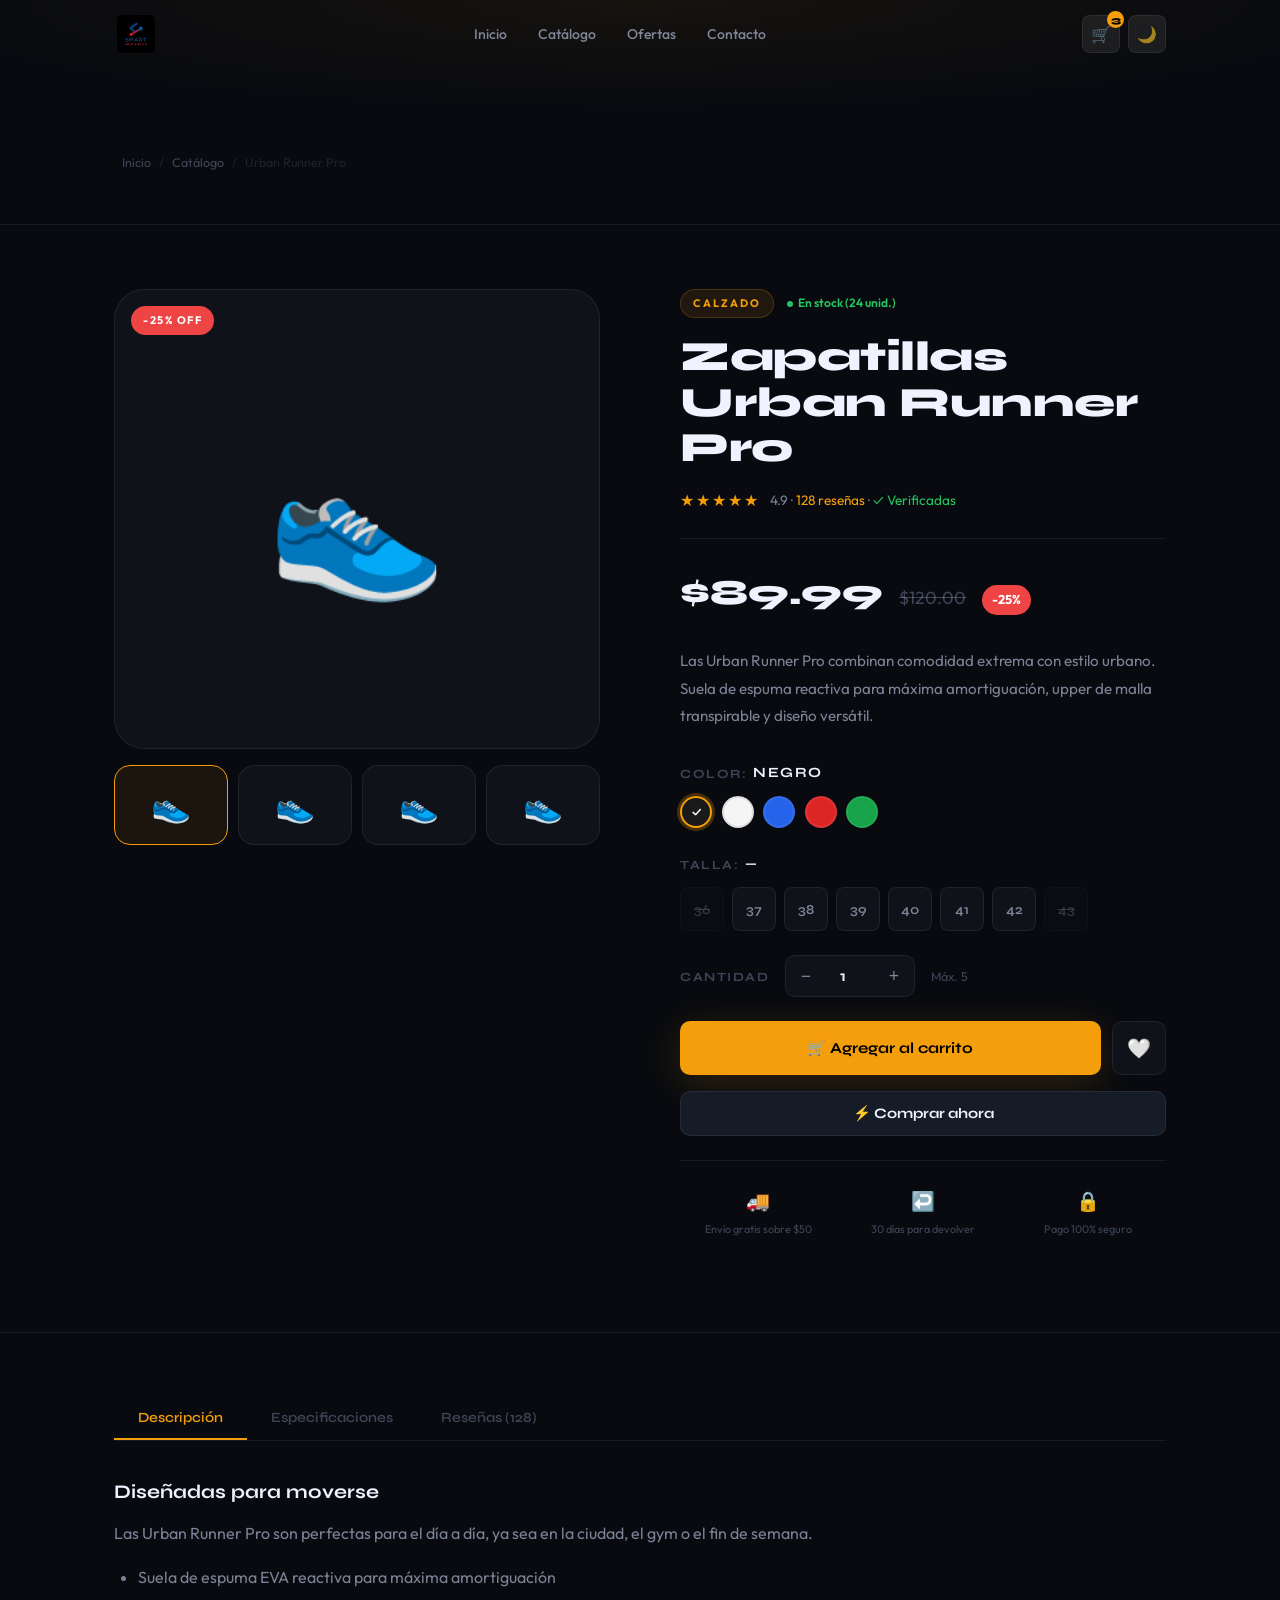
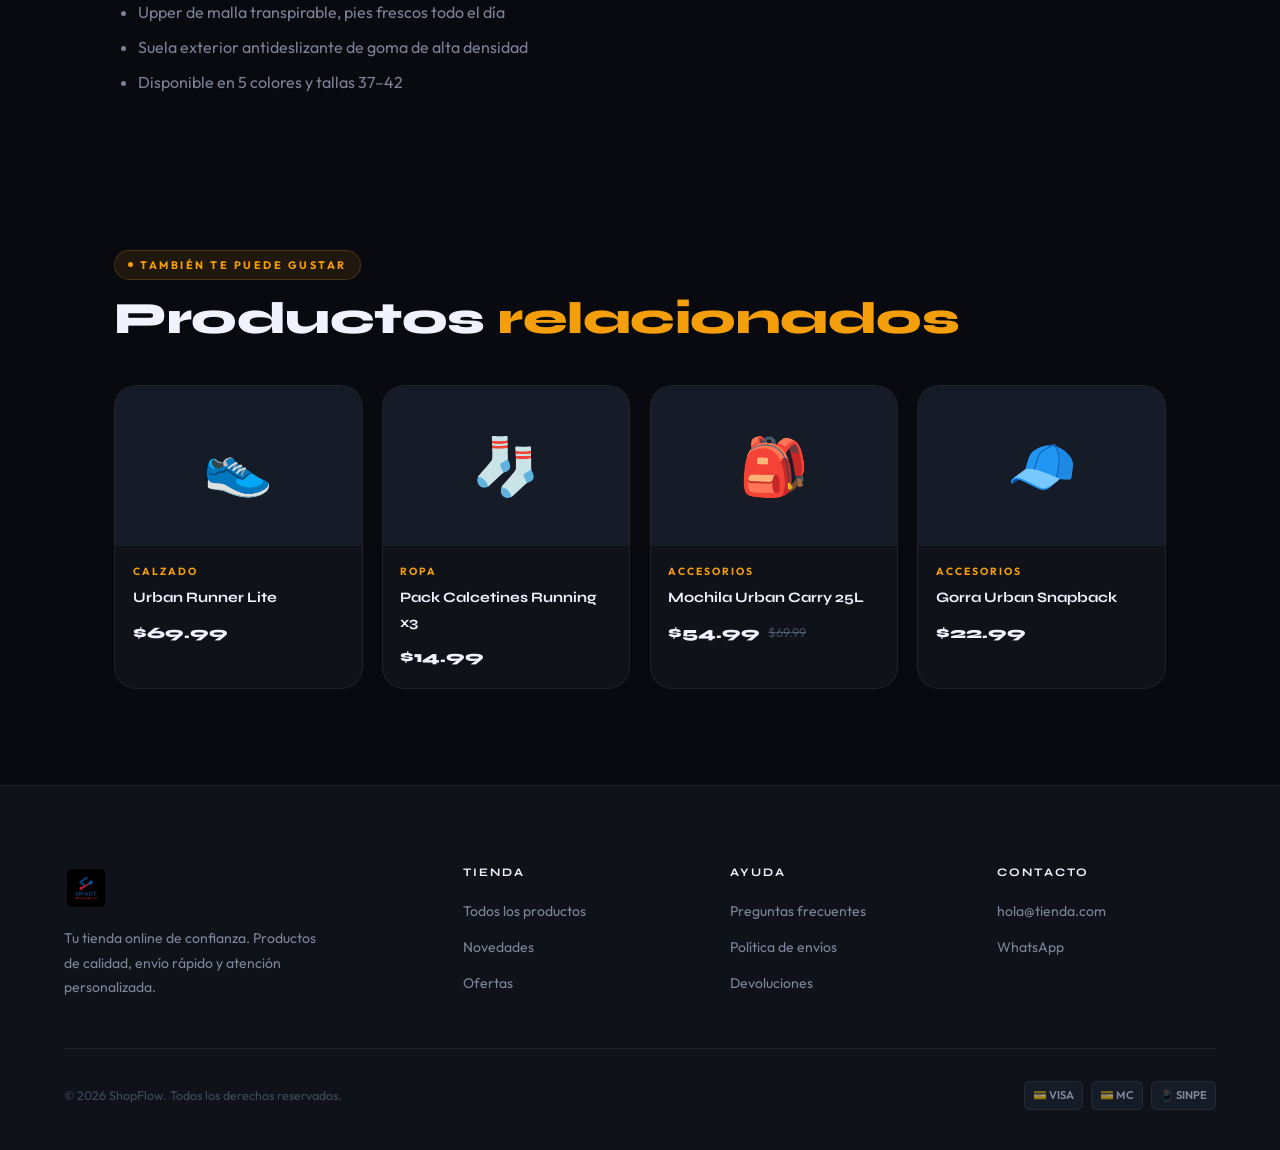
<file: pages/shopflow-producto.html>
<!DOCTYPE html>
<html lang="es" data-theme="dark">
<head>
<meta charset="UTF-8"/>
<meta name="viewport" content="width=device-width, initial-scale=1.0"/>
<title>Zapatillas Urban Runner Pro | ShopFlow</title>
<link rel="preconnect" href="https://fonts.googleapis.com"/>
<link rel="stylesheet" href="https://fonts.googleapis.com/css2?family=Syne:wght@400;600;700;800&family=Outfit:wght@300;400;500;600&display=swap"/>
<style>
@import url('https://fonts.googleapis.com/css2?family=Syne:wght@400;600;700;800&family=Outfit:wght@300;400;500;600&display=swap');

/* ══════════════════════════════════════════
   TOKENS — FÁCIL DE EDITAR
   Para cambiar la identidad visual del cliente,
   solo modificá los valores de --accent y --accent-rgb
══════════════════════════════════════════ */
:root {
  /* 🎨 COLOR DE ACENTO — cambiá esto para personalizar */
  --accent:      #F59E0B;   /* color principal */
  --accent-h:    #FCD34D;   /* hover del acento */
  --accent-dim:  rgba(245,158,11,.35);
  --accent-rgb:  245,158,11; /* para usar en rgba() */

  /* DARK MODE (default) */
  --bg:       #080A0F;
  --bg2:      #0F1219;
  --bg3:      #161C27;
  --surface:  rgba(15,18,25,.9);
  --border:   rgba(245,158,11,.15);
  --border2:  rgba(255,255,255,.07);
  --text1:    #F0F2FF;
  --text2:    rgba(200,210,240,.6);
  --text3:    rgba(160,180,220,.35);

  --sh-accent: 0 8px 40px rgba(245,158,11,.18);
  --sh-card:   0 8px 48px rgba(0,0,0,.5);

  /* TIPOGRAFÍAS */
  --font-h: 'Syne', sans-serif;
  --font-b: 'Outfit', sans-serif;

  /* RADIOS */
  --r-sm: 10px; --r-md: 16px; --r-lg: 22px; --r-xl: 30px;
}

[data-theme="light"] {
  --bg:      #FAFAF8;
  --bg2:     #FFFFFF;
  --bg3:     #F3F2EE;
  --surface: rgba(255,255,255,.92);
  --border:  rgba(245,158,11,.2);
  --border2: rgba(0,0,0,.08);
  --text1:   #0A0A0A;
  --text2:   #4A4A4A;
  --text3:   #999;
  --sh-accent: 0 8px 40px rgba(245,158,11,.14);
  --sh-card:   0 4px 24px rgba(0,0,0,.1);
}

/* ══ RESET ══ */
*, *::before, *::after { box-sizing: border-box; margin: 0; padding: 0; }
html { scroll-behavior: smooth; }
body {
  font-family: var(--font-b);
  background: var(--bg);
  color: var(--text1);
  line-height: 1.7;
  -webkit-font-smoothing: antialiased;
  overflow-x: hidden;
  transition: background .3s, color .3s;
}
::-webkit-scrollbar { width: 4px; }
::-webkit-scrollbar-track { background: var(--bg); }
::-webkit-scrollbar-thumb { background: var(--accent); border-radius: 2px; }
h1,h2,h3,h4 { font-family: var(--font-h); line-height: 1.12; }
a { color: inherit; text-decoration: none; }
img { max-width: 100%; }

/* ══ BUTTONS ══ */
.btn {
  display: inline-flex; align-items: center; gap: 8px;
  font-family: var(--font-h); font-weight: 700; font-size: .88rem;
  border: none; cursor: pointer;
  border-radius: var(--r-sm); padding: 13px 26px;
  transition: transform .25s, box-shadow .25s, background .2s;
  letter-spacing: .3px; white-space: nowrap; text-decoration: none;
}
.btn:hover { transform: translateY(-2px); }
.btn-accent { background: var(--accent); color: #000; box-shadow: var(--sh-accent); }
.btn-accent:hover { background: var(--accent-h); box-shadow: 0 12px 40px rgba(245,158,11,.3); }
.btn-outline {
  background: transparent; color: var(--text1);
  border: 1.5px solid var(--border2);
}
.btn-outline:hover { border-color: var(--accent-dim); color: var(--accent); background: rgba(245,158,11,.05); }

/* ══ SECTION HELPERS ══ */
.section-inner { max-width: 1180px; margin: 0 auto; padding: 0 5%; }
.tag {
  display: inline-flex; align-items: center; gap: 7px;
  font-size: .68rem; font-weight: 700; letter-spacing: 2.5px;
  text-transform: uppercase; color: var(--accent);
  background: rgba(245,158,11,.1); border: 1px solid rgba(245,158,11,.2);
  padding: 5px 13px; border-radius: 20px; margin-bottom: .9rem;
}
.tag::before {
  content: ''; width: 5px; height: 5px; border-radius: 50%;
  background: var(--accent); animation: blink 2s ease-in-out infinite;
}
@keyframes blink { 0%,100%{opacity:1;transform:scale(1)} 50%{opacity:.3;transform:scale(.6)} }

.h-title {
  font-size: clamp(1.8rem,3.5vw,2.8rem); font-weight: 800;
  color: var(--text1); letter-spacing: -.5px; margin-bottom: .9rem;
}
.h-title em { font-style: normal; color: var(--accent); }
.h-sub { font-size: 1rem; color: var(--text2); max-width: 520px; margin-bottom: 3rem; line-height: 1.8; }

/* ══ NAV ══ */
nav {
  position: fixed; top: 0; left: 0; right: 0; z-index: 1000;
  height: 68px; display: flex; align-items: center;
  transition: background .4s, box-shadow .4s;
}
nav.stuck {
  background: var(--surface);
  border-bottom: 1px solid var(--border2);
  backdrop-filter: blur(24px);
  box-shadow: var(--sh-card);
}
.nav-inner {
  max-width: 1180px; margin: 0 auto; padding: 0 5%;
  width: 100%; display: flex; align-items: center; justify-content: space-between;
}
.nav-logo {
  font-family: var(--font-h); font-weight: 800; font-size: 1.2rem;
  color: var(--text1); display: flex; align-items: center; gap: 8px;
}
.nav-logo-dot {
  width: 8px; height: 8px; border-radius: 50%; background: var(--accent);
  box-shadow: 0 0 12px var(--accent);
}
/* 🔧 Para usar imagen de logo en lugar del texto: */
/* .nav-logo img { height: 40px; width: auto; } */
.nav-logo-text { /* nombre de la tienda — editá esto */ }

.nav-links { display: flex; list-style: none; gap: .2rem; align-items: center; }
.nav-links a {
  font-size: .875rem; font-weight: 500; color: var(--text2);
  padding: 8px 14px; border-radius: 8px; transition: all .2s;
}
.nav-links a:hover { color: var(--text1); background: var(--border2); }
.nav-links a.active { color: var(--accent); font-weight: 600; }

.nav-right { display: flex; align-items: center; gap: .5rem; }
.nav-icon-btn {
  background: var(--border2); border: 1px solid var(--border2);
  border-radius: 8px; width: 38px; height: 38px;
  display: flex; align-items: center; justify-content: center;
  cursor: pointer; font-size: 1rem; transition: background .2s;
  color: var(--text2); position: relative;
}
.nav-icon-btn:hover { background: var(--border); color: var(--text1); }
.cart-count {
  position: absolute; top: -5px; right: -5px;
  width: 17px; height: 17px; border-radius: 50%;
  background: var(--accent); color: #000;
  font-size: .6rem; font-weight: 800;
  display: flex; align-items: center; justify-content: center;
  font-family: var(--font-h);
}
.nav-hamburger {
  display: none; flex-direction: column; gap: 5px;
  cursor: pointer; background: none; border: none; padding: 4px;
}
.nav-hamburger span { display: block; width: 22px; height: 2px; background: var(--text1); border-radius: 2px; transition: .3s; }

/* ══ FOOTER ══ */
footer {
  background: var(--bg2);
  border-top: 1px solid var(--border2);
  padding: 5rem 5% 2.5rem;
}
.footer-inner { max-width: 1180px; margin: 0 auto; }
.footer-top {
  display: grid;
  grid-template-columns: 1.6fr 1fr 1fr 1fr;
  gap: 3rem;
  padding-bottom: 3rem;
  border-bottom: 1px solid var(--border2);
}
.footer-brand-name {
  font-family: var(--font-h); font-weight: 800; font-size: 1.2rem;
  display: flex; align-items: center; gap: 8px; margin-bottom: 1rem;
}
.footer-brand p { font-size: .875rem; color: var(--text2); line-height: 1.75; max-width: 260px; }
.footer-col h4 {
  font-family: var(--font-h); color: var(--text1); font-size: .72rem;
  font-weight: 700; margin-bottom: 1.1rem; letter-spacing: 2px; text-transform: uppercase;
}
.footer-col ul { list-style: none; display: flex; flex-direction: column; gap: .55rem; }
.footer-col a { color: var(--text2); font-size: .875rem; transition: color .2s; }
.footer-col a:hover { color: var(--accent); }
.footer-bottom {
  display: flex; justify-content: space-between; align-items: center;
  padding-top: 2rem; font-size: .78rem; color: var(--text3);
  flex-wrap: wrap; gap: .5rem;
}
.footer-bottom a { color: var(--text3); transition: color .2s; }
.footer-bottom a:hover { color: var(--accent); }
.footer-pay { display: flex; gap: .5rem; align-items: center; }
.pay-badge {
  background: var(--bg3); border: 1px solid var(--border2);
  border-radius: 6px; padding: 4px 8px; font-size: .7rem; font-weight: 600;
  color: var(--text2);
}

/* ══ PAGE HERO (catálogo, detalle) ══ */
.page-hero {
  background: var(--bg); border-bottom: 1px solid var(--border2);
  padding: 9.5rem 5% 4rem; position: relative; overflow: hidden;
}
.page-hero::after {
  content: ''; position: absolute; top: 0; left: 0; right: 0; bottom: 0;
  background: radial-gradient(ellipse 60% 50% at 50% 0%, rgba(245,158,11,.06) 0%, transparent 100%);
  pointer-events: none;
}
.breadcrumb {
  display: flex; gap: 8px; font-size: .78rem; color: var(--text3);
  margin-bottom: 1.2rem;
}
.breadcrumb a { color: var(--text3); transition: color .2s; }
.breadcrumb a:hover { color: var(--accent); }
.breadcrumb span { opacity: .4; }
.page-hero h1 { font-size: clamp(1.8rem,4vw,3rem); font-weight: 800; color: var(--text1); letter-spacing: -.5px; margin-bottom: .5rem; }
.page-hero p { font-size: 1rem; color: var(--text2); }

/* ══ REVEAL ══ */
.reveal { opacity: 0; transform: translateY(28px); transition: opacity .6s ease, transform .6s ease; }
.reveal.left  { transform: translateX(-28px); }
.reveal.right { transform: translateX(28px); }
.reveal.up    { transform: translateY(28px); }
.reveal.on    { opacity: 1; transform: translate(0); }

/* ══ RESPONSIVE ══ */
@media(max-width: 900px) { .footer-top { grid-template-columns: 1fr 1fr; } }
@media(max-width: 640px) {
  .nav-links {
    display: none; flex-direction: column; position: fixed;
    top: 68px; left: 0; right: 0;
    background: var(--surface); border-bottom: 1px solid var(--border2);
    padding: 1.5rem 5%; gap: .3rem; backdrop-filter: blur(24px); z-index: 999;
  }
  .nav-links.open { display: flex; }
  .nav-hamburger { display: flex; }
  .footer-top { grid-template-columns: 1fr; gap: 2rem; }
  .footer-bottom { flex-direction: column; text-align: center; }
}


.product-section{padding:4rem 0 6rem;}
.product-layout{display:grid;grid-template-columns:1fr 1fr;gap:5rem;align-items:start;}
.gallery{position:sticky;top:88px;}
.gallery-main{background:var(--bg2);border:1px solid var(--border2);border-radius:var(--r-xl);height:460px;display:flex;align-items:center;justify-content:center;font-size:9rem;margin-bottom:1rem;position:relative;overflow:hidden;transition:border-color .3s;}
.gallery-main:hover{border-color:var(--accent-dim);}
.gallery-badge{position:absolute;top:16px;left:16px;font-size:.68rem;font-weight:700;letter-spacing:1.5px;text-transform:uppercase;padding:5px 12px;border-radius:20px;background:#EF4444;color:#fff;}
.gallery-thumbs{display:grid;grid-template-columns:repeat(4,1fr);gap:.6rem;}
.gallery-thumb{background:var(--bg2);border:1.5px solid var(--border2);border-radius:var(--r-md);height:80px;display:flex;align-items:center;justify-content:center;font-size:2rem;cursor:pointer;transition:all .2s;}
.gallery-thumb:hover{border-color:var(--accent-dim);}
.gallery-thumb.active{border-color:var(--accent);background:rgba(245,158,11,.08);}
.prod-meta{display:flex;align-items:center;gap:.8rem;margin-bottom:1rem;}
.prod-cat-tag{font-size:.68rem;font-weight:700;letter-spacing:2px;text-transform:uppercase;color:var(--accent);background:rgba(245,158,11,.1);border:1px solid rgba(245,158,11,.2);padding:4px 12px;border-radius:20px;}
.prod-stock{font-size:.75rem;color:#22C55E;font-weight:600;display:flex;align-items:center;gap:5px;}
.prod-stock::before{content:'';width:6px;height:6px;border-radius:50%;background:#22C55E;}
.product-name{font-size:clamp(1.8rem,3.5vw,2.6rem);font-weight:800;color:var(--text1);letter-spacing:-.5px;line-height:1.1;margin-bottom:1rem;}
.product-rating{display:flex;align-items:center;gap:10px;margin-bottom:1.5rem;padding-bottom:1.5rem;border-bottom:1px solid var(--border2);}
.stars-big{color:#F59E0B;font-size:1rem;letter-spacing:2px;}
.rating-info{font-size:.85rem;color:var(--text2);}
.rating-info a{color:var(--accent);}
.product-price{display:flex;align-items:baseline;gap:1rem;margin-bottom:1.5rem;}
.price-main{font-family:var(--font-h);font-size:2.2rem;font-weight:800;color:var(--text1);}
.price-was{font-size:1.1rem;color:var(--text3);text-decoration:line-through;}
.price-off{font-size:.8rem;font-weight:700;color:#fff;background:#EF4444;padding:4px 10px;border-radius:20px;}
.product-desc{font-size:.95rem;color:var(--text2);line-height:1.8;margin-bottom:2rem;}
.option-group{margin-bottom:1.5rem;}
.option-label{font-family:var(--font-h);font-size:.78rem;font-weight:700;text-transform:uppercase;letter-spacing:1.5px;color:var(--text3);margin-bottom:.7rem;display:flex;gap:6px;align-items:center;}
.option-label strong{color:var(--text1);font-size:.88rem;}
.color-options{display:flex;gap:.6rem;flex-wrap:wrap;}
.color-opt{width:32px;height:32px;border-radius:50%;border:2px solid var(--border2);cursor:pointer;transition:all .2s;position:relative;}
.color-opt:hover{transform:scale(1.1);}
.color-opt.active{border-color:var(--accent);box-shadow:0 0 0 3px rgba(245,158,11,.25);}
.color-opt.active::after{content:'✓';position:absolute;inset:0;display:flex;align-items:center;justify-content:center;font-size:.7rem;font-weight:700;color:#fff;}
.size-options{display:flex;gap:.5rem;flex-wrap:wrap;}
.size-opt{min-width:44px;height:44px;padding:0 10px;background:var(--bg2);border:1.5px solid var(--border2);border-radius:8px;display:flex;align-items:center;justify-content:center;font-size:.85rem;font-weight:600;color:var(--text2);cursor:pointer;transition:all .2s;font-family:var(--font-h);}
.size-opt:hover{border-color:var(--accent-dim);color:var(--text1);}
.size-opt.active{border-color:var(--accent);color:var(--accent);background:rgba(245,158,11,.08);}
.size-opt.disabled{opacity:.35;cursor:not-allowed;text-decoration:line-through;}
.qty-wrap{display:flex;align-items:center;gap:1rem;margin-bottom:1.5rem;}
.qty-label{font-family:var(--font-h);font-size:.78rem;font-weight:700;text-transform:uppercase;letter-spacing:1.5px;color:var(--text3);}
.qty-control{display:flex;align-items:center;background:var(--bg2);border:1.5px solid var(--border2);border-radius:var(--r-sm);overflow:hidden;}
.qty-btn{width:40px;height:40px;background:none;border:none;font-size:1.1rem;color:var(--text2);cursor:pointer;transition:all .2s;display:flex;align-items:center;justify-content:center;}
.qty-btn:hover{background:var(--bg3);color:var(--text1);}
.qty-num{width:48px;text-align:center;font-family:var(--font-h);font-weight:700;font-size:.95rem;color:var(--text1);border:none;background:none;outline:none;}
.product-cta{display:grid;grid-template-columns:1fr auto;gap:.7rem;margin-bottom:1rem;}
.btn-add{background:var(--accent);color:#000;font-family:var(--font-h);font-weight:700;font-size:.95rem;border:none;border-radius:var(--r-sm);padding:15px;cursor:pointer;transition:all .3s;display:flex;align-items:center;justify-content:center;gap:8px;box-shadow:var(--sh-accent);}
.btn-add:hover{background:var(--accent-h);transform:translateY(-2px);}
.btn-wish{width:54px;height:54px;background:var(--bg2);border:1.5px solid var(--border2);border-radius:var(--r-sm);display:flex;align-items:center;justify-content:center;font-size:1.2rem;cursor:pointer;transition:all .2s;}
.btn-wish:hover{border-color:#EF4444;color:#EF4444;}
.btn-buy{width:100%;background:var(--bg3);color:var(--text1);font-family:var(--font-h);font-weight:700;font-size:.9rem;border:1.5px solid var(--border2);border-radius:var(--r-sm);padding:13px;cursor:pointer;transition:all .2s;}
.btn-buy:hover{border-color:var(--accent-dim);color:var(--accent);}
.trust-badges{display:grid;grid-template-columns:repeat(3,1fr);gap:.5rem;margin-top:1.5rem;padding-top:1.5rem;border-top:1px solid var(--border2);}
.trust-item{display:flex;flex-direction:column;align-items:center;gap:4px;text-align:center;}
.trust-ico{font-size:1.2rem;}
.trust-text{font-size:.68rem;color:var(--text3);line-height:1.3;}
.tabs-section{padding:4rem 0;border-top:1px solid var(--border2);}
.tabs-nav{display:flex;border-bottom:1px solid var(--border2);margin-bottom:2.5rem;overflow-x:auto;}
.tab-btn{padding:12px 24px;background:none;border:none;font-family:var(--font-h);font-size:.875rem;font-weight:600;color:var(--text3);cursor:pointer;transition:all .2s;border-bottom:2px solid transparent;white-space:nowrap;}
.tab-btn:hover{color:var(--text1);}
.tab-btn.active{color:var(--accent);border-bottom-color:var(--accent);}
.tab-content{display:none;}
.tab-content.active{display:block;}
.specs-table{width:100%;border-collapse:collapse;}
.specs-table tr{border-bottom:1px solid var(--border2);}
.specs-table td{padding:12px 16px;font-size:.875rem;}
.specs-table td:first-child{color:var(--text3);width:35%;font-weight:600;}
.specs-table td:last-child{color:var(--text1);}
.reviews-summary{display:grid;grid-template-columns:auto 1fr;gap:3rem;align-items:center;margin-bottom:2.5rem;padding-bottom:2.5rem;border-bottom:1px solid var(--border2);}
.big-num{font-family:var(--font-h);font-size:4rem;font-weight:800;color:var(--text1);line-height:1;}
.big-stars{color:#F59E0B;font-size:1.1rem;margin:.3rem 0;}
.big-count{font-size:.78rem;color:var(--text3);}
.rating-bars{flex:1;display:flex;flex-direction:column;gap:.5rem;}
.rating-bar{display:flex;align-items:center;gap:10px;font-size:.78rem;color:var(--text2);}
.bar-track{flex:1;height:6px;background:var(--bg3);border-radius:3px;overflow:hidden;}
.bar-fill{height:100%;background:#F59E0B;border-radius:3px;}
.bar-n{width:24px;text-align:right;color:var(--text3);}
.review-card{background:var(--bg2);border:1px solid var(--border2);border-radius:var(--r-lg);padding:1.5rem;margin-bottom:1rem;}
.review-header{display:flex;align-items:flex-start;justify-content:space-between;margin-bottom:.8rem;}
.reviewer{display:flex;align-items:center;gap:10px;}
.reviewer-av{width:38px;height:38px;border-radius:50%;background:var(--accent);display:flex;align-items:center;justify-content:center;font-family:var(--font-h);font-weight:700;font-size:.78rem;color:#000;}
.reviewer-name{font-size:.875rem;font-weight:600;color:var(--text1);}
.reviewer-date{font-size:.72rem;color:var(--text3);}
.review-rating{color:#F59E0B;font-size:.82rem;}
.review-title{font-family:var(--font-h);font-size:.9rem;font-weight:700;color:var(--text1);margin-bottom:.4rem;}
.review-text{font-size:.875rem;color:var(--text2);line-height:1.7;}
.related{padding:4rem 0 6rem;}
.related-grid{display:grid;grid-template-columns:repeat(4,1fr);gap:1.2rem;margin-top:2.5rem;}
.prod-card{background:var(--bg2);border:1px solid var(--border2);border-radius:var(--r-lg);overflow:hidden;transition:all .35s ease;}
.prod-card:hover{border-color:var(--accent-dim);box-shadow:var(--sh-accent);transform:translateY(-5px);}
.prod-img-wrap{height:160px;background:var(--bg3);display:flex;align-items:center;justify-content:center;font-size:3.5rem;}
.prod-body{padding:1.1rem;}
.prod-category{font-size:.65rem;font-weight:700;letter-spacing:2px;text-transform:uppercase;color:var(--accent);margin-bottom:.35rem;}
.prod-name{font-family:var(--font-h);font-size:.9rem;font-weight:700;color:var(--text1);margin-bottom:.5rem;}
.prod-price{display:flex;align-items:center;gap:.5rem;}
.price-now{font-family:var(--font-h);font-size:1rem;font-weight:800;color:var(--text1);}
.price-old{font-size:.8rem;color:var(--text3);text-decoration:line-through;}
@media(max-width:820px){.product-layout{grid-template-columns:1fr;gap:2.5rem;}.gallery{position:static;}.reviews-summary{grid-template-columns:1fr;gap:1.5rem;}}
@media(max-width:1024px){.related-grid{grid-template-columns:repeat(2,1fr);}}
@media(max-width:560px){.product-cta{grid-template-columns:1fr;}.btn-wish{width:100%;height:50px;}.trust-badges{grid-template-columns:1fr 1fr;}.related-grid{grid-template-columns:1fr 1fr;}}

</style>
</head>
<body>

<nav id="main-nav">
  <div class="nav-inner">
    <a href="shopflow-index.html" class="nav-logo"><img src="[data-uri]" alt="ShopFlow" style="height:44px;width:auto;border-radius:8px;padding:3px;"/></a>
    <ul class="nav-links" id="nav-links">
      <li><a href="shopflow-index.html">Inicio</a></li>
      <li><a href="shopflow-catalogo.html">Catálogo</a></li>
      <li><a href="shopflow-catalogo.html?cat=ofertas">Ofertas</a></li>
      <li><a href="#contacto">Contacto</a></li>
    </ul>
    <div class="nav-right">
      <button class="nav-icon-btn" id="cart-btn">🛒<span class="cart-count" id="cart-count">3</span></button>
      <button class="nav-icon-btn" id="theme-btn">🌙</button>
      <button class="nav-hamburger" id="hamburger"><span></span><span></span><span></span></button>
    </div>
  </div>
</nav>
<div class="page-hero" style="padding-bottom:2rem"><div class="section-inner">
  <div class="breadcrumb"><a href="shopflow-index.html">Inicio</a><span>/</span><a href="shopflow-catalogo.html">Catálogo</a><span>/</span><span>Urban Runner Pro</span></div>
</div></div>
<section class="product-section"><div class="section-inner">
  <div class="product-layout">
    <div class="gallery reveal left">
      <div class="gallery-main"><span id="main-emoji">👟</span><span class="gallery-badge">-25% OFF</span></div>
      <div class="gallery-thumbs">
        <div class="gallery-thumb active" data-emoji="👟">👟</div>
        <div class="gallery-thumb" data-emoji="👟">👟</div>
        <div class="gallery-thumb" data-emoji="👟">👟</div>
        <div class="gallery-thumb" data-emoji="👟">👟</div>
      </div>
    </div>
    <div class="product-info reveal right">
      <div class="prod-meta"><span class="prod-cat-tag">Calzado</span><span class="prod-stock">En stock (24 unid.)</span></div>
      <h1 class="product-name">Zapatillas Urban Runner Pro</h1>
      <div class="product-rating"><span class="stars-big">★★★★★</span><span class="rating-info">4.9 · <a href="#reviews">128 reseñas</a> · <span style="color:#22C55E">✓ Verificadas</span></span></div>
      <div class="product-price"><span class="price-main">$89.99</span><span class="price-was">$120.00</span><span class="price-off">-25%</span></div>
      <p class="product-desc">Las Urban Runner Pro combinan comodidad extrema con estilo urbano. Suela de espuma reactiva para máxima amortiguación, upper de malla transpirable y diseño versátil.</p>
      <div class="option-group">
        <div class="option-label">Color: <strong id="selected-color">Negro</strong></div>
        <div class="color-options">
          <div class="color-opt active" style="background:#1a1a1a" data-color="Negro"></div>
          <div class="color-opt" style="background:#f5f5f5;border-color:#ddd" data-color="Blanco"></div>
          <div class="color-opt" style="background:#2563EB" data-color="Azul"></div>
          <div class="color-opt" style="background:#DC2626" data-color="Rojo"></div>
          <div class="color-opt" style="background:#16A34A" data-color="Verde"></div>
        </div>
      </div>
      <div class="option-group">
        <div class="option-label">Talla: <strong id="selected-size">—</strong></div>
        <div class="size-options">
          <div class="size-opt disabled">36</div><div class="size-opt">37</div><div class="size-opt">38</div>
          <div class="size-opt">39</div><div class="size-opt">40</div><div class="size-opt">41</div>
          <div class="size-opt">42</div><div class="size-opt disabled">43</div>
        </div>
      </div>
      <div class="qty-wrap">
        <span class="qty-label">Cantidad</span>
        <div class="qty-control"><button class="qty-btn" id="qty-minus">−</button><input class="qty-num" id="qty-input" type="number" value="1" min="1" max="5"/><button class="qty-btn" id="qty-plus">+</button></div>
        <span style="font-size:.78rem;color:var(--text3)">Máx. 5</span>
      </div>
      <div class="product-cta">
        <button class="btn-add" id="add-cart-btn">🛒 Agregar al carrito</button>
        <button class="btn-wish" id="wish-btn">🤍</button>
      </div>
      <button class="btn-buy">⚡ Comprar ahora</button>
      <div class="trust-badges">
        <div class="trust-item"><span class="trust-ico">🚚</span><span class="trust-text">Envío gratis sobre $50</span></div>
        <div class="trust-item"><span class="trust-ico">↩️</span><span class="trust-text">30 días para devolver</span></div>
        <div class="trust-item"><span class="trust-ico">🔒</span><span class="trust-text">Pago 100% seguro</span></div>
      </div>
    </div>
  </div>
</div></section>
<section class="tabs-section" id="reviews"><div class="section-inner">
  <div class="tabs-nav">
    <button class="tab-btn active" data-tab="descripcion">Descripción</button>
    <button class="tab-btn" data-tab="especificaciones">Especificaciones</button>
    <button class="tab-btn" data-tab="resenas">Reseñas (128)</button>
  </div>
  <div class="tab-content active" id="tab-descripcion">
    <div style="max-width:720px">
      <h3 style="font-size:1.2rem;font-weight:700;color:var(--text1);margin-bottom:1rem">Diseñadas para moverse</h3>
      <p style="color:var(--text2);line-height:1.8;margin-bottom:1rem">Las Urban Runner Pro son perfectas para el día a día, ya sea en la ciudad, el gym o el fin de semana.</p>
      <ul style="color:var(--text2);padding-left:1.5rem;display:flex;flex-direction:column;gap:.5rem;margin-bottom:1.5rem">
        <li>Suela de espuma EVA reactiva para máxima amortiguación</li>
        <li>Upper de malla transpirable, pies frescos todo el día</li>
        <li>Suela exterior antideslizante de goma de alta densidad</li>
        <li>Disponible en 5 colores y tallas 37–42</li>
      </ul>
    </div>
  </div>
  <div class="tab-content" id="tab-especificaciones">
    <table class="specs-table">
      <tr><td>Marca</td><td>Urban Runner</td></tr>
      <tr><td>Modelo</td><td>Pro Series 2025</td></tr>
      <tr><td>Material upper</td><td>Malla transpirable 3D</td></tr>
      <tr><td>Material suela</td><td>Espuma EVA + Goma exterior</td></tr>
      <tr><td>Peso</td><td>280g (talla 41)</td></tr>
      <tr><td>Tallas disponibles</td><td>37, 38, 39, 40, 41, 42</td></tr>
      <tr><td>Garantía</td><td>12 meses</td></tr>
    </table>
  </div>
  <div class="tab-content" id="tab-resenas">
    <div class="reviews-summary">
      <div style="text-align:center"><div class="big-num">4.9</div><div class="big-stars">★★★★★</div><div class="big-count">128 reseñas</div></div>
      <div class="rating-bars">
        <div class="rating-bar"><span>5★</span><div class="bar-track"><div class="bar-fill" style="width:88%"></div></div><span class="bar-n">112</span></div>
        <div class="rating-bar"><span>4★</span><div class="bar-track"><div class="bar-fill" style="width:8%"></div></div><span class="bar-n">10</span></div>
        <div class="rating-bar"><span>3★</span><div class="bar-track"><div class="bar-fill" style="width:3%"></div></div><span class="bar-n">4</span></div>
        <div class="rating-bar"><span>2★</span><div class="bar-track"><div class="bar-fill" style="width:1%"></div></div><span class="bar-n">1</span></div>
        <div class="rating-bar"><span>1★</span><div class="bar-track"><div class="bar-fill" style="width:1%"></div></div><span class="bar-n">1</span></div>
      </div>
    </div>
    <div class="review-card"><div class="review-header"><div class="reviewer"><div class="reviewer-av">MC</div><div><div class="reviewer-name">María C. <span style="color:#22C55E;font-size:.7rem">✓ Verificado</span></div><div class="reviewer-date">12 marzo 2025</div></div></div><div class="review-rating">★★★★★</div></div><div class="review-title">Las mejores zapatillas que he comprado</div><p class="review-text">Increíblemente cómodas desde el primer día. El material es de muy buena calidad.</p></div>
    <div class="review-card"><div class="review-header"><div class="reviewer"><div class="reviewer-av" style="background:var(--bg3);color:var(--text1)">JR</div><div><div class="reviewer-name">Jorge R. <span style="color:#22C55E;font-size:.7rem">✓ Verificado</span></div><div class="reviewer-date">28 febrero 2025</div></div></div><div class="review-rating">★★★★★</div></div><div class="review-title">Exactamente lo que buscaba</div><p class="review-text">Son más livianas de lo que esperaba. El envío llegó en 2 días, muy rápido.</p></div>
  </div>
</div></section>
<section class="related"><div class="section-inner">
  <span class="tag">También te puede gustar</span>
  <h2 class="h-title">Productos <em>relacionados</em></h2>
  <div class="related-grid">
    <div class="prod-card reveal up" style="cursor:pointer" onclick="window.scrollTo(0,0)"><div class="prod-img-wrap">👟</div><div class="prod-body"><div class="prod-category">Calzado</div><div class="prod-name">Urban Runner Lite</div><div class="prod-price"><span class="price-now">$69.99</span></div></div></div>
    <div class="prod-card reveal up" style="cursor:pointer;transition-delay:.08s" onclick="window.scrollTo(0,0)"><div class="prod-img-wrap">🧦</div><div class="prod-body"><div class="prod-category">Ropa</div><div class="prod-name">Pack Calcetines Running x3</div><div class="prod-price"><span class="price-now">$14.99</span></div></div></div>
    <div class="prod-card reveal up" style="cursor:pointer;transition-delay:.16s" onclick="window.scrollTo(0,0)"><div class="prod-img-wrap">🎒</div><div class="prod-body"><div class="prod-category">Accesorios</div><div class="prod-name">Mochila Urban Carry 25L</div><div class="prod-price"><span class="price-now">$54.99</span><span class="price-old">$69.99</span></div></div></div>
    <div class="prod-card reveal up" style="cursor:pointer;transition-delay:.24s" onclick="window.scrollTo(0,0)"><div class="prod-img-wrap">🧢</div><div class="prod-body"><div class="prod-category">Accesorios</div><div class="prod-name">Gorra Urban Snapback</div><div class="prod-price"><span class="price-now">$22.99</span></div></div></div>
  </div>
</div></section>

<footer id="contacto">
  <div class="footer-inner">
    <div class="footer-top">
      <div class="footer-brand footer-col"><div class="footer-brand-name"><img src="[data-uri]" alt="ShopFlow" style="height:44px;width:auto;border-radius:8px;padding:3px;"/></div><p>Tu tienda online de confianza. Productos de calidad, envío rápido y atención personalizada.</p></div>
      <div class="footer-col"><h4>Tienda</h4><ul><li><a href="shopflow-catalogo.html">Todos los productos</a></li><li><a href="shopflow-catalogo.html?cat=nuevo">Novedades</a></li><li><a href="shopflow-catalogo.html?cat=ofertas">Ofertas</a></li></ul></div>
      <div class="footer-col"><h4>Ayuda</h4><ul><li><a href="#">Preguntas frecuentes</a></li><li><a href="#">Política de envíos</a></li><li><a href="#">Devoluciones</a></li></ul></div>
      <div class="footer-col"><h4>Contacto</h4><ul><li><a href="mailto:hola@tienda.com">hola@tienda.com</a></li><li><a href="https://wa.me/50600000000" target="_blank">WhatsApp</a></li></ul></div>
    </div>
    <div class="footer-bottom"><span>© 2026 ShopFlow. Todos los derechos reservados.</span><div class="footer-pay"><span class="pay-badge">💳 VISA</span><span class="pay-badge">💳 MC</span><span class="pay-badge">📱 SINPE</span></div></div>
  </div>
</footer>
<script>
const html = document.documentElement;
const themeBtn = document.getElementById('theme-btn');
const saved = localStorage.getItem('sf-theme');
let isDark = saved ? saved === 'dark' : true;
function applyTheme(dark) {
  html.setAttribute('data-theme', dark ? 'dark' : 'light');
  if (themeBtn) themeBtn.textContent = dark ? '🌙' : '☀️';
  localStorage.setItem('sf-theme', dark ? 'dark' : 'light');
}
applyTheme(isDark);
if (themeBtn) themeBtn.addEventListener('click', () => { isDark = !isDark; applyTheme(isDark); });
const nav = document.getElementById('main-nav');
window.addEventListener('scroll', () => nav && nav.classList.toggle('stuck', window.scrollY > 20), {passive:true});
const ham = document.getElementById('hamburger');
const navLinks = document.getElementById('nav-links');
if (ham) { ham.addEventListener('click', () => navLinks.classList.toggle('open')); navLinks.querySelectorAll('a').forEach(a => a.addEventListener('click', () => navLinks.classList.remove('open'))); }
const ro = new IntersectionObserver((entries) => { entries.forEach((e,i) => { if(e.isIntersecting) setTimeout(()=>e.target.classList.add('on'),i*80); }); },{threshold:0.08});
document.querySelectorAll('.reveal').forEach(el => ro.observe(el));

document.querySelectorAll('.tab-btn').forEach(btn => {
  btn.addEventListener('click', () => {
    document.querySelectorAll('.tab-btn').forEach(b => b.classList.remove('active'));
    document.querySelectorAll('.tab-content').forEach(c => c.classList.remove('active'));
    btn.classList.add('active');
    document.getElementById('tab-'+btn.dataset.tab).classList.add('active');
  });
});
document.querySelectorAll('.gallery-thumb').forEach(thumb => {
  thumb.addEventListener('click', () => {
    document.querySelectorAll('.gallery-thumb').forEach(t => t.classList.remove('active'));
    thumb.classList.add('active');
    document.getElementById('main-emoji').textContent = thumb.dataset.emoji;
  });
});
document.querySelectorAll('.color-opt').forEach(opt => {
  opt.addEventListener('click', () => {
    document.querySelectorAll('.color-opt').forEach(o => o.classList.remove('active'));
    opt.classList.add('active');
    document.getElementById('selected-color').textContent = opt.dataset.color;
  });
});
document.querySelectorAll('.size-opt:not(.disabled)').forEach(opt => {
  opt.addEventListener('click', () => {
    document.querySelectorAll('.size-opt').forEach(o => o.classList.remove('active'));
    opt.classList.add('active');
    document.getElementById('selected-size').textContent = opt.textContent;
  });
});
const qtyInput = document.getElementById('qty-input');
document.getElementById('qty-minus').addEventListener('click', () => { if(parseInt(qtyInput.value)>1) qtyInput.value=parseInt(qtyInput.value)-1; });
document.getElementById('qty-plus').addEventListener('click', () => { if(parseInt(qtyInput.value)<5) qtyInput.value=parseInt(qtyInput.value)+1; });
const addBtn = document.getElementById('add-cart-btn');
addBtn.addEventListener('click', () => {
  addBtn.textContent='✓ ¡Agregado!'; addBtn.style.background='#22C55E';
  const c=document.getElementById('cart-count'); if(c) c.textContent=parseInt(c.textContent||0)+parseInt(qtyInput.value);
  setTimeout(()=>{ addBtn.innerHTML='🛒 Agregar al carrito'; addBtn.style.background=''; },2000);
});
let wished=false;
document.getElementById('wish-btn').addEventListener('click',function(){ wished=!wished; this.textContent=wished?'❤️':'🤍'; });
</script>
</body>
</html>
</file>
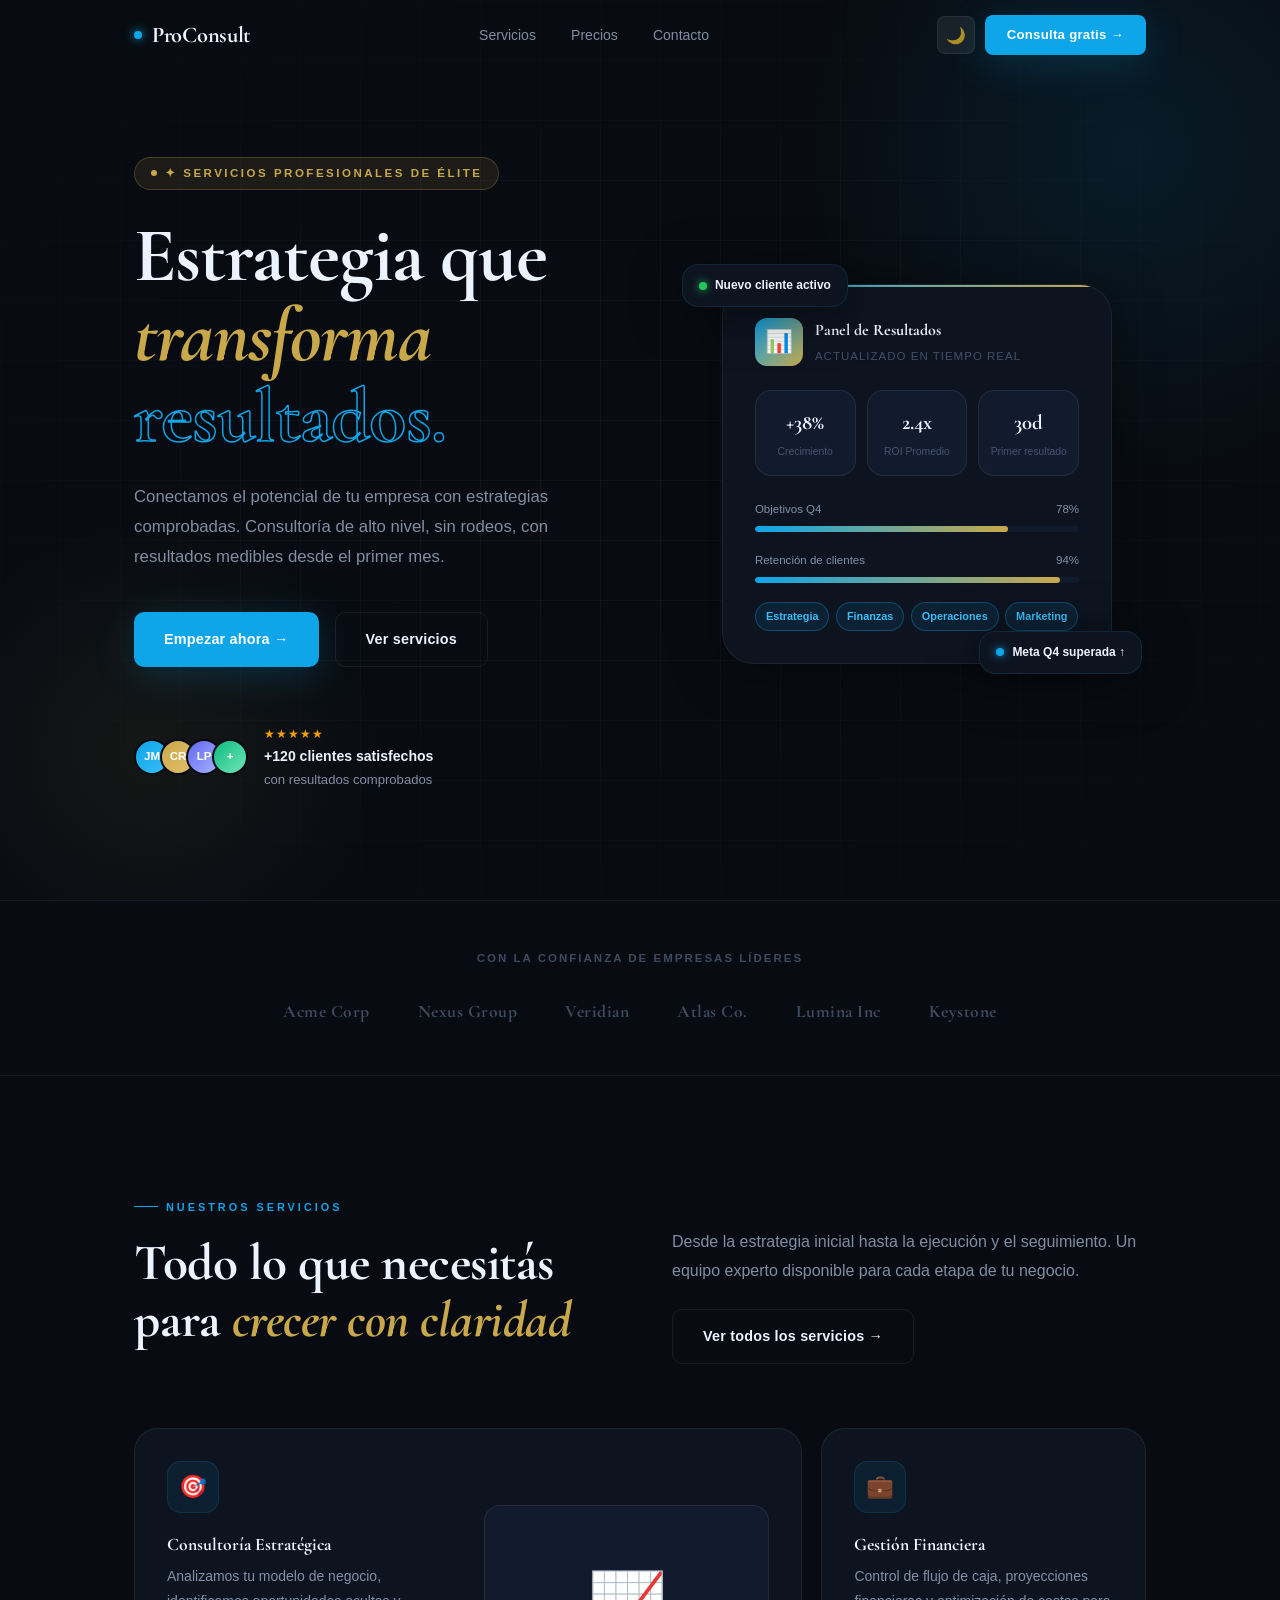
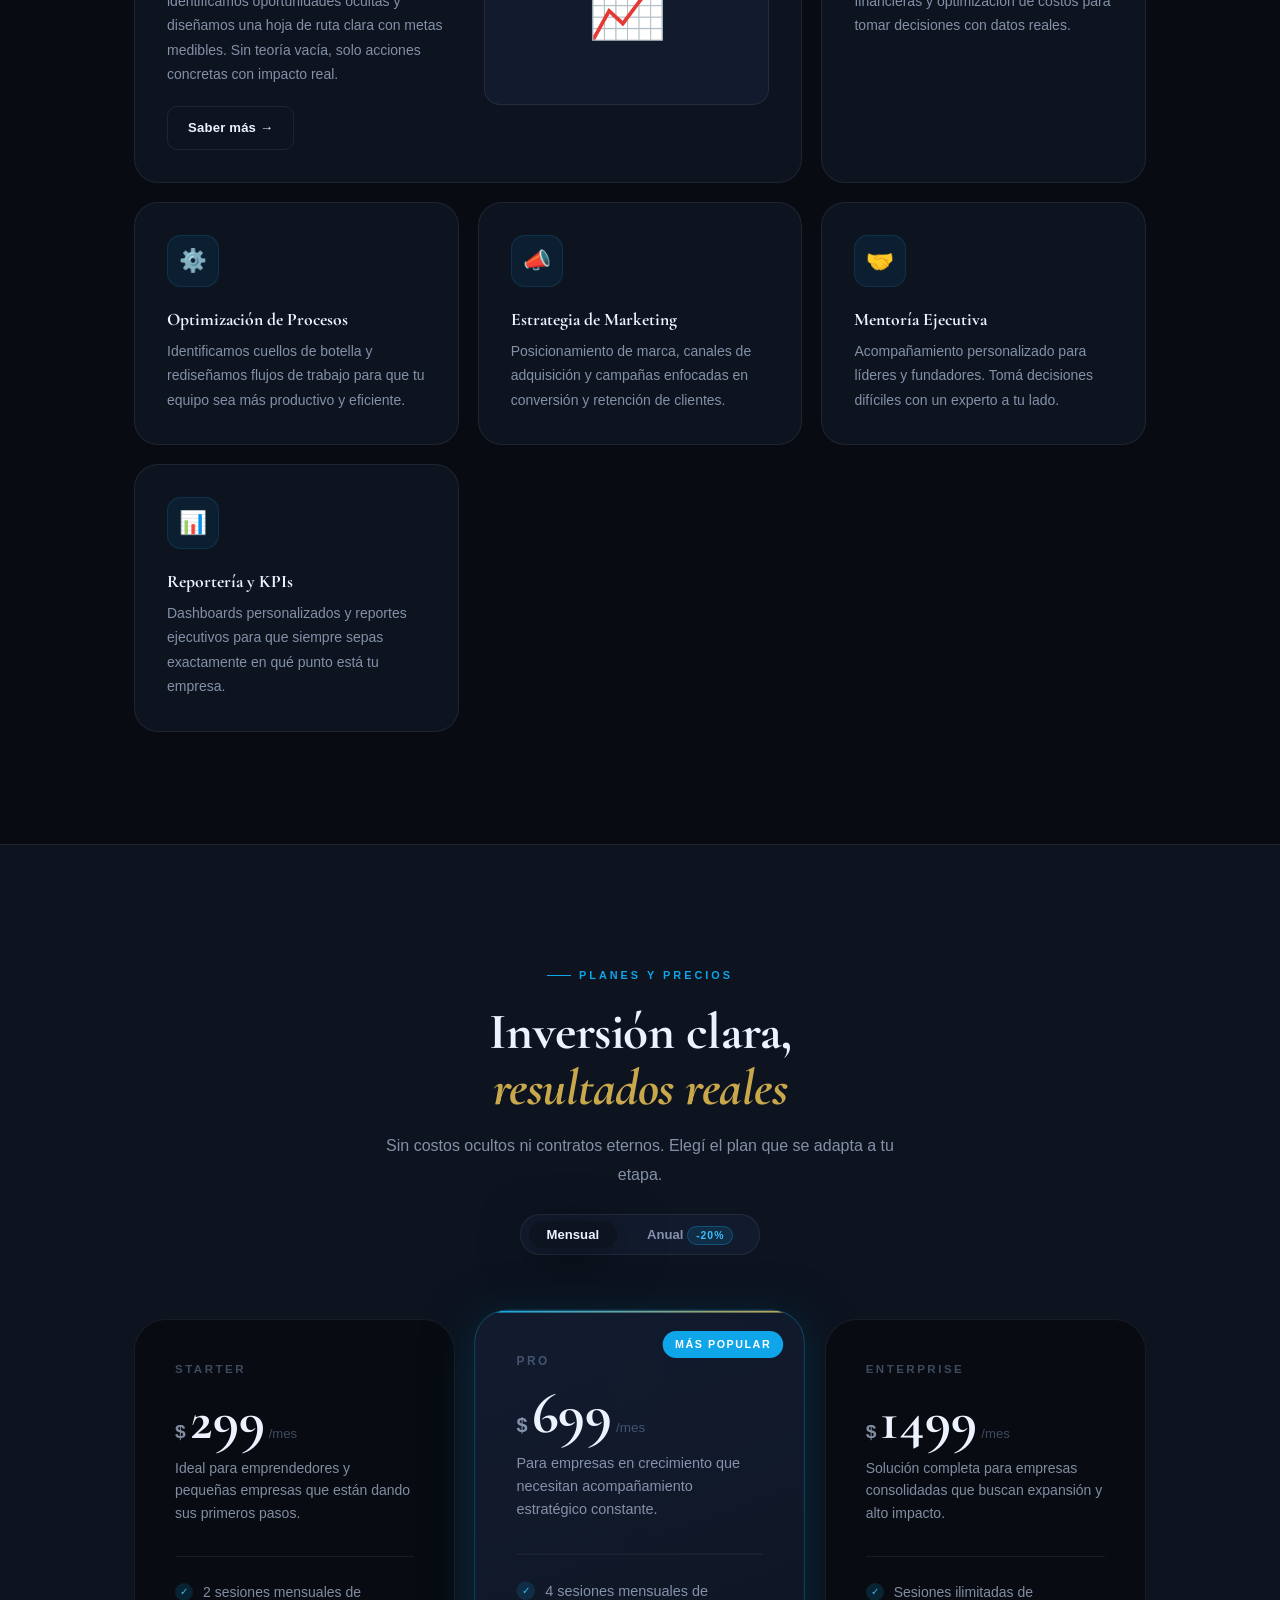
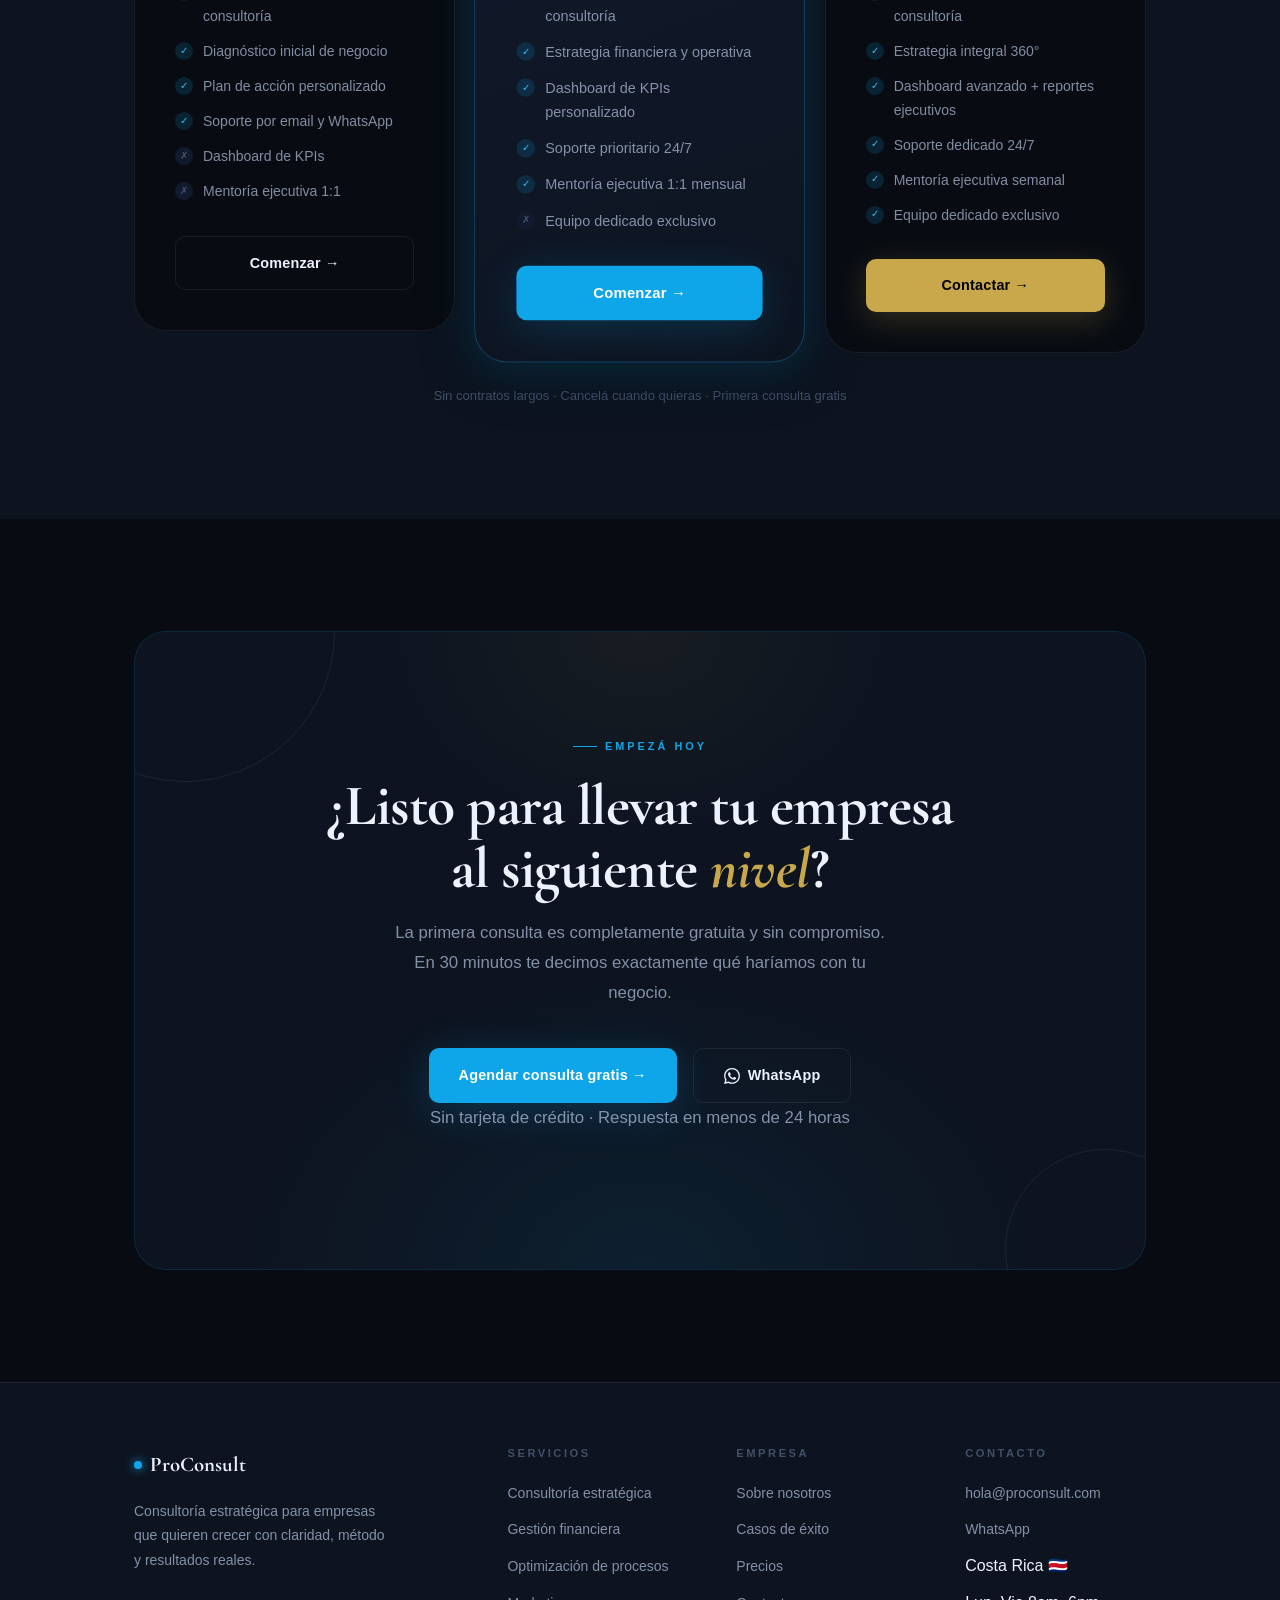
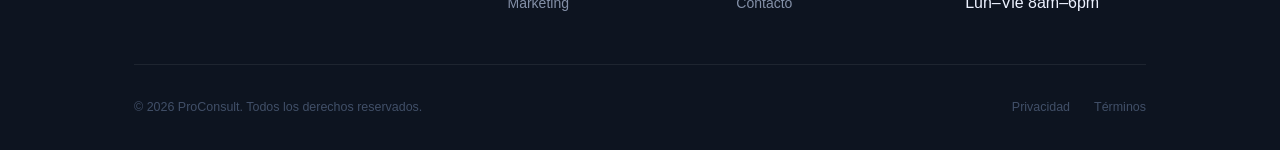
<file: pages/startup-hero.html>
<!DOCTYPE html>
<html lang="es" data-theme="dark">
<head>
  <meta charset="UTF-8"/>
  <meta name="viewport" content="width=device-width, initial-scale=1.0"/>
  <title>ProConsult — Servicios Profesionales</title>
  <meta name="description" content="Consultores de alto nivel para empresas que buscan crecer con estrategia, precisión y resultados."/>
  <link rel="stylesheet" href="../css/startup-hero.css"/>
  <style>
    /* Estilos para el emoji del logo */
    .brand-emoji { margin-right: 4px; font-size: 1.2rem; }
  </style>
</head>
<body>

<!-- ══════════════════════════════════════
     NAV
══════════════════════════════════════ -->
<nav class="nav" id="main-nav">
  <div class="container nav-inner">
    <a href="#" class="nav-brand">
      <span class="nav-brand-dot"></span>
      ProConsult
    </a>
    <ul class="nav-links" id="nav-links">
      <li><a href="#features">Servicios</a></li>
      <li><a href="#pricing">Precios</a></li>
      <li><a href="#cta">Contacto</a></li>
    </ul>
    <div class="nav-actions">
      <button class="nav-theme-btn" id="theme-btn" title="Cambiar tema">🌙</button>
      <button class="nav-hamburger" id="hamburger" aria-label="Menú">
        <span></span><span></span><span></span>
      </button>
      <a href="#cta" class="btn-nav">Consulta gratis →</a>
    </div>
  </div>
</nav>

<!-- ══════════════════════════════════════
     HERO
══════════════════════════════════════ -->
<section class="hero" id="hero">
  <div class="hero-bg">
    <div class="hero-bg-glow"></div>
    <div class="hero-bg-glow-2"></div>
    <div class="hero-grid"></div>
  </div>

  <div class="container hero-inner">

    <!-- Left: Copy -->
    <div>
      <div class="hero-badge">✦ Servicios profesionales de élite</div>

      <h1 class="hero-h1">
        Estrategia que<br>
        <em>transforma</em><br>
        <strong>resultados.</strong>
      </h1>

      <p class="hero-p">
        Conectamos el potencial de tu empresa con estrategias comprobadas.
        Consultoría de alto nivel, sin rodeos, con resultados medibles desde el primer mes.
      </p>

      <div class="hero-btns">
        <a href="#cta" class="btn btn-primary">Empezar ahora →</a>
        <a href="#features" class="btn btn-ghost">Ver servicios</a>
      </div>

      <div class="hero-social-proof">
        <div class="hero-avatars">
          <span class="av-a">JM</span>
          <span class="av-b">CR</span>
          <span class="av-c">LP</span>
          <span class="av-d">+</span>
        </div>
        <div>
          <div class="hero-sp-text">
            <span class="hero-sp-stars">★★★★★</span>
            <strong>+120 clientes satisfechos</strong>
            con resultados comprobados
          </div>
        </div>
      </div>
    </div>

    <!-- Right: Dashboard card -->
    <div class="hero-visual">
      <div style="position:relative;">
        <div class="hero-card">
          <div class="hc-header">
            <div class="hc-avatar">📊</div>
            <div>
              <div class="hc-name">Panel de Resultados</div>
              <div class="hc-role">Actualizado en tiempo real</div>
            </div>
          </div>

          <div class="hc-stats">
            <div class="hc-stat">
              <div class="hc-stat-n">+38%</div>
              <div class="hc-stat-l">Crecimiento</div>
            </div>
            <div class="hc-stat">
              <div class="hc-stat-n">2.4x</div>
              <div class="hc-stat-l">ROI Promedio</div>
            </div>
            <div class="hc-stat">
              <div class="hc-stat-n">30d</div>
              <div class="hc-stat-l">Primer resultado</div>
            </div>
          </div>

          <div class="hc-progress">
            <div class="hcp-label"><span>Objetivos Q4</span><span>78%</span></div>
            <div class="hcp-bar"><div class="hcp-fill" style="width:78%"></div></div>
          </div>
          <div class="hc-progress">
            <div class="hcp-label"><span>Retención de clientes</span><span>94%</span></div>
            <div class="hcp-bar"><div class="hcp-fill" style="width:94%"></div></div>
          </div>

          <div class="hc-tags">
            <span class="hc-tag">Estrategia</span>
            <span class="hc-tag">Finanzas</span>
            <span class="hc-tag">Operaciones</span>
            <span class="hc-tag">Marketing</span>
          </div>
        </div>

        <div class="hero-float hf-1">
          <span class="hf-dot green"></span>
          Nuevo cliente activo
        </div>
        <div class="hero-float hf-2">
          <span class="hf-dot blue"></span>
          Meta Q4 superada ↑
        </div>
      </div>
    </div>

  </div>
</section>

<!-- ══════════════════════════════════════
     TRUST BAR
══════════════════════════════════════ -->
<section class="trust-bar">
  <div class="container">
    <div class="trust-label">Con la confianza de empresas líderes</div>
    <div class="trust-logos">
      <span class="trust-logo">Acme Corp</span>
      <span class="trust-logo">Nexus Group</span>
      <span class="trust-logo">Veridian</span>
      <span class="trust-logo">Atlas Co.</span>
      <span class="trust-logo">Lumina Inc</span>
      <span class="trust-logo">Keystone</span>
    </div>
  </div>
</section>

<!-- ══════════════════════════════════════
     FEATURES / SERVICIOS
══════════════════════════════════════ -->
<section class="features" id="features">
  <div class="container">

    <div class="features-header">
      <div class="reveal">
        <div class="eyebrow">Nuestros servicios</div>
        <h2 class="section-title">Todo lo que necesitás<br>para <em>crecer con claridad</em></h2>
      </div>
      <div class="reveal">
        <p class="section-sub">
          Desde la estrategia inicial hasta la ejecución y el seguimiento.
          Un equipo experto disponible para cada etapa de tu negocio.
        </p>
        <div style="margin-top:1.5rem">
          <a href="#cta" class="btn btn-ghost">Ver todos los servicios →</a>
        </div>
      </div>
    </div>

    <div class="features-grid">

      <!-- Card grande -->
      <div class="feat-card large reveal">
        <div>
          <div class="feat-ico">🎯</div>
          <h3>Consultoría Estratégica</h3>
          <p>
            Analizamos tu modelo de negocio, identificamos oportunidades ocultas
            y diseñamos una hoja de ruta clara con metas medibles. Sin teoría vacía,
            solo acciones concretas con impacto real.
          </p>
          <div style="margin-top:1.2rem">
            <a href="#cta" class="btn btn-ghost" style="font-size:.82rem;padding:10px 20px">Saber más →</a>
          </div>
        </div>
        <div class="feat-visual">📈</div>
      </div>

      <!-- Cards normales -->
      <div class="feat-card reveal">
        <div class="feat-ico">💼</div>
        <h3>Gestión Financiera</h3>
        <p>Control de flujo de caja, proyecciones financieras y optimización de costos para tomar decisiones con datos reales.</p>
      </div>

      <div class="feat-card reveal">
        <div class="feat-ico">⚙️</div>
        <h3>Optimización de Procesos</h3>
        <p>Identificamos cuellos de botella y rediseñamos flujos de trabajo para que tu equipo sea más productivo y eficiente.</p>
      </div>

      <div class="feat-card reveal">
        <div class="feat-ico">📣</div>
        <h3>Estrategia de Marketing</h3>
        <p>Posicionamiento de marca, canales de adquisición y campañas enfocadas en conversión y retención de clientes.</p>
      </div>

      <div class="feat-card reveal">
        <div class="feat-ico">🤝</div>
        <h3>Mentoría Ejecutiva</h3>
        <p>Acompañamiento personalizado para líderes y fundadores. Tomá decisiones difíciles con un experto a tu lado.</p>
      </div>

      <div class="feat-card reveal">
        <div class="feat-ico">📊</div>
        <h3>Reportería y KPIs</h3>
        <p>Dashboards personalizados y reportes ejecutivos para que siempre sepas exactamente en qué punto está tu empresa.</p>
      </div>

    </div>
  </div>
</section>

<!-- ══════════════════════════════════════
     PRICING
══════════════════════════════════════ -->
<section class="pricing" id="pricing">
  <div class="container">

    <div class="pricing-header reveal">
      <div class="eyebrow">Planes y precios</div>
      <h2 class="section-title">Inversión clara,<br><em>resultados reales</em></h2>
      <p class="section-sub" style="margin:0 auto">Sin costos ocultos ni contratos eternos. Elegí el plan que se adapta a tu etapa.</p>

      <div class="pricing-toggle">
        <button class="pricing-toggle-btn active" data-period="monthly">Mensual</button>
        <button class="pricing-toggle-btn" data-period="annual">
          Anual <span class="save-badge">-20%</span>
        </button>
      </div>
    </div>

    <div class="pricing-grid">

      <!-- Starter -->
      <div class="price-card reveal">
        <div class="price-plan">Starter</div>
        <div class="price-amount">
          <span class="price-currency">$</span>
          <span class="price-num" data-monthly="299" data-annual="239">299</span>
          <span class="price-period">/mes</span>
        </div>
        <p class="price-desc">Ideal para emprendedores y pequeñas empresas que están dando sus primeros pasos.</p>
        <div class="price-divider"></div>
        <ul class="price-features">
          <li><span class="pf-check yes">✓</span>2 sesiones mensuales de consultoría</li>
          <li><span class="pf-check yes">✓</span>Diagnóstico inicial de negocio</li>
          <li><span class="pf-check yes">✓</span>Plan de acción personalizado</li>
          <li><span class="pf-check yes">✓</span>Soporte por email y WhatsApp</li>
          <li><span class="pf-check no">✗</span>Dashboard de KPIs</li>
          <li><span class="pf-check no">✗</span>Mentoría ejecutiva 1:1</li>
        </ul>
        <a href="#cta" class="btn btn-ghost" style="width:100%;justify-content:center">Comenzar →</a>
      </div>

      <!-- Pro (destacado) -->
      <div class="price-card featured reveal">
        <div class="featured-badge">Más popular</div>
        <div class="price-plan">Pro</div>
        <div class="price-amount">
          <span class="price-currency">$</span>
          <span class="price-num" data-monthly="699" data-annual="599">699</span>
          <span class="price-period">/mes</span>
        </div>
        <p class="price-desc">Para empresas en crecimiento que necesitan acompañamiento estratégico constante.</p>
        <div class="price-divider"></div>
        <ul class="price-features">
          <li><span class="pf-check yes">✓</span>4 sesiones mensuales de consultoría</li>
          <li><span class="pf-check yes">✓</span>Estrategia financiera y operativa</li>
          <li><span class="pf-check yes">✓</span>Dashboard de KPIs personalizado</li>
          <li><span class="pf-check yes">✓</span>Soporte prioritario 24/7</li>
          <li><span class="pf-check yes">✓</span>Mentoría ejecutiva 1:1 mensual</li>
          <li><span class="pf-check no">✗</span>Equipo dedicado exclusivo</li>
        </ul>
        <a href="#cta" class="btn btn-primary" style="width:100%;justify-content:center">Comenzar →</a>
      </div>

      <!-- Enterprise -->
      <div class="price-card reveal">
        <div class="price-plan">Enterprise</div>
        <div class="price-amount">
          <span class="price-currency">$</span>
          <span class="price-num" data-monthly="1499" data-annual="1199">1499</span>
          <span class="price-period">/mes</span>
        </div>
        <p class="price-desc">Solución completa para empresas consolidadas que buscan expansión y alto impacto.</p>
        <div class="price-divider"></div>
        <ul class="price-features">
          <li><span class="pf-check yes">✓</span>Sesiones ilimitadas de consultoría</li>
          <li><span class="pf-check yes">✓</span>Estrategia integral 360°</li>
          <li><span class="pf-check yes">✓</span>Dashboard avanzado + reportes ejecutivos</li>
          <li><span class="pf-check yes">✓</span>Soporte dedicado 24/7</li>
          <li><span class="pf-check yes">✓</span>Mentoría ejecutiva semanal</li>
          <li><span class="pf-check yes">✓</span>Equipo dedicado exclusivo</li>
        </ul>
        <a href="#cta" class="btn btn-gold" style="width:100%;justify-content:center">Contactar →</a>
      </div>

    </div>

    <p style="text-align:center;margin-top:2rem;font-size:.82rem;color:var(--text3)">
      Sin contratos largos · Cancelá cuando quieras · Primera consulta gratis
    </p>

  </div>
</section>

<!-- ══════════════════════════════════════
     CTA
══════════════════════════════════════ -->
<section class="cta-section" id="cta">
  <div class="container">
    <div class="cta-inner reveal">
      <div class="cta-ring cta-ring-1"></div>
      <div class="cta-ring cta-ring-2"></div>

      <div class="eyebrow" style="justify-content:center">Empezá hoy</div>
      <h2>¿Listo para llevar tu empresa<br>al siguiente <em>nivel</em>?</h2>
      <p>La primera consulta es completamente gratuita y sin compromiso. En 30 minutos te decimos exactamente qué haríamos con tu negocio.</p>

      <div class="cta-btns">
        <a href="mailto:hola@proconsult.com" class="btn btn-primary">Agendar consulta gratis →</a>
        <a href="https://wa.me/50600000000" target="_blank" class="btn btn-ghost">
          <svg width="16" height="16" viewBox="0 0 24 24" fill="currentColor"><path d="M17.472 14.382c-.297-.149-1.758-.867-2.03-.967-.273-.099-.471-.148-.67.15-.197.297-.767.966-.94 1.164-.173.199-.347.223-.644.075-.297-.15-1.255-.463-2.39-1.475-.883-.788-1.48-1.761-1.653-2.059-.173-.297-.018-.458.13-.606.134-.133.298-.347.446-.52.149-.174.198-.298.298-.497.099-.198.05-.371-.025-.52-.075-.149-.669-1.612-.916-2.207-.242-.579-.487-.5-.669-.51-.173-.008-.371-.01-.57-.01-.198 0-.52.074-.792.372-.272.297-1.04 1.016-1.04 2.479 0 1.462 1.065 2.875 1.213 3.074.149.198 2.096 3.2 5.077 4.487.709.306 1.262.489 1.694.625.712.227 1.36.195 1.871.118.571-.085 1.758-.719 2.006-1.413.248-.694.248-1.289.173-1.413-.074-.124-.272-.198-.57-.347m-5.421 7.403h-.004a9.87 9.87 0 01-5.031-1.378l-.361-.214-3.741.982.998-3.648-.235-.374a9.86 9.86 0 01-1.51-5.26c.001-5.45 4.436-9.884 9.888-9.884 2.64 0 5.122 1.03 6.988 2.898a9.825 9.825 0 012.893 6.994c-.003 5.45-4.437 9.884-9.885 9.884m8.413-18.297A11.815 11.815 0 0012.05 0C5.495 0 .16 5.335.157 11.892c0 2.096.547 4.142 1.588 5.945L.057 24l6.305-1.654a11.882 11.882 0 005.683 1.448h.005c6.554 0 11.89-5.335 11.893-11.893a11.821 11.821 0 00-3.48-8.413Z"/></svg>
          WhatsApp
        </a>
      </div>
      <p class="cta-note">Sin tarjeta de crédito · Respuesta en menos de 24 horas</p>
    </div>
  </div>
</section>

<!-- ══════════════════════════════════════
     FOOTER
══════════════════════════════════════ -->
<footer class="site-footer">
  <div class="container">
    <div class="footer-grid">
      <div class="footer-brand">
        <div class="footer-brand-name">
          <span class="nav-brand-dot"></span>
          ProConsult
        </div>
        <p>Consultoría estratégica para empresas que quieren crecer con claridad, método y resultados reales.</p>
      </div>
      <div class="footer-col">
        <h4>Servicios</h4>
        <ul>
          <li><a href="#features">Consultoría estratégica</a></li>
          <li><a href="#features">Gestión financiera</a></li>
          <li><a href="#features">Optimización de procesos</a></li>
          <li><a href="#features">Marketing</a></li>
        </ul>
      </div>
      <div class="footer-col">
        <h4>Empresa</h4>
        <ul>
          <li><a href="#">Sobre nosotros</a></li>
          <li><a href="#">Casos de éxito</a></li>
          <li><a href="#pricing">Precios</a></li>
          <li><a href="#cta">Contacto</a></li>
        </ul>
      </div>
      <div class="footer-col">
        <h4>Contacto</h4>
        <ul>
          <li><a href="mailto:hola@proconsult.com">hola@proconsult.com</a></li>
          <li><a href="https://wa.me/50600000000" target="_blank">WhatsApp</a></li>
          <li><span>Costa Rica 🇨🇷</span></li>
          <li><span>Lun–Vie 8am–6pm</span></li>
        </ul>
      </div>
    </div>
    <div class="footer-bottom">
      <span>© <span id="footer-year"></span> ProConsult. Todos los derechos reservados.</span>
      <div style="display:flex;gap:1.5rem">
        <a href="#">Privacidad</a>
        <a href="#">Términos</a>
      </div>
    </div>
  </div>
</footer>

<script src="../js/startup-hero.js"></script>
</body>
</html>
</file>
<file: css/main.css>
@import url('https://fonts.googleapis.com/css2?family=Bricolage+Grotesque:opsz,wght@12..96,400;12..96,700;12..96,800&family=DM+Sans:wght@300;400;500&display=swap');

/* ============================================================
   TOKENS
   ============================================================ */
:root {
  --purple:      #7C3AED;
  --purple-h:    #A78BFA;
  --cyan:        #06B6D4;
  --cyan-h:      #67E8F9;
  --amber:       #F59E0B;

  --bg:          #05080F;
  --bg2:         #0B1120;
  --bg3:         #111827;
  --surface:     rgba(11, 17, 32, .88);
  --border:      rgba(124, 58, 237, .15);
  --border2:     rgba(255, 255, 255, .06);
  --text1:       #F0F4FF;
  --text2:       rgba(200, 210, 255, .6);
  --text3:       rgba(160, 180, 240, .35);

  --sh-purple:   0 0 60px rgba(124, 58, 237, .25);
  --sh-card:     0 8px 48px rgba(0, 0, 0, .55);

  --font-h:      'Bricolage Grotesque', sans-serif;
  --font-b:      'DM Sans', sans-serif;

  --r-sm:        10px;
  --r-md:        16px;
  --r-lg:        24px;
  --r-xl:        32px;
}

[data-theme="light"] {
  --bg:          #F5F3FF;
  --bg2:         #FFFFFF;
  --bg3:         #EDE9FE;
  --surface:     rgba(255, 255, 255, .92);
  --border:      rgba(124, 58, 237, .18);
  --border2:     rgba(0, 0, 0, .07);
  --text1:       #0D0A1E;
  --text2:       #3B2F6E;
  --text3:       #8B7EC8;
  --sh-card:     0 4px 24px rgba(0, 0, 0, .1);
}

/* ============================================================
   LANG TOGGLE
   ============================================================ */
[data-lang="es"] .en,
[data-lang="en"] .es { display: none; }

/* ============================================================
   RESET
   ============================================================ */
*, *::before, *::after { box-sizing: border-box; margin: 0; padding: 0; }
html { scroll-behavior: smooth; }
body {
  font-family: var(--font-b);
  background: var(--bg);
  color: var(--text1);
  line-height: 1.7;
  -webkit-font-smoothing: antialiased;
  overflow-x: hidden;
  transition: background .35s, color .35s;
}
::-webkit-scrollbar { width: 4px; }
::-webkit-scrollbar-track { background: var(--bg); }
::-webkit-scrollbar-thumb { background: var(--purple); border-radius: 2px; }
h1, h2, h3, h4 { font-family: var(--font-h); line-height: 1.12; }
a { color: inherit; text-decoration: none; }

/* ============================================================
   UTILITIES
   ============================================================ */
.section-inner { max-width: 1120px; margin: 0 auto; padding: 0 5%; }

.tag {
  display: inline-flex; align-items: center; gap: 7px;
  font-size: .68rem; font-weight: 700; letter-spacing: 2.5px;
  text-transform: uppercase; color: var(--purple-h);
  background: rgba(124, 58, 237, .1);
  border: 1px solid rgba(124, 58, 237, .22);
  padding: 5px 13px; border-radius: 20px; margin-bottom: .9rem;
}
.tag::before {
  content: ''; width: 5px; height: 5px; border-radius: 50%;
  background: var(--purple-h);
  animation: blink 2s ease-in-out infinite;
}

.h-title {
  font-size: clamp(1.9rem, 3.8vw, 3rem);
  font-weight: 800; color: var(--text1);
  letter-spacing: -.5px; margin-bottom: .9rem;
}
.h-title em { font-style: normal; color: var(--purple-h); }

.h-sub {
  font-size: 1rem; color: var(--text2);
  max-width: 520px; margin-bottom: 3.5rem; line-height: 1.8;
}

/* ============================================================
   BUTTONS
   ============================================================ */
.btn {
  display: inline-flex; align-items: center; gap: 8px;
  font-family: var(--font-h); font-weight: 700; font-size: .88rem;
  border: none; cursor: pointer;
  border-radius: var(--r-sm); padding: 13px 26px;
  transition: transform .25s, box-shadow .25s, background .2s;
  letter-spacing: .2px; white-space: nowrap;
}
.btn:hover { transform: translateY(-2px); }

.btn-purple { background: var(--purple); color: #fff; box-shadow: var(--sh-purple); }
.btn-purple:hover { background: #6D28D9; }

.btn-outline {
  background: transparent; color: var(--text1);
  border: 1.5px solid var(--border2); backdrop-filter: blur(10px);
}
.btn-outline:hover { border-color: var(--purple); color: var(--purple-h); background: rgba(124, 58, 237, .07); }

/* ============================================================
   ANIMATIONS
   ============================================================ */
@keyframes blink {
  0%, 100% { opacity: 1; transform: scale(1); }
  50%       { opacity: .3; transform: scale(.6); }
}
@keyframes marquee {
  0%   { transform: translateX(0); }
  100% { transform: translateX(-50%); }
}
@keyframes float1 {
  0%, 100% { transform: translateY(0); }
  50%      { transform: translateY(-8px); }
}
@keyframes float2 {
  0%, 100% { transform: translateY(0); }
  50%      { transform: translateY(-6px); }
}

.reveal { opacity: 0; transform: translateY(28px); transition: opacity .6s ease, transform .6s ease; }
.reveal.left  { transform: translateX(-28px); }
.reveal.right { transform: translateX(28px); }
.reveal.up    { transform: translateY(28px); }
.reveal.on    { opacity: 1; transform: translate(0); }

/* ============================================================
   NAV
   ============================================================ */
nav {
  position: fixed; top: 0; left: 0; right: 0; z-index: 1000;
  height: 68px; display: flex; align-items: center;
  transition: background .4s, box-shadow .4s;
}
nav.stuck {
  background: var(--surface);
  border-bottom: 1px solid var(--border2);
  backdrop-filter: blur(24px);
  box-shadow: var(--sh-card);
}
.nav-inner {
  max-width: 1120px; margin: 0 auto; padding: 0 5%;
  width: 100%; display: flex; align-items: center; justify-content: space-between;
}
.nav-logo { display: flex; align-items: center; }
.nav-logo img { height: 44px; width: auto; border-radius: 8px; padding: 3px; }
[data-theme="light"] .nav-logo img { background: #fff; padding: 4px 6px; }

.nav-links { display: flex; list-style: none; gap: .1rem; align-items: center; }
.nav-links a {
  font-size: .875rem; font-weight: 500; color: var(--text2);
  padding: 8px 14px; border-radius: 8px; transition: all .2s;
}
.nav-links a:hover { color: var(--text1); background: var(--border2); }
.nav-links a.active { color: var(--purple-h); font-weight: 600; }
.nav-cta {
  background: var(--purple) !important; color: #fff !important;
  padding: 9px 20px !important; border-radius: 8px !important;
  font-family: var(--font-h) !important; font-weight: 700 !important;
}
.nav-cta:hover { background: #6D28D9 !important; }

.nav-right { display: flex; align-items: center; gap: .5rem; }
.nav-btn {
  background: var(--border2); border: 1px solid var(--border);
  border-radius: 8px; width: 38px; height: 38px;
  display: flex; align-items: center; justify-content: center;
  cursor: pointer; font-size: .75rem; font-weight: 700;
  transition: background .2s; color: var(--text2); font-family: var(--font-h);
}
.nav-btn:hover { background: var(--border); color: var(--text1); }

.nav-hamburger {
  display: none; flex-direction: column; gap: 5px;
  cursor: pointer; background: none; border: none; padding: 4px;
}
.nav-hamburger span { display: block; width: 22px; height: 2px; background: var(--text1); border-radius: 2px; transition: .3s; }

/* ============================================================
   HERO
   ============================================================ */
#hero {
  min-height: 100vh; display: flex; align-items: center;
  padding: 8rem 5% 5rem; position: relative; overflow: hidden;
}
.hero-mesh {
  position: absolute; inset: 0; pointer-events: none; z-index: 0;
  background:
    radial-gradient(ellipse 60% 55% at 70% 35%, rgba(124,58,237,.13) 0%, transparent 65%),
    radial-gradient(ellipse 45% 45% at 25% 65%, rgba(6,182,212,.08) 0%, transparent 60%);
}
.hero-dots {
  position: absolute; inset: 0; pointer-events: none; z-index: 0;
  background-image: radial-gradient(circle, var(--border) 1px, transparent 1px);
  background-size: 36px 36px;
  mask-image: radial-gradient(ellipse 80% 80% at 50% 50%, black 30%, transparent 100%);
}
.hero-inner {
  max-width: 1120px; margin: 0 auto; width: 100%;
  display: grid; grid-template-columns: 1fr 1fr;
  gap: 5rem; align-items: center; position: relative; z-index: 1;
}
.hero-badge {
  display: inline-flex; align-items: center; gap: 7px;
  font-size: .7rem; font-weight: 700; letter-spacing: 2px;
  text-transform: uppercase; color: var(--cyan-h);
  background: rgba(6, 182, 212, .1);
  border: 1px solid rgba(6, 182, 212, .25);
  border-radius: 20px; padding: 5px 14px; margin-bottom: 1.4rem;
}
.hero-badge::before { content: ''; width: 6px; height: 6px; border-radius: 50%; background: var(--cyan-h); animation: blink 2s infinite; }
.hero-h1 { font-size: clamp(2.5rem, 5vw, 4rem); font-weight: 800; color: var(--text1); letter-spacing: -1.5px; line-height: 1.07; margin-bottom: 1.4rem; }
.hero-h1 .accent { color: var(--purple-h); }
.hero-h1 .stroke { color: transparent; -webkit-text-stroke: 1.5px var(--cyan); display: block; }
.hero-p { font-size: 1.02rem; color: var(--text2); margin-bottom: 2.4rem; max-width: 460px; line-height: 1.8; }
.hero-btns { display: flex; gap: .9rem; flex-wrap: wrap; margin-bottom: 3rem; }
.hero-metrics { display: flex; gap: 2rem; padding-top: 2rem; border-top: 1px solid var(--border2); }
.metric-num { font-family: var(--font-h); font-size: 1.8rem; font-weight: 800; color: var(--text1); line-height: 1; }
.metric-label { font-size: .72rem; color: var(--text3); letter-spacing: .5px; margin-top: .2rem; }

/* Hero Visual */
.hero-visual { display: flex; align-items: center; justify-content: center; position: relative; }
.preview-stack { position: relative; width: 420px; height: 360px; }
.preview-card { position: absolute; background: var(--bg2); border: 1px solid var(--border2); border-radius: var(--r-lg); overflow: hidden; transition: transform .4s; }
.preview-card:nth-child(1) { width: 300px; height: 200px; top: 80px; left: 80px; z-index: 3; border-color: var(--border); box-shadow: var(--sh-purple); }
.preview-card:nth-child(2) { width: 280px; height: 180px; top: 30px; left: 10px; z-index: 2; transform: rotate(-6deg); opacity: .7; }
.preview-card:nth-child(3) { width: 270px; height: 175px; top: 150px; left: 130px; z-index: 1; transform: rotate(5deg); opacity: .5; }
.preview-stack:hover .preview-card:nth-child(2) { transform: rotate(-9deg) translateX(-10px); }
.preview-stack:hover .preview-card:nth-child(3) { transform: rotate(8deg) translateX(10px); }
.pc-bar { height: 28px; background: var(--bg3); border-bottom: 1px solid var(--border2); display: flex; align-items: center; padding: 0 12px; gap: 6px; }
.pc-dot { width: 8px; height: 8px; border-radius: 50%; }
.pc-dot:nth-child(1) { background: #FF5F57; }
.pc-dot:nth-child(2) { background: #FEBC2E; }
.pc-dot:nth-child(3) { background: #28C840; }
.pc-body { padding: 14px; display: flex; flex-direction: column; gap: 8px; }
.pc-line { height: 8px; border-radius: 4px; background: var(--border2); }
.pc-line.w80 { width: 80%; } .pc-line.w60 { width: 60%; } .pc-line.w90 { width: 90%; }
.pc-line.accent { background: linear-gradient(90deg, var(--purple), var(--cyan)); height: 10px; }
.pc-blocks { display: grid; grid-template-columns: 1fr 1fr; gap: 6px; margin-top: 4px; }
.pc-block { height: 40px; background: var(--border2); border-radius: 6px; }
.pc-block:first-child { background: linear-gradient(135deg, rgba(124,58,237,.3), rgba(6,182,212,.2)); }
.float-badge { position: absolute; background: var(--bg2); border: 1px solid var(--border); border-radius: 10px; padding: 8px 14px; font-family: var(--font-h); font-size: .72rem; font-weight: 700; color: var(--text1); white-space: nowrap; box-shadow: var(--sh-card); display: flex; align-items: center; gap: 6px; z-index: 10; }
.fb-1 { top: 8px; right: 0; animation: float1 4s ease-in-out infinite; }
.fb-2 { bottom: 40px; left: 0; animation: float2 5s ease-in-out infinite; }
.fb-3 { bottom: 0; right: 20px; animation: float1 6s ease-in-out infinite reverse; }
.fb-dot { width: 8px; height: 8px; border-radius: 50%; background: var(--cyan); }
.fb-dot.p { background: var(--purple); }
.fb-dot.a { background: var(--amber); }

/* ============================================================
   MARQUEE
   ============================================================ */
#marquee {
  padding: 1.2rem 0; background: var(--bg2);
  border-top: 1px solid var(--border2); border-bottom: 1px solid var(--border2);
  overflow: hidden;
}
.marquee-track { display: flex; animation: marquee 28s linear infinite; white-space: nowrap; }
.marquee-item { display: inline-flex; align-items: center; gap: 10px; padding: 0 2.5rem; font-size: .78rem; font-weight: 600; color: var(--text3); letter-spacing: 1px; text-transform: uppercase; font-family: var(--font-h); }
.marquee-item .dot { width: 4px; height: 4px; border-radius: 50%; background: var(--purple-h); }

/* ============================================================
   TEMPLATES SECTION
   ============================================================ */
#templates { padding: 6rem 0; }

.filter-bar { display: flex; gap: .5rem; margin-bottom: 3rem; flex-wrap: wrap; }
.filter-btn {
  background: transparent; border: 1.5px solid var(--border2);
  color: var(--text3); font-family: var(--font-h); font-size: .78rem;
  font-weight: 600; padding: 8px 18px; border-radius: 20px;
  cursor: pointer; transition: all .25s; letter-spacing: .5px;
}
.filter-btn:hover, .filter-btn.active { background: var(--purple); border-color: var(--purple); color: #fff; }

.tpl-grid { display: grid; grid-template-columns: repeat(3, 1fr); gap: 1.5rem; }
.tpl-card { background: var(--bg2); border: 1px solid var(--border2); border-radius: var(--r-lg); overflow: hidden; transition: all .35s ease; }
.tpl-card:hover { border-color: var(--border); box-shadow: var(--sh-purple); transform: translateY(-5px); }

.tpl-preview { height: 200px; position: relative; overflow: hidden; }
.tpl-preview-inner { padding: 16px; height: 100%; display: flex; flex-direction: column; gap: 8px; }
.tpl-card[data-cat="landing"]   .tpl-preview { background: linear-gradient(160deg, #0B1120, #130F28); }
.tpl-card[data-cat="portfolio"] .tpl-preview { background: linear-gradient(160deg, #0B1120, #071820); }
.tpl-card[data-cat="ecommerce"] .tpl-preview { background: linear-gradient(160deg, #0B1120, #190F10); }
.tpl-card[data-cat="saas"]      .tpl-preview { background: linear-gradient(160deg, #0B1120, #0A1815); }

.tpl-browser { display: flex; align-items: center; gap: 5px; margin-bottom: 6px; }
.tpl-browser span { width: 7px; height: 7px; border-radius: 50%; }
.tpl-browser span:nth-child(1) { background: #FF5F57; }
.tpl-browser span:nth-child(2) { background: #FEBC2E; }
.tpl-browser span:nth-child(3) { background: #28C840; }
.tpl-hero-bar { height: 12px; background: linear-gradient(90deg, var(--purple), var(--cyan)); border-radius: 3px; width: 100%; }
.tpl-lines { display: flex; flex-direction: column; gap: 5px; flex: 1; }
.tpl-line { height: 6px; background: var(--border2); border-radius: 3px; }
.tpl-line.w70 { width: 70%; } .tpl-line.w50 { width: 50%; }
.tpl-blocks { display: grid; grid-template-columns: 1fr 1fr 1fr; gap: 4px; }
.tpl-block { height: 30px; background: var(--border2); border-radius: 4px; }
.tpl-block:first-child { background: rgba(124, 58, 237, .25); }

.tpl-overlay { position: absolute; inset: 0; background: rgba(124,58,237,.15); display: flex; align-items: center; justify-content: center; opacity: 0; transition: opacity .3s; }
.tpl-card:hover .tpl-overlay { opacity: 1; }
.tpl-overlay-btn { background: #fff; color: #000; font-family: var(--font-h); font-weight: 700; font-size: .78rem; padding: 9px 20px; border-radius: 8px; border: none; cursor: pointer; }

.tpl-body { padding: 1.4rem; }
.tpl-meta { display: flex; align-items: center; justify-content: space-between; margin-bottom: .5rem; }
.tpl-cat { font-size: .65rem; font-weight: 700; letter-spacing: 2px; text-transform: uppercase; color: var(--purple-h); }
.tpl-badge { font-size: .65rem; font-weight: 700; padding: 3px 9px; border-radius: 20px; }
.badge-free { background: rgba(6,182,212,.15); color: var(--cyan-h); border: 1px solid rgba(6,182,212,.2); }
.badge-pro  { background: rgba(245,158,11,.15); color: #FCD34D; border: 1px solid rgba(245,158,11,.2); }
.tpl-body h3 { font-size: 1rem; font-weight: 700; color: var(--text1); margin-bottom: .4rem; }
.tpl-body p  { font-size: .82rem; color: var(--text2); line-height: 1.6; margin-bottom: 1rem; }
.tpl-price { display: flex; align-items: center; justify-content: space-between; }
.tpl-price .price { font-family: var(--font-h); font-weight: 800; font-size: 1.05rem; color: var(--text1); }
.tpl-price .price.free { color: var(--cyan-h); }
.tpl-chips { display: flex; gap: 5px; flex-wrap: wrap; }
.tpl-chip { background: rgba(255,255,255,.05); border: 1px solid var(--border2); color: var(--text3); font-size: .68rem; padding: 3px 8px; border-radius: 12px; }
.demo-link { display: inline-flex; align-items: center; gap: 6px; margin-top: .9rem; font-size: .78rem; font-weight: 700; color: var(--purple-h); opacity: .85; transition: opacity .2s; }
.demo-link:hover { opacity: 1; }

/* ============================================================
   FEATURES
   ============================================================ */
#features { padding: 6rem 0; background: var(--bg2); border-top: 1px solid var(--border2); border-bottom: 1px solid var(--border2); }
.feat-grid { display: grid; grid-template-columns: repeat(3, 1fr); gap: 1.2rem; }
.feat-card { background: var(--bg); border: 1px solid var(--border2); border-radius: var(--r-lg); padding: 2rem; transition: all .3s; position: relative; overflow: hidden; }
.feat-card::before { content: ''; position: absolute; top: 0; left: 0; right: 0; height: 2px; background: linear-gradient(90deg, var(--purple), var(--cyan)); transform: scaleX(0); transition: transform .4s; }
.feat-card:hover { border-color: var(--border); box-shadow: var(--sh-purple); transform: translateY(-4px); }
.feat-card:hover::before { transform: scaleX(1); }
.feat-ico { width: 48px; height: 48px; border-radius: 12px; background: rgba(124,58,237,.1); border: 1px solid rgba(124,58,237,.15); display: flex; align-items: center; justify-content: center; font-size: 1.3rem; margin-bottom: 1.2rem; }
.feat-card h3 { font-size: .98rem; font-weight: 700; color: var(--text1); margin-bottom: .5rem; }
.feat-card p  { font-size: .83rem; color: var(--text2); line-height: 1.7; }

/* ============================================================
   PROCESS
   ============================================================ */
#process { padding: 6rem 0; }
.proc-grid { display: grid; grid-template-columns: repeat(4, 1fr); gap: 1.5rem; margin-top: 3rem; }
.proc-step { background: var(--bg2); border: 1px solid var(--border2); border-radius: var(--r-md); padding: 2rem; transition: all .3s; }
.proc-step:hover { border-color: var(--border); box-shadow: var(--sh-purple); transform: translateY(-4px); }
.proc-num { font-family: var(--font-h); font-size: 2.8rem; font-weight: 800; color: var(--border); line-height: 1; margin-bottom: 1rem; }
.proc-step h3 { font-size: .94rem; font-weight: 700; color: var(--text1); margin-bottom: .5rem; }
.proc-step p  { font-size: .83rem; color: var(--text2); line-height: 1.65; }

/* ============================================================
   TESTIMONIALS
   ============================================================ */
#testimonials { padding: 6rem 0; background: var(--bg2); border-top: 1px solid var(--border2); }
.testi-grid { display: grid; grid-template-columns: repeat(3, 1fr); gap: 1.5rem; }
.testi-card { background: var(--bg); border: 1px solid var(--border2); border-radius: var(--r-lg); padding: 2rem; position: relative; transition: all .35s; }
.testi-card::before { content: ''; position: absolute; top: 0; left: 0; right: 0; height: 2px; background: linear-gradient(90deg, var(--purple), var(--cyan)); transform: scaleX(0); transition: transform .4s; }
.testi-card:hover { border-color: var(--border); box-shadow: var(--sh-purple); transform: translateY(-4px); }
.testi-card:hover::before { transform: scaleX(1); }
.testi-q     { font-family: var(--font-h); font-size: 3rem; line-height: 1; color: var(--purple-h); opacity: .2; margin-bottom: .3rem; }
.testi-stars { color: var(--amber); font-size: .85rem; margin-bottom: .8rem; letter-spacing: 2px; }
.testi-text  { font-size: .875rem; color: var(--text2); line-height: 1.8; margin-bottom: 1.5rem; }
.testi-author { display: flex; align-items: center; gap: 10px; border-top: 1px solid var(--border2); padding-top: 1.2rem; }
.testi-av { width: 42px; height: 42px; border-radius: 50%; display: flex; align-items: center; justify-content: center; font-family: var(--font-h); font-weight: 700; font-size: .88rem; color: #fff; flex-shrink: 0; }
.av1 { background: linear-gradient(135deg, #7C3AED, #06B6D4); }
.av2 { background: linear-gradient(135deg, #6D28D9, #A78BFA); }
.av3 { background: linear-gradient(135deg, #0891B2, #67E8F9); }
.testi-info strong { display: block; font-size: .875rem; font-weight: 600; color: var(--text1); }
.testi-info span   { font-size: .78rem; color: var(--text3); }

/* ============================================================
   CTA
   ============================================================ */
#cta { padding: 6rem 0; }
.cta-card { background: var(--bg2); border: 1px solid var(--border); border-radius: var(--r-xl); padding: 5rem; text-align: center; position: relative; overflow: hidden; }
.cta-card::before { content: ''; position: absolute; inset: 0; background: radial-gradient(ellipse 70% 60% at 50% 50%, rgba(124,58,237,.09) 0%, transparent 65%); }
.cta-card h2 { font-size: clamp(1.8rem, 3.5vw, 2.8rem); font-weight: 800; color: var(--text1); margin-bottom: .9rem; letter-spacing: -.5px; position: relative; }
.cta-card p  { color: var(--text2); margin-bottom: 2.5rem; position: relative; }
.cta-btns    { display: flex; gap: 1rem; justify-content: center; flex-wrap: wrap; position: relative; }

/* ============================================================
   FOOTER
   ============================================================ */
footer { background: var(--bg2); border-top: 1px solid var(--border2); padding: 5rem 5% 2.5rem; }
.footer-inner { max-width: 1120px; margin: 0 auto; }
.footer-top { display: grid; grid-template-columns: 1.5fr 1fr 1fr 1fr; gap: 3rem; padding-bottom: 3rem; border-bottom: 1px solid var(--border2); }
.footer-logo { height: 44px; width: auto; border-radius: 8px; padding: 3px; margin-bottom: 1rem; display: block; }
[data-theme="light"] .footer-logo { background: #E8EFF8; padding: 4px 8px; }
.footer-brand p { font-size: .875rem; color: var(--text2); line-height: 1.75; max-width: 260px; }
.footer-col h4  { font-family: var(--font-h); color: var(--text1); font-size: .75rem; font-weight: 700; margin-bottom: 1.1rem; letter-spacing: 2px; text-transform: uppercase; }
.footer-col ul  { list-style: none; display: flex; flex-direction: column; gap: .55rem; }
.footer-col a   { color: var(--text2); font-size: .875rem; transition: color .2s; }
.footer-col a:hover { color: var(--purple-h); }
.footer-bottom { display: flex; justify-content: space-between; align-items: center; padding-top: 2rem; font-size: .78rem; color: var(--text3); flex-wrap: wrap; gap: .5rem; }
.footer-bottom a { color: var(--text3); transition: color .2s; }
.footer-bottom a:hover { color: var(--purple-h); }

/* ============================================================
   RESPONSIVE
   ============================================================ */
@media (max-width: 900px) {
  .hero-inner    { grid-template-columns: 1fr; }
  .preview-stack { display: none; }
  .tpl-grid      { grid-template-columns: repeat(2, 1fr); }
  .feat-grid     { grid-template-columns: repeat(2, 1fr); }
  .proc-grid     { grid-template-columns: repeat(2, 1fr); }
  .testi-grid    { grid-template-columns: repeat(2, 1fr); }
  .footer-top    { grid-template-columns: repeat(2, 1fr); }
}
@media (max-width: 640px) {
  .nav-links {
    display: none; flex-direction: column;
    position: fixed; top: 68px; left: 0; right: 0;
    background: var(--surface); border-bottom: 1px solid var(--border2);
    padding: 1.5rem 5%; gap: .3rem;
    backdrop-filter: blur(24px); z-index: 999;
  }
  .nav-links.open { display: flex; }
  .nav-hamburger  { display: flex; }
  .tpl-grid, .feat-grid, .proc-grid, .testi-grid { grid-template-columns: 1fr; }
  .cta-card   { padding: 3rem 2rem; }
  .footer-top { grid-template-columns: 1fr; }
  .footer-bottom { flex-direction: column; text-align: center; }

  .demo-link {
  display: inline-flex; align-items: center; gap: 6px;
  margin-top: .9rem; font-size: .78rem; font-weight: 700;
  color: var(--purple-h); opacity: .85; transition: opacity .2s;
}
.demo-link:hover { opacity: 1; }
}
</file>
<file: css/editor-devfolio-pro.css>
:root {
  --primary: #00E5A0;
  --primary-dark: #00C98D;
  --secondary: #6366F1;
  --bg: #080B11;
  --bg2: #0D1117;
  --bg3: #131920;
  --text: #E6EDF3;
  --text2: rgba(200, 215, 230, .62);
  --text3: rgba(150, 175, 205, .38);
  --border: rgba(0, 229, 160, .12);
  --border2: rgba(255, 255, 255, .06);
  --success: #22C55E;
  --error: #EF4444;
  --radius: 10px;
}

* { box-sizing: border-box; margin: 0; padding: 0; }

body {
  font-family: 'Plus Jakarta Sans', -apple-system, BlinkMacSystemFont, 'Segoe UI', Roboto, sans-serif;
  background: var(--bg);
  color: var(--text);
  min-height: 100vh;
}

/* Header */
.editor-header {
  position: sticky;
  top: 0;
  z-index: 100;
  background: var(--bg2);
  border-bottom: 1px solid var(--border2);
  padding: 1rem 2rem;
  display: flex;
  justify-content: space-between;
  align-items: center;
  backdrop-filter: blur(12px);
}

.editor-title {
  display: flex;
  align-items: center;
  gap: 0.75rem;
}

.editor-title h1 {
  font-size: 1.25rem;
  font-weight: 600;
}

.editor-title span {
  background: linear-gradient(135deg, var(--primary), var(--secondary));
  padding: 0.25rem 0.75rem;
  border-radius: 20px;
  font-size: 0.75rem;
  font-weight: 600;
}

.editor-actions {
  display: flex;
  gap: 0.75rem;
  align-items: center;
}

.autosave-indicator {
  display: flex;
  align-items: center;
  gap: 0.5rem;
  font-size: 0.75rem;
  color: var(--text3);
  font-family: 'Fira Code', monospace;
  margin-right: 1rem;
}

.autosave-dot {
  width: 8px;
  height: 8px;
  border-radius: 50%;
  background: var(--text3);
  transition: background 0.3s;
}

.autosave-dot.saved {
  background: var(--success);
  box-shadow: 0 0 8px var(--success);
}

.autosave-dot.saving {
  background: var(--primary);
  animation: pulse 1s infinite;
}

@keyframes pulse {
  0%, 100% { opacity: 1; }
  50% { opacity: 0.5; }
}

.btn {
  display: inline-flex;
  align-items: center;
  gap: 0.5rem;
  padding: 0.625rem 1.25rem;
  border-radius: var(--radius);
  font-size: 0.875rem;
  font-weight: 500;
  cursor: pointer;
  border: none;
  transition: all 0.2s;
}

.btn-primary {
  background: var(--primary);
  color: #000;
}

.btn-primary:hover {
  background: var(--primary-dark);
  transform: translateY(-1px);
}

.btn-outline {
  background: transparent;
  color: var(--text);
  border: 1px solid var(--border2);
}

.btn-outline:hover {
  border-color: var(--primary);
  color: var(--primary);
}

.btn-success {
  background: var(--success);
  color: white;
}

/* Main Layout */
.editor-layout {
  display: grid;
  grid-template-columns: 280px 1fr;
  min-height: calc(100vh - 65px);
}

/* Sidebar */
.editor-sidebar {
  background: var(--bg2);
  border-right: 1px solid var(--border2);
  padding: 1.5rem;
  position: sticky;
  top: 65px;
  height: calc(100vh - 65px);
  overflow-y: auto;
}

.sidebar-section {
  margin-bottom: 2rem;
}

.sidebar-title {
  font-size: 0.7rem;
  text-transform: uppercase;
  letter-spacing: 1.5px;
  color: var(--text3);
  margin-bottom: 0.75rem;
  font-weight: 600;
  font-family: 'Fira Code', monospace;
}

.sidebar-nav {
  list-style: none;
}

.sidebar-nav li {
  margin-bottom: 0.25rem;
}

.sidebar-nav a {
  display: flex;
  align-items: center;
  gap: 0.75rem;
  padding: 0.625rem 0.875rem;
  border-radius: var(--radius);
  color: var(--text2);
  text-decoration: none;
  font-size: 0.875rem;
  transition: all 0.2s;
  font-family: 'Fira Code', monospace;
}

.sidebar-nav a:hover {
  background: var(--bg3);
  color: var(--primary);
}

.sidebar-nav a.active {
  background: rgba(0, 229, 160, 0.1);
  color: var(--primary);
  border: 1px solid rgba(0, 229, 160, 0.2);
}

.sidebar-nav .icon {
  font-size: 1.125rem;
}

/* Content */
.editor-content {
  padding: 2rem;
  max-width: 1000px;
}

.panel {
  background: var(--bg2);
  border: 1px solid var(--border2);
  border-radius: var(--radius);
  padding: 1.5rem;
  margin-bottom: 1.5rem;
}

.panel-header {
  display: flex;
  justify-content: space-between;
  align-items: center;
  margin-bottom: 1.5rem;
  padding-bottom: 1rem;
  border-bottom: 1px solid var(--border2);
}

.panel-title {
  font-size: 1.125rem;
  font-weight: 600;
}

.panel-subtitle {
  font-size: 0.875rem;
  color: var(--text2);
  margin-top: 0.25rem;
}

/* Form Elements */
.form-group {
  margin-bottom: 1.25rem;
}

.form-label {
  display: block;
  font-size: 0.875rem;
  font-weight: 500;
  margin-bottom: 0.5rem;
  color: var(--text2);
}

.form-input,
.form-textarea,
.form-select {
  width: 100%;
  padding: 0.75rem 1rem;
  background: var(--bg3);
  border: 1px solid var(--border2);
  border-radius: var(--radius);
  color: var(--text);
  font-size: 0.875rem;
  font-family: inherit;
  transition: all 0.2s;
}

.form-input:focus,
.form-textarea:focus,
.form-select:focus {
  outline: none;
  border-color: var(--primary);
  box-shadow: 0 0 0 3px rgba(0, 229, 160, 0.15);
}

.form-textarea {
  min-height: 100px;
  resize: vertical;
}

.form-row {
  display: grid;
  grid-template-columns: repeat(2, 1fr);
  gap: 1rem;
}

.form-row-3 {
  display: grid;
  grid-template-columns: repeat(3, 1fr);
  gap: 1rem;
}

/* Color Input */
.color-input-wrapper {
  display: flex;
  align-items: center;
  gap: 0.75rem;
}

.color-picker {
  width: 50px;
  height: 40px;
  border: none;
  border-radius: var(--radius);
  cursor: pointer;
  background: transparent;
}

.color-picker::-webkit-color-swatch-wrapper {
  padding: 0;
}

.color-picker::-webkit-color-swatch {
  border: 2px solid var(--border2);
  border-radius: var(--radius);
}

.color-value {
  flex: 1;
}

/* Repeater */
.repeater {
  border: 1px solid var(--border2);
  border-radius: var(--radius);
  overflow: hidden;
}

.repeater-item {
  background: var(--bg3);
  padding: 1rem;
  border-bottom: 1px solid var(--border2);
}

.repeater-item:last-child {
  border-bottom: none;
}

.repeater-header {
  display: flex;
  justify-content: space-between;
  align-items: center;
  margin-bottom: 0.75rem;
}

.repeater-title {
  font-weight: 600;
  font-size: 0.875rem;
}

.repeater-actions {
  display: flex;
  gap: 0.5rem;
}

.btn-icon {
  width: 32px;
  height: 32px;
  display: flex;
  align-items: center;
  justify-content: center;
  background: var(--bg2);
  border: 1px solid var(--border2);
  border-radius: 6px;
  cursor: pointer;
  font-size: 1rem;
  transition: all 0.2s;
}

.btn-icon:hover {
  background: var(--border2);
}

.btn-icon.delete:hover {
  background: var(--error);
  border-color: var(--error);
}

.btn-add {
  width: 100%;
  padding: 0.75rem;
  background: var(--bg3);
  border: 2px dashed var(--border2);
  border-radius: var(--radius);
  color: var(--text2);
  cursor: pointer;
  font-size: 0.875rem;
  transition: all 0.2s;
  font-family: 'Fira Code', monospace;
}

.btn-add:hover {
  border-color: var(--primary);
  color: var(--primary);
}

/* Toggle */
.toggle {
  display: flex;
  align-items: center;
  gap: 0.75rem;
}

.toggle-switch {
  position: relative;
  width: 44px;
  height: 24px;
  background: var(--bg3);
  border-radius: 12px;
  cursor: pointer;
  transition: all 0.2s;
}

.toggle-switch.active {
  background: var(--primary);
}

.toggle-switch::after {
  content: '';
  position: absolute;
  top: 2px;
  left: 2px;
  width: 20px;
  height: 20px;
  background: white;
  border-radius: 50%;
  transition: all 0.2s;
}

.toggle-switch.active::after {
  left: 22px;
}

.toggle-label {
  font-size: 0.875rem;
  color: var(--text2);
}

/* Preview Panel */
.preview-panel {
  position: fixed;
  bottom: 1.5rem;
  right: 1.5rem;
  background: var(--bg2);
  border: 1px solid var(--border2);
  border-radius: var(--radius);
  padding: 1rem;
  box-shadow: 0 25px 50px rgba(0, 0, 0, 0.5);
  z-index: 200;
}

.preview-panel h4 {
  font-size: 0.75rem;
  text-transform: uppercase;
  letter-spacing: 1px;
  color: var(--text3);
  margin-bottom: 0.5rem;
  font-family: 'Fira Code', monospace;
}

.preview-buttons {
  display: flex;
  gap: 0.5rem;
}

.preview-btn {
  flex: 1;
  padding: 0.5rem 1rem;
  background: var(--bg3);
  border: 1px solid var(--border2);
  border-radius: 8px;
  color: var(--text);
  font-size: 0.8rem;
  cursor: pointer;
  text-align: center;
  text-decoration: none;
  transition: all 0.2s;
}

.preview-btn:hover {
  background: var(--border2);
  border-color: var(--primary);
}

/* Toast */
.toast {
  position: fixed;
  bottom: 2rem;
  left: 50%;
  transform: translateX(-50%) translateY(100px);
  background: var(--success);
  color: white;
  padding: 0.875rem 1.5rem;
  border-radius: var(--radius);
  font-weight: 500;
  box-shadow: 0 10px 40px rgba(0, 0, 0, 0.3);
  z-index: 300;
  transition: transform 0.3s ease;
}

.toast.show {
  transform: translateX(-50%) translateY(0);
}

.toast.error {
  background: var(--error);
}

/* Section visibility */
.section-panel {
  display: none;
}

.section-panel.active {
  display: block;
}

/* Helper */
.helper-text {
  font-size: 0.75rem;
  color: var(--text3);
  margin-top: 0.375rem;
  font-family: 'Fira Code', monospace;
}

.helper-text.error {
  color: var(--error);
}

.form-input.error,
.form-textarea.error {
  border-color: var(--error);
}

.form-input.success,
.form-textarea.success {
  border-color: var(--success);
}

/* Search box for sidebar */
.sidebar-search {
  margin-bottom: 1rem;
}

.sidebar-search input {
  width: 100%;
  padding: 0.5rem 0.75rem;
  background: var(--bg3);
  border: 1px solid var(--border2);
  border-radius: var(--radius);
  color: var(--text);
  font-size: 0.75rem;
  font-family: 'Fira Code', monospace;
  transition: all 0.2s;
}

.sidebar-search input:focus {
  outline: none;
  border-color: var(--primary);
}

.sidebar-search input::placeholder {
  color: var(--text3);
}

.sidebar-nav li.hidden {
  display: none;
}

/* Code block preview */
.code-preview {
  background: var(--bg3);
  border: 1px solid var(--border2);
  border-radius: var(--radius);
  padding: 1rem;
  font-family: 'Fira Code', monospace;
  font-size: 0.8rem;
  color: var(--text2);
  overflow-x: auto;
}

.code-preview .keyword { color: #FF7B72; }
.code-preview .string { color: #A5D6FF; }
.code-preview .accent { color: var(--primary); }
</file>
<file: css/editor-saaskit.css>
:root {
  --primary: #6366F1;
  --primary-dark: #4F46E5;
  --bg: #0F0F14;
  --bg2: #1A1A24;
  --bg3: #252532;
  --text: #F5F5F7;
  --text2: #A1A1AA;
  --border: #3F3F50;
  --success: #10B981;
  --error: #EF4444;
  --radius: 10px;
}

* { box-sizing: border-box; margin: 0; padding: 0; }

body {
  font-family: -apple-system, BlinkMacSystemFont, 'Segoe UI', Roboto, sans-serif;
  background: var(--bg);
  color: var(--text);
  min-height: 100vh;
}

/* Header */
.editor-header {
  position: sticky;
  top: 0;
  z-index: 100;
  background: var(--bg2);
  border-bottom: 1px solid var(--border);
  padding: 1rem 2rem;
  display: flex;
  justify-content: space-between;
  align-items: center;
  backdrop-filter: blur(12px);
}

.editor-title {
  display: flex;
  align-items: center;
  gap: 0.75rem;
}

.editor-title h1 {
  font-size: 1.25rem;
  font-weight: 600;
}

.editor-title span {
  background: var(--primary);
  padding: 0.25rem 0.75rem;
  border-radius: 20px;
  font-size: 0.75rem;
  font-weight: 600;
}

.editor-actions {
  display: flex;
  gap: 0.75rem;
}

.btn {
  display: inline-flex;
  align-items: center;
  gap: 0.5rem;
  padding: 0.625rem 1.25rem;
  border-radius: var(--radius);
  font-size: 0.875rem;
  font-weight: 500;
  cursor: pointer;
  border: none;
  transition: all 0.2s;
}

.btn-primary {
  background: var(--primary);
  color: white;
}

.btn-primary:hover {
  background: var(--primary-dark);
}

.btn-outline {
  background: transparent;
  color: var(--text);
  border: 1px solid var(--border);
}

.btn-outline:hover {
  border-color: var(--text2);
}

.btn-success {
  background: var(--success);
  color: white;
}

/* Main Layout */
.editor-layout {
  display: grid;
  grid-template-columns: 280px 1fr;
  min-height: calc(100vh - 65px);
}

/* Sidebar */
.editor-sidebar {
  background: var(--bg2);
  border-right: 1px solid var(--border);
  padding: 1.5rem;
  position: sticky;
  top: 65px;
  height: calc(100vh - 65px);
  overflow-y: auto;
}

.sidebar-section {
  margin-bottom: 2rem;
}

.sidebar-title {
  font-size: 0.7rem;
  text-transform: uppercase;
  letter-spacing: 1.5px;
  color: var(--text2);
  margin-bottom: 0.75rem;
  font-weight: 600;
}

.sidebar-nav {
  list-style: none;
}

.sidebar-nav li {
  margin-bottom: 0.25rem;
}

.sidebar-nav a {
  display: flex;
  align-items: center;
  gap: 0.75rem;
  padding: 0.625rem 0.875rem;
  border-radius: var(--radius);
  color: var(--text2);
  text-decoration: none;
  font-size: 0.875rem;
  transition: all 0.2s;
}

.sidebar-nav a:hover {
  background: var(--bg3);
  color: var(--text);
}

.sidebar-nav a.active {
  background: var(--primary);
  color: white;
}

.sidebar-nav .icon {
  font-size: 1.125rem;
}

/* Content */
.editor-content {
  padding: 2rem;
  max-width: 1000px;
}

.panel {
  background: var(--bg2);
  border: 1px solid var(--border);
  border-radius: var(--radius);
  padding: 1.5rem;
  margin-bottom: 1.5rem;
}

.panel-header {
  display: flex;
  justify-content: space-between;
  align-items: center;
  margin-bottom: 1.5rem;
  padding-bottom: 1rem;
  border-bottom: 1px solid var(--border);
}

.panel-title {
  font-size: 1.125rem;
  font-weight: 600;
}

.panel-subtitle {
  font-size: 0.875rem;
  color: var(--text2);
  margin-top: 0.25rem;
}

/* Form Elements */
.form-group {
  margin-bottom: 1.25rem;
}

.form-label {
  display: block;
  font-size: 0.875rem;
  font-weight: 500;
  margin-bottom: 0.5rem;
  color: var(--text2);
}

.form-label .required {
  color: var(--error);
}

.form-input,
.form-textarea,
.form-select {
  width: 100%;
  padding: 0.75rem 1rem;
  background: var(--bg3);
  border: 1px solid var(--border);
  border-radius: var(--radius);
  color: var(--text);
  font-size: 0.875rem;
  font-family: inherit;
  transition: all 0.2s;
}

.form-input:focus,
.form-textarea:focus,
.form-select:focus {
  outline: none;
  border-color: var(--primary);
  box-shadow: 0 0 0 3px rgba(99, 102, 241, 0.15);
}

.form-textarea {
  min-height: 100px;
  resize: vertical;
}

.form-row {
  display: grid;
  grid-template-columns: repeat(2, 1fr);
  gap: 1rem;
}

.form-row-3 {
  display: grid;
  grid-template-columns: repeat(3, 1fr);
  gap: 1rem;
}

/* Color Input */
.color-input-wrapper {
  display: flex;
  align-items: center;
  gap: 0.75rem;
}

.color-picker {
  width: 50px;
  height: 40px;
  border: none;
  border-radius: var(--radius);
  cursor: pointer;
  background: transparent;
}

.color-picker::-webkit-color-swatch-wrapper {
  padding: 0;
}

.color-picker::-webkit-color-swatch {
  border: 2px solid var(--border);
  border-radius: var(--radius);
}

.color-value {
  flex: 1;
}

/* Repeater */
.repeater {
  border: 1px solid var(--border);
  border-radius: var(--radius);
  overflow: hidden;
}

.repeater-item {
  background: var(--bg3);
  padding: 1rem;
  border-bottom: 1px solid var(--border);
}

.repeater-item:last-child {
  border-bottom: none;
}

.repeater-header {
  display: flex;
  justify-content: space-between;
  align-items: center;
  margin-bottom: 0.75rem;
}

.repeater-title {
  font-weight: 600;
  font-size: 0.875rem;
}

.repeater-actions {
  display: flex;
  gap: 0.5rem;
}

.btn-icon {
  width: 32px;
  height: 32px;
  display: flex;
  align-items: center;
  justify-content: center;
  background: var(--bg2);
  border: 1px solid var(--border);
  border-radius: 6px;
  cursor: pointer;
  font-size: 1rem;
  transition: all 0.2s;
}

.btn-icon:hover {
  background: var(--border);
}

.btn-icon.delete:hover {
  background: var(--error);
  border-color: var(--error);
}

.btn-add {
  width: 100%;
  padding: 0.75rem;
  background: var(--bg3);
  border: 2px dashed var(--border);
  border-radius: var(--radius);
  color: var(--text2);
  cursor: pointer;
  font-size: 0.875rem;
  transition: all 0.2s;
}

.btn-add:hover {
  border-color: var(--primary);
  color: var(--primary);
}

/* Toggle */
.toggle {
  display: flex;
  align-items: center;
  gap: 0.75rem;
}

.toggle-switch {
  position: relative;
  width: 44px;
  height: 24px;
  background: var(--bg3);
  border-radius: 12px;
  cursor: pointer;
  transition: all 0.2s;
}

.toggle-switch.active {
  background: var(--primary);
}

.toggle-switch::after {
  content: '';
  position: absolute;
  top: 2px;
  left: 2px;
  width: 20px;
  height: 20px;
  background: white;
  border-radius: 50%;
  transition: all 0.2s;
}

.toggle-switch.active::after {
  left: 22px;
}

.toggle-label {
  font-size: 0.875rem;
  color: var(--text2);
}

/* Preview Panel */
.preview-panel {
  position: fixed;
  bottom: 1.5rem;
  right: 1.5rem;
  background: var(--bg2);
  border: 1px solid var(--border);
  border-radius: var(--radius);
  padding: 1rem;
  box-shadow: 0 25px 50px rgba(0, 0, 0, 0.3);
  z-index: 200;
}

.preview-panel h4 {
  font-size: 0.75rem;
  text-transform: uppercase;
  letter-spacing: 1px;
  color: var(--text2);
  margin-bottom: 0.5rem;
}

.preview-buttons {
  display: flex;
  gap: 0.5rem;
}

.preview-btn {
  flex: 1;
  padding: 0.5rem 1rem;
  background: var(--bg3);
  border: 1px solid var(--border);
  border-radius: 8px;
  color: var(--text);
  font-size: 0.8rem;
  cursor: pointer;
  text-align: center;
  text-decoration: none;
  transition: all 0.2s;
}

.preview-btn:hover {
  background: var(--border);
}

/* Toast */
.toast {
  position: fixed;
  bottom: 2rem;
  left: 50%;
  transform: translateX(-50%) translateY(100px);
  background: var(--success);
  color: white;
  padding: 0.875rem 1.5rem;
  border-radius: var(--radius);
  font-weight: 500;
  box-shadow: 0 10px 40px rgba(0, 0, 0, 0.3);
  z-index: 300;
  transition: transform 0.3s ease;
}

.toast.show {
  transform: translateX(-50%) translateY(0);
}

.toast.error {
  background: var(--error);
}

/* Section visibility */
.section-panel {
  display: none;
}

.section-panel.active {
  display: block;
}

/* Helper */
.helper-text {
  font-size: 0.75rem;
  color: var(--text2);
  margin-top: 0.375rem;
}

/* Empty state */
.empty-state {
  text-align: center;
  padding: 2rem;
  color: var(--text2);
}

.empty-state .icon {
  font-size: 3rem;
  margin-bottom: 1rem;
  opacity: 0.5;
}
</file>
<file: css/editor-startup-hero.css>
:root {
  --primary: #0EA5E9;
  --primary-dark: #0284C7;
  --bg: #0F0F14;
  --bg2: #1A1A24;
  --bg3: #252532;
  --text: #F5F5F7;
  --text2: #A1A1AA;
  --border: #3F3F50;
  --success: #10B981;
  --error: #EF4444;
  --gold: #C9A84C;
  --radius: 10px;
}

* { box-sizing: border-box; margin: 0; padding: 0; }

body {
  font-family: -apple-system, BlinkMacSystemFont, 'Segoe UI', Roboto, sans-serif;
  background: var(--bg);
  color: var(--text);
  min-height: 100vh;
}

/* Header */
.editor-header {
  position: sticky;
  top: 0;
  z-index: 100;
  background: var(--bg2);
  border-bottom: 1px solid var(--border);
  padding: 1rem 2rem;
  display: flex;
  justify-content: space-between;
  align-items: center;
  backdrop-filter: blur(12px);
}

.editor-title {
  display: flex;
  align-items: center;
  gap: 0.75rem;
}

.editor-title h1 {
  font-size: 1.25rem;
  font-weight: 600;
}

.editor-title span {
  background: linear-gradient(135deg, var(--primary), var(--gold));
  padding: 0.25rem 0.75rem;
  border-radius: 20px;
  font-size: 0.75rem;
  font-weight: 600;
}

.editor-actions {
  display: flex;
  gap: 0.75rem;
}

.btn {
  display: inline-flex;
  align-items: center;
  gap: 0.5rem;
  padding: 0.625rem 1.25rem;
  border-radius: var(--radius);
  font-size: 0.875rem;
  font-weight: 500;
  cursor: pointer;
  border: none;
  transition: all 0.2s;
}

.btn-primary {
  background: var(--primary);
  color: white;
}

.btn-primary:hover {
  background: var(--primary-dark);
}

.btn-outline {
  background: transparent;
  color: var(--text);
  border: 1px solid var(--border);
}

.btn-outline:hover {
  border-color: var(--text2);
}

.btn-success {
  background: var(--success);
  color: white;
}

/* Main Layout */
.editor-layout {
  display: grid;
  grid-template-columns: 300px 1fr;
  min-height: calc(100vh - 65px);
}

/* Sidebar */
.editor-sidebar {
  background: var(--bg2);
  border-right: 1px solid var(--border);
  padding: 1.5rem;
  position: sticky;
  top: 65px;
  height: calc(100vh - 65px);
  overflow-y: auto;
}

.sidebar-section {
  margin-bottom: 2rem;
}

.sidebar-title {
  font-size: 0.7rem;
  text-transform: uppercase;
  letter-spacing: 1.5px;
  color: var(--text2);
  margin-bottom: 0.75rem;
  font-weight: 600;
}

.sidebar-nav {
  list-style: none;
}

.sidebar-nav li {
  margin-bottom: 0.25rem;
}

.sidebar-nav a {
  display: flex;
  align-items: center;
  gap: 0.75rem;
  padding: 0.625rem 0.875rem;
  border-radius: var(--radius);
  color: var(--text2);
  text-decoration: none;
  font-size: 0.875rem;
  transition: all 0.2s;
}

.sidebar-nav a:hover {
  background: var(--bg3);
  color: var(--text);
}

.sidebar-nav a.active {
  background: linear-gradient(135deg, var(--primary), rgba(201, 168, 76, 0.3));
  color: white;
}

.sidebar-nav .icon {
  font-size: 1.125rem;
}

/* Content */
.editor-content {
  padding: 2rem;
  max-width: 1000px;
}

.panel {
  background: var(--bg2);
  border: 1px solid var(--border);
  border-radius: var(--radius);
  padding: 1.5rem;
  margin-bottom: 1.5rem;
}

.panel-header {
  display: flex;
  justify-content: space-between;
  align-items: center;
  margin-bottom: 1.5rem;
  padding-bottom: 1rem;
  border-bottom: 1px solid var(--border);
}

.panel-title {
  font-size: 1.125rem;
  font-weight: 600;
}

.panel-subtitle {
  font-size: 0.875rem;
  color: var(--text2);
  margin-top: 0.25rem;
}

/* Form Elements */
.form-group {
  margin-bottom: 1.25rem;
}

.form-label {
  display: block;
  font-size: 0.875rem;
  font-weight: 500;
  margin-bottom: 0.5rem;
  color: var(--text2);
}

.form-input,
.form-textarea,
.form-select {
  width: 100%;
  padding: 0.75rem 1rem;
  background: var(--bg3);
  border: 1px solid var(--border);
  border-radius: var(--radius);
  color: var(--text);
  font-size: 0.875rem;
  font-family: inherit;
  transition: all 0.2s;
}

.form-input:focus,
.form-textarea:focus,
.form-select:focus {
  outline: none;
  border-color: var(--primary);
  box-shadow: 0 0 0 3px rgba(14, 165, 233, 0.15);
}

.form-textarea {
  min-height: 100px;
  resize: vertical;
}

.form-row {
  display: grid;
  grid-template-columns: repeat(2, 1fr);
  gap: 1rem;
}

.form-row-3 {
  display: grid;
  grid-template-columns: repeat(3, 1fr);
  gap: 1rem;
}

/* Color Input */
.color-input-wrapper {
  display: flex;
  align-items: center;
  gap: 0.75rem;
}

.color-picker {
  width: 50px;
  height: 40px;
  border: none;
  border-radius: var(--radius);
  cursor: pointer;
  background: transparent;
}

.color-picker::-webkit-color-swatch-wrapper {
  padding: 0;
}

.color-picker::-webkit-color-swatch {
  border: 2px solid var(--border);
  border-radius: var(--radius);
}

.color-value {
  flex: 1;
}

/* Repeater */
.repeater {
  border: 1px solid var(--border);
  border-radius: var(--radius);
  overflow: hidden;
}

.repeater-item {
  background: var(--bg3);
  padding: 1rem;
  border-bottom: 1px solid var(--border);
}

.repeater-item:last-child {
  border-bottom: none;
}

.repeater-header {
  display: flex;
  justify-content: space-between;
  align-items: center;
  margin-bottom: 0.75rem;
}

.repeater-title {
  font-weight: 600;
  font-size: 0.875rem;
}

.repeater-actions {
  display: flex;
  gap: 0.5rem;
}

.btn-icon {
  width: 32px;
  height: 32px;
  display: flex;
  align-items: center;
  justify-content: center;
  background: var(--bg2);
  border: 1px solid var(--border);
  border-radius: 6px;
  cursor: pointer;
  font-size: 1rem;
  transition: all 0.2s;
}

.btn-icon:hover {
  background: var(--border);
}

.btn-icon.delete:hover {
  background: var(--error);
  border-color: var(--error);
}

.btn-add {
  width: 100%;
  padding: 0.75rem;
  background: var(--bg3);
  border: 2px dashed var(--border);
  border-radius: var(--radius);
  color: var(--text2);
  cursor: pointer;
  font-size: 0.875rem;
  transition: all 0.2s;
}

.btn-add:hover {
  border-color: var(--primary);
  color: var(--primary);
}

/* Toggle */
.toggle {
  display: flex;
  align-items: center;
  gap: 0.75rem;
}

.toggle-switch {
  position: relative;
  width: 44px;
  height: 24px;
  background: var(--bg3);
  border-radius: 12px;
  cursor: pointer;
  transition: all 0.2s;
}

.toggle-switch.active {
  background: var(--primary);
}

.toggle-switch::after {
  content: '';
  position: absolute;
  top: 2px;
  left: 2px;
  width: 20px;
  height: 20px;
  background: white;
  border-radius: 50%;
  transition: all 0.2s;
}

.toggle-switch.active::after {
  left: 22px;
}

.toggle-label {
  font-size: 0.875rem;
  color: var(--text2);
}

/* Preview Panel */
.preview-panel {
  position: fixed;
  bottom: 1.5rem;
  right: 1.5rem;
  background: var(--bg2);
  border: 1px solid var(--border);
  border-radius: var(--radius);
  padding: 1rem;
  box-shadow: 0 25px 50px rgba(0, 0, 0, 0.3);
  z-index: 200;
}

.preview-panel h4 {
  font-size: 0.75rem;
  text-transform: uppercase;
  letter-spacing: 1px;
  color: var(--text2);
  margin-bottom: 0.5rem;
}

.preview-buttons {
  display: flex;
  gap: 0.5rem;
}

.preview-btn {
  flex: 1;
  padding: 0.5rem 1rem;
  background: var(--bg3);
  border: 1px solid var(--border);
  border-radius: 8px;
  color: var(--text);
  font-size: 0.8rem;
  cursor: pointer;
  text-align: center;
  text-decoration: none;
  transition: all 0.2s;
}

.preview-btn:hover {
  background: var(--border);
}

/* Toast */
.toast {
  position: fixed;
  bottom: 2rem;
  left: 50%;
  transform: translateX(-50%) translateY(100px);
  background: var(--success);
  color: white;
  padding: 0.875rem 1.5rem;
  border-radius: var(--radius);
  font-weight: 500;
  box-shadow: 0 10px 40px rgba(0, 0, 0, 0.3);
  z-index: 300;
  transition: transform 0.3s ease;
}

.toast.show {
  transform: translateX(-50%) translateY(0);
}

.toast.error {
  background: var(--error);
}

/* Section visibility */
.section-panel {
  display: none;
}

.section-panel.active {
  display: block;
}

/* Helper */
.helper-text {
  font-size: 0.75rem;
  color: var(--text2);
  margin-top: 0.375rem;
}

/* Feature type selector */
.feature-type-selector {
  display: flex;
  gap: 0.5rem;
  margin-bottom: 1rem;
}

.feature-type-btn {
  flex: 1;
  padding: 0.5rem;
  background: var(--bg2);
  border: 1px solid var(--border);
  border-radius: 8px;
  color: var(--text2);
  font-size: 0.75rem;
  cursor: pointer;
  text-align: center;
  transition: all 0.2s;
}

.feature-type-btn.active {
  background: var(--primary);
  color: white;
  border-color: var(--primary);
}
</file>
<file: css/creativecanvas.css>
@import url('https://fonts.googleapis.com/css2?family=Playfair+Display:ital,wght@0,400;0,600;0,700;0,900;1,400;1,700&family=Jost:wght@300;400;500;600&display=swap');

/* ============================================================
   TOKENS — CREATIVECANCVAS
   ============================================================ */
:root {
  --terracotta:     #C1440E;
  --terracotta-h:   #D4531E;
  --terra-dim:      rgba(193, 68, 14, .25);
  --terra-rgb:      193, 68, 14;
  --sand:           #E8D5B7;
  --sand-h:         #F0E0C8;

  /* DARK */
  --bg:             #100E0B;
  --bg2:            #181410;
  --bg3:            #221E18;
  --surface:        rgba(16, 14, 11, .94);
  --border:         rgba(193, 68, 14, .15);
  --border2:        rgba(255, 255, 255, .07);
  --text1:          #F2EDE6;
  --text2:          rgba(220, 208, 190, .65);
  --text3:          rgba(180, 165, 145, .4);

  --sh-terra:       0 8px 40px rgba(193, 68, 14, .22);
  --sh-card:        0 8px 48px rgba(0, 0, 0, .55);

  --font-h: 'Playfair Display', Georgia, serif;
  --font-b: 'Jost', sans-serif;

  --r-sm: 8px;
  --r-md: 14px;
  --r-lg: 20px;
  --r-xl: 28px;
}

[data-theme="light"] {
  --bg:      #FAF7F2;
  --bg2:     #FFFFFF;
  --bg3:     #F2EDE4;
  --surface: rgba(250, 247, 242, .94);
  --border:  rgba(193, 68, 14, .2);
  --border2: rgba(0, 0, 0, .08);
  --text1:   #1A1410;
  --text2:   #5A4A3A;
  --text3:   #9A8A7A;
  --sh-card: 0 4px 24px rgba(0, 0, 0, .09);
}

/* ============================================================
   RESET & BASE
   ============================================================ */
*, *::before, *::after { box-sizing: border-box; margin: 0; padding: 0; }
html { scroll-behavior: smooth; }
body {
  font-family: var(--font-b);
  background: var(--bg);
  color: var(--text1);
  line-height: 1.7;
  -webkit-font-smoothing: antialiased;
  overflow-x: hidden;
  transition: background .35s, color .35s;
}
::-webkit-scrollbar { width: 4px; }
::-webkit-scrollbar-track { background: var(--bg); }
::-webkit-scrollbar-thumb { background: var(--terracotta); border-radius: 2px; }
h1, h2, h3, h4 { font-family: var(--font-h); line-height: 1.1; }
a { color: inherit; text-decoration: none; }
img { max-width: 100%; display: block; }

/* ============================================================
   UTILITIES
   ============================================================ */
.container { max-width: 1200px; margin: 0 auto; padding: 0 5%; }

.eyebrow {
  display: inline-flex; align-items: center; gap: 10px;
  font-family: var(--font-b); font-size: .7rem; font-weight: 600;
  letter-spacing: 3px; text-transform: uppercase; color: var(--terracotta);
  margin-bottom: 1rem;
}
.eyebrow::before {
  content: ''; width: 32px; height: 1px;
  background: var(--terracotta);
}

/* ============================================================
   ANIMATIONS
   ============================================================ */
@keyframes marquee {
  0%   { transform: translateX(0); }
  100% { transform: translateX(-50%); }
}
@keyframes float {
  0%, 100% { transform: translateY(0) rotate(-2deg); }
  50%       { transform: translateY(-12px) rotate(2deg); }
}
@keyframes fadeUp {
  from { opacity: 0; transform: translateY(30px); }
  to   { opacity: 1; transform: translateY(0); }
}
@keyframes spin-slow {
  to { transform: rotate(360deg); }
}
@keyframes shimmer {
  0%   { background-position: -200% center; }
  100% { background-position: 200% center; }
}

.reveal {
  opacity: 0; transform: translateY(28px);
  transition: opacity .7s ease, transform .7s ease;
}
.reveal.visible { opacity: 1; transform: translateY(0); }

/* ============================================================
   BUTTONS
   ============================================================ */
.btn {
  display: inline-flex; align-items: center; gap: 10px;
  font-family: var(--font-b); font-weight: 600; font-size: .88rem;
  border: none; cursor: pointer; letter-spacing: .5px;
  white-space: nowrap; text-decoration: none;
  transition: transform .25s, box-shadow .25s, background .2s;
  padding: 14px 32px;
}
.btn:hover { transform: translateY(-2px); }

.btn-terra {
  background: var(--terracotta); color: #fff;
  border-radius: 100px; box-shadow: var(--sh-terra);
}
.btn-terra:hover { background: var(--terracotta-h); box-shadow: 0 12px 40px rgba(var(--terra-rgb), .35); }

.btn-ghost {
  background: transparent; color: var(--text1);
  border: 1.5px solid var(--border2); border-radius: 100px;
}
.btn-ghost:hover { border-color: var(--terracotta); color: var(--terracotta); }

.btn-sand {
  background: var(--sand); color: #1A1410;
  border-radius: 100px;
}
.btn-sand:hover { background: var(--sand-h); }

/* ============================================================
   NAV
   ============================================================ */
.nav {
  position: fixed; top: 0; left: 0; right: 0; z-index: 1000;
  height: 72px; display: flex; align-items: center;
  transition: background .4s, box-shadow .4s;
}
.nav.scrolled {
  background: var(--surface);
  border-bottom: 1px solid var(--border2);
  backdrop-filter: blur(20px);
  box-shadow: var(--sh-card);
}
.nav-inner {
  display: flex; align-items: center;
  justify-content: space-between; width: 100%;
}
.nav-logo {
  font-family: var(--font-h); font-size: 1.3rem;
  font-weight: 700; color: var(--text1);
  font-style: italic; letter-spacing: .3px;
}
.nav-logo span { color: var(--terracotta); font-style: normal; }

.nav-links { display: flex; list-style: none; gap: .1rem; align-items: center; }
.nav-links a {
  font-size: .82rem; font-weight: 500; color: var(--text2);
  padding: 8px 16px; border-radius: 100px; transition: all .2s;
  letter-spacing: .3px;
}
.nav-links a:hover { color: var(--text1); background: var(--border2); }
.nav-links a.active { color: var(--terracotta); }

.nav-actions { display: flex; align-items: center; gap: .6rem; }
.nav-icon-btn {
  width: 38px; height: 38px; border-radius: 50%;
  background: var(--border2); border: 1px solid var(--border2);
  display: flex; align-items: center; justify-content: center;
  cursor: pointer; font-size: 1rem; transition: all .2s; color: var(--text2);
}
.nav-icon-btn:hover { background: var(--border); color: var(--text1); }
.nav-hamburger {
  display: none; flex-direction: column; gap: 5px;
  cursor: pointer; background: none; border: none; padding: 4px;
}
.nav-hamburger span { display: block; width: 22px; height: 2px; background: var(--text1); border-radius: 2px; transition: .3s; }

/* ============================================================
   HERO
   ============================================================ */
.hero {
  min-height: 100vh; display: grid;
  grid-template-columns: 1fr 1fr;
  position: relative; overflow: hidden;
}

/* Left panel */
.hero-left {
  display: flex; flex-direction: column;
  justify-content: flex-end;
  padding: 10rem 5% 5rem 5%;
  position: relative; z-index: 2;
  background: var(--bg);
}
.hero-left::after {
  content: '';
  position: absolute; top: 0; right: 0; bottom: 0; width: 1px;
  background: var(--border2);
}

.hero-label {
  display: inline-flex; align-items: center; gap: 8px;
  font-size: .68rem; font-weight: 600; letter-spacing: 3px;
  text-transform: uppercase; color: var(--terracotta);
  margin-bottom: 1.5rem;
}
.hero-label-dot {
  width: 6px; height: 6px; border-radius: 50%;
  background: var(--terracotta);
  animation: fadeUp .5s ease both;
}

.hero-h1 {
  font-size: clamp(3.5rem, 7vw, 7rem);
  font-weight: 900; color: var(--text1);
  letter-spacing: -2px; line-height: .95;
  margin-bottom: 1.5rem;
}
.hero-h1 em { font-style: italic; color: var(--terracotta); }

.hero-p {
  font-size: 1rem; color: var(--text2);
  line-height: 1.8; max-width: 400px; margin-bottom: 2.5rem;
}
.hero-btns { display: flex; gap: .8rem; flex-wrap: wrap; margin-bottom: 3rem; }

.hero-scroll {
  display: flex; align-items: center; gap: 12px;
  font-size: .72rem; font-weight: 500; color: var(--text3);
  letter-spacing: 1.5px; text-transform: uppercase;
}
.hero-scroll-line {
  width: 40px; height: 1px; background: var(--text3);
}

/* Right panel - image grid */
.hero-right {
  position: relative; overflow: hidden;
  background: var(--bg2);
}
.hero-grid {
  display: grid; grid-template-columns: 1fr 1fr;
  grid-template-rows: 1fr 1fr;
  height: 100%; gap: 2px;
}
.hero-grid-item {
  background: var(--bg3);
  display: flex; align-items: center; justify-content: center;
  font-size: 4rem; overflow: hidden; position: relative;
  transition: all .4s ease;
}
.hero-grid-item:hover { transform: scale(1.02); z-index: 2; }
.hero-grid-item::before {
  content: ''; position: absolute; inset: 0;
  background: linear-gradient(135deg, rgba(var(--terra-rgb), .08) 0%, transparent 60%);
}
.hgi-1 { grid-row: span 2; }

/* Floating badge */
.hero-float {
  position: absolute; background: var(--terracotta);
  color: #fff; border-radius: var(--r-md);
  padding: 12px 18px; font-size: .78rem; font-weight: 600;
  display: flex; align-items: center; gap: 8px;
  box-shadow: var(--sh-terra); z-index: 10;
  bottom: 3rem; left: -20px;
  animation: float 6s ease-in-out infinite;
}

/* ============================================================
   MARQUEE
   ============================================================ */
.marquee-section {
  padding: 1.2rem 0; overflow: hidden;
  border-top: 1px solid var(--border2);
  border-bottom: 1px solid var(--border2);
}
.marquee-track { display: flex; animation: marquee 28s linear infinite; white-space: nowrap; }
.marquee-item {
  display: inline-flex; align-items: center; gap: 16px;
  padding: 0 2.5rem; font-family: var(--font-h);
  font-size: 1.3rem; font-style: italic;
  color: var(--text3);
}
.marquee-item .dot { width: 5px; height: 5px; border-radius: 50%; background: var(--terracotta); flex-shrink: 0; }

/* ============================================================
   GALLERY
   ============================================================ */
.gallery { padding: 8rem 0; }
.gallery-header {
  display: grid; grid-template-columns: 1fr 1fr;
  gap: 4rem; align-items: end; margin-bottom: 4rem;
}
.gallery-header h2 {
  font-size: clamp(2.5rem, 5vw, 5rem);
  color: var(--text1); line-height: .95;
}
.gallery-header h2 em { font-style: italic; color: var(--terracotta); }
.gallery-header-right p { color: var(--text2); line-height: 1.8; margin-bottom: 1.5rem; }

/* Filter tabs */
.gallery-filters {
  display: flex; gap: .5rem; margin-bottom: 3rem; flex-wrap: wrap;
}
.gf-btn {
  font-family: var(--font-b); font-size: .78rem; font-weight: 600;
  padding: 7px 20px; border-radius: 100px; cursor: pointer;
  border: 1.5px solid var(--border2); background: transparent;
  color: var(--text3); transition: all .25s; letter-spacing: .3px;
}
.gf-btn:hover { color: var(--text1); border-color: var(--border); }
.gf-btn.active { background: var(--terracotta); border-color: var(--terracotta); color: #fff; }

/* Masonry-style grid */
.gallery-grid {
  display: grid;
  grid-template-columns: repeat(3, 1fr);
  gap: 1.2rem;
}
.gallery-item {
  background: var(--bg2); border: 1px solid var(--border2);
  border-radius: var(--r-lg); overflow: hidden;
  transition: all .4s ease; position: relative;
  cursor: pointer;
}
.gallery-item:nth-child(1) { grid-row: span 2; }
.gallery-item:nth-child(4) { grid-column: span 2; }
.gallery-item:hover { border-color: var(--terracotta); transform: translateY(-4px); box-shadow: var(--sh-terra); }

.gi-img {
  background: var(--bg3);
  display: flex; align-items: center; justify-content: center;
  font-size: 4rem; position: relative; overflow: hidden;
  transition: transform .5s ease;
}
.gallery-item:nth-child(1) .gi-img { height: 520px; font-size: 7rem; }
.gallery-item:nth-child(4) .gi-img { height: 260px; font-size: 5rem; }
.gallery-item:not(:nth-child(1)):not(:nth-child(4)) .gi-img { height: 250px; }

.gallery-item:hover .gi-img { transform: scale(1.05); }
.gi-overlay {
  position: absolute; inset: 0;
  background: rgba(16, 14, 11, .75);
  display: flex; flex-direction: column;
  align-items: center; justify-content: center;
  gap: 1rem; opacity: 0; transition: opacity .3s;
}
.gallery-item:hover .gi-overlay { opacity: 1; }
.gi-overlay h4 { font-family: var(--font-h); font-size: 1.2rem; color: #fff; font-style: italic; }
.gi-overlay p  { font-size: .75rem; color: rgba(255,255,255,.6); letter-spacing: 2px; text-transform: uppercase; }
.gi-view {
  background: var(--terracotta); color: #fff;
  font-family: var(--font-b); font-size: .78rem; font-weight: 600;
  padding: 8px 20px; border-radius: 100px; border: none; cursor: pointer;
  transition: all .2s;
}
.gi-view:hover { background: var(--terracotta-h); }

/* ============================================================
   ABOUT
   ============================================================ */
.about {
  padding: 8rem 0;
  background: var(--bg2);
  border-top: 1px solid var(--border2);
  border-bottom: 1px solid var(--border2);
}
.about-inner {
  display: grid; grid-template-columns: 1fr 1fr;
  gap: 6rem; align-items: center;
}

/* Image side */
.about-img-wrap { position: relative; }
.about-img-main {
  width: 100%; height: 500px;
  background: var(--bg3); border-radius: var(--r-xl);
  border: 1px solid var(--border2);
  display: flex; align-items: center;
  justify-content: center; font-size: 8rem;
  position: relative; overflow: hidden;
}
.about-img-main::before {
  content: ''; position: absolute;
  top: 0; left: 0; right: 0; height: 3px;
  background: linear-gradient(90deg, var(--terracotta), var(--sand));
}
/* Decorative rotating circle */
.about-circle {
  position: absolute; width: 180px; height: 180px;
  border-radius: 50%; border: 1px dashed var(--border);
  bottom: -30px; right: -30px;
  animation: spin-slow 20s linear infinite;
}
.about-circle-text {
  position: absolute; width: 180px; height: 180px;
  bottom: -30px; right: -30px;
  animation: spin-slow 20s linear infinite;
}
/* Small floating card */
.about-float {
  position: absolute; left: -20px; bottom: 60px;
  background: var(--terracotta); color: #fff;
  border-radius: var(--r-md); padding: 1rem 1.4rem;
  box-shadow: var(--sh-terra); min-width: 160px;
}
.af-num { font-family: var(--font-h); font-size: 2rem; font-weight: 700; line-height: 1; }
.af-label { font-size: .72rem; opacity: .8; margin-top: 2px; }

/* Text side */
.about-content h2 {
  font-size: clamp(2rem, 4vw, 3.5rem);
  margin-bottom: 1.2rem;
}
.about-content h2 em { font-style: italic; color: var(--terracotta); }
.about-content p { color: var(--text2); line-height: 1.85; margin-bottom: 1.2rem; font-size: .96rem; }
.about-facts {
  display: grid; grid-template-columns: 1fr 1fr;
  gap: .8rem; margin: 2rem 0;
}
.about-fact {
  background: var(--bg); border: 1px solid var(--border2);
  border-radius: var(--r-md); padding: 1.2rem;
  transition: border-color .25s;
}
.about-fact:hover { border-color: var(--terra-dim); }
.af-fact-num { font-family: var(--font-h); font-size: 1.8rem; font-style: italic; color: var(--terracotta); line-height: 1; margin-bottom: .2rem; }
.af-fact-label { font-size: .78rem; color: var(--text3); }

/* ============================================================
   SERVICES
   ============================================================ */
.services { padding: 8rem 0; }
.services-header { text-align: center; margin-bottom: 5rem; }
.services-header h2 {
  font-size: clamp(2.5rem, 5vw, 5rem);
  color: var(--text1); line-height: .95; margin-bottom: 1rem;
}
.services-header h2 em { font-style: italic; color: var(--terracotta); }
.services-header p { font-size: 1rem; color: var(--text2); max-width: 480px; margin: 0 auto; line-height: 1.8; }

.services-grid {
  display: grid; grid-template-columns: repeat(3, 1fr); gap: 1.2rem;
}
.srv-card {
  background: var(--bg2); border: 1px solid var(--border2);
  border-radius: var(--r-xl); padding: 2.2rem;
  transition: all .35s ease; position: relative; overflow: hidden;
}
.srv-card::before {
  content: ''; position: absolute;
  bottom: 0; left: 0; right: 0; height: 2px;
  background: linear-gradient(90deg, var(--terracotta), var(--sand));
  transform: scaleX(0); transform-origin: left; transition: transform .4s;
}
.srv-card:hover { border-color: var(--terra-dim); box-shadow: var(--sh-terra); transform: translateY(-5px); }
.srv-card:hover::before { transform: scaleX(1); }
.srv-num {
  font-family: var(--font-h); font-size: 3.5rem; font-style: italic;
  color: var(--terra-dim); line-height: 1; margin-bottom: .8rem;
  transition: color .3s;
}
.srv-card:hover .srv-num { color: rgba(var(--terra-rgb), .4); }
.srv-card h3 { font-size: 1.3rem; font-weight: 700; color: var(--text1); margin-bottom: .6rem; line-height: 1.2; }
.srv-card p  { font-size: .875rem; color: var(--text2); line-height: 1.75; margin-bottom: 1.4rem; }
.srv-list { list-style: none; display: flex; flex-direction: column; gap: .4rem; }
.srv-list li {
  display: flex; align-items: center; gap: 8px;
  font-size: .82rem; color: var(--text2);
}
.srv-list li::before {
  content: '→'; color: var(--terracotta); font-size: .75rem; flex-shrink: 0;
}

/* ============================================================
   TESTIMONIALS
   ============================================================ */
.testimonials {
  padding: 8rem 0;
  background: var(--bg2);
  border-top: 1px solid var(--border2);
}
.testi-header {
  display: grid; grid-template-columns: 1fr 1fr;
  gap: 4rem; align-items: end; margin-bottom: 4rem;
}
.testi-header h2 {
  font-size: clamp(2.5rem, 5vw, 5rem);
  line-height: .95; color: var(--text1);
}
.testi-header h2 em { font-style: italic; color: var(--terracotta); }

.testi-grid { display: grid; grid-template-columns: repeat(3, 1fr); gap: 1.2rem; }
.testi-card {
  background: var(--bg); border: 1px solid var(--border2);
  border-radius: var(--r-xl); padding: 2rem;
  transition: all .35s ease;
}
.testi-card:hover { border-color: var(--terra-dim); transform: translateY(-4px); box-shadow: var(--sh-terra); }
.testi-card.dark-card { background: var(--terracotta); border-color: var(--terracotta); }
.testi-card.dark-card * { color: #fff !important; }
.testi-card.dark-card .testi-stars { color: var(--sand) !important; }
.testi-quote { font-family: var(--font-h); font-size: 3.5rem; font-style: italic; color: var(--terracotta); opacity: .2; line-height: 1; margin-bottom: .3rem; }
.testi-card.dark-card .testi-quote { color: #fff; opacity: .2; }
.testi-stars { color: #F59E0B; font-size: .85rem; margin-bottom: .8rem; letter-spacing: 2px; }
.testi-text { font-size: .9rem; color: var(--text2); line-height: 1.8; margin-bottom: 1.5rem; font-style: italic; }
.testi-author { display: flex; align-items: center; gap: 10px; border-top: 1px solid var(--border2); padding-top: 1.2rem; }
.testi-card.dark-card .testi-author { border-top-color: rgba(255,255,255,.2); }
.testi-av {
  width: 44px; height: 44px; border-radius: 50%;
  background: var(--bg3); display: flex; align-items: center;
  justify-content: center; font-family: var(--font-b);
  font-weight: 700; font-size: .88rem; color: var(--text1); flex-shrink: 0;
}
.testi-card.dark-card .testi-av { background: rgba(255,255,255,.2); color: #fff; }
.testi-av.terra { background: var(--terracotta); color: #fff; }
.testi-info strong { display: block; font-size: .875rem; font-weight: 600; color: var(--text1); }
.testi-info span   { font-size: .78rem; color: var(--text3); }

/* ============================================================
   CONTACT
   ============================================================ */
.contact { padding: 8rem 0; }
.contact-inner {
  display: grid; grid-template-columns: 1fr 1fr;
  gap: 5rem; align-items: start;
}
.contact-info h2 {
  font-size: clamp(2.5rem, 5vw, 5rem);
  line-height: .95; margin-bottom: 1.2rem;
}
.contact-info h2 em { font-style: italic; color: var(--terracotta); }
.contact-info p { color: var(--text2); line-height: 1.8; margin-bottom: 2rem; font-size: .96rem; }
.contact-items { display: flex; flex-direction: column; gap: .7rem; margin-bottom: 2rem; }
.contact-item {
  display: flex; align-items: center; gap: 14px;
  padding: 1rem 1.2rem;
  background: var(--bg2); border: 1px solid var(--border2);
  border-radius: var(--r-md); transition: border-color .25s;
  text-decoration: none;
}
.contact-item:hover { border-color: var(--terra-dim); }
.ci-ico {
  width: 42px; height: 42px; border-radius: 10px;
  background: rgba(var(--terra-rgb), .08);
  border: 1px solid rgba(var(--terra-rgb), .15);
  display: flex; align-items: center; justify-content: center;
  font-size: 1rem; flex-shrink: 0;
}
.ci-label { font-size: .68rem; font-weight: 700; text-transform: uppercase; letter-spacing: 1.5px; color: var(--text3); margin-bottom: 2px; }
.ci-value { font-size: .88rem; color: var(--text1); font-weight: 500; }

/* Form */
.contact-form {
  background: var(--bg2); border: 1px solid var(--border2);
  border-radius: var(--r-xl); padding: 2.5rem;
  position: relative; overflow: hidden;
}
.contact-form::before {
  content: ''; position: absolute;
  top: 0; left: 0; right: 0; height: 2px;
  background: linear-gradient(90deg, var(--terracotta), var(--sand));
}
.form-group { display: flex; flex-direction: column; gap: 6px; margin-bottom: 1rem; }
.form-group label { font-size: .7rem; font-weight: 600; letter-spacing: 1.5px; text-transform: uppercase; color: var(--text3); }
.form-group input,
.form-group select,
.form-group textarea {
  background: var(--bg); border: 1.5px solid var(--border2);
  border-radius: var(--r-sm); padding: 12px 14px;
  font-family: var(--font-b); font-size: .9rem; color: var(--text1);
  outline: none; transition: border-color .2s, box-shadow .2s; width: 100%;
}
.form-group input::placeholder,
.form-group textarea::placeholder { color: var(--text3); }
.form-group input:focus,
.form-group select:focus,
.form-group textarea:focus {
  border-color: var(--terracotta);
  box-shadow: 0 0 0 3px rgba(var(--terra-rgb), .1);
}
.form-group select { color: var(--text2); cursor: pointer; }
.form-group select option { background: var(--bg2); color: var(--text1); }
.form-group textarea { resize: vertical; min-height: 110px; }
.btn-send {
  width: 100%; background: var(--terracotta); color: #fff;
  font-family: var(--font-b); font-size: .9rem; font-weight: 600;
  border: none; border-radius: 100px; padding: 14px;
  cursor: pointer; transition: all .3s;
  display: flex; align-items: center; justify-content: center; gap: 8px;
  box-shadow: var(--sh-terra); letter-spacing: .3px;
}
.btn-send:hover { background: var(--terracotta-h); transform: translateY(-2px); box-shadow: 0 12px 40px rgba(var(--terra-rgb), .35); }

/* ============================================================
   FOOTER
   ============================================================ */
.site-footer {
  background: var(--bg2);
  border-top: 1px solid var(--border2);
  padding: 5rem 0 2.5rem;
}
.footer-grid {
  display: grid; grid-template-columns: 1.8fr 1fr 1fr 1fr;
  gap: 3rem; padding-bottom: 3rem;
  border-bottom: 1px solid var(--border2); margin-bottom: 2rem;
}
.footer-logo {
  font-family: var(--font-h); font-size: 1.4rem;
  font-style: italic; font-weight: 700;
  color: var(--text1); margin-bottom: 1rem; display: block;
}
.footer-logo span { color: var(--terracotta); font-style: normal; }
.footer-brand p { font-size: .875rem; color: var(--text2); line-height: 1.75; max-width: 260px; }
.footer-col h4 { font-size: .7rem; font-weight: 700; letter-spacing: 2.5px; text-transform: uppercase; color: var(--text3); margin-bottom: 1.2rem; }
.footer-col ul { list-style: none; display: flex; flex-direction: column; gap: .6rem; }
.footer-col a { font-size: .875rem; color: var(--text2); transition: color .2s; }
.footer-col a:hover { color: var(--terracotta); }
.footer-bottom { display: flex; justify-content: space-between; align-items: center; font-size: .78rem; color: var(--text3); flex-wrap: wrap; gap: .5rem; }
.footer-bottom a { color: var(--text3); transition: color .2s; }
.footer-bottom a:hover { color: var(--terracotta); }

/* ============================================================
   RESPONSIVE
   ============================================================ */
@media (max-width: 1024px) {
  .gallery-grid { grid-template-columns: repeat(2, 1fr); }
  .gallery-item:nth-child(1) { grid-row: span 1; }
  .gallery-item:nth-child(4) { grid-column: span 1; }
  .gallery-item .gi-img { height: 240px !important; font-size: 4rem !important; }
  .footer-grid { grid-template-columns: 1fr 1fr; }
}
@media (max-width: 820px) {
  .hero { grid-template-columns: 1fr; min-height: auto; }
  .hero-right { height: 350px; }
  .hero-left { padding: 9rem 5% 3rem; }
  .about-inner { grid-template-columns: 1fr; gap: 3rem; }
  .about-img-wrap { display: none; }
  .testi-header { grid-template-columns: 1fr; gap: 2rem; }
  .testi-grid { grid-template-columns: 1fr; }
  .contact-inner { grid-template-columns: 1fr; gap: 3rem; }
  .gallery-header { grid-template-columns: 1fr; gap: 2rem; }
  .services-grid { grid-template-columns: 1fr; }
}
@media (max-width: 640px) {
  .nav-links { display: none; flex-direction: column; position: fixed; top: 72px; left: 0; right: 0; background: var(--surface); border-bottom: 1px solid var(--border2); padding: 1.5rem 5%; gap: .3rem; backdrop-filter: blur(20px); z-index: 999; }
  .nav-links.open { display: flex; }
  .nav-hamburger { display: flex; }
  .gallery-grid { grid-template-columns: 1fr; }
  .about-facts { grid-template-columns: 1fr 1fr; }
  .footer-grid { grid-template-columns: 1fr; gap: 2rem; }
  .footer-bottom { flex-direction: column; text-align: center; }
}
</file>
<file: css/devfolio-pro.css>
@import url('https://fonts.googleapis.com/css2?family=Plus+Jakarta+Sans:ital,wght@0,300;0,400;0,500;0,600;0,700;0,800;1,400&family=Fira+Code:wght@400;500&display=swap');

/* ============================================================
   TOKENS — DEVFOLIO PRO
   Personalizá: cambiá --accent y --accent-rgb
   ============================================================ */
:root {
  --accent:      #00E5A0;
  --accent-h:    #33EBAF;
  --accent-dim:  rgba(0, 229, 160, .25);
  --accent-rgb:  0, 229, 160;
  --accent2:     #6366F1;
  --accent2-h:   #818CF8;

  /* DARK (default) */
  --bg:          #080B11;
  --bg2:         #0D1117;
  --bg3:         #131920;
  --surface:     rgba(13, 17, 23, .92);
  --border:      rgba(0, 229, 160, .12);
  --border2:     rgba(255, 255, 255, .06);
  --text1:       #E6EDF3;
  --text2:       rgba(200, 215, 230, .62);
  --text3:       rgba(150, 175, 205, .38);

  --sh-accent:   0 8px 40px rgba(0, 229, 160, .18);
  --sh-card:     0 8px 48px rgba(0, 0, 0, .55);

  --font-h: 'Plus Jakarta Sans', sans-serif;
  --font-b: 'Plus Jakarta Sans', sans-serif;
  --font-code: 'Fira Code', monospace;

  --r-sm: 8px;
  --r-md: 14px;
  --r-lg: 20px;
  --r-xl: 28px;
}

[data-theme="light"] {
  --bg:       #F0F4F8;
  --bg2:      #FFFFFF;
  --bg3:      #E4ECF4;
  --surface:  rgba(255, 255, 255, .94);
  --border:   rgba(0, 229, 160, .2);
  --border2:  rgba(0, 0, 0, .07);
  --text1:    #0D1117;
  --text2:    #3A4F66;
  --text3:    #8A9BB0;
  --sh-card:  0 4px 24px rgba(0, 0, 0, .08);
}

/* ============================================================
   RESET & BASE
   ============================================================ */
*, *::before, *::after { box-sizing: border-box; margin: 0; padding: 0; }
html { scroll-behavior: smooth; }
body {
  font-family: var(--font-b);
  background: var(--bg);
  color: var(--text1);
  line-height: 1.7;
  -webkit-font-smoothing: antialiased;
  overflow-x: hidden;
  transition: background .35s, color .35s;
}
::-webkit-scrollbar { width: 4px; }
::-webkit-scrollbar-track { background: var(--bg); }
::-webkit-scrollbar-thumb { background: var(--accent); border-radius: 2px; }
h1, h2, h3, h4 { font-family: var(--font-h); line-height: 1.15; }
a { color: inherit; text-decoration: none; }
img { max-width: 100%; display: block; }

/* ============================================================
   UTILITIES
   ============================================================ */
.container { max-width: 1100px; margin: 0 auto; padding: 0 5%; }

.section-tag {
  display: inline-flex; align-items: center; gap: 8px;
  font-family: var(--font-code); font-size: .72rem;
  color: var(--accent); margin-bottom: 1rem;
}
.section-tag::before { content: '<'; opacity: .5; }
.section-tag::after  { content: '/>'; opacity: .5; }

.section-title {
  font-size: clamp(1.9rem, 3.8vw, 2.9rem);
  font-weight: 800; color: var(--text1);
  letter-spacing: -.5px; margin-bottom: .8rem;
}
.section-title span { color: var(--accent); }
.section-sub {
  font-size: .98rem; color: var(--text2);
  line-height: 1.8; max-width: 520px;
}

/* ============================================================
   ANIMATIONS
   ============================================================ */
@keyframes fadeUp {
  from { opacity: 0; transform: translateY(24px); }
  to   { opacity: 1; transform: translateY(0); }
}
@keyframes blink-cursor {
  0%, 100% { opacity: 1; }
  50%       { opacity: 0; }
}
@keyframes float {
  0%, 100% { transform: translateY(0); }
  50%       { transform: translateY(-10px); }
}
@keyframes spin-slow {
  to { transform: rotate(360deg); }
}
@keyframes pulse {
  0%, 100% { opacity: 1; transform: scale(1); }
  50%       { opacity: .5; transform: scale(.85); }
}
@keyframes gradient-shift {
  0%   { background-position: 0% 50%; }
  50%  { background-position: 100% 50%; }
  100% { background-position: 0% 50%; }
}

.reveal {
  opacity: 0; transform: translateY(24px);
  transition: opacity .6s ease, transform .6s ease;
}
.reveal.visible { opacity: 1; transform: translateY(0); }

/* ============================================================
   NAV
   ============================================================ */
.nav {
  position: fixed; top: 0; left: 0; right: 0; z-index: 1000;
  height: 68px; display: flex; align-items: center;
  transition: background .4s, box-shadow .4s;
}
.nav.scrolled {
  background: var(--surface);
  border-bottom: 1px solid var(--border2);
  backdrop-filter: blur(20px);
  box-shadow: var(--sh-card);
}
.nav-inner {
  display: flex; align-items: center;
  justify-content: space-between; width: 100%;
}
.nav-logo {
  font-family: var(--font-code); font-size: 1rem;
  font-weight: 500; color: var(--text1);
  display: flex; align-items: center; gap: 6px;
}
.nav-logo .logo-bracket { color: var(--accent); font-size: 1.2rem; }
.nav-logo .logo-name { color: var(--text1); }
.nav-logo .logo-dot { color: var(--accent); }

.nav-links { display: flex; list-style: none; gap: .1rem; align-items: center; }
.nav-links a {
  font-size: .82rem; font-weight: 500; color: var(--text2);
  padding: 7px 14px; border-radius: var(--r-sm);
  transition: all .2s; font-family: var(--font-code);
}
.nav-links a:hover { color: var(--accent); background: rgba(0, 229, 160, .06); }
.nav-links a.active { color: var(--accent); }

.nav-actions { display: flex; align-items: center; gap: .5rem; }
.nav-icon-btn {
  width: 36px; height: 36px; border-radius: var(--r-sm);
  background: var(--border2); border: 1px solid var(--border2);
  display: flex; align-items: center; justify-content: center;
  cursor: pointer; font-size: .95rem; transition: all .2s; color: var(--text2);
}
.nav-icon-btn:hover { background: var(--border); color: var(--text1); }
.btn-nav {
  background: var(--accent); color: #000;
  font-family: var(--font-b); font-size: .8rem; font-weight: 700;
  padding: 8px 20px; border-radius: var(--r-sm); border: none;
  cursor: pointer; transition: all .25s;
  box-shadow: var(--sh-accent);
}
.btn-nav:hover { background: var(--accent-h); transform: translateY(-1px); }
.nav-hamburger {
  display: none; flex-direction: column; gap: 4px;
  cursor: pointer; background: none; border: none; padding: 4px;
}
.nav-hamburger span { display: block; width: 20px; height: 2px; background: var(--text1); border-radius: 2px; transition: .3s; }

/* ============================================================
   BUTTONS
   ============================================================ */
.btn {
  display: inline-flex; align-items: center; gap: 8px;
  font-family: var(--font-b); font-weight: 700; font-size: .88rem;
  border: none; cursor: pointer; border-radius: var(--r-sm);
  padding: 13px 28px;
  transition: transform .25s, box-shadow .25s, background .2s;
  white-space: nowrap; text-decoration: none;
}
.btn:hover { transform: translateY(-2px); }
.btn-accent { background: var(--accent); color: #000; box-shadow: var(--sh-accent); }
.btn-accent:hover { background: var(--accent-h); box-shadow: 0 12px 40px rgba(var(--accent-rgb), .3); }
.btn-outline {
  background: transparent; color: var(--text1);
  border: 1.5px solid var(--border2);
}
.btn-outline:hover { border-color: var(--accent-dim); color: var(--accent); background: rgba(var(--accent-rgb), .05); }

/* ============================================================
   HERO
   ============================================================ */
.hero {
  min-height: 100vh; display: flex; align-items: center;
  padding: 9rem 0 5rem; position: relative; overflow: hidden;
}

/* Background */
.hero-bg { position: absolute; inset: 0; pointer-events: none; z-index: 0; }
.hero-bg-grid {
  position: absolute; inset: 0;
  background-image:
    linear-gradient(var(--border2) 1px, transparent 1px),
    linear-gradient(90deg, var(--border2) 1px, transparent 1px);
  background-size: 48px 48px;
  mask-image: radial-gradient(ellipse 85% 85% at 50% 50%, black 25%, transparent 80%);
}
.hero-bg-glow {
  position: absolute; width: 600px; height: 600px; border-radius: 50%;
  background: radial-gradient(circle, rgba(var(--accent-rgb), .09) 0%, transparent 65%);
  top: -100px; right: -150px;
}
.hero-bg-glow-2 {
  position: absolute; width: 400px; height: 400px; border-radius: 50%;
  background: radial-gradient(circle, rgba(99, 102, 241, .07) 0%, transparent 65%);
  bottom: -50px; left: -100px;
}

.hero-inner {
  display: grid; grid-template-columns: 1fr 1fr;
  gap: 5rem; align-items: center;
  position: relative; z-index: 1; width: 100%;
}

/* Left */
.hero-status {
  display: inline-flex; align-items: center; gap: 8px;
  background: rgba(var(--accent-rgb), .08);
  border: 1px solid rgba(var(--accent-rgb), .2);
  border-radius: 20px; padding: 5px 14px;
  font-size: .72rem; font-weight: 600; color: var(--accent);
  margin-bottom: 1.5rem;
  animation: fadeUp .5s ease forwards;
}
.status-dot {
  width: 7px; height: 7px; border-radius: 50%;
  background: var(--accent); animation: pulse 2s ease-in-out infinite;
}

.hero-greeting {
  font-family: var(--font-code); font-size: .9rem;
  color: var(--text3); margin-bottom: .5rem;
  animation: fadeUp .5s .05s ease both;
}

.hero-h1 {
  font-size: clamp(2.8rem, 5.5vw, 4.5rem);
  font-weight: 800; line-height: 1.05;
  color: var(--text1); letter-spacing: -1.5px;
  margin-bottom: 1rem;
  animation: fadeUp .5s .1s ease both;
}
.hero-h1 .name-highlight {
  background: linear-gradient(90deg, var(--accent), var(--accent2-h));
  background-size: 200% auto;
  -webkit-background-clip: text;
  -webkit-text-fill-color: transparent;
  background-clip: text;
  animation: gradient-shift 4s ease infinite;
}

/* Typing effect */
.hero-role {
  font-size: 1.1rem; color: var(--text2);
  margin-bottom: 1.5rem; display: flex; align-items: center; gap: 8px;
  animation: fadeUp .5s .15s ease both;
}
.hero-role-prefix { color: var(--text3); font-family: var(--font-code); font-size: .9rem; }
.typing-text {
  color: var(--accent); font-family: var(--font-code);
  font-size: .95rem; font-weight: 500;
}
.cursor {
  display: inline-block; width: 2px; height: 1.1em;
  background: var(--accent); margin-left: 2px;
  animation: blink-cursor .8s ease infinite;
  vertical-align: middle;
}

.hero-p {
  font-size: .98rem; color: var(--text2);
  line-height: 1.8; max-width: 460px; margin-bottom: 2.2rem;
  animation: fadeUp .5s .2s ease both;
}

.hero-btns {
  display: flex; gap: .8rem; flex-wrap: wrap; margin-bottom: 2.5rem;
  animation: fadeUp .5s .25s ease both;
}

.hero-stack {
  display: flex; align-items: center; gap: 10px;
  animation: fadeUp .5s .3s ease both;
}
.hero-stack-label {
  font-size: .72rem; color: var(--text3);
  font-family: var(--font-code); letter-spacing: .5px;
}
.stack-badges { display: flex; gap: .4rem; flex-wrap: wrap; }
.stack-badge {
  background: var(--bg2); border: 1px solid var(--border2);
  border-radius: var(--r-sm); padding: 4px 10px;
  font-size: .68rem; font-weight: 600; color: var(--text2);
  font-family: var(--font-code); transition: all .2s;
}
.stack-badge:hover { border-color: var(--accent-dim); color: var(--accent); }

/* Right — code card */
.hero-visual {
  display: flex; align-items: center; justify-content: center;
  position: relative; animation: fadeUp .6s .2s ease both;
}
.code-card {
  background: var(--bg2); border: 1px solid var(--border2);
  border-radius: var(--r-lg); overflow: hidden;
  width: 100%; max-width: 440px;
  box-shadow: var(--sh-card);
  animation: float 7s ease-in-out infinite;
}
.code-titlebar {
  background: var(--bg3); padding: 10px 16px;
  display: flex; align-items: center; gap: 8px;
  border-bottom: 1px solid var(--border2);
}
.code-dot { width: 10px; height: 10px; border-radius: 50%; }
.code-dot.red    { background: #FF5F57; }
.code-dot.yellow { background: #FEBC2E; }
.code-dot.green  { background: #28C840; }
.code-filename {
  margin-left: auto; font-family: var(--font-code);
  font-size: .72rem; color: var(--text3);
}
.code-body { padding: 1.5rem; }
.code-line { display: flex; gap: 12px; margin-bottom: .4rem; font-family: var(--font-code); font-size: .8rem; line-height: 1.6; }
.code-ln { color: var(--text3); user-select: none; min-width: 16px; text-align: right; }
.kw  { color: #FF7B72; }
.fn  { color: #D2A8FF; }
.str { color: #A5D6FF; }
.val { color: var(--accent); }
.cmt { color: var(--text3); font-style: italic; }
.prop { color: #FFA657; }
.code-output {
  margin-top: 1rem; padding: .8rem 1rem;
  background: var(--bg3); border-radius: var(--r-sm);
  border: 1px solid var(--border2);
  font-family: var(--font-code); font-size: .75rem; color: var(--accent);
  display: flex; align-items: center; gap: 8px;
}
.code-output::before {
  content: '▶'; font-size: .65rem; color: var(--accent); flex-shrink: 0;
}

/* Floating badges */
.hero-float {
  position: absolute; background: var(--bg2);
  border: 1px solid var(--border); border-radius: var(--r-md);
  padding: 10px 14px; box-shadow: var(--sh-card);
  display: flex; align-items: center; gap: 8px;
  font-size: .75rem; font-weight: 600; color: var(--text1);
  white-space: nowrap; z-index: 10;
  font-family: var(--font-code);
}
.hf-1 { top: -16px; left: -30px; animation: float 5s ease-in-out infinite; }
.hf-2 { bottom: -10px; right: -20px; animation: float 6s 1s ease-in-out infinite reverse; }
.hf-ico { font-size: 1rem; }

/* ============================================================
   ABOUT
   ============================================================ */
.about { padding: 7rem 0; }
.about-inner {
  display: grid; grid-template-columns: 1fr 1fr;
  gap: 6rem; align-items: center;
}
.about-img-wrap {
  position: relative; display: flex;
  align-items: center; justify-content: center;
}
.about-img-frame {
  width: 320px; height: 380px;
  background: var(--bg2); border: 1px solid var(--border2);
  border-radius: var(--r-xl); overflow: hidden;
  position: relative; display: flex; align-items: center;
  justify-content: center; font-size: 7rem;
  box-shadow: var(--sh-card);
}
.about-img-frame::before {
  content: ''; position: absolute;
  top: 0; left: 0; right: 0; height: 3px;
  background: linear-gradient(90deg, var(--accent), var(--accent2));
}
/* Decorative elements around photo */
.about-deco {
  position: absolute; border-radius: 50%;
  border: 1px dashed var(--border);
  animation: spin-slow 20s linear infinite;
}
.about-deco-1 { width: 380px; height: 380px; }
.about-deco-2 { width: 440px; height: 440px; animation-direction: reverse; animation-duration: 28s; }
.about-badge {
  position: absolute; background: var(--bg2);
  border: 1px solid var(--border); border-radius: var(--r-md);
  padding: 10px 16px; box-shadow: var(--sh-card);
  font-size: .78rem; font-weight: 600; color: var(--text1);
  display: flex; align-items: center; gap: 8px;
}
.ab-1 { bottom: 20px; right: -10px; }
.ab-2 { top: 20px; left: -10px; }

.about-content h2 { margin-bottom: 1.2rem; }
.about-content p { color: var(--text2); line-height: 1.85; margin-bottom: 1.2rem; font-size: .96rem; }
.about-facts {
  display: grid; grid-template-columns: 1fr 1fr;
  gap: .8rem; margin: 2rem 0;
}
.about-fact {
  background: var(--bg2); border: 1px solid var(--border2);
  border-radius: var(--r-md); padding: 1.2rem;
  transition: border-color .25s;
}
.about-fact:hover { border-color: var(--accent-dim); }
.af-num {
  font-family: var(--font-h); font-size: 1.8rem; font-weight: 800;
  color: var(--accent); line-height: 1; margin-bottom: .2rem;
}
.af-label { font-size: .78rem; color: var(--text3); }

/* ============================================================
   SKILLS
   ============================================================ */
.skills { padding: 7rem 0; background: var(--bg2); border-top: 1px solid var(--border2); border-bottom: 1px solid var(--border2); }
.skills-header { text-align: center; margin-bottom: 4rem; }
.skills-grid {
  display: grid; grid-template-columns: repeat(4, 1fr); gap: 1rem;
}
.skill-card {
  background: var(--bg); border: 1px solid var(--border2);
  border-radius: var(--r-lg); padding: 1.8rem 1.5rem;
  text-align: center; transition: all .3s ease;
  position: relative; overflow: hidden;
}
.skill-card::before {
  content: ''; position: absolute; inset: 0;
  background: linear-gradient(135deg, rgba(var(--accent-rgb), .06) 0%, transparent 60%);
  opacity: 0; transition: opacity .3s;
}
.skill-card:hover { border-color: var(--accent-dim); transform: translateY(-4px); box-shadow: var(--sh-accent); }
.skill-card:hover::before { opacity: 1; }
.skill-ico { font-size: 2.2rem; margin-bottom: .9rem; display: block; }
.skill-name { font-size: .88rem; font-weight: 700; color: var(--text1); margin-bottom: .4rem; }
.skill-level { font-size: .7rem; color: var(--text3); font-family: var(--font-code); margin-bottom: .8rem; }
.skill-bar { height: 3px; background: var(--border2); border-radius: 2px; overflow: hidden; }
.skill-fill {
  height: 100%; border-radius: 2px;
  background: linear-gradient(90deg, var(--accent), var(--accent2-h));
  transform: scaleX(0); transform-origin: left;
  transition: transform .8s ease;
}
.skill-card.visible .skill-fill { transform: scaleX(1); }

/* Category tabs */
.skills-tabs {
  display: flex; gap: .5rem; justify-content: center;
  margin-bottom: 2.5rem; flex-wrap: wrap;
}
.skills-tab {
  background: transparent; border: 1.5px solid var(--border2);
  color: var(--text3); font-family: var(--font-b); font-size: .78rem;
  font-weight: 600; padding: 7px 18px; border-radius: 20px;
  cursor: pointer; transition: all .25s;
}
.skills-tab:hover { color: var(--text1); border-color: var(--border); }
.skills-tab.active { background: var(--accent); border-color: var(--accent); color: #000; }

/* ============================================================
   PROJECTS
   ============================================================ */
.projects { padding: 7rem 0; }
.projects-header {
  display: flex; align-items: flex-end;
  justify-content: space-between; margin-bottom: 3rem; gap: 2rem;
}
.projects-grid {
  display: grid; grid-template-columns: repeat(3, 1fr); gap: 1.2rem;
}
.project-card {
  background: var(--bg2); border: 1px solid var(--border2);
  border-radius: var(--r-lg); overflow: hidden;
  transition: all .35s ease; position: relative;
}
.project-card:hover { border-color: var(--accent-dim); box-shadow: var(--sh-accent); transform: translateY(-5px); }

.project-img {
  height: 200px; background: var(--bg3);
  display: flex; align-items: center; justify-content: center;
  font-size: 4rem; position: relative; overflow: hidden;
}
.project-img::before {
  content: ''; position: absolute; inset: 0;
  background: linear-gradient(135deg, rgba(var(--accent-rgb), .08) 0%, transparent 60%);
}
.project-overlay {
  position: absolute; inset: 0;
  background: rgba(0, 0, 0, .7);
  display: flex; align-items: center; justify-content: center;
  gap: .8rem; opacity: 0; transition: opacity .3s;
}
.project-card:hover .project-overlay { opacity: 1; }
.project-link {
  width: 40px; height: 40px; border-radius: 50%;
  background: var(--accent); color: #000;
  display: flex; align-items: center; justify-content: center;
  font-size: .9rem; cursor: pointer; border: none;
  transition: all .2s; text-decoration: none;
}
.project-link:hover { background: var(--accent-h); transform: scale(1.1); }
.project-link.github { background: var(--bg2); color: var(--text1); }

.project-body { padding: 1.4rem; }
.project-tags { display: flex; gap: .4rem; flex-wrap: wrap; margin-bottom: .8rem; }
.project-tag {
  font-size: .65rem; font-weight: 600; padding: 3px 9px;
  border-radius: 10px; font-family: var(--font-code);
  background: rgba(var(--accent-rgb), .08);
  border: 1px solid rgba(var(--accent-rgb), .15);
  color: var(--accent);
}
.project-tag.alt {
  background: rgba(99, 102, 241, .08);
  border-color: rgba(99, 102, 241, .15);
  color: var(--accent2-h);
}
.project-body h3 { font-size: 1rem; font-weight: 700; color: var(--text1); margin-bottom: .5rem; }
.project-body p { font-size: .83rem; color: var(--text2); line-height: 1.65; }
.project-featured {
  position: absolute; top: 12px; right: 12px;
  background: var(--accent); color: #000;
  font-size: .6rem; font-weight: 700; letter-spacing: 1.5px;
  text-transform: uppercase; padding: 3px 10px; border-radius: 10px;
}

/* ============================================================
   EXPERIENCE
   ============================================================ */
.experience { padding: 7rem 0; background: var(--bg2); border-top: 1px solid var(--border2); }
.exp-inner {
  display: grid; grid-template-columns: 1fr 1.6fr; gap: 5rem;
}
.exp-timeline { display: flex; flex-direction: column; gap: 0; }
.exp-item {
  display: flex; gap: 1.5rem; padding-bottom: 2.5rem;
  position: relative; cursor: pointer;
}
.exp-item:last-child { padding-bottom: 0; }
.exp-item:not(:last-child)::before {
  content: ''; position: absolute;
  left: 19px; top: 42px; bottom: 0;
  width: 1px; background: var(--border2);
}
.exp-dot-wrap {
  display: flex; flex-direction: column; align-items: center; flex-shrink: 0;
}
.exp-dot {
  width: 40px; height: 40px; border-radius: 50%;
  background: var(--bg3); border: 2px solid var(--border2);
  display: flex; align-items: center; justify-content: center;
  font-size: 1rem; transition: all .25s; z-index: 1;
}
.exp-item.active .exp-dot,
.exp-item:hover .exp-dot {
  background: rgba(var(--accent-rgb), .1);
  border-color: var(--accent);
}
.exp-meta { padding-top: 6px; }
.exp-period {
  font-size: .68rem; font-weight: 600; letter-spacing: 1.5px;
  text-transform: uppercase; color: var(--accent);
  font-family: var(--font-code); margin-bottom: .3rem;
}
.exp-role { font-size: .95rem; font-weight: 700; color: var(--text1); margin-bottom: .2rem; }
.exp-company { font-size: .82rem; color: var(--text3); }

/* Detail panel */
.exp-detail {
  background: var(--bg); border: 1px solid var(--border2);
  border-radius: var(--r-xl); padding: 2.5rem;
  position: sticky; top: 100px; align-self: start;
}
.exp-detail-period {
  font-family: var(--font-code); font-size: .72rem;
  color: var(--accent); margin-bottom: .8rem;
}
.exp-detail h3 { font-size: 1.3rem; font-weight: 800; color: var(--text1); margin-bottom: .3rem; }
.exp-detail-company { font-size: .9rem; color: var(--text3); margin-bottom: 1.5rem; }
.exp-detail p { font-size: .9rem; color: var(--text2); line-height: 1.8; margin-bottom: 1.5rem; }
.exp-detail-techs { display: flex; flex-wrap: wrap; gap: .4rem; }
.exp-tech {
  font-size: .68rem; font-weight: 600; padding: 4px 10px;
  border-radius: var(--r-sm); font-family: var(--font-code);
  background: var(--bg2); border: 1px solid var(--border2);
  color: var(--text2); transition: all .2s;
}
.exp-tech:hover { border-color: var(--accent-dim); color: var(--accent); }

/* ============================================================
   CONTACT
   ============================================================ */
.contact { padding: 7rem 0; }
.contact-inner {
  display: grid; grid-template-columns: 1fr 1fr; gap: 5rem; align-items: start;
}
.contact-info h2 { margin-bottom: 1rem; }
.contact-info p { color: var(--text2); line-height: 1.8; margin-bottom: 2rem; font-size: .96rem; }
.contact-items { display: flex; flex-direction: column; gap: .7rem; margin-bottom: 2rem; }
.contact-item {
  display: flex; align-items: center; gap: 14px;
  padding: 1rem 1.2rem;
  background: var(--bg2); border: 1px solid var(--border2);
  border-radius: var(--r-md); transition: border-color .25s;
  text-decoration: none;
}
.contact-item:hover { border-color: var(--accent-dim); }
.ci-ico {
  width: 40px; height: 40px; border-radius: 10px;
  background: rgba(var(--accent-rgb), .08);
  border: 1px solid rgba(var(--accent-rgb), .15);
  display: flex; align-items: center; justify-content: center;
  font-size: 1rem; flex-shrink: 0;
}
.ci-label { font-size: .7rem; font-weight: 700; text-transform: uppercase; letter-spacing: 1.5px; color: var(--text3); margin-bottom: 2px; }
.ci-value { font-size: .88rem; color: var(--text1); font-weight: 500; }

/* Form */
.contact-form {
  background: var(--bg2); border: 1px solid var(--border2);
  border-radius: var(--r-xl); padding: 2.5rem;
  position: relative; overflow: hidden;
}
.contact-form::before {
  content: ''; position: absolute;
  top: 0; left: 0; right: 0; height: 2px;
  background: linear-gradient(90deg, var(--accent), var(--accent2));
}
.form-row { display: grid; grid-template-columns: 1fr 1fr; gap: 1rem; }
.form-group { display: flex; flex-direction: column; gap: 6px; margin-bottom: 1rem; }
.form-group label {
  font-size: .7rem; font-weight: 700; letter-spacing: 1.5px;
  text-transform: uppercase; color: var(--text3);
}
.form-group input,
.form-group textarea {
  background: var(--bg); border: 1.5px solid var(--border2);
  border-radius: var(--r-sm); padding: 11px 14px;
  font-family: var(--font-b); font-size: .88rem; color: var(--text1);
  outline: none; transition: border-color .2s, box-shadow .2s; width: 100%;
}
.form-group input::placeholder,
.form-group textarea::placeholder { color: var(--text3); }
.form-group input:focus,
.form-group textarea:focus {
  border-color: var(--accent);
  box-shadow: 0 0 0 3px rgba(var(--accent-rgb), .1);
}
.form-group textarea { resize: vertical; min-height: 110px; }
.btn-send {
  width: 100%; background: var(--accent); color: #000;
  font-family: var(--font-b); font-size: .9rem; font-weight: 700;
  border: none; border-radius: var(--r-sm); padding: 14px;
  cursor: pointer; transition: all .3s;
  display: flex; align-items: center; justify-content: center; gap: 8px;
  box-shadow: var(--sh-accent);
}
.btn-send:hover { background: var(--accent-h); transform: translateY(-2px); box-shadow: 0 12px 40px rgba(var(--accent-rgb), .3); }

/* ============================================================
   FOOTER
   ============================================================ */
.site-footer {
  background: var(--bg2); border-top: 1px solid var(--border2);
  padding: 2.5rem 0;
}
.footer-inner {
  display: flex; align-items: center; justify-content: space-between;
  flex-wrap: wrap; gap: 1rem;
}
.footer-brand {
  font-family: var(--font-code); font-size: .9rem; color: var(--text3);
}
.footer-brand span { color: var(--accent); }
.footer-links { display: flex; gap: 1.5rem; }
.footer-links a { font-size: .82rem; color: var(--text3); transition: color .2s; }
.footer-links a:hover { color: var(--accent); }

/* ============================================================
   RESPONSIVE
   ============================================================ */
@media (max-width: 1024px) {
  .skills-grid { grid-template-columns: repeat(3, 1fr); }
  .projects-grid { grid-template-columns: repeat(2, 1fr); }
  .exp-inner { grid-template-columns: 1fr; gap: 3rem; }
  .exp-detail { position: static; }
}
@media (max-width: 820px) {
  .hero-inner { grid-template-columns: 1fr; }
  .hero-visual { display: none; }
  .about-inner { grid-template-columns: 1fr; gap: 3rem; }
  .about-img-wrap { display: none; }
  .contact-inner { grid-template-columns: 1fr; gap: 3rem; }
  .form-row { grid-template-columns: 1fr; }
}
@media (max-width: 640px) {
  .nav-links { display: none; flex-direction: column; position: fixed; top: 68px; left: 0; right: 0; background: var(--surface); border-bottom: 1px solid var(--border2); padding: 1.5rem 5%; gap: .3rem; backdrop-filter: blur(20px); z-index: 999; }
  .nav-links.open { display: flex; }
  .nav-hamburger { display: flex; }
  .skills-grid { grid-template-columns: repeat(2, 1fr); }
  .projects-grid { grid-template-columns: 1fr; }
  .about-facts { grid-template-columns: 1fr 1fr; }
  .projects-header { flex-direction: column; align-items: flex-start; }
}
</file>
<file: css/saaskit.css>
@import url('https://fonts.googleapis.com/css2?family=Instrument+Sans:ital,wght@0,400;0,500;0,600;0,700;1,400&family=Instrument+Serif:ital@0;1&display=swap');

/* ============================================================
   TOKENS — SAASKIT
   Personalizá: cambiá --accent y --accent-rgb
   ============================================================ */
:root {
  --accent:      #6366F1;
  --accent-h:    #818CF8;
  --accent-dim:  rgba(99, 102, 241, .28);
  --accent-rgb:  99, 102, 241;
  --accent2:     #EC4899;
  --accent2-rgb: 236, 72, 153;

  /* DARK (default) */
  --bg:          #06080F;
  --bg2:         #0C0F1A;
  --bg3:         #111525;
  --surface:     rgba(12, 15, 26, .92);
  --border:      rgba(99, 102, 241, .15);
  --border2:     rgba(255, 255, 255, .07);
  --text1:       #EEF0FF;
  --text2:       rgba(198, 205, 255, .65);
  --text3:       rgba(148, 163, 220, .4);

  --sh-accent:   0 8px 40px rgba(99, 102, 241, .22);
  --sh-card:     0 8px 48px rgba(0, 0, 0, .55);

  --font-h: 'Instrument Sans', sans-serif;
  --font-b: 'Instrument Sans', sans-serif;
  --font-serif: 'Instrument Serif', serif;

  --r-sm: 10px;
  --r-md: 16px;
  --r-lg: 22px;
  --r-xl: 30px;
}

[data-theme="light"] {
  --bg:       #FAFAFA;
  --bg2:      #FFFFFF;
  --bg3:      #F1F2FE;
  --surface:  rgba(255, 255, 255, .94);
  --border:   rgba(99, 102, 241, .18);
  --border2:  rgba(0, 0, 0, .07);
  --text1:    #0A0B1A;
  --text2:    #3B3E6E;
  --text3:    #8B8FBB;
  --sh-card:  0 4px 24px rgba(0, 0, 0, .08);
}

/* ============================================================
   RESET & BASE
   ============================================================ */
*, *::before, *::after { box-sizing: border-box; margin: 0; padding: 0; }
html { scroll-behavior: smooth; }
body {
  font-family: var(--font-b);
  background: var(--bg);
  color: var(--text1);
  line-height: 1.7;
  -webkit-font-smoothing: antialiased;
  overflow-x: hidden;
  transition: background .35s, color .35s;
}
::-webkit-scrollbar { width: 4px; }
::-webkit-scrollbar-track { background: var(--bg); }
::-webkit-scrollbar-thumb { background: var(--accent); border-radius: 2px; }
h1, h2, h3, h4 { font-family: var(--font-h); line-height: 1.12; }
a { color: inherit; text-decoration: none; }
img { max-width: 100%; display: block; }

/* ============================================================
   UTILITIES
   ============================================================ */
.container { max-width: 1120px; margin: 0 auto; padding: 0 5%; }

.tag {
  display: inline-flex; align-items: center; gap: 7px;
  font-size: .68rem; font-weight: 700; letter-spacing: 2.5px;
  text-transform: uppercase; color: var(--accent-h);
  background: rgba(var(--accent-rgb), .1);
  border: 1px solid rgba(var(--accent-rgb), .22);
  padding: 5px 13px; border-radius: 20px; margin-bottom: 1rem;
}
.tag::before {
  content: ''; width: 5px; height: 5px; border-radius: 50%;
  background: var(--accent-h); animation: blink 2s ease-in-out infinite;
}

.section-title {
  font-size: clamp(2rem, 4vw, 3.2rem);
  font-weight: 700; color: var(--text1);
  letter-spacing: -.5px; margin-bottom: .9rem; line-height: 1.1;
}
.section-title em {
  font-family: var(--font-serif);
  font-style: italic; color: var(--accent-h);
}
.section-sub {
  font-size: 1rem; color: var(--text2);
  line-height: 1.8; max-width: 520px;
}

/* ============================================================
   ANIMATIONS
   ============================================================ */
@keyframes blink {
  0%, 100% { opacity: 1; transform: scale(1); }
  50%       { opacity: .3; transform: scale(.6); }
}
@keyframes float {
  0%, 100% { transform: translateY(0); }
  50%       { transform: translateY(-10px); }
}
@keyframes float-reverse {
  0%, 100% { transform: translateY(0); }
  50%       { transform: translateY(10px); }
}
@keyframes marquee {
  0%   { transform: translateX(0); }
  100% { transform: translateX(-50%); }
}
@keyframes gradient-x {
  0%, 100% { background-position: 0% 50%; }
  50%       { background-position: 100% 50%; }
}
@keyframes spin-slow {
  to { transform: rotate(360deg); }
}
@keyframes ping {
  0%   { transform: scale(1); opacity: .8; }
  100% { transform: scale(2); opacity: 0; }
}

.reveal {
  opacity: 0; transform: translateY(26px);
  transition: opacity .65s ease, transform .65s ease;
}
.reveal.visible { opacity: 1; transform: translateY(0); }

/* ============================================================
   NAV
   ============================================================ */
.nav {
  position: fixed; top: 0; left: 0; right: 0; z-index: 1000;
  height: 68px; display: flex; align-items: center;
  transition: background .4s, box-shadow .4s;
}
.nav.scrolled {
  background: var(--surface);
  border-bottom: 1px solid var(--border2);
  backdrop-filter: blur(20px);
  box-shadow: var(--sh-card);
}
.nav-inner {
  display: flex; align-items: center;
  justify-content: space-between; width: 100%;
}
.nav-logo {
  display: flex; align-items: center; gap: 9px;
  font-size: 1.1rem; font-weight: 700; color: var(--text1);
}
.nav-logo-mark {
  width: 32px; height: 32px; border-radius: 9px;
  background: linear-gradient(135deg, var(--accent), var(--accent2));
  display: flex; align-items: center; justify-content: center;
  font-size: .9rem; color: #fff;
  box-shadow: var(--sh-accent);
}
.nav-links {
  display: flex; list-style: none; gap: .1rem; align-items: center;
}
.nav-links a {
  font-size: .875rem; font-weight: 500; color: var(--text2);
  padding: 8px 14px; border-radius: var(--r-sm); transition: all .2s;
}
.nav-links a:hover { color: var(--text1); background: var(--border2); }
.nav-links a.active { color: var(--accent-h); }

.nav-actions { display: flex; align-items: center; gap: .5rem; }
.nav-icon-btn {
  width: 36px; height: 36px; border-radius: var(--r-sm);
  background: var(--border2); border: 1px solid var(--border2);
  display: flex; align-items: center; justify-content: center;
  cursor: pointer; font-size: .95rem; transition: all .2s; color: var(--text2);
}
.nav-icon-btn:hover { background: var(--border); color: var(--text1); }
.btn-nav-ghost {
  font-size: .875rem; font-weight: 600; color: var(--text2);
  padding: 8px 16px; border-radius: var(--r-sm);
  background: transparent; border: none; cursor: pointer;
  transition: color .2s;
}
.btn-nav-ghost:hover { color: var(--text1); }
.btn-nav {
  background: var(--accent); color: #fff;
  font-family: var(--font-b); font-size: .82rem; font-weight: 700;
  padding: 9px 22px; border-radius: var(--r-sm); border: none;
  cursor: pointer; transition: all .25s;
  box-shadow: var(--sh-accent);
}
.btn-nav:hover { background: var(--accent-h); transform: translateY(-1px); }
.nav-hamburger {
  display: none; flex-direction: column; gap: 4px;
  cursor: pointer; background: none; border: none; padding: 4px;
}
.nav-hamburger span { display: block; width: 20px; height: 2px; background: var(--text1); border-radius: 2px; transition: .3s; }

/* ============================================================
   BUTTONS
   ============================================================ */
.btn {
  display: inline-flex; align-items: center; gap: 8px;
  font-family: var(--font-b); font-weight: 700; font-size: .9rem;
  border: none; cursor: pointer; border-radius: var(--r-sm);
  padding: 13px 28px;
  transition: transform .25s, box-shadow .25s, background .2s;
  white-space: nowrap; text-decoration: none;
}
.btn:hover { transform: translateY(-2px); }
.btn-primary {
  background: var(--accent); color: #fff;
  box-shadow: var(--sh-accent);
}
.btn-primary:hover { background: var(--accent-h); box-shadow: 0 12px 40px rgba(var(--accent-rgb), .35); }
.btn-outline {
  background: transparent; color: var(--text1);
  border: 1.5px solid var(--border2);
}
.btn-outline:hover { border-color: var(--accent-dim); color: var(--accent-h); background: rgba(var(--accent-rgb), .05); }

/* ============================================================
   HERO
   ============================================================ */
.hero {
  min-height: 100vh; display: flex; align-items: center;
  padding: 9rem 0 5rem; position: relative; overflow: hidden;
}

.hero-bg { position: absolute; inset: 0; pointer-events: none; z-index: 0; }
.hero-bg-gradient {
  position: absolute; inset: 0;
  background:
    radial-gradient(ellipse 65% 55% at 60% 30%, rgba(var(--accent-rgb), .1) 0%, transparent 65%),
    radial-gradient(ellipse 50% 50% at 20% 70%, rgba(var(--accent2-rgb), .07) 0%, transparent 60%);
}
.hero-bg-dots {
  position: absolute; inset: 0;
  background-image: radial-gradient(circle, var(--border2) 1px, transparent 1px);
  background-size: 32px 32px;
  mask-image: radial-gradient(ellipse 85% 85% at 50% 50%, black 20%, transparent 80%);
}

.hero-inner {
  display: grid; grid-template-columns: 1fr 1fr;
  gap: 5rem; align-items: center;
  position: relative; z-index: 1; width: 100%;
}

/* Announcement banner */
.hero-announce {
  display: inline-flex; align-items: center; gap: 8px;
  background: rgba(var(--accent-rgb), .08);
  border: 1px solid rgba(var(--accent-rgb), .2);
  border-radius: 20px; padding: 5px 5px 5px 14px;
  font-size: .75rem; font-weight: 500; color: var(--text2);
  margin-bottom: 1.5rem;
}
.announce-badge {
  background: var(--accent); color: #fff;
  font-size: .65rem; font-weight: 700; letter-spacing: 1px;
  text-transform: uppercase; padding: 3px 10px; border-radius: 16px;
}

.hero-h1 {
  font-size: clamp(2.8rem, 5.5vw, 4.8rem);
  font-weight: 700; line-height: 1.05;
  color: var(--text1); letter-spacing: -1.5px; margin-bottom: 1.4rem;
}
.hero-h1 .gradient-text {
  background: linear-gradient(90deg, var(--accent-h), var(--accent2), var(--accent-h));
  background-size: 200% auto;
  -webkit-background-clip: text;
  -webkit-text-fill-color: transparent;
  background-clip: text;
  animation: gradient-x 4s ease infinite;
}
.hero-h1 em {
  font-family: var(--font-serif);
  font-style: italic;
  -webkit-text-fill-color: var(--text1);
  color: var(--text1);
}

.hero-p {
  font-size: 1.05rem; color: var(--text2);
  line-height: 1.8; max-width: 480px; margin-bottom: 2.4rem;
}
.hero-btns { display: flex; gap: .9rem; flex-wrap: wrap; margin-bottom: 2.8rem; }

.hero-proof {
  display: flex; align-items: center; gap: 12px;
  padding-top: 2rem; border-top: 1px solid var(--border2);
}
.proof-avatars { display: flex; }
.proof-avatars span {
  width: 32px; height: 32px; border-radius: 50%;
  border: 2px solid var(--bg); margin-left: -8px;
  display: flex; align-items: center; justify-content: center;
  font-size: .7rem; font-weight: 700; color: #fff;
}
.proof-avatars span:first-child { margin-left: 0; }
.pa1 { background: linear-gradient(135deg, #6366F1, #818CF8); }
.pa2 { background: linear-gradient(135deg, #EC4899, #F472B6); }
.pa3 { background: linear-gradient(135deg, #06B6D4, #67E8F9); }
.pa4 { background: linear-gradient(135deg, #10B981, #6EE7B7); }
.proof-text { font-size: .8rem; color: var(--text2); }
.proof-text strong { color: var(--text1); display: block; }
.proof-stars { color: #F59E0B; font-size: .75rem; }

/* Right — Dashboard mockup */
.hero-visual {
  display: flex; align-items: center; justify-content: center;
  position: relative;
}
.dashboard-mockup {
  width: 100%; max-width: 480px;
  background: var(--bg2); border: 1px solid var(--border2);
  border-radius: var(--r-xl); overflow: hidden;
  box-shadow: var(--sh-card), 0 0 80px rgba(var(--accent-rgb), .08);
  animation: float 7s ease-in-out infinite;
}
.dash-titlebar {
  background: var(--bg3); padding: 10px 16px;
  display: flex; align-items: center; gap: 8px;
  border-bottom: 1px solid var(--border2);
}
.dash-dot { width: 10px; height: 10px; border-radius: 50%; }
.dash-dot.r { background: #FF5F57; }
.dash-dot.y { background: #FEBC2E; }
.dash-dot.g { background: #28C840; }
.dash-url {
  flex: 1; background: var(--bg2); border: 1px solid var(--border2);
  border-radius: 6px; padding: 4px 10px;
  font-size: .7rem; color: var(--text3); margin-left: 8px;
}
.dash-body { padding: 1.2rem; }
.dash-header {
  display: flex; align-items: center; justify-content: space-between;
  margin-bottom: 1rem;
}
.dash-title { font-size: .88rem; font-weight: 700; color: var(--text1); }
.dash-btn {
  background: var(--accent); color: #fff;
  font-size: .68rem; font-weight: 700;
  padding: 5px 12px; border-radius: 6px; border: none;
}
.dash-metrics {
  display: grid; grid-template-columns: repeat(3, 1fr);
  gap: .6rem; margin-bottom: 1rem;
}
.dash-metric {
  background: var(--bg3); border: 1px solid var(--border2);
  border-radius: var(--r-md); padding: .8rem;
}
.dm-label { font-size: .62rem; color: var(--text3); margin-bottom: .3rem; text-transform: uppercase; letter-spacing: 1px; }
.dm-value { font-size: 1.1rem; font-weight: 800; color: var(--text1); font-family: var(--font-h); }
.dm-change { font-size: .65rem; margin-top: 2px; }
.dm-change.up   { color: #22C55E; }
.dm-change.down { color: #EF4444; }
.dash-chart { background: var(--bg3); border: 1px solid var(--border2); border-radius: var(--r-md); padding: .8rem; margin-bottom: .8rem; }
.chart-label { font-size: .68rem; color: var(--text3); margin-bottom: .6rem; }
.chart-bars { display: flex; align-items: flex-end; gap: 4px; height: 50px; }
.chart-bar {
  flex: 1; border-radius: 3px 3px 0 0;
  background: rgba(var(--accent-rgb), .25);
  transition: background .2s;
}
.chart-bar:hover { background: var(--accent); }
.chart-bar.active { background: var(--accent); }
.dash-list { display: flex; flex-direction: column; gap: .5rem; }
.dash-list-item {
  display: flex; align-items: center; gap: 8px;
  padding: .5rem .7rem;
  background: var(--bg3); border-radius: var(--r-sm);
  font-size: .72rem;
}
.dli-dot { width: 6px; height: 6px; border-radius: 50%; flex-shrink: 0; }
.dli-name { flex: 1; color: var(--text2); }
.dli-val { color: var(--text1); font-weight: 600; }
.dli-badge { font-size: .6rem; padding: 2px 7px; border-radius: 8px; font-weight: 600; }
.badge-green { background: rgba(34,197,94,.15); color: #22C55E; }
.badge-yellow { background: rgba(234,179,8,.15); color: #EAB308; }

/* Floating badges */
.dash-float {
  position: absolute; background: var(--bg2);
  border: 1px solid var(--border); border-radius: var(--r-md);
  padding: 10px 14px; box-shadow: var(--sh-card);
  display: flex; align-items: center; gap: 8px;
  font-size: .75rem; font-weight: 600; color: var(--text1);
  white-space: nowrap; z-index: 10;
}
.df-1 { top: -16px; left: -30px; animation: float 5s ease-in-out infinite; }
.df-2 { bottom: 20px; right: -25px; animation: float-reverse 6s ease-in-out infinite; }
.df-dot { width: 8px; height: 8px; border-radius: 50%; position: relative; }
.df-dot::after {
  content: ''; position: absolute; inset: -2px;
  border-radius: 50%; background: inherit;
  animation: ping 1.5s ease-out infinite;
  opacity: .4;
}
.df-dot.green { background: #22C55E; }
.df-dot.purple { background: var(--accent); }

/* ============================================================
   MARQUEE
   ============================================================ */
.marquee-section {
  padding: 1.5rem 0;
  border-top: 1px solid var(--border2);
  border-bottom: 1px solid var(--border2);
  overflow: hidden;
}
.marquee-track { display: flex; animation: marquee 28s linear infinite; white-space: nowrap; }
.marquee-item {
  display: inline-flex; align-items: center; gap: 10px;
  padding: 0 2.5rem; font-size: .78rem; font-weight: 600;
  color: var(--text3); letter-spacing: 1px; text-transform: uppercase;
}
.marquee-item .dot { width: 4px; height: 4px; border-radius: 50%; background: var(--accent-h); }

/* ============================================================
   FEATURES
   ============================================================ */
.features { padding: 7rem 0; }
.features-header { text-align: center; margin-bottom: 4.5rem; }
.features-header .section-sub { margin: 0 auto; }
.features-grid {
  display: grid; grid-template-columns: repeat(3, 1fr); gap: 1.2rem;
}
.feat-card {
  background: var(--bg2); border: 1px solid var(--border2);
  border-radius: var(--r-lg); padding: 2rem;
  transition: all .35s ease; position: relative; overflow: hidden;
}
.feat-card::before {
  content: ''; position: absolute;
  top: 0; left: 0; right: 0; height: 2px;
  background: linear-gradient(90deg, var(--accent), var(--accent2));
  transform: scaleX(0); transform-origin: left; transition: transform .4s;
}
.feat-card:hover { border-color: var(--accent-dim); box-shadow: var(--sh-accent); transform: translateY(-4px); }
.feat-card:hover::before { transform: scaleX(1); }
.feat-ico {
  width: 52px; height: 52px; border-radius: 14px;
  background: rgba(var(--accent-rgb), .08);
  border: 1px solid rgba(var(--accent-rgb), .15);
  display: flex; align-items: center; justify-content: center;
  font-size: 1.4rem; margin-bottom: 1.3rem;
  transition: background .3s;
}
.feat-card:hover .feat-ico { background: rgba(var(--accent-rgb), .15); }
.feat-card h3 { font-size: 1rem; font-weight: 700; color: var(--text1); margin-bottom: .5rem; }
.feat-card p  { font-size: .875rem; color: var(--text2); line-height: 1.75; }

/* ============================================================
   DASHBOARD SECTION
   ============================================================ */
.dashboard-section {
  padding: 7rem 0;
  background: var(--bg2);
  border-top: 1px solid var(--border2);
  border-bottom: 1px solid var(--border2);
}
.dashboard-inner {
  display: grid; grid-template-columns: 1fr 1fr;
  gap: 5rem; align-items: center;
}
.dashboard-content h2 { margin-bottom: 1.2rem; }
.dashboard-content p { color: var(--text2); line-height: 1.8; margin-bottom: 2rem; font-size: .96rem; }
.dash-features { display: flex; flex-direction: column; gap: .7rem; margin-bottom: 2rem; }
.dash-feat {
  display: flex; align-items: center; gap: 12px;
  font-size: .9rem; color: var(--text2);
}
.dash-feat-check {
  width: 22px; height: 22px; border-radius: 50%;
  background: rgba(var(--accent-rgb), .12);
  border: 1px solid rgba(var(--accent-rgb), .2);
  display: flex; align-items: center; justify-content: center;
  font-size: .7rem; color: var(--accent-h); flex-shrink: 0;
}

/* Full dashboard visual */
.dashboard-full {
  background: var(--bg); border: 1px solid var(--border2);
  border-radius: var(--r-xl); overflow: hidden;
  box-shadow: var(--sh-card);
}
.df-nav {
  background: var(--bg3); border-bottom: 1px solid var(--border2);
  padding: .8rem 1.2rem; display: flex; align-items: center; gap: 1rem;
}
.df-nav-logo { width: 24px; height: 24px; border-radius: 7px; background: linear-gradient(135deg, var(--accent), var(--accent2)); }
.df-nav-items { display: flex; gap: .2rem; }
.df-nav-item {
  font-size: .68rem; padding: 4px 10px; border-radius: 6px;
  color: var(--text3); background: none;
}
.df-nav-item.active { background: var(--bg2); color: var(--text1); }
.df-body { display: grid; grid-template-columns: 1fr 1fr; gap: .8rem; padding: 1rem; }
.df-widget {
  background: var(--bg2); border: 1px solid var(--border2);
  border-radius: var(--r-md); padding: 1rem;
}
.df-widget-label { font-size: .62rem; color: var(--text3); text-transform: uppercase; letter-spacing: 1px; margin-bottom: .4rem; }
.df-widget-value { font-size: 1.4rem; font-weight: 800; color: var(--text1); font-family: var(--font-h); }
.df-widget-sub { font-size: .68rem; color: #22C55E; margin-top: 2px; }
.df-chart-widget {
  grid-column: span 2; background: var(--bg2);
  border: 1px solid var(--border2); border-radius: var(--r-md); padding: 1rem;
}
.df-mini-bars { display: flex; align-items: flex-end; gap: 3px; height: 60px; margin-top: .5rem; }
.df-mini-bar { flex: 1; border-radius: 2px 2px 0 0; background: rgba(var(--accent-rgb), .2); }
.df-mini-bar.hi { background: var(--accent); }
.df-table { display: flex; flex-direction: column; gap: .3rem; margin-top: .5rem; }
.df-table-row {
  display: flex; align-items: center; gap: 8px;
  padding: .35rem .5rem; border-radius: 6px;
  font-size: .68rem; background: var(--bg3);
}
.df-table-row .name { flex: 1; color: var(--text2); }
.df-table-row .val  { color: var(--text1); font-weight: 600; }
.df-table-row .pct  { font-size: .6rem; padding: 2px 6px; border-radius: 8px; background: rgba(34,197,94,.12); color: #22C55E; }

/* ============================================================
   PRICING
   ============================================================ */
.pricing { padding: 7rem 0; }
.pricing-header { text-align: center; margin-bottom: 4rem; }
.pricing-toggle {
  display: inline-flex; align-items: center; gap: 8px;
  background: var(--bg2); border: 1px solid var(--border2);
  border-radius: 20px; padding: 5px; margin-top: 1.5rem;
}
.ptoggle-btn {
  padding: 6px 18px; border-radius: 16px; cursor: pointer;
  font-family: var(--font-b); font-size: .82rem; font-weight: 600;
  border: none; background: none; color: var(--text2); transition: all .25s;
}
.ptoggle-btn.active { background: var(--bg3); color: var(--text1); box-shadow: var(--sh-card); }
.save-tag {
  background: rgba(var(--accent-rgb), .12); color: var(--accent-h);
  border: 1px solid var(--accent-dim);
  font-size: .65rem; font-weight: 700; letter-spacing: 1px;
  text-transform: uppercase; padding: 3px 9px; border-radius: 10px;
}

.pricing-grid {
  display: grid; grid-template-columns: repeat(3, 1fr);
  gap: 1.5rem; align-items: start;
}
.price-card {
  background: var(--bg2); border: 1px solid var(--border2);
  border-radius: var(--r-xl); padding: 2.5rem;
  transition: all .35s; position: relative; overflow: hidden;
}
.price-card:hover { border-color: var(--accent-dim); transform: translateY(-4px); box-shadow: var(--sh-card); }
.price-card.featured {
  border-color: var(--accent-dim);
  box-shadow: var(--sh-accent);
  transform: scale(1.03);
  background: linear-gradient(160deg, var(--bg3), var(--bg2));
}
.price-card.featured:hover { transform: scale(1.03) translateY(-4px); }
.price-card::before {
  content: ''; position: absolute;
  top: 0; left: 0; right: 0; height: 2px;
  background: linear-gradient(90deg, var(--accent), var(--accent2));
  opacity: 0; transition: opacity .3s;
}
.price-card.featured::before, .price-card:hover::before { opacity: 1; }
.featured-label {
  position: absolute; top: 18px; right: 18px;
  background: var(--accent); color: #fff;
  font-size: .62rem; font-weight: 700; letter-spacing: 1.5px;
  text-transform: uppercase; padding: 4px 12px; border-radius: 20px;
}
.price-plan { font-size: .7rem; font-weight: 700; letter-spacing: 2.5px; text-transform: uppercase; color: var(--text3); margin-bottom: .8rem; }
.price-amount { display: flex; align-items: baseline; gap: 4px; margin-bottom: .5rem; }
.price-currency { font-size: 1.1rem; color: var(--text2); font-weight: 600; margin-top: 6px; }
.price-num { font-family: var(--font-h); font-size: 3.5rem; font-weight: 700; color: var(--text1); line-height: 1; }
.price-period { font-size: .82rem; color: var(--text3); }
.price-desc { font-size: .875rem; color: var(--text2); margin-bottom: 2rem; line-height: 1.6; }
.price-divider { height: 1px; background: var(--border2); margin: 1.5rem 0; }
.price-list { list-style: none; display: flex; flex-direction: column; gap: .7rem; margin-bottom: 2rem; }
.price-list li { display: flex; align-items: flex-start; gap: 10px; font-size: .875rem; color: var(--text2); }
.pl-icon { width: 18px; height: 18px; border-radius: 50%; flex-shrink: 0; display: flex; align-items: center; justify-content: center; font-size: .6rem; margin-top: 2px; }
.pl-icon.yes { background: rgba(var(--accent-rgb), .12); color: var(--accent-h); }
.pl-icon.no  { background: var(--bg3); color: var(--text3); }

/* ============================================================
   TESTIMONIALS
   ============================================================ */
.testimonials { padding: 7rem 0; background: var(--bg2); border-top: 1px solid var(--border2); }
.testi-header { text-align: center; margin-bottom: 4rem; }
.testi-grid { display: grid; grid-template-columns: repeat(3, 1fr); gap: 1.2rem; }
.testi-card {
  background: var(--bg); border: 1px solid var(--border2);
  border-radius: var(--r-lg); padding: 2rem;
  transition: all .35s; position: relative; overflow: hidden;
}
.testi-card::before {
  content: ''; position: absolute;
  top: 0; left: 0; right: 0; height: 2px;
  background: linear-gradient(90deg, var(--accent), var(--accent2));
  transform: scaleX(0); transition: transform .4s;
}
.testi-card:hover { border-color: var(--accent-dim); box-shadow: var(--sh-accent); transform: translateY(-4px); }
.testi-card:hover::before { transform: scaleX(1); }
.testi-stars { color: #F59E0B; font-size: .85rem; margin-bottom: .9rem; letter-spacing: 2px; }
.testi-text { font-size: .9rem; color: var(--text2); line-height: 1.8; margin-bottom: 1.5rem; font-style: italic; }
.testi-author { display: flex; align-items: center; gap: 10px; border-top: 1px solid var(--border2); padding-top: 1.2rem; }
.testi-av {
  width: 42px; height: 42px; border-radius: 50%;
  display: flex; align-items: center; justify-content: center;
  font-family: var(--font-h); font-weight: 700; font-size: .88rem;
  color: #fff; flex-shrink: 0;
}
.av1 { background: linear-gradient(135deg, #6366F1, #A5B4FC); }
.av2 { background: linear-gradient(135deg, #EC4899, #F9A8D4); }
.av3 { background: linear-gradient(135deg, #06B6D4, #67E8F9); }
.av4 { background: linear-gradient(135deg, #10B981, #6EE7B7); }
.av5 { background: linear-gradient(135deg, #F59E0B, #FCD34D); color: #000; }
.av6 { background: linear-gradient(135deg, #EF4444, #FCA5A5); }
.testi-info strong { display: block; font-size: .875rem; font-weight: 600; color: var(--text1); }
.testi-info span   { font-size: .78rem; color: var(--text3); }

/* ============================================================
   FAQ
   ============================================================ */
.faq { padding: 7rem 0; }
.faq-inner { display: grid; grid-template-columns: 1fr 1.4fr; gap: 5rem; align-items: start; }
.faq-list { display: flex; flex-direction: column; gap: .6rem; }
.faq-item {
  background: var(--bg2); border: 1px solid var(--border2);
  border-radius: var(--r-md); overflow: hidden; transition: border-color .25s;
}
.faq-item.open { border-color: var(--accent-dim); }
.faq-question {
  display: flex; align-items: center; justify-content: space-between;
  padding: 1.2rem 1.4rem; cursor: pointer;
  font-size: .92rem; font-weight: 600; color: var(--text1);
  background: none; border: none; width: 100%; text-align: left;
  transition: color .2s;
}
.faq-question:hover { color: var(--accent-h); }
.faq-icon {
  width: 24px; height: 24px; border-radius: 50%;
  background: var(--bg3); border: 1px solid var(--border2);
  display: flex; align-items: center; justify-content: center;
  font-size: .75rem; color: var(--text2); flex-shrink: 0;
  transition: all .3s;
}
.faq-item.open .faq-icon { background: rgba(var(--accent-rgb), .1); color: var(--accent-h); transform: rotate(45deg); }
.faq-answer {
  max-height: 0; overflow: hidden;
  transition: max-height .35s ease, padding .35s ease;
  font-size: .875rem; color: var(--text2); line-height: 1.8;
  padding: 0 1.4rem;
}
.faq-item.open .faq-answer { max-height: 200px; padding: 0 1.4rem 1.2rem; }

/* ============================================================
   CTA
   ============================================================ */
.cta-section { padding: 7rem 0; }
.cta-box {
  background: var(--bg2); border: 1px solid var(--border);
  border-radius: var(--r-xl); padding: 6rem 5%;
  text-align: center; position: relative; overflow: hidden;
}
.cta-box::before {
  content: ''; position: absolute; inset: 0;
  background:
    radial-gradient(ellipse 60% 60% at 50% 100%, rgba(var(--accent-rgb), .1) 0%, transparent 65%),
    radial-gradient(ellipse 40% 40% at 50% 0%, rgba(var(--accent2-rgb), .07) 0%, transparent 65%);
}
.cta-box-ring {
  position: absolute; border-radius: 50%;
  border: 1px solid var(--border2); pointer-events: none;
}
.cbr1 { width: 350px; height: 350px; top: -175px; left: -100px; animation: spin-slow 25s linear infinite; }
.cbr2 { width: 280px; height: 280px; bottom: -120px; right: -80px; animation: spin-slow 20s linear infinite reverse; }
.cta-box h2 { font-size: clamp(2rem, 4.5vw, 3.6rem); font-weight: 700; color: var(--text1); letter-spacing: -.5px; margin-bottom: 1rem; position: relative; }
.cta-box h2 em { font-family: var(--font-serif); font-style: italic; color: var(--accent-h); }
.cta-box p { font-size: 1.05rem; color: var(--text2); max-width: 500px; margin: 0 auto 2.5rem; line-height: 1.8; position: relative; }
.cta-btns { display: flex; gap: 1rem; justify-content: center; flex-wrap: wrap; position: relative; }
.cta-note { margin-top: 1.2rem; font-size: .78rem; color: var(--text3); position: relative; }

/* ============================================================
   FOOTER
   ============================================================ */
.site-footer {
  background: var(--bg2); border-top: 1px solid var(--border2);
  padding: 5rem 0 2.5rem;
}
.footer-grid {
  display: grid; grid-template-columns: 1.8fr 1fr 1fr 1fr;
  gap: 3rem; padding-bottom: 3rem;
  border-bottom: 1px solid var(--border2); margin-bottom: 2rem;
}
.footer-brand-name {
  display: flex; align-items: center; gap: 9px;
  font-size: 1.1rem; font-weight: 700; margin-bottom: 1rem; color: var(--text1);
}
.footer-brand p { font-size: .875rem; color: var(--text2); line-height: 1.75; max-width: 260px; }
.footer-col h4 { font-size: .7rem; font-weight: 700; letter-spacing: 2.5px; text-transform: uppercase; color: var(--text3); margin-bottom: 1.2rem; }
.footer-col ul { list-style: none; display: flex; flex-direction: column; gap: .55rem; }
.footer-col a { font-size: .875rem; color: var(--text2); transition: color .2s; }
.footer-col a:hover { color: var(--accent-h); }
.footer-bottom { display: flex; justify-content: space-between; align-items: center; font-size: .78rem; color: var(--text3); flex-wrap: wrap; gap: .5rem; }
.footer-bottom a { color: var(--text3); transition: color .2s; }
.footer-bottom a:hover { color: var(--accent-h); }

/* ============================================================
   RESPONSIVE
   ============================================================ */
@media (max-width: 1024px) {
  .pricing-grid { grid-template-columns: 1fr; max-width: 480px; margin: 0 auto; }
  .price-card.featured { transform: none; }
  .dashboard-inner { grid-template-columns: 1fr; gap: 3rem; }
  .faq-inner { grid-template-columns: 1fr; gap: 3rem; }
  .footer-grid { grid-template-columns: 1fr 1fr; }
}
@media (max-width: 900px) {
  .features-grid { grid-template-columns: repeat(2, 1fr); }
  .testi-grid { grid-template-columns: repeat(2, 1fr); }
}
@media (max-width: 820px) {
  .hero-inner { grid-template-columns: 1fr; }
  .hero-visual { display: none; }
  .db-full { display: none; }
}
@media (max-width: 640px) {
  .nav-links { display: none; flex-direction: column; position: fixed; top: 68px; left: 0; right: 0; background: var(--surface); border-bottom: 1px solid var(--border2); padding: 1.5rem 5%; gap: .3rem; backdrop-filter: blur(20px); z-index: 999; }
  .nav-links.open { display: flex; }
  .nav-hamburger { display: flex; }
  .features-grid, .testi-grid { grid-template-columns: 1fr; }
  .footer-grid { grid-template-columns: 1fr; gap: 2rem; }
  .footer-bottom { flex-direction: column; text-align: center; }
  .cta-box { padding: 4rem 5%; }
  .df-body { grid-template-columns: 1fr; }
  .df-chart-widget { grid-column: span 1; }
}
</file>
<file: css/startup-hero.css>
@import url('https://fonts.googleapis.com/css2?family=Cormorant+Garamond:ital,wght@0,400;0,600;0,700;1,400&family=Cabinet+Grotesk:wght@300;400;500;700;800&display=swap');

/* ============================================================
   TOKENS
   Para personalizar: cambiá --accent y --accent-rgb
   ============================================================ */
:root {
  --accent:      #0EA5E9;
  --accent-h:    #38BDF8;
  --accent-dim:  rgba(14, 165, 233, .3);
  --accent-rgb:  14, 165, 233;
  --gold:        #C9A84C;
  --gold-h:      #E2C06A;

  /* DARK (default) */
  --bg:          #080C12;
  --bg2:         #0D1420;
  --bg3:         #121B2E;
  --surface:     rgba(13, 20, 32, .92);
  --border:      rgba(14, 165, 233, .14);
  --border2:     rgba(255, 255, 255, .07);
  --text1:       #EDF2FF;
  --text2:       rgba(195, 210, 240, .65);
  --text3:       rgba(150, 175, 220, .38);

  --sh-accent:   0 8px 40px rgba(14, 165, 233, .2);
  --sh-gold:     0 8px 32px rgba(201, 168, 76, .22);
  --sh-card:     0 8px 48px rgba(0, 0, 0, .5);

  --font-h: 'Cormorant Garamond', Georgia, serif;
  --font-b: 'Cabinet Grotesk', sans-serif;

  --r-sm: 10px;
  --r-md: 16px;
  --r-lg: 24px;
  --r-xl: 32px;
}

[data-theme="light"] {
  --bg:       #F8F6F1;
  --bg2:      #FFFFFF;
  --bg3:      #F0EDE6;
  --surface:  rgba(255, 255, 255, .94);
  --border:   rgba(14, 165, 233, .18);
  --border2:  rgba(0, 0, 0, .08);
  --text1:    #0A0E18;
  --text2:    #384766;
  --text3:    #8A9BBB;
  --sh-card:  0 4px 24px rgba(0, 0, 0, .09);
}

/* ============================================================
   RESET & BASE
   ============================================================ */
*, *::before, *::after { box-sizing: border-box; margin: 0; padding: 0; }
html { scroll-behavior: smooth; }
body {
  font-family: var(--font-b);
  background: var(--bg);
  color: var(--text1);
  line-height: 1.7;
  -webkit-font-smoothing: antialiased;
  overflow-x: hidden;
  transition: background .35s, color .35s;
}
::-webkit-scrollbar { width: 4px; }
::-webkit-scrollbar-track { background: var(--bg); }
::-webkit-scrollbar-thumb { background: var(--accent); border-radius: 2px; }
h1, h2, h3, h4 { font-family: var(--font-h); line-height: 1.1; }
a { color: inherit; text-decoration: none; }
img { max-width: 100%; display: block; }

/* ============================================================
   UTILITIES
   ============================================================ */
.container { max-width: 1140px; margin: 0 auto; padding: 0 5%; }

.eyebrow {
  display: inline-flex; align-items: center; gap: 8px;
  font-family: var(--font-b); font-size: .68rem; font-weight: 700;
  letter-spacing: 3px; text-transform: uppercase;
  color: var(--accent); margin-bottom: 1.2rem;
}
.eyebrow::before {
  content: ''; width: 24px; height: 1px; background: var(--accent);
}

.section-title {
  font-size: clamp(2rem, 4vw, 3.4rem);
  font-weight: 700; color: var(--text1);
  letter-spacing: -.5px; margin-bottom: 1rem;
  line-height: 1.1;
}
.section-title em {
  font-style: italic; color: var(--gold);
}
.section-sub {
  font-size: 1rem; color: var(--text2);
  line-height: 1.8; max-width: 540px;
}

/* ============================================================
   ANIMATIONS
   ============================================================ */
@keyframes fadeUp {
  from { opacity: 0; transform: translateY(30px); }
  to   { opacity: 1; transform: translateY(0); }
}
@keyframes fadeIn {
  from { opacity: 0; }
  to   { opacity: 1; }
}
@keyframes float {
  0%, 100% { transform: translateY(0px); }
  50%       { transform: translateY(-12px); }
}
@keyframes pulse-ring {
  0%   { transform: scale(.9); opacity: .6; }
  100% { transform: scale(1.6); opacity: 0; }
}
@keyframes spin-slow {
  to { transform: rotate(360deg); }
}
@keyframes blink {
  0%, 100% { opacity: 1; }
  50%       { opacity: .3; }
}
@keyframes marquee {
  0%   { transform: translateX(0); }
  100% { transform: translateX(-50%); }
}

.reveal {
  opacity: 0; transform: translateY(28px);
  transition: opacity .65s ease, transform .65s ease;
}
.reveal.visible { opacity: 1; transform: translateY(0); }

/* ============================================================
   NAV
   ============================================================ */
.nav {
  position: fixed; top: 0; left: 0; right: 0; z-index: 1000;
  height: 70px; display: flex; align-items: center;
  transition: background .4s, box-shadow .4s, border-color .4s;
}
.nav.scrolled {
  background: var(--surface);
  border-bottom: 1px solid var(--border2);
  backdrop-filter: blur(20px);
  box-shadow: var(--sh-card);
}
.nav-inner {
  display: flex; align-items: center; justify-content: space-between;
  width: 100%;
}
.nav-brand {
  display: flex; align-items: center; gap: 10px;
  font-family: var(--font-h); font-size: 1.4rem; font-weight: 700;
  color: var(--text1); letter-spacing: -.3px;
}
.nav-brand-dot {
  width: 8px; height: 8px; border-radius: 50%;
  background: var(--accent);
  box-shadow: 0 0 10px var(--accent);
  animation: blink 3s ease-in-out infinite;
}
.nav-links {
  display: flex; list-style: none; gap: .2rem; align-items: center;
}
.nav-links a {
  font-size: .875rem; font-weight: 500; color: var(--text2);
  padding: 8px 16px; border-radius: 8px; transition: all .2s;
}
.nav-links a:hover { color: var(--text1); background: var(--border2); }
.nav-links a.active { color: var(--accent); }

.nav-actions { display: flex; align-items: center; gap: .6rem; }
.nav-theme-btn {
  width: 38px; height: 38px; border-radius: 8px;
  background: var(--border2); border: 1px solid var(--border2);
  display: flex; align-items: center; justify-content: center;
  cursor: pointer; font-size: 1rem; transition: background .2s;
  color: var(--text2);
}
.nav-theme-btn:hover { background: var(--border); color: var(--text1); }
.btn-nav {
  background: var(--accent); color: #fff;
  font-family: var(--font-b); font-size: .82rem; font-weight: 700;
  padding: 9px 22px; border-radius: 8px; border: none;
  cursor: pointer; transition: all .25s; letter-spacing: .3px;
  box-shadow: var(--sh-accent);
}
.btn-nav:hover { background: var(--accent-h); transform: translateY(-1px); }
.nav-hamburger {
  display: none; flex-direction: column; gap: 5px;
  cursor: pointer; background: none; border: none; padding: 4px;
}
.nav-hamburger span { display: block; width: 22px; height: 2px; background: var(--text1); border-radius: 2px; transition: .3s; }

/* ============================================================
   BUTTONS
   ============================================================ */
.btn {
  display: inline-flex; align-items: center; gap: 8px;
  font-family: var(--font-b); font-weight: 700; font-size: .9rem;
  border: none; cursor: pointer; border-radius: var(--r-sm);
  padding: 14px 30px; transition: transform .25s, box-shadow .25s, background .2s;
  letter-spacing: .2px; white-space: nowrap; text-decoration: none;
}
.btn:hover { transform: translateY(-2px); }

.btn-primary {
  background: var(--accent); color: #fff;
  box-shadow: var(--sh-accent);
}
.btn-primary:hover {
  background: var(--accent-h);
  box-shadow: 0 12px 40px rgba(var(--accent-rgb), .35);
}
.btn-gold {
  background: var(--gold); color: #000;
  box-shadow: var(--sh-gold);
}
.btn-gold:hover { background: var(--gold-h); }

.btn-ghost {
  background: transparent; color: var(--text1);
  border: 1.5px solid var(--border2);
}
.btn-ghost:hover {
  border-color: var(--accent-dim); color: var(--accent);
  background: rgba(var(--accent-rgb), .06);
}

/* ============================================================
   HERO
   ============================================================ */
.hero {
  min-height: 100vh;
  display: flex; align-items: center;
  padding: 9rem 0 6rem;
  position: relative; overflow: hidden;
}

/* Background effects */
.hero-bg {
  position: absolute; inset: 0; pointer-events: none; z-index: 0;
}
.hero-bg-glow {
  position: absolute;
  width: 700px; height: 700px;
  border-radius: 50%;
  background: radial-gradient(circle, rgba(var(--accent-rgb), .1) 0%, transparent 65%);
  top: -200px; right: -200px;
}
.hero-bg-glow-2 {
  position: absolute;
  width: 500px; height: 500px;
  border-radius: 50%;
  background: radial-gradient(circle, rgba(201, 168, 76, .07) 0%, transparent 65%);
  bottom: -100px; left: -100px;
}
.hero-grid {
  position: absolute; inset: 0;
  background-image:
    linear-gradient(var(--border2) 1px, transparent 1px),
    linear-gradient(90deg, var(--border2) 1px, transparent 1px);
  background-size: 60px 60px;
  mask-image: radial-gradient(ellipse 80% 80% at 50% 50%, black 20%, transparent 80%);
  opacity: .5;
}

.hero-inner {
  display: grid; grid-template-columns: 1fr 1fr;
  gap: 6rem; align-items: center;
  position: relative; z-index: 1; width: 100%;
}

/* Left */
.hero-badge {
  display: inline-flex; align-items: center; gap: 8px;
  font-size: .72rem; font-weight: 700; letter-spacing: 2.5px;
  text-transform: uppercase; color: var(--gold);
  background: rgba(201, 168, 76, .1);
  border: 1px solid rgba(201, 168, 76, .25);
  padding: 6px 16px; border-radius: 20px; margin-bottom: 1.6rem;
  animation: fadeUp .6s ease forwards;
}
.hero-badge::before {
  content: ''; width: 6px; height: 6px; border-radius: 50%;
  background: var(--gold); animation: blink 2s infinite;
}

.hero-h1 {
  font-size: clamp(3rem, 6vw, 5.2rem);
  font-weight: 700; line-height: 1.05;
  color: var(--text1); letter-spacing: -1px;
  margin-bottom: 1.5rem;
  animation: fadeUp .6s .1s ease both;
}
.hero-h1 em { font-style: italic; color: var(--gold); }
.hero-h1 strong {
  font-weight: 700;
  -webkit-text-stroke: 1.5px var(--accent);
  color: transparent;
}

.hero-p {
  font-size: 1.05rem; color: var(--text2);
  line-height: 1.8; max-width: 480px; margin-bottom: 2.5rem;
  animation: fadeUp .6s .2s ease both;
}

.hero-btns {
  display: flex; gap: 1rem; flex-wrap: wrap; margin-bottom: 3.5rem;
  animation: fadeUp .6s .3s ease both;
}

.hero-social-proof {
  display: flex; align-items: center; gap: 16px;
  animation: fadeUp .6s .4s ease both;
}
.hero-avatars { display: flex; }
.hero-avatars span {
  width: 36px; height: 36px; border-radius: 50%;
  border: 2px solid var(--bg);
  display: flex; align-items: center; justify-content: center;
  font-size: .72rem; font-weight: 700; color: #fff;
  margin-left: -10px; font-family: var(--font-b);
}
.hero-avatars span:first-child { margin-left: 0; }
.av-a { background: linear-gradient(135deg, #0EA5E9, #38BDF8); }
.av-b { background: linear-gradient(135deg, #C9A84C, #E2C06A); }
.av-c { background: linear-gradient(135deg, #6366F1, #A5B4FC); }
.av-d { background: linear-gradient(135deg, #10B981, #6EE7B7); }
.hero-sp-text { font-size: .82rem; color: var(--text2); }
.hero-sp-text strong { color: var(--text1); display: block; font-size: .88rem; }
.hero-sp-stars { color: #F59E0B; font-size: .78rem; letter-spacing: 1px; }

/* Right — visual */
.hero-visual {
  display: flex; align-items: center; justify-content: center;
  position: relative; animation: fadeIn .8s .3s ease both;
}
.hero-card {
  background: var(--bg2);
  border: 1px solid var(--border2);
  border-radius: var(--r-xl);
  padding: 2rem;
  width: 100%; max-width: 420px;
  box-shadow: var(--sh-card);
  position: relative; overflow: hidden;
  animation: float 6s ease-in-out infinite;
}
.hero-card::before {
  content: '';
  position: absolute; top: 0; left: 0; right: 0; height: 2px;
  background: linear-gradient(90deg, var(--accent), var(--gold));
}
.hc-header {
  display: flex; align-items: center; gap: 12px;
  margin-bottom: 1.5rem;
}
.hc-avatar {
  width: 48px; height: 48px; border-radius: 12px;
  background: linear-gradient(135deg, var(--accent), var(--gold));
  display: flex; align-items: center; justify-content: center;
  font-size: 1.4rem; flex-shrink: 0;
}
.hc-name { font-family: var(--font-h); font-size: 1rem; font-weight: 700; color: var(--text1); margin-bottom: 2px; }
.hc-role { font-size: .72rem; color: var(--text3); letter-spacing: 1px; text-transform: uppercase; }
.hc-stats {
  display: grid; grid-template-columns: 1fr 1fr 1fr;
  gap: .7rem; margin-bottom: 1.5rem;
}
.hc-stat {
  background: var(--bg3); border: 1px solid var(--border2);
  border-radius: var(--r-md); padding: .9rem .7rem; text-align: center;
  transition: border-color .2s;
}
.hc-stat:hover { border-color: var(--accent-dim); }
.hc-stat-n { font-family: var(--font-h); font-size: 1.3rem; font-weight: 700; color: var(--text1); }
.hc-stat-l { font-size: .65rem; color: var(--text3); margin-top: 2px; }
.hc-progress { margin-bottom: 1.2rem; }
.hcp-label { display: flex; justify-content: space-between; font-size: .72rem; color: var(--text2); margin-bottom: .4rem; }
.hcp-bar { height: 6px; background: var(--bg3); border-radius: 3px; overflow: hidden; }
.hcp-fill { height: 100%; border-radius: 3px; background: linear-gradient(90deg, var(--accent), var(--gold)); }
.hc-tags { display: flex; gap: .4rem; flex-wrap: wrap; }
.hc-tag {
  font-size: .68rem; font-weight: 600; padding: 4px 10px;
  border-radius: 20px; background: rgba(var(--accent-rgb), .1);
  border: 1px solid var(--accent-dim); color: var(--accent-h);
}

/* Floating badges on hero */
.hero-float {
  position: absolute; background: var(--bg2);
  border: 1px solid var(--border); border-radius: var(--r-md);
  padding: 10px 16px; box-shadow: var(--sh-card);
  display: flex; align-items: center; gap: 8px;
  font-size: .75rem; font-weight: 600; color: var(--text1);
  white-space: nowrap; z-index: 10;
}
.hf-1 { top: -20px; left: -40px; animation: float 5s .5s ease-in-out infinite; }
.hf-2 { bottom: -10px; right: -30px; animation: float 6s 1s ease-in-out infinite reverse; }
.hf-dot { width: 8px; height: 8px; border-radius: 50%; flex-shrink: 0; }
.hf-dot.green  { background: #22C55E; box-shadow: 0 0 8px #22C55E; }
.hf-dot.blue   { background: var(--accent); box-shadow: 0 0 8px var(--accent); }

/* ============================================================
   LOGOS / TRUST BAR
   ============================================================ */
.trust-bar {
  padding: 3rem 0;
  border-top: 1px solid var(--border2);
  border-bottom: 1px solid var(--border2);
}
.trust-label {
  text-align: center; font-size: .72rem; font-weight: 600;
  letter-spacing: 2px; text-transform: uppercase;
  color: var(--text3); margin-bottom: 1.8rem;
}
.trust-logos {
  display: flex; align-items: center; justify-content: center;
  gap: 3rem; flex-wrap: wrap;
}
.trust-logo {
  font-family: var(--font-h); font-size: 1.1rem; font-weight: 700;
  color: var(--text3); letter-spacing: .5px;
  transition: color .2s; cursor: default;
}
.trust-logo:hover { color: var(--text2); }

/* ============================================================
   FEATURES
   ============================================================ */
.features { padding: 7rem 0; }
.features-header {
  display: grid; grid-template-columns: 1fr 1fr;
  gap: 4rem; align-items: end; margin-bottom: 4rem;
}
.features-grid {
  display: grid; grid-template-columns: repeat(3, 1fr);
  gap: 1.2rem;
}
.feat-card {
  background: var(--bg2); border: 1px solid var(--border2);
  border-radius: var(--r-lg); padding: 2rem;
  transition: all .35s ease; position: relative; overflow: hidden;
  cursor: default;
}
.feat-card::after {
  content: '';
  position: absolute; top: 0; left: 0; right: 0; height: 2px;
  background: linear-gradient(90deg, var(--accent), var(--gold));
  transform: scaleX(0); transform-origin: left;
  transition: transform .4s ease;
}
.feat-card:hover {
  border-color: var(--accent-dim);
  box-shadow: var(--sh-accent);
  transform: translateY(-5px);
}
.feat-card:hover::after { transform: scaleX(1); }

.feat-ico {
  width: 52px; height: 52px; border-radius: 14px;
  background: rgba(var(--accent-rgb), .08);
  border: 1px solid rgba(var(--accent-rgb), .15);
  display: flex; align-items: center; justify-content: center;
  font-size: 1.4rem; margin-bottom: 1.4rem;
  transition: background .3s;
}
.feat-card:hover .feat-ico {
  background: rgba(var(--accent-rgb), .15);
}
.feat-card h3 {
  font-family: var(--font-h); font-size: 1.1rem; font-weight: 700;
  color: var(--text1); margin-bottom: .6rem;
}
.feat-card p { font-size: .875rem; color: var(--text2); line-height: 1.75; }

/* Large feature card */
.feat-card.large {
  grid-column: span 2;
  display: grid; grid-template-columns: 1fr 1fr;
  gap: 2rem; align-items: center;
}
.feat-card.large .feat-visual {
  background: var(--bg3); border-radius: var(--r-md);
  height: 200px; display: flex; align-items: center;
  justify-content: center; font-size: 4rem;
  border: 1px solid var(--border2);
}

/* ============================================================
   PRICING
   ============================================================ */
.pricing { padding: 7rem 0; background: var(--bg2); border-top: 1px solid var(--border2); }
.pricing-header { text-align: center; margin-bottom: 4rem; }
.pricing-toggle {
  display: inline-flex; align-items: center; gap: 12px;
  background: var(--bg3); border: 1px solid var(--border2);
  border-radius: 20px; padding: 6px 8px; margin-top: 1.5rem;
  font-size: .82rem; font-weight: 500; color: var(--text2);
}
.pricing-toggle-btn {
  padding: 6px 18px; border-radius: 16px; cursor: pointer;
  font-family: var(--font-b); font-size: .82rem; font-weight: 600;
  border: none; background: none; color: var(--text2);
  transition: all .25s;
}
.pricing-toggle-btn.active {
  background: var(--bg2); color: var(--text1);
  box-shadow: var(--sh-card);
}
.save-badge {
  background: rgba(var(--accent-rgb), .12);
  color: var(--accent-h);
  border: 1px solid var(--accent-dim);
  font-size: .65rem; font-weight: 700; letter-spacing: 1px;
  text-transform: uppercase; padding: 3px 8px; border-radius: 10px;
}

.pricing-grid {
  display: grid; grid-template-columns: repeat(3, 1fr);
  gap: 1.5rem; align-items: start;
}
.price-card {
  background: var(--bg); border: 1px solid var(--border2);
  border-radius: var(--r-xl); padding: 2.5rem;
  transition: all .35s ease; position: relative; overflow: hidden;
}
.price-card:hover {
  border-color: var(--border); transform: translateY(-4px);
  box-shadow: var(--sh-card);
}
.price-card.featured {
  background: linear-gradient(160deg, var(--bg3) 0%, var(--bg2) 100%);
  border-color: var(--accent-dim);
  box-shadow: var(--sh-accent), var(--sh-card);
  transform: scale(1.03);
}
.price-card.featured:hover { transform: scale(1.03) translateY(-4px); }
.price-card::before {
  content: '';
  position: absolute; top: 0; left: 0; right: 0; height: 2px;
  background: linear-gradient(90deg, var(--accent), var(--gold));
  opacity: 0; transition: opacity .3s;
}
.price-card.featured::before,
.price-card:hover::before { opacity: 1; }

.featured-badge {
  position: absolute; top: 20px; right: 20px;
  background: var(--accent); color: #fff;
  font-size: .65rem; font-weight: 700; letter-spacing: 1.5px;
  text-transform: uppercase; padding: 4px 12px; border-radius: 20px;
}
.price-plan {
  font-size: .72rem; font-weight: 700; letter-spacing: 2.5px;
  text-transform: uppercase; color: var(--text3); margin-bottom: .8rem;
}
.price-amount {
  display: flex; align-items: baseline; gap: 4px; margin-bottom: .5rem;
}
.price-currency { font-size: 1.2rem; color: var(--text2); font-weight: 600; margin-top: 8px; }
.price-num {
  font-family: var(--font-h); font-size: 3.5rem; font-weight: 700;
  color: var(--text1); line-height: 1;
}
.price-period { font-size: .82rem; color: var(--text3); }
.price-desc { font-size: .875rem; color: var(--text2); margin-bottom: 2rem; line-height: 1.6; }

.price-divider { height: 1px; background: var(--border2); margin: 1.5rem 0; }

.price-features { list-style: none; display: flex; flex-direction: column; gap: .7rem; margin-bottom: 2rem; }
.price-features li {
  display: flex; align-items: flex-start; gap: 10px;
  font-size: .875rem; color: var(--text2);
}
.pf-check {
  width: 18px; height: 18px; border-radius: 50%; flex-shrink: 0;
  display: flex; align-items: center; justify-content: center;
  font-size: .6rem; margin-top: 2px;
}
.pf-check.yes { background: rgba(var(--accent-rgb), .15); color: var(--accent-h); }
.pf-check.no  { background: var(--bg3); color: var(--text3); }

/* ============================================================
   CTA
   ============================================================ */
.cta-section { padding: 7rem 0; }
.cta-inner {
  background: var(--bg2); border: 1px solid var(--border);
  border-radius: var(--r-xl); padding: 6rem 5%;
  text-align: center; position: relative; overflow: hidden;
}
.cta-inner::before {
  content: '';
  position: absolute; inset: 0;
  background:
    radial-gradient(ellipse 60% 70% at 50% 100%, rgba(var(--accent-rgb), .08) 0%, transparent 65%),
    radial-gradient(ellipse 40% 50% at 50% 0%, rgba(201,168,76,.06) 0%, transparent 65%);
  pointer-events: none;
}
/* Decorative rings */
.cta-ring {
  position: absolute; border-radius: 50%;
  border: 1px solid var(--border2);
  pointer-events: none;
}
.cta-ring-1 { width: 300px; height: 300px; top: -150px; left: -100px; animation: spin-slow 25s linear infinite; }
.cta-ring-2 { width: 200px; height: 200px; bottom: -80px; right: -60px; animation: spin-slow 18s linear infinite reverse; }

.cta-inner h2 {
  font-size: clamp(2rem, 4.5vw, 3.6rem);
  font-weight: 700; color: var(--text1);
  letter-spacing: -.5px; margin-bottom: 1rem;
  position: relative;
}
.cta-inner h2 em { font-style: italic; color: var(--gold); }
.cta-inner p {
  font-size: 1.05rem; color: var(--text2);
  max-width: 500px; margin: 0 auto 2.5rem; line-height: 1.8;
  position: relative;
}
.cta-btns { display: flex; gap: 1rem; justify-content: center; flex-wrap: wrap; position: relative; }
.cta-note {
  margin-top: 1.2rem; font-size: .78rem; color: var(--text3);
  position: relative;
}

/* ============================================================
   FOOTER
   ============================================================ */
.site-footer {
  background: var(--bg2); border-top: 1px solid var(--border2);
  padding: 4rem 0 2rem;
}
.footer-grid {
  display: grid; grid-template-columns: 1.8fr 1fr 1fr 1fr;
  gap: 3rem; padding-bottom: 3rem;
  border-bottom: 1px solid var(--border2);
  margin-bottom: 2rem;
}
.footer-brand-name {
  font-family: var(--font-h); font-size: 1.3rem; font-weight: 700;
  display: flex; align-items: center; gap: 8px;
  margin-bottom: 1rem; color: var(--text1);
}
.footer-brand p { font-size: .875rem; color: var(--text2); line-height: 1.75; max-width: 260px; }
.footer-col h4 {
  font-family: var(--font-b); font-size: .7rem; font-weight: 700;
  letter-spacing: 2.5px; text-transform: uppercase;
  color: var(--text3); margin-bottom: 1.2rem;
}
.footer-col ul { list-style: none; display: flex; flex-direction: column; gap: .6rem; }
.footer-col a { font-size: .875rem; color: var(--text2); transition: color .2s; }
.footer-col a:hover { color: var(--accent); }
.footer-bottom {
  display: flex; justify-content: space-between; align-items: center;
  font-size: .78rem; color: var(--text3); flex-wrap: wrap; gap: .5rem;
}
.footer-bottom a { color: var(--text3); transition: color .2s; }
.footer-bottom a:hover { color: var(--accent); }

/* ============================================================
   RESPONSIVE
   ============================================================ */
@media (max-width: 1024px) {
  .hero-inner { gap: 3.5rem; }
  .features-grid { grid-template-columns: repeat(2, 1fr); }
  .feat-card.large { grid-column: span 2; }
  .pricing-grid { grid-template-columns: 1fr; max-width: 480px; margin: 0 auto; }
  .price-card.featured { transform: none; }
  .footer-grid { grid-template-columns: 1fr 1fr; }
}
@media (max-width: 820px) {
  .hero-inner { grid-template-columns: 1fr; }
  .hero-visual { display: none; }
  .features-header { grid-template-columns: 1fr; gap: 1.5rem; }
  .features-grid { grid-template-columns: 1fr; }
  .feat-card.large { grid-column: span 1; grid-template-columns: 1fr; }
  .feat-card.large .feat-visual { height: 140px; }
}
@media (max-width: 640px) {
  .nav-links { display: none; flex-direction: column; position: fixed; top: 70px; left: 0; right: 0; background: var(--surface); border-bottom: 1px solid var(--border2); padding: 1.5rem 5%; gap: .3rem; backdrop-filter: blur(20px); z-index: 999; }
  .nav-links.open { display: flex; }
  .nav-hamburger { display: flex; }
  .trust-logos { gap: 1.5rem; }
  .footer-grid { grid-template-columns: 1fr; gap: 2rem; }
  .footer-bottom { flex-direction: column; text-align: center; }
  .cta-inner { padding: 4rem 5%; }
}
</file>
